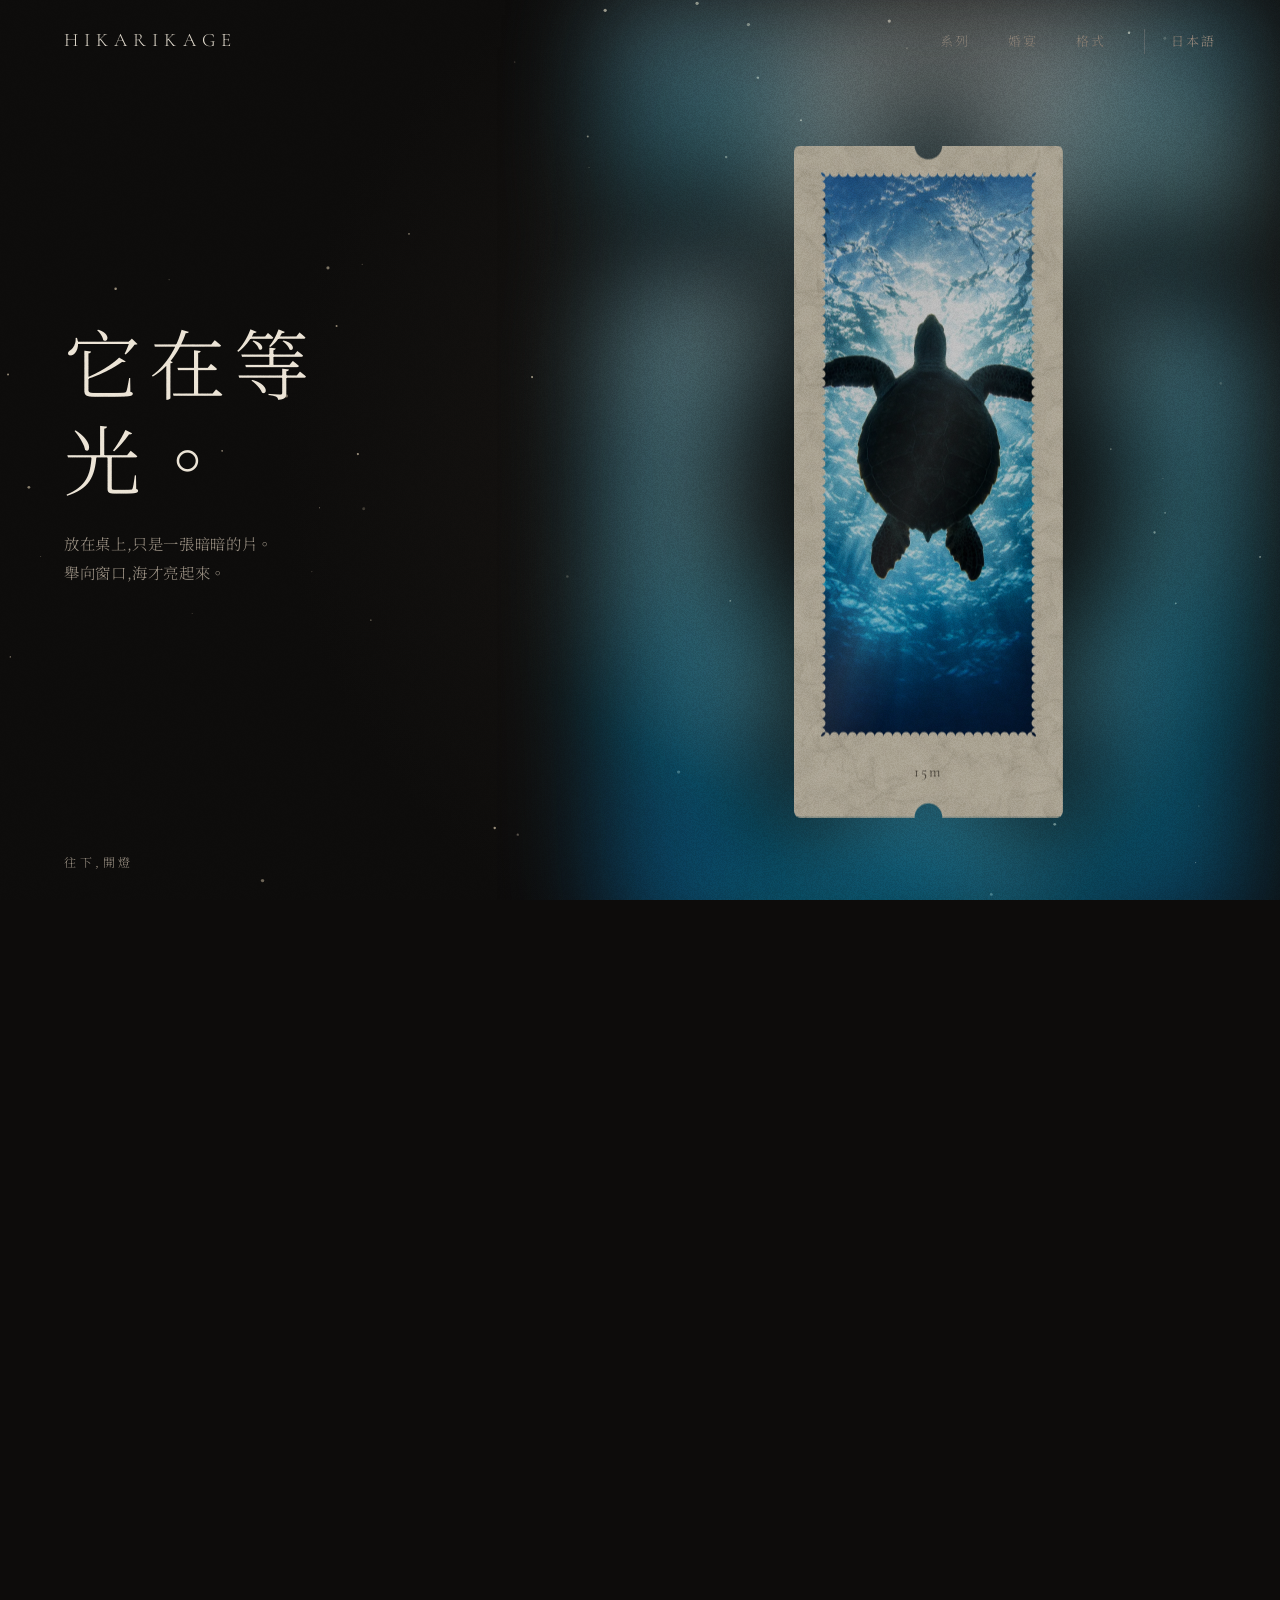
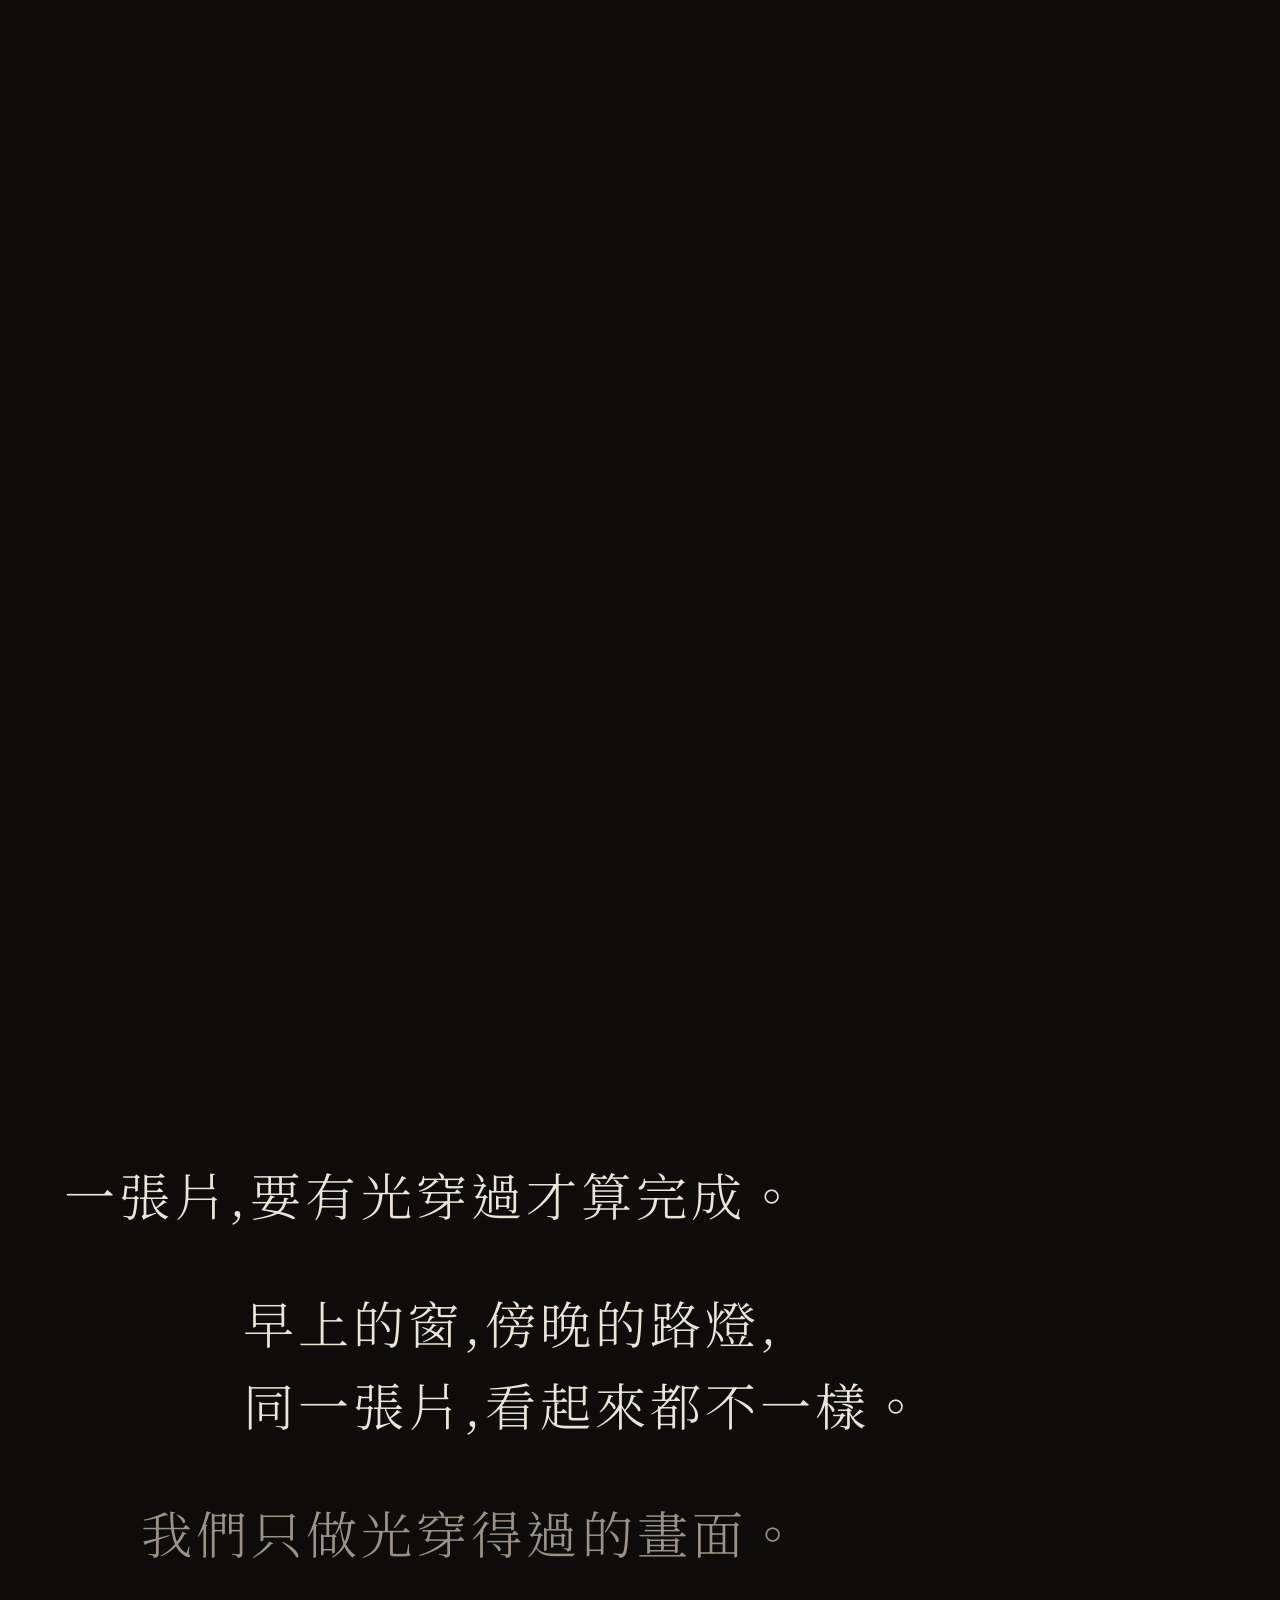
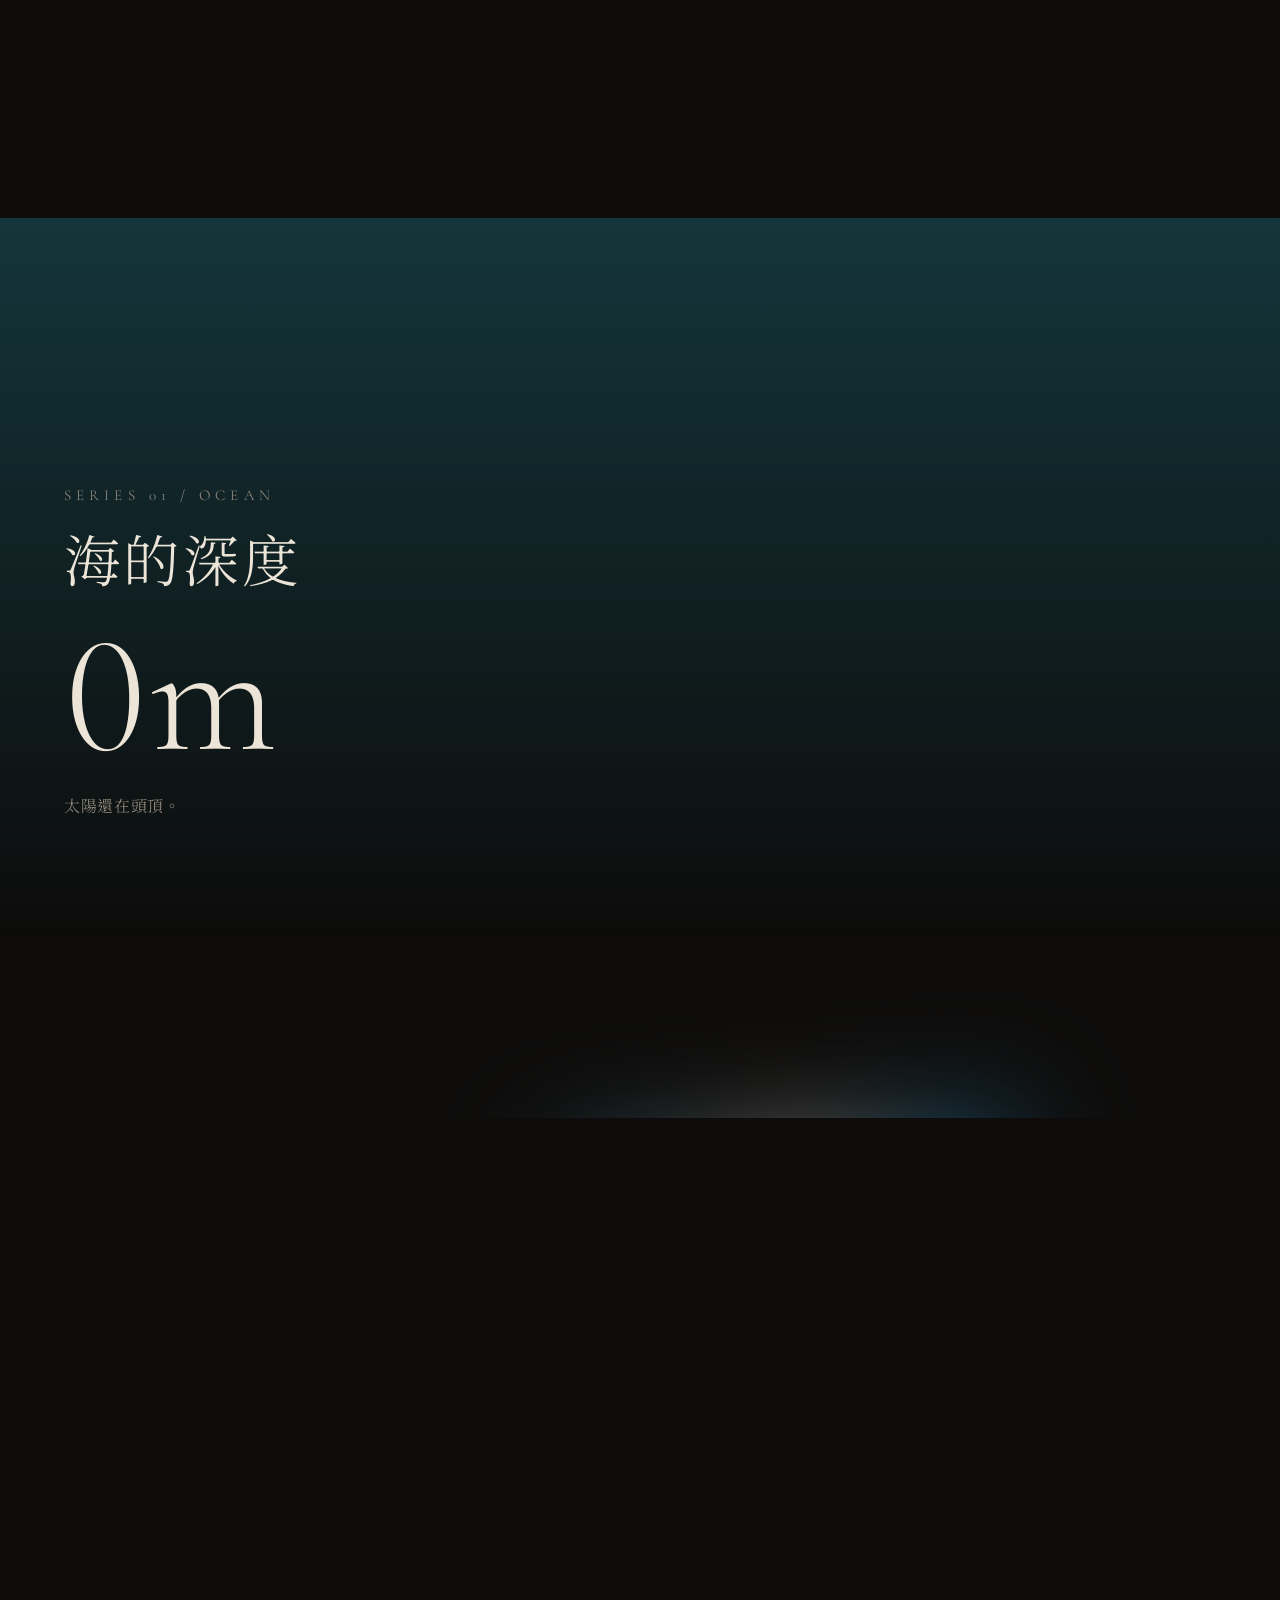
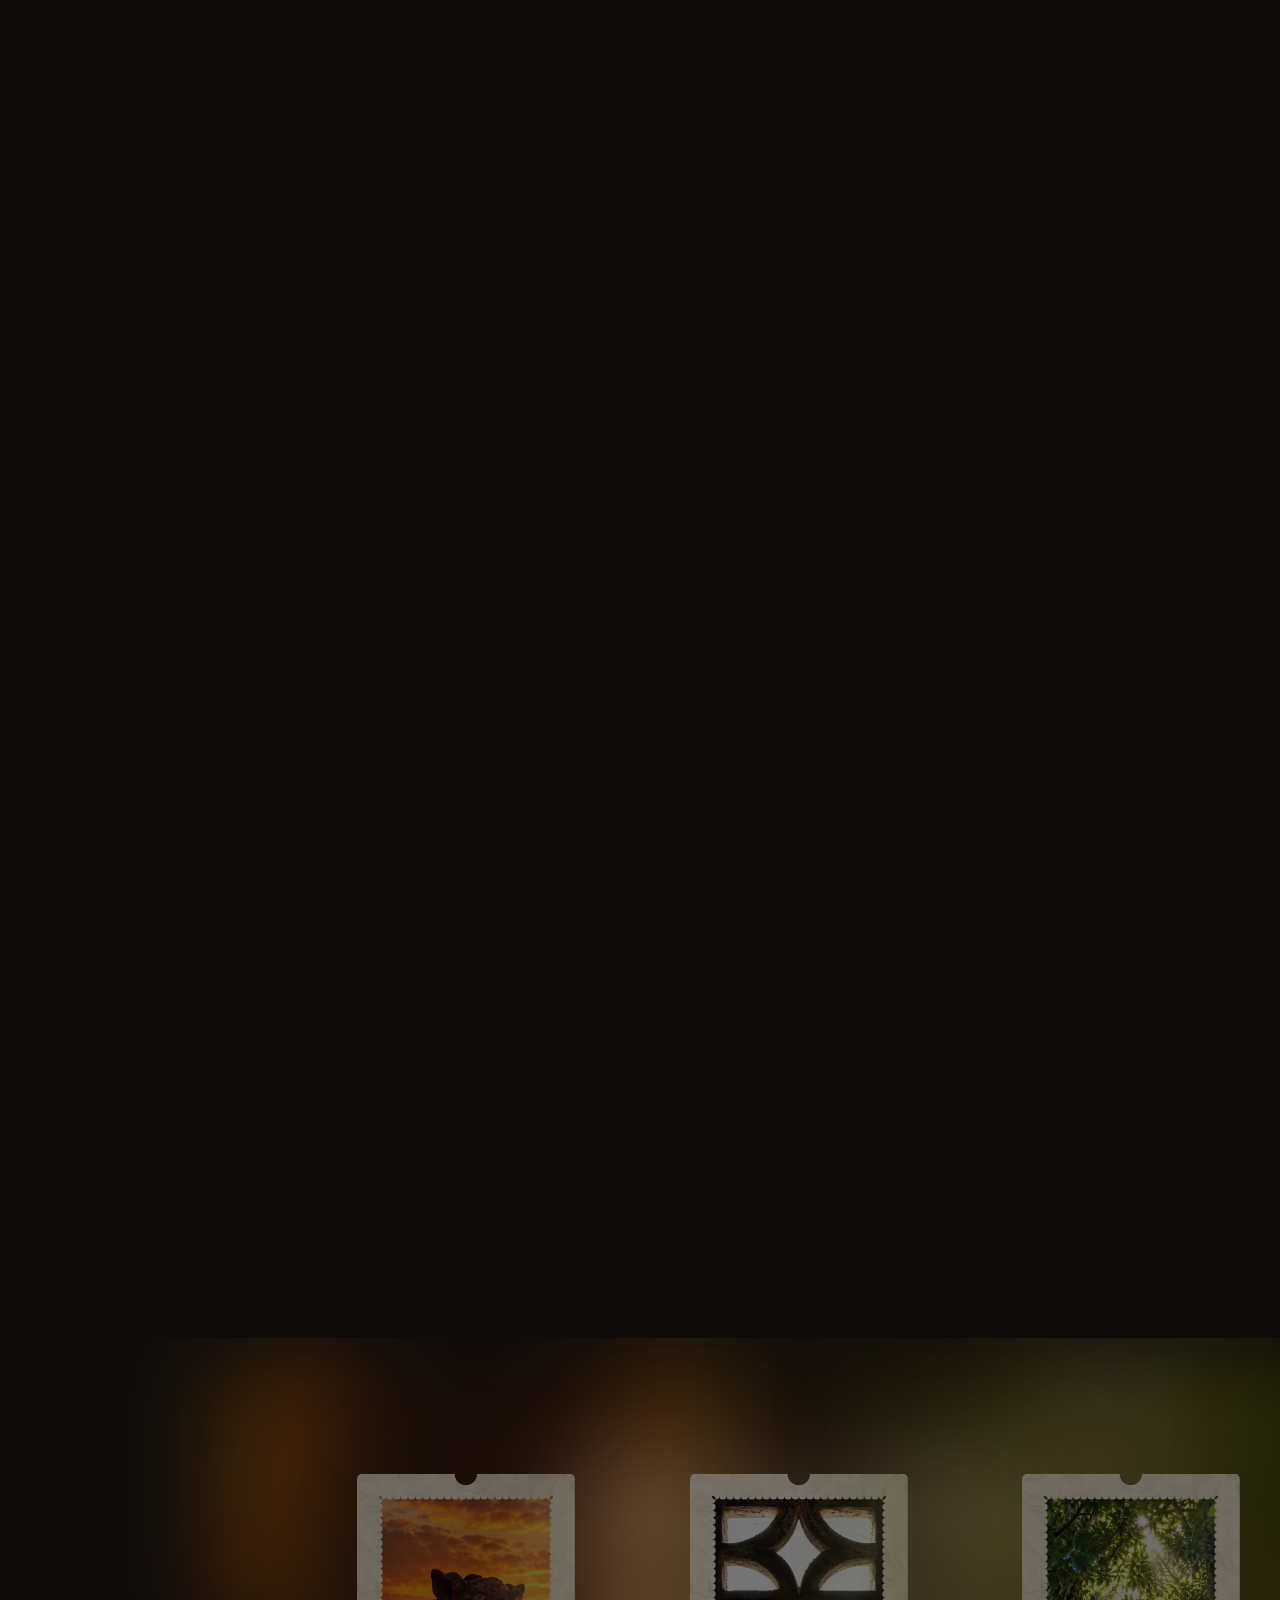
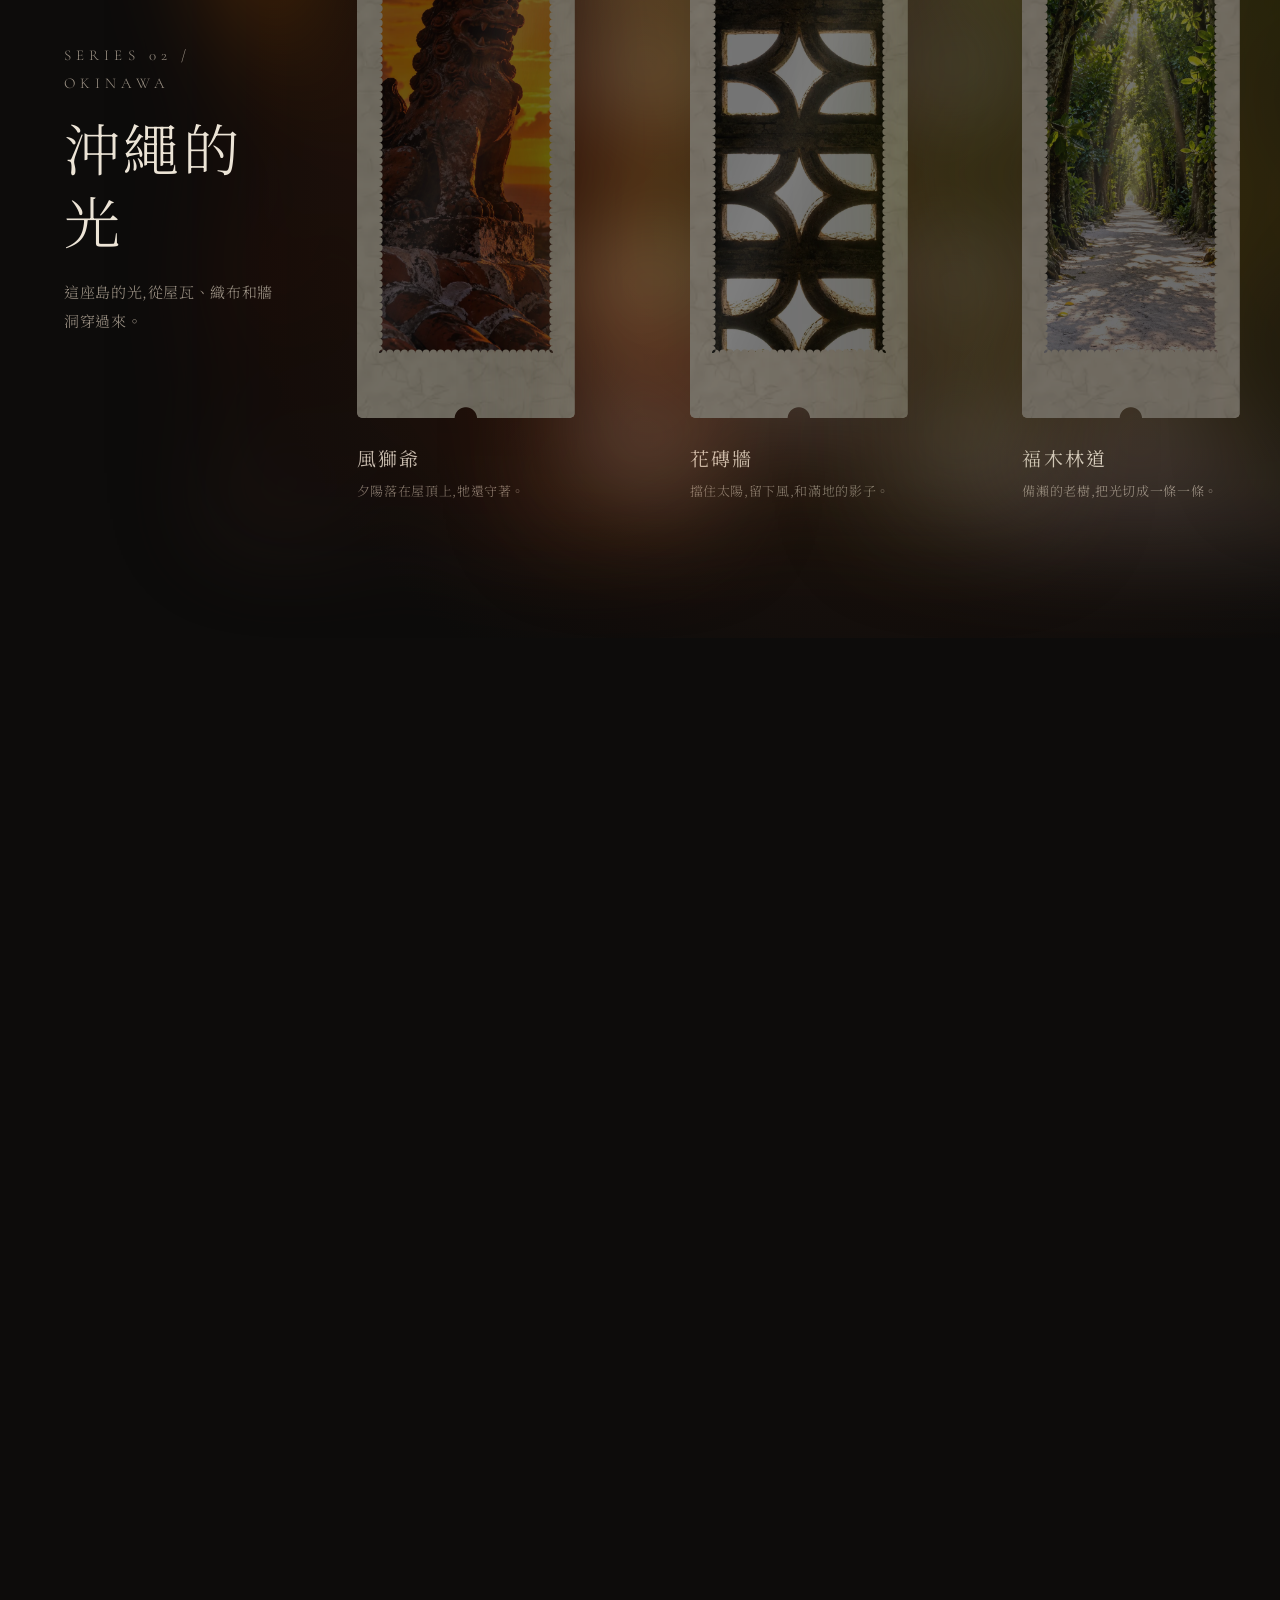
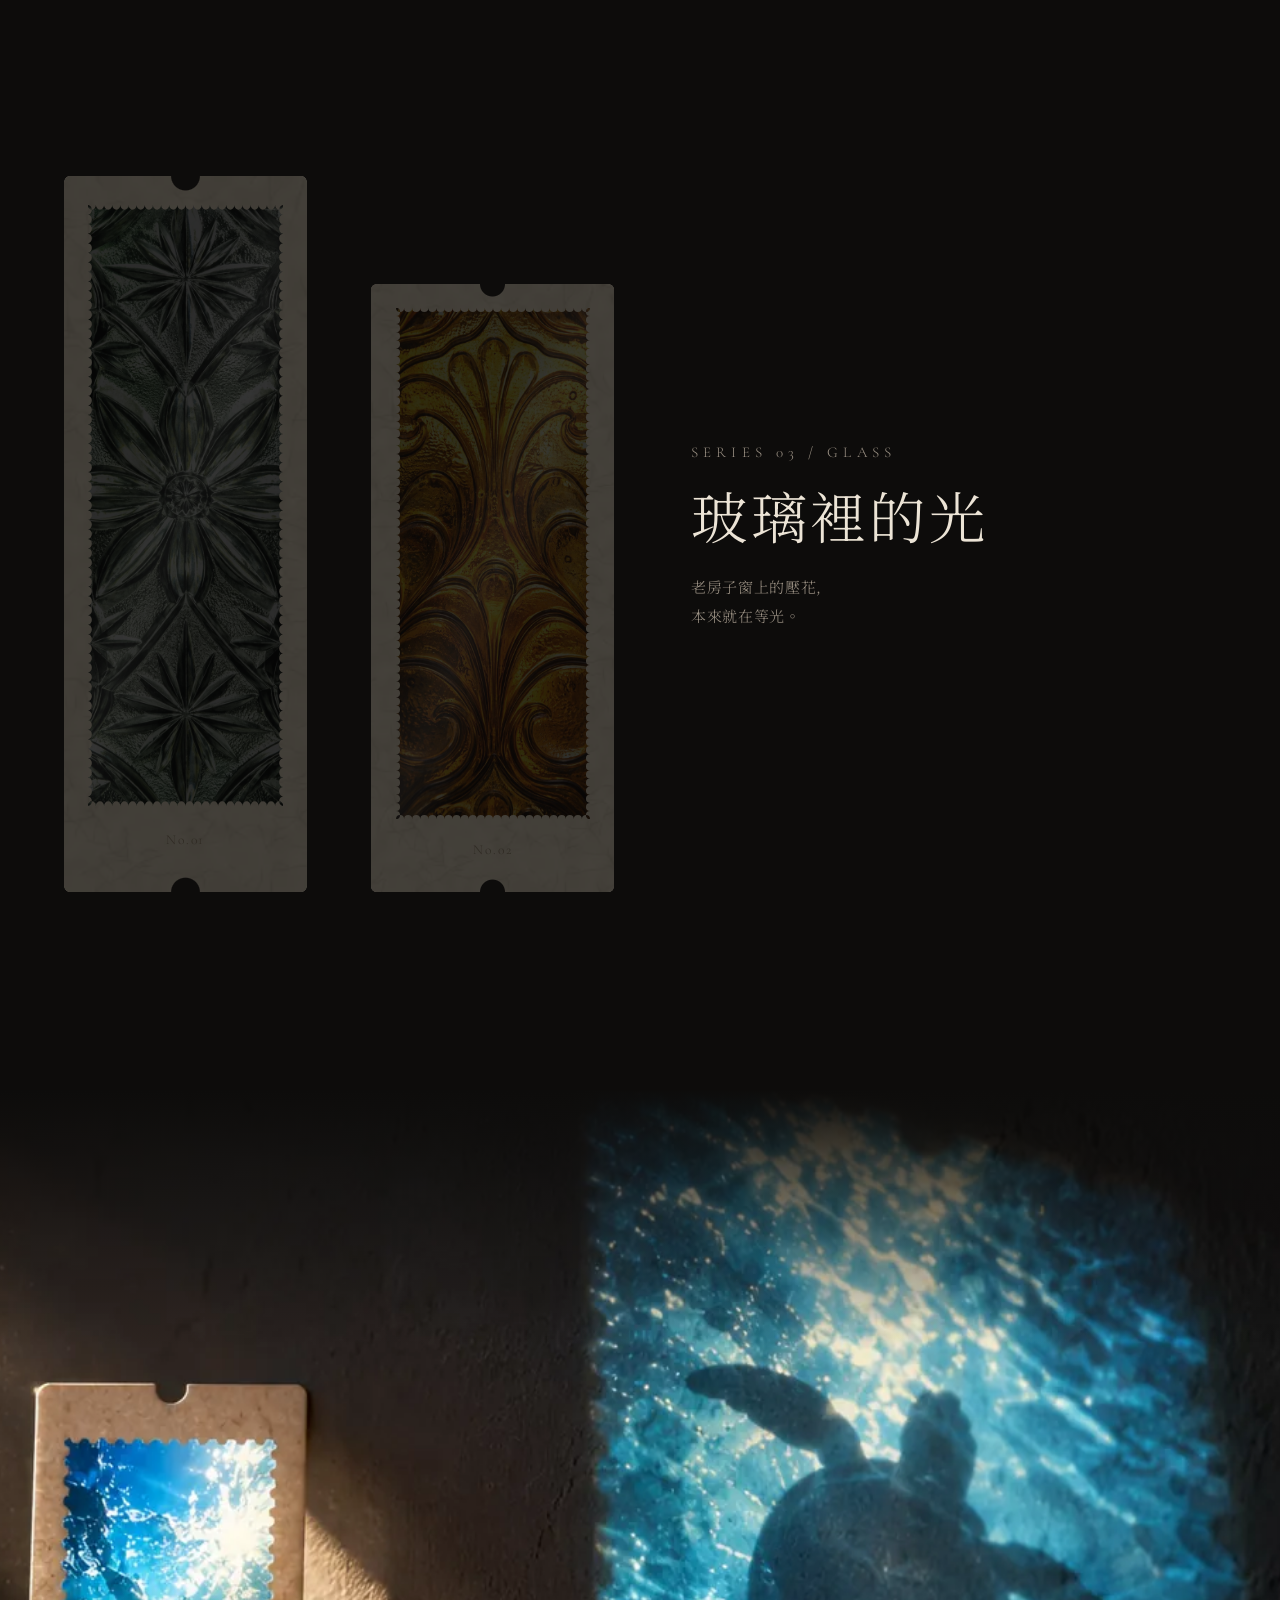
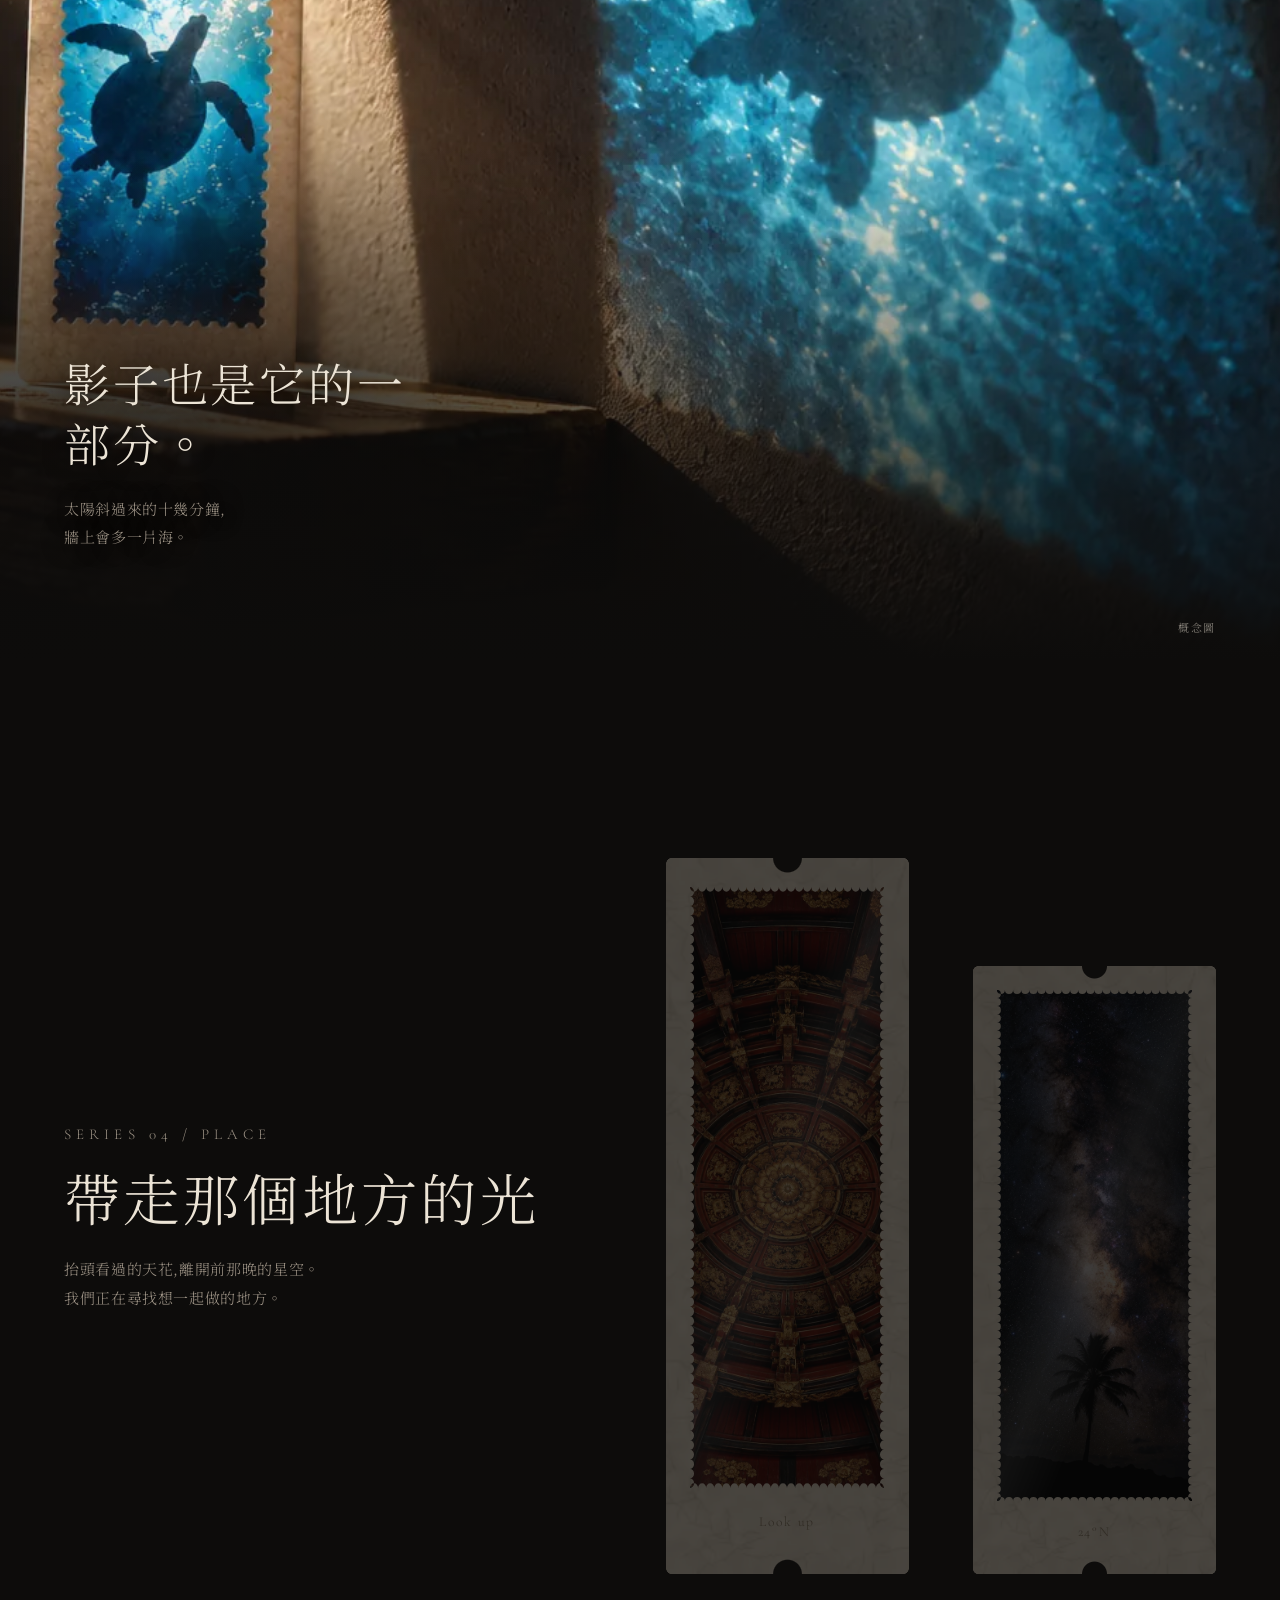
<file: site/index.html>
<!doctype html>
<html lang="zh-Hant" data-assets="assets/">
<head>
<meta charset="utf-8">
<meta name="viewport" content="width=device-width, initial-scale=1">
<title>Hikarikage 光影</title>
<meta name="description" content="透光反轉片。舉向光的時候,畫面才亮起來。">
<meta property="og:title" content="Hikarikage 光影">
<meta property="og:description" content="透光反轉片。舉向光的時候,畫面才亮起來。">
<link rel="alternate" hreflang="zh-Hant" href="https://sssunwl.github.io/hikarikage/">
<link rel="alternate" hreflang="ja" href="https://sssunwl.github.io/hikarikage/ja/">
<link rel="icon" href="assets/icon.svg">
<link rel="preconnect" href="https://fonts.googleapis.com">
<link rel="preconnect" href="https://fonts.gstatic.com" crossorigin>
<link href="https://fonts.googleapis.com/css2?family=Cormorant+Garamond:wght@300;400&family=Noto+Serif+TC:wght@300;400&display=swap" rel="stylesheet">
<link rel="stylesheet" href="assets/style.css">
<script>document.documentElement.classList.add('js')</script>
</head>
<body>
<div class="grain"></div>
<div class="torch"></div>

<nav class="nav">
  <a class="nav__brand" href="./">HIKARIKAGE</a>
  <div class="nav__links">
    <a href="./#sea">系列</a>
    <a href="./wedding/">婚宴</a>
    <a href="./formats/">格式</a>
    <a class="nav__lang" href="ja/" hreflang="ja">日本語</a>
  </div>
</nav>

<main>
  <section class="hero">
    <div class="hero__stick">
      <div class="hero__beam"></div>
      <canvas class="hero__dust"></canvas>
      <div class="hero__text">
        <div class="hero__swap">
          <div class="hero__before">
            <h1>它在等光。</h1>
            <p class="hero__sub">放在桌上,只是一張暗暗的片。<br>舉向窗口,海才亮起來。</p>
          </div>
          <div class="hero__after">
            <strong>Hikarikage</strong>
            <span>光影 ひかりかげ</span>
          </div>
        </div>
      </div>
      <div class="hero__card">
        <div data-film="f_turtle" data-lit="hero" data-label="15m" data-alt="海的深度"></div>
      </div>
      <div class="hero__cue">往下,開燈</div>
    </div>
  </section>

  <section class="words">
    <p class="reveal">一張片,要有光穿過才算完成。</p>
    <p class="reveal">早上的窗,傍晚的路燈,<br>同一張片,看起來都不一樣。</p>
    <p class="reveal">我們只做光穿得過的畫面。</p>
  </section>

  <section class="depth" id="sea">
    <div class="depth__stick">
      <div>
        <div class="kicker">SERIES 01 / OCEAN</div>
        <h2 class="section-title">海的深度</h2>
        <div class="depth__meter" aria-live="off">0m</div>
        <p class="depth__line">太陽還在頭頂。</p>
      </div>
      <div class="depth__fan">
        <div data-film="f_sun" data-lit="depth" data-m="0m" data-line="太陽還在頭頂。" data-label="0m" data-alt="0m"></div>
        <div data-film="f_fish" data-lit="depth" data-m="5m" data-line="魚群轉身,水面碎成一片。" data-label="5m" data-alt="5m"></div>
        <div data-film="f_turtle" data-lit="depth" data-m="15m" data-line="海龜從光裡經過,沒有回頭。" data-label="15m" data-alt="15m"></div>
        <div data-film="f_manta" data-lit="depth" data-m="30m" data-line="光快用完了,牠還在往上。" data-label="30m" data-alt="30m"></div>
      </div>
    </div>
  </section>

  <section class="strip" id="okinawa">
    <div class="strip__stick">
      <div class="strip__head">
        <div class="kicker">SERIES 02 / OKINAWA</div>
        <h2 class="section-title">沖繩的光</h2>
        <p class="body">這座島的光,從屋瓦、織布和牆洞穿過來。</p>
      </div>
      <div class="strip__row"><figure class="strip__item"><div data-film="f_shisa" data-lit="strip" data-alt="風獅爺"></div><figcaption><b>風獅爺</b><span>夕陽落在屋頂上,牠還守著。</span></figcaption></figure><figure class="strip__item"><div data-film="f_hanablock" data-lit="strip" data-alt="花磚牆"></div><figcaption><b>花磚牆</b><span>擋住太陽,留下風,和滿地的影子。</span></figcaption></figure><figure class="strip__item"><div data-film="f_fukugi" data-lit="strip" data-alt="福木林道"></div><figcaption><b>福木林道</b><span>備瀨的老樹,把光切成一條一條。</span></figcaption></figure><figure class="strip__item"><div data-film="f_bingata" data-lit="strip" data-alt="紅型"></div><figcaption><b>紅型</b><span>布對著窗,顏色才醒過來。</span></figcaption></figure><figure class="strip__item"><div data-film="f_minsa" data-lit="strip" data-alt="MINSA 織"></div><figcaption><b>MINSA 織</b><span>五格和四格,織的是一輩子。</span></figcaption></figure><figure class="strip__item"><div data-film="f_ryukyu" data-lit="strip" data-alt="琉球玻璃"></div><figcaption><b>琉球玻璃</b><span>氣泡是吹玻璃時留下的呼吸。</span></figcaption></figure><figure class="strip__item"><div data-film="f_eisa" data-lit="strip" data-alt="太鼓舞"></div><figcaption><b>太鼓舞</b><span>舊盆的夜晚,鼓聲先到。</span></figcaption></figure><figure class="strip__item"><div data-film="f_sabani" data-lit="strip" data-alt="海人木舟"></div><figcaption><b>海人木舟</b><span>太陽落下前,最後一艘回港。</span></figcaption></figure></div>
    </div>
  </section>

  <section class="pair">
    <div class="pair__media">
      <div data-film="f_showa" data-label="No.01" data-alt="玻璃裡的光" class="reveal"></div>
      <div data-film="f_amber" data-label="No.02" data-alt="玻璃裡的光" class="reveal" style="--i:1"></div>
    </div>
    <div>
      <div class="kicker reveal">SERIES 03 / GLASS</div>
      <h2 class="section-title reveal">玻璃裡的光</h2>
      <p class="body reveal">老房子窗上的壓花,<br>本來就在等光。</p>
    </div>
  </section>

  <section class="scene">
    <img src="assets/scene/s_wall.webp" alt="影子也是它的一部分。" loading="lazy">
    <div class="scene__text">
      <h2 class="reveal">影子也是它的一部分。</h2>
      <p class="body reveal">太陽斜過來的十幾分鐘,<br>牆上會多一片海。</p>
    </div>
    <div class="scene__note">概念圖</div>
  </section>

  <section class="pair pair--flip">
    <div class="pair__media">
      <div data-film="f_ceiling" data-label="Look up" data-alt="帶走那個地方的光" class="reveal"></div>
      <div data-film="f_stars" data-label="24&deg;N" data-alt="帶走那個地方的光" class="reveal" style="--i:1"></div>
    </div>
    <div>
      <div class="kicker reveal">SERIES 04 / PLACE</div>
      <h2 class="section-title reveal">帶走那個地方的光</h2>
      <p class="body reveal">抬頭看過的天花,離開前那晚的星空。<br>我們正在尋找想一起做的地方。</p>
    </div>
  </section>

  <section class="fmt-link">
    <div>
      <div class="kicker reveal">FORMATS</div>
      <h2 class="section-title reveal">一道光,十六種形狀</h2>
      <p class="body reveal">書籤、票根、明信片、月曆、地圖。</p>
      <a class="more reveal" href="formats/">看全部格式</a>
    </div>
    <div class="fmt-link__cards">
      <figure class="fmt"><div class="card" data-card role="img" aria-label="全景 150×100mm" style="--cw:150;--ch:100"><div class="card__cast" style="background-image:url('assets/wide/l_sea.webp')"></div><div class="card__body"></div><div class="card__win" style="left:7.667%;top:10.000%;width:84.667%;height:39.000%;-webkit-mask-image:url('data:image/svg+xml,%3Csvg%20xmlns%3D%22http%3A//www.w3.org/2000/svg%22%20viewBox%3D%220%200%20127%2039%22%20preserveAspectRatio%3D%22none%22%3E%3Cpath%20d%3D%22M0%200a0.992%200.992%200%200%200%201.984%200a0.992%200.992%200%200%200%201.984%200a0.992%200.992%200%200%200%201.984%200a0.992%200.992%200%200%200%201.984%200a0.992%200.992%200%200%200%201.984%200a0.992%200.992%200%200%200%201.984%200a0.992%200.992%200%200%200%201.984%200a0.992%200.992%200%200%200%201.984%200a0.992%200.992%200%200%200%201.984%200a0.992%200.992%200%200%200%201.984%200a0.992%200.992%200%200%200%201.984%200a0.992%200.992%200%200%200%201.984%200a0.992%200.992%200%200%200%201.984%200a0.992%200.992%200%200%200%201.984%200a0.992%200.992%200%200%200%201.984%200a0.992%200.992%200%200%200%201.984%200a0.992%200.992%200%200%200%201.984%200a0.992%200.992%200%200%200%201.984%200a0.992%200.992%200%200%200%201.984%200a0.992%200.992%200%200%200%201.984%200a0.992%200.992%200%200%200%201.984%200a0.992%200.992%200%200%200%201.984%200a0.992%200.992%200%200%200%201.984%200a0.992%200.992%200%200%200%201.984%200a0.992%200.992%200%200%200%201.984%200a0.992%200.992%200%200%200%201.984%200a0.992%200.992%200%200%200%201.984%200a0.992%200.992%200%200%200%201.984%200a0.992%200.992%200%200%200%201.984%200a0.992%200.992%200%200%200%201.984%200a0.992%200.992%200%200%200%201.984%200a0.992%200.992%200%200%200%201.984%200a0.992%200.992%200%200%200%201.984%200a0.992%200.992%200%200%200%201.984%200a0.992%200.992%200%200%200%201.984%200a0.992%200.992%200%200%200%201.984%200a0.992%200.992%200%200%200%201.984%200a0.992%200.992%200%200%200%201.984%200a0.992%200.992%200%200%200%201.984%200a0.992%200.992%200%200%200%201.984%200a0.992%200.992%200%200%200%201.984%200a0.992%200.992%200%200%200%201.984%200a0.992%200.992%200%200%200%201.984%200a0.992%200.992%200%200%200%201.984%200a0.992%200.992%200%200%200%201.984%200a0.992%200.992%200%200%200%201.984%200a0.992%200.992%200%200%200%201.984%200a0.992%200.992%200%200%200%201.984%200a0.992%200.992%200%200%200%201.984%200a0.992%200.992%200%200%200%201.984%200a0.992%200.992%200%200%200%201.984%200a0.992%200.992%200%200%200%201.984%200a0.992%200.992%200%200%200%201.984%200a0.992%200.992%200%200%200%201.984%200a0.992%200.992%200%200%200%201.984%200a0.992%200.992%200%200%200%201.984%200a0.992%200.992%200%200%200%201.984%200a0.992%200.992%200%200%200%201.984%200a0.992%200.992%200%200%200%201.984%200a0.992%200.992%200%200%200%201.984%200a0.992%200.992%200%200%200%201.984%200a0.992%200.992%200%200%200%201.984%200a0.992%200.992%200%200%200%201.984%200a0.992%200.992%200%200%200%201.984%200a0.975%200.975%200%200%200%200%201.950a0.975%200.975%200%200%200%200%201.950a0.975%200.975%200%200%200%200%201.950a0.975%200.975%200%200%200%200%201.950a0.975%200.975%200%200%200%200%201.950a0.975%200.975%200%200%200%200%201.950a0.975%200.975%200%200%200%200%201.950a0.975%200.975%200%200%200%200%201.950a0.975%200.975%200%200%200%200%201.950a0.975%200.975%200%200%200%200%201.950a0.975%200.975%200%200%200%200%201.950a0.975%200.975%200%200%200%200%201.950a0.975%200.975%200%200%200%200%201.950a0.975%200.975%200%200%200%200%201.950a0.975%200.975%200%200%200%200%201.950a0.975%200.975%200%200%200%200%201.950a0.975%200.975%200%200%200%200%201.950a0.975%200.975%200%200%200%200%201.950a0.975%200.975%200%200%200%200%201.950a0.975%200.975%200%200%200%200%201.950a0.992%200.992%200%200%200%20-1.984%200a0.992%200.992%200%200%200%20-1.984%200a0.992%200.992%200%200%200%20-1.984%200a0.992%200.992%200%200%200%20-1.984%200a0.992%200.992%200%200%200%20-1.984%200a0.992%200.992%200%200%200%20-1.984%200a0.992%200.992%200%200%200%20-1.984%200a0.992%200.992%200%200%200%20-1.984%200a0.992%200.992%200%200%200%20-1.984%200a0.992%200.992%200%200%200%20-1.984%200a0.992%200.992%200%200%200%20-1.984%200a0.992%200.992%200%200%200%20-1.984%200a0.992%200.992%200%200%200%20-1.984%200a0.992%200.992%200%200%200%20-1.984%200a0.992%200.992%200%200%200%20-1.984%200a0.992%200.992%200%200%200%20-1.984%200a0.992%200.992%200%200%200%20-1.984%200a0.992%200.992%200%200%200%20-1.984%200a0.992%200.992%200%200%200%20-1.984%200a0.992%200.992%200%200%200%20-1.984%200a0.992%200.992%200%200%200%20-1.984%200a0.992%200.992%200%200%200%20-1.984%200a0.992%200.992%200%200%200%20-1.984%200a0.992%200.992%200%200%200%20-1.984%200a0.992%200.992%200%200%200%20-1.984%200a0.992%200.992%200%200%200%20-1.984%200a0.992%200.992%200%200%200%20-1.984%200a0.992%200.992%200%200%200%20-1.984%200a0.992%200.992%200%200%200%20-1.984%200a0.992%200.992%200%200%200%20-1.984%200a0.992%200.992%200%200%200%20-1.984%200a0.992%200.992%200%200%200%20-1.984%200a0.992%200.992%200%200%200%20-1.984%200a0.992%200.992%200%200%200%20-1.984%200a0.992%200.992%200%200%200%20-1.984%200a0.992%200.992%200%200%200%20-1.984%200a0.992%200.992%200%200%200%20-1.984%200a0.992%200.992%200%200%200%20-1.984%200a0.992%200.992%200%200%200%20-1.984%200a0.992%200.992%200%200%200%20-1.984%200a0.992%200.992%200%200%200%20-1.984%200a0.992%200.992%200%200%200%20-1.984%200a0.992%200.992%200%200%200%20-1.984%200a0.992%200.992%200%200%200%20-1.984%200a0.992%200.992%200%200%200%20-1.984%200a0.992%200.992%200%200%200%20-1.984%200a0.992%200.992%200%200%200%20-1.984%200a0.992%200.992%200%200%200%20-1.984%200a0.992%200.992%200%200%200%20-1.984%200a0.992%200.992%200%200%200%20-1.984%200a0.992%200.992%200%200%200%20-1.984%200a0.992%200.992%200%200%200%20-1.984%200a0.992%200.992%200%200%200%20-1.984%200a0.992%200.992%200%200%200%20-1.984%200a0.992%200.992%200%200%200%20-1.984%200a0.992%200.992%200%200%200%20-1.984%200a0.992%200.992%200%200%200%20-1.984%200a0.992%200.992%200%200%200%20-1.984%200a0.992%200.992%200%200%200%20-1.984%200a0.992%200.992%200%200%200%20-1.984%200a0.992%200.992%200%200%200%20-1.984%200a0.992%200.992%200%200%200%20-1.984%200a0.992%200.992%200%200%200%20-1.984%200a0.992%200.992%200%200%200%20-1.984%200a0.975%200.975%200%200%200%200%20-1.950a0.975%200.975%200%200%200%200%20-1.950a0.975%200.975%200%200%200%200%20-1.950a0.975%200.975%200%200%200%200%20-1.950a0.975%200.975%200%200%200%200%20-1.950a0.975%200.975%200%200%200%200%20-1.950a0.975%200.975%200%200%200%200%20-1.950a0.975%200.975%200%200%200%200%20-1.950a0.975%200.975%200%200%200%200%20-1.950a0.975%200.975%200%200%200%200%20-1.950a0.975%200.975%200%200%200%200%20-1.950a0.975%200.975%200%200%200%200%20-1.950a0.975%200.975%200%200%200%200%20-1.950a0.975%200.975%200%200%200%200%20-1.950a0.975%200.975%200%200%200%200%20-1.950a0.975%200.975%200%200%200%200%20-1.950a0.975%200.975%200%200%200%200%20-1.950a0.975%200.975%200%200%200%200%20-1.950a0.975%200.975%200%200%200%200%20-1.950a0.975%200.975%200%200%200%200%20-1.950Z%22/%3E%3C/svg%3E');mask-image:url('data:image/svg+xml,%3Csvg%20xmlns%3D%22http%3A//www.w3.org/2000/svg%22%20viewBox%3D%220%200%20127%2039%22%20preserveAspectRatio%3D%22none%22%3E%3Cpath%20d%3D%22M0%200a0.992%200.992%200%200%200%201.984%200a0.992%200.992%200%200%200%201.984%200a0.992%200.992%200%200%200%201.984%200a0.992%200.992%200%200%200%201.984%200a0.992%200.992%200%200%200%201.984%200a0.992%200.992%200%200%200%201.984%200a0.992%200.992%200%200%200%201.984%200a0.992%200.992%200%200%200%201.984%200a0.992%200.992%200%200%200%201.984%200a0.992%200.992%200%200%200%201.984%200a0.992%200.992%200%200%200%201.984%200a0.992%200.992%200%200%200%201.984%200a0.992%200.992%200%200%200%201.984%200a0.992%200.992%200%200%200%201.984%200a0.992%200.992%200%200%200%201.984%200a0.992%200.992%200%200%200%201.984%200a0.992%200.992%200%200%200%201.984%200a0.992%200.992%200%200%200%201.984%200a0.992%200.992%200%200%200%201.984%200a0.992%200.992%200%200%200%201.984%200a0.992%200.992%200%200%200%201.984%200a0.992%200.992%200%200%200%201.984%200a0.992%200.992%200%200%200%201.984%200a0.992%200.992%200%200%200%201.984%200a0.992%200.992%200%200%200%201.984%200a0.992%200.992%200%200%200%201.984%200a0.992%200.992%200%200%200%201.984%200a0.992%200.992%200%200%200%201.984%200a0.992%200.992%200%200%200%201.984%200a0.992%200.992%200%200%200%201.984%200a0.992%200.992%200%200%200%201.984%200a0.992%200.992%200%200%200%201.984%200a0.992%200.992%200%200%200%201.984%200a0.992%200.992%200%200%200%201.984%200a0.992%200.992%200%200%200%201.984%200a0.992%200.992%200%200%200%201.984%200a0.992%200.992%200%200%200%201.984%200a0.992%200.992%200%200%200%201.984%200a0.992%200.992%200%200%200%201.984%200a0.992%200.992%200%200%200%201.984%200a0.992%200.992%200%200%200%201.984%200a0.992%200.992%200%200%200%201.984%200a0.992%200.992%200%200%200%201.984%200a0.992%200.992%200%200%200%201.984%200a0.992%200.992%200%200%200%201.984%200a0.992%200.992%200%200%200%201.984%200a0.992%200.992%200%200%200%201.984%200a0.992%200.992%200%200%200%201.984%200a0.992%200.992%200%200%200%201.984%200a0.992%200.992%200%200%200%201.984%200a0.992%200.992%200%200%200%201.984%200a0.992%200.992%200%200%200%201.984%200a0.992%200.992%200%200%200%201.984%200a0.992%200.992%200%200%200%201.984%200a0.992%200.992%200%200%200%201.984%200a0.992%200.992%200%200%200%201.984%200a0.992%200.992%200%200%200%201.984%200a0.992%200.992%200%200%200%201.984%200a0.992%200.992%200%200%200%201.984%200a0.992%200.992%200%200%200%201.984%200a0.992%200.992%200%200%200%201.984%200a0.992%200.992%200%200%200%201.984%200a0.992%200.992%200%200%200%201.984%200a0.992%200.992%200%200%200%201.984%200a0.975%200.975%200%200%200%200%201.950a0.975%200.975%200%200%200%200%201.950a0.975%200.975%200%200%200%200%201.950a0.975%200.975%200%200%200%200%201.950a0.975%200.975%200%200%200%200%201.950a0.975%200.975%200%200%200%200%201.950a0.975%200.975%200%200%200%200%201.950a0.975%200.975%200%200%200%200%201.950a0.975%200.975%200%200%200%200%201.950a0.975%200.975%200%200%200%200%201.950a0.975%200.975%200%200%200%200%201.950a0.975%200.975%200%200%200%200%201.950a0.975%200.975%200%200%200%200%201.950a0.975%200.975%200%200%200%200%201.950a0.975%200.975%200%200%200%200%201.950a0.975%200.975%200%200%200%200%201.950a0.975%200.975%200%200%200%200%201.950a0.975%200.975%200%200%200%200%201.950a0.975%200.975%200%200%200%200%201.950a0.975%200.975%200%200%200%200%201.950a0.992%200.992%200%200%200%20-1.984%200a0.992%200.992%200%200%200%20-1.984%200a0.992%200.992%200%200%200%20-1.984%200a0.992%200.992%200%200%200%20-1.984%200a0.992%200.992%200%200%200%20-1.984%200a0.992%200.992%200%200%200%20-1.984%200a0.992%200.992%200%200%200%20-1.984%200a0.992%200.992%200%200%200%20-1.984%200a0.992%200.992%200%200%200%20-1.984%200a0.992%200.992%200%200%200%20-1.984%200a0.992%200.992%200%200%200%20-1.984%200a0.992%200.992%200%200%200%20-1.984%200a0.992%200.992%200%200%200%20-1.984%200a0.992%200.992%200%200%200%20-1.984%200a0.992%200.992%200%200%200%20-1.984%200a0.992%200.992%200%200%200%20-1.984%200a0.992%200.992%200%200%200%20-1.984%200a0.992%200.992%200%200%200%20-1.984%200a0.992%200.992%200%200%200%20-1.984%200a0.992%200.992%200%200%200%20-1.984%200a0.992%200.992%200%200%200%20-1.984%200a0.992%200.992%200%200%200%20-1.984%200a0.992%200.992%200%200%200%20-1.984%200a0.992%200.992%200%200%200%20-1.984%200a0.992%200.992%200%200%200%20-1.984%200a0.992%200.992%200%200%200%20-1.984%200a0.992%200.992%200%200%200%20-1.984%200a0.992%200.992%200%200%200%20-1.984%200a0.992%200.992%200%200%200%20-1.984%200a0.992%200.992%200%200%200%20-1.984%200a0.992%200.992%200%200%200%20-1.984%200a0.992%200.992%200%200%200%20-1.984%200a0.992%200.992%200%200%200%20-1.984%200a0.992%200.992%200%200%200%20-1.984%200a0.992%200.992%200%200%200%20-1.984%200a0.992%200.992%200%200%200%20-1.984%200a0.992%200.992%200%200%200%20-1.984%200a0.992%200.992%200%200%200%20-1.984%200a0.992%200.992%200%200%200%20-1.984%200a0.992%200.992%200%200%200%20-1.984%200a0.992%200.992%200%200%200%20-1.984%200a0.992%200.992%200%200%200%20-1.984%200a0.992%200.992%200%200%200%20-1.984%200a0.992%200.992%200%200%200%20-1.984%200a0.992%200.992%200%200%200%20-1.984%200a0.992%200.992%200%200%200%20-1.984%200a0.992%200.992%200%200%200%20-1.984%200a0.992%200.992%200%200%200%20-1.984%200a0.992%200.992%200%200%200%20-1.984%200a0.992%200.992%200%200%200%20-1.984%200a0.992%200.992%200%200%200%20-1.984%200a0.992%200.992%200%200%200%20-1.984%200a0.992%200.992%200%200%200%20-1.984%200a0.992%200.992%200%200%200%20-1.984%200a0.992%200.992%200%200%200%20-1.984%200a0.992%200.992%200%200%200%20-1.984%200a0.992%200.992%200%200%200%20-1.984%200a0.992%200.992%200%200%200%20-1.984%200a0.992%200.992%200%200%200%20-1.984%200a0.992%200.992%200%200%200%20-1.984%200a0.992%200.992%200%200%200%20-1.984%200a0.992%200.992%200%200%200%20-1.984%200a0.992%200.992%200%200%200%20-1.984%200a0.992%200.992%200%200%200%20-1.984%200a0.975%200.975%200%200%200%200%20-1.950a0.975%200.975%200%200%200%200%20-1.950a0.975%200.975%200%200%200%200%20-1.950a0.975%200.975%200%200%200%200%20-1.950a0.975%200.975%200%200%200%200%20-1.950a0.975%200.975%200%200%200%200%20-1.950a0.975%200.975%200%200%200%200%20-1.950a0.975%200.975%200%200%200%200%20-1.950a0.975%200.975%200%200%200%200%20-1.950a0.975%200.975%200%200%200%200%20-1.950a0.975%200.975%200%200%200%200%20-1.950a0.975%200.975%200%200%200%200%20-1.950a0.975%200.975%200%200%200%200%20-1.950a0.975%200.975%200%200%200%200%20-1.950a0.975%200.975%200%200%200%200%20-1.950a0.975%200.975%200%200%200%200%20-1.950a0.975%200.975%200%200%200%200%20-1.950a0.975%200.975%200%200%200%200%20-1.950a0.975%200.975%200%200%200%200%20-1.950a0.975%200.975%200%200%200%200%20-1.950Z%22/%3E%3C/svg%3E');"><img src="assets/wide/l_sea.webp" alt="" loading="lazy"></div><div class="card__text big" style="left:7.667%;top:58.000%;width:84.667%">East China Sea</div><div class="card__text tiny" style="left:7.667%;top:76.000%;width:84.667%">Last light from Zanpa</div></div><figcaption><b>全景</b><span>150&times;100mm</span><span>窗口 127&times;39mm</span></figcaption></figure>
      <figure class="fmt"><div class="card" data-card role="img" aria-label="書籤 60×120mm" style="--cw:60;--ch:120"><div class="card__cast" style="background-image:url('assets/film/f_turtle.webp')"></div><div class="card__body"></div><div class="card__win" style="left:12.500%;top:8.333%;width:75.000%;height:50.000%;-webkit-mask-image:url('data:image/svg+xml,%3Csvg%20xmlns%3D%22http%3A//www.w3.org/2000/svg%22%20viewBox%3D%220%200%2045%2060%22%20preserveAspectRatio%3D%22none%22%3E%3Cpath%20d%3D%22M0%200a1.023%201.023%200%200%200%202.045%200a1.023%201.023%200%200%200%202.045%200a1.023%201.023%200%200%200%202.045%200a1.023%201.023%200%200%200%202.045%200a1.023%201.023%200%200%200%202.045%200a1.023%201.023%200%200%200%202.045%200a1.023%201.023%200%200%200%202.045%200a1.023%201.023%200%200%200%202.045%200a1.023%201.023%200%200%200%202.045%200a1.023%201.023%200%200%200%202.045%200a1.023%201.023%200%200%200%202.045%200a1.023%201.023%200%200%200%202.045%200a1.023%201.023%200%200%200%202.045%200a1.023%201.023%200%200%200%202.045%200a1.023%201.023%200%200%200%202.045%200a1.023%201.023%200%200%200%202.045%200a1.023%201.023%200%200%200%202.045%200a1.023%201.023%200%200%200%202.045%200a1.023%201.023%200%200%200%202.045%200a1.023%201.023%200%200%200%202.045%200a1.023%201.023%200%200%200%202.045%200a1.023%201.023%200%200%200%202.045%200a1.000%201.000%200%200%200%200%202.000a1.000%201.000%200%200%200%200%202.000a1.000%201.000%200%200%200%200%202.000a1.000%201.000%200%200%200%200%202.000a1.000%201.000%200%200%200%200%202.000a1.000%201.000%200%200%200%200%202.000a1.000%201.000%200%200%200%200%202.000a1.000%201.000%200%200%200%200%202.000a1.000%201.000%200%200%200%200%202.000a1.000%201.000%200%200%200%200%202.000a1.000%201.000%200%200%200%200%202.000a1.000%201.000%200%200%200%200%202.000a1.000%201.000%200%200%200%200%202.000a1.000%201.000%200%200%200%200%202.000a1.000%201.000%200%200%200%200%202.000a1.000%201.000%200%200%200%200%202.000a1.000%201.000%200%200%200%200%202.000a1.000%201.000%200%200%200%200%202.000a1.000%201.000%200%200%200%200%202.000a1.000%201.000%200%200%200%200%202.000a1.000%201.000%200%200%200%200%202.000a1.000%201.000%200%200%200%200%202.000a1.000%201.000%200%200%200%200%202.000a1.000%201.000%200%200%200%200%202.000a1.000%201.000%200%200%200%200%202.000a1.000%201.000%200%200%200%200%202.000a1.000%201.000%200%200%200%200%202.000a1.000%201.000%200%200%200%200%202.000a1.000%201.000%200%200%200%200%202.000a1.000%201.000%200%200%200%200%202.000a1.023%201.023%200%200%200%20-2.045%200a1.023%201.023%200%200%200%20-2.045%200a1.023%201.023%200%200%200%20-2.045%200a1.023%201.023%200%200%200%20-2.045%200a1.023%201.023%200%200%200%20-2.045%200a1.023%201.023%200%200%200%20-2.045%200a1.023%201.023%200%200%200%20-2.045%200a1.023%201.023%200%200%200%20-2.045%200a1.023%201.023%200%200%200%20-2.045%200a1.023%201.023%200%200%200%20-2.045%200a1.023%201.023%200%200%200%20-2.045%200a1.023%201.023%200%200%200%20-2.045%200a1.023%201.023%200%200%200%20-2.045%200a1.023%201.023%200%200%200%20-2.045%200a1.023%201.023%200%200%200%20-2.045%200a1.023%201.023%200%200%200%20-2.045%200a1.023%201.023%200%200%200%20-2.045%200a1.023%201.023%200%200%200%20-2.045%200a1.023%201.023%200%200%200%20-2.045%200a1.023%201.023%200%200%200%20-2.045%200a1.023%201.023%200%200%200%20-2.045%200a1.023%201.023%200%200%200%20-2.045%200a1.000%201.000%200%200%200%200%20-2.000a1.000%201.000%200%200%200%200%20-2.000a1.000%201.000%200%200%200%200%20-2.000a1.000%201.000%200%200%200%200%20-2.000a1.000%201.000%200%200%200%200%20-2.000a1.000%201.000%200%200%200%200%20-2.000a1.000%201.000%200%200%200%200%20-2.000a1.000%201.000%200%200%200%200%20-2.000a1.000%201.000%200%200%200%200%20-2.000a1.000%201.000%200%200%200%200%20-2.000a1.000%201.000%200%200%200%200%20-2.000a1.000%201.000%200%200%200%200%20-2.000a1.000%201.000%200%200%200%200%20-2.000a1.000%201.000%200%200%200%200%20-2.000a1.000%201.000%200%200%200%200%20-2.000a1.000%201.000%200%200%200%200%20-2.000a1.000%201.000%200%200%200%200%20-2.000a1.000%201.000%200%200%200%200%20-2.000a1.000%201.000%200%200%200%200%20-2.000a1.000%201.000%200%200%200%200%20-2.000a1.000%201.000%200%200%200%200%20-2.000a1.000%201.000%200%200%200%200%20-2.000a1.000%201.000%200%200%200%200%20-2.000a1.000%201.000%200%200%200%200%20-2.000a1.000%201.000%200%200%200%200%20-2.000a1.000%201.000%200%200%200%200%20-2.000a1.000%201.000%200%200%200%200%20-2.000a1.000%201.000%200%200%200%200%20-2.000a1.000%201.000%200%200%200%200%20-2.000a1.000%201.000%200%200%200%200%20-2.000Z%22/%3E%3C/svg%3E');mask-image:url('data:image/svg+xml,%3Csvg%20xmlns%3D%22http%3A//www.w3.org/2000/svg%22%20viewBox%3D%220%200%2045%2060%22%20preserveAspectRatio%3D%22none%22%3E%3Cpath%20d%3D%22M0%200a1.023%201.023%200%200%200%202.045%200a1.023%201.023%200%200%200%202.045%200a1.023%201.023%200%200%200%202.045%200a1.023%201.023%200%200%200%202.045%200a1.023%201.023%200%200%200%202.045%200a1.023%201.023%200%200%200%202.045%200a1.023%201.023%200%200%200%202.045%200a1.023%201.023%200%200%200%202.045%200a1.023%201.023%200%200%200%202.045%200a1.023%201.023%200%200%200%202.045%200a1.023%201.023%200%200%200%202.045%200a1.023%201.023%200%200%200%202.045%200a1.023%201.023%200%200%200%202.045%200a1.023%201.023%200%200%200%202.045%200a1.023%201.023%200%200%200%202.045%200a1.023%201.023%200%200%200%202.045%200a1.023%201.023%200%200%200%202.045%200a1.023%201.023%200%200%200%202.045%200a1.023%201.023%200%200%200%202.045%200a1.023%201.023%200%200%200%202.045%200a1.023%201.023%200%200%200%202.045%200a1.023%201.023%200%200%200%202.045%200a1.000%201.000%200%200%200%200%202.000a1.000%201.000%200%200%200%200%202.000a1.000%201.000%200%200%200%200%202.000a1.000%201.000%200%200%200%200%202.000a1.000%201.000%200%200%200%200%202.000a1.000%201.000%200%200%200%200%202.000a1.000%201.000%200%200%200%200%202.000a1.000%201.000%200%200%200%200%202.000a1.000%201.000%200%200%200%200%202.000a1.000%201.000%200%200%200%200%202.000a1.000%201.000%200%200%200%200%202.000a1.000%201.000%200%200%200%200%202.000a1.000%201.000%200%200%200%200%202.000a1.000%201.000%200%200%200%200%202.000a1.000%201.000%200%200%200%200%202.000a1.000%201.000%200%200%200%200%202.000a1.000%201.000%200%200%200%200%202.000a1.000%201.000%200%200%200%200%202.000a1.000%201.000%200%200%200%200%202.000a1.000%201.000%200%200%200%200%202.000a1.000%201.000%200%200%200%200%202.000a1.000%201.000%200%200%200%200%202.000a1.000%201.000%200%200%200%200%202.000a1.000%201.000%200%200%200%200%202.000a1.000%201.000%200%200%200%200%202.000a1.000%201.000%200%200%200%200%202.000a1.000%201.000%200%200%200%200%202.000a1.000%201.000%200%200%200%200%202.000a1.000%201.000%200%200%200%200%202.000a1.000%201.000%200%200%200%200%202.000a1.023%201.023%200%200%200%20-2.045%200a1.023%201.023%200%200%200%20-2.045%200a1.023%201.023%200%200%200%20-2.045%200a1.023%201.023%200%200%200%20-2.045%200a1.023%201.023%200%200%200%20-2.045%200a1.023%201.023%200%200%200%20-2.045%200a1.023%201.023%200%200%200%20-2.045%200a1.023%201.023%200%200%200%20-2.045%200a1.023%201.023%200%200%200%20-2.045%200a1.023%201.023%200%200%200%20-2.045%200a1.023%201.023%200%200%200%20-2.045%200a1.023%201.023%200%200%200%20-2.045%200a1.023%201.023%200%200%200%20-2.045%200a1.023%201.023%200%200%200%20-2.045%200a1.023%201.023%200%200%200%20-2.045%200a1.023%201.023%200%200%200%20-2.045%200a1.023%201.023%200%200%200%20-2.045%200a1.023%201.023%200%200%200%20-2.045%200a1.023%201.023%200%200%200%20-2.045%200a1.023%201.023%200%200%200%20-2.045%200a1.023%201.023%200%200%200%20-2.045%200a1.023%201.023%200%200%200%20-2.045%200a1.000%201.000%200%200%200%200%20-2.000a1.000%201.000%200%200%200%200%20-2.000a1.000%201.000%200%200%200%200%20-2.000a1.000%201.000%200%200%200%200%20-2.000a1.000%201.000%200%200%200%200%20-2.000a1.000%201.000%200%200%200%200%20-2.000a1.000%201.000%200%200%200%200%20-2.000a1.000%201.000%200%200%200%200%20-2.000a1.000%201.000%200%200%200%200%20-2.000a1.000%201.000%200%200%200%200%20-2.000a1.000%201.000%200%200%200%200%20-2.000a1.000%201.000%200%200%200%200%20-2.000a1.000%201.000%200%200%200%200%20-2.000a1.000%201.000%200%200%200%200%20-2.000a1.000%201.000%200%200%200%200%20-2.000a1.000%201.000%200%200%200%200%20-2.000a1.000%201.000%200%200%200%200%20-2.000a1.000%201.000%200%200%200%200%20-2.000a1.000%201.000%200%200%200%200%20-2.000a1.000%201.000%200%200%200%200%20-2.000a1.000%201.000%200%200%200%200%20-2.000a1.000%201.000%200%200%200%200%20-2.000a1.000%201.000%200%200%200%200%20-2.000a1.000%201.000%200%200%200%200%20-2.000a1.000%201.000%200%200%200%200%20-2.000a1.000%201.000%200%200%200%200%20-2.000a1.000%201.000%200%200%200%200%20-2.000a1.000%201.000%200%200%200%200%20-2.000a1.000%201.000%200%200%200%200%20-2.000a1.000%201.000%200%200%200%200%20-2.000Z%22/%3E%3C/svg%3E');"><img src="assets/film/f_turtle.webp" alt="" loading="lazy"></div><div class="card__text big" style="left:12.500%;top:65.000%;width:75.000%">15m</div><div class="card__text tiny" style="left:12.500%;top:79.167%;width:75.000%">Green turtle<br>Kerama Blue</div></div><figcaption><b>書籤</b><span>60&times;120mm</span><span>窗口 45&times;60mm</span></figcaption></figure>
    </div>
  </section>
  <section class="wed-link">
    <div>
      <div class="kicker reveal">WEDDING</div>
      <h2 class="section-title reveal">那天的光,<br>每人帶一張回家。</h2>
      <p class="body reveal">席札、回禮、婚攝交片。</p>
      <a class="more reveal" href="wedding/">看婚宴系列</a>
    </div>
    <div data-film="f_couple" data-label="2027.05.03" data-alt="夕照剪影" class="reveal"></div>
  </section>
</main>

<footer class="foot">
  <b>HIKARIKAGE</b>
  <span>實物製作中,尚未開賣。網站圖片為 AI 生成的概念圖,實際成品以打樣為準。</span>
</footer>

<script src="assets/main.js"></script>
</body>
</html>
</file>
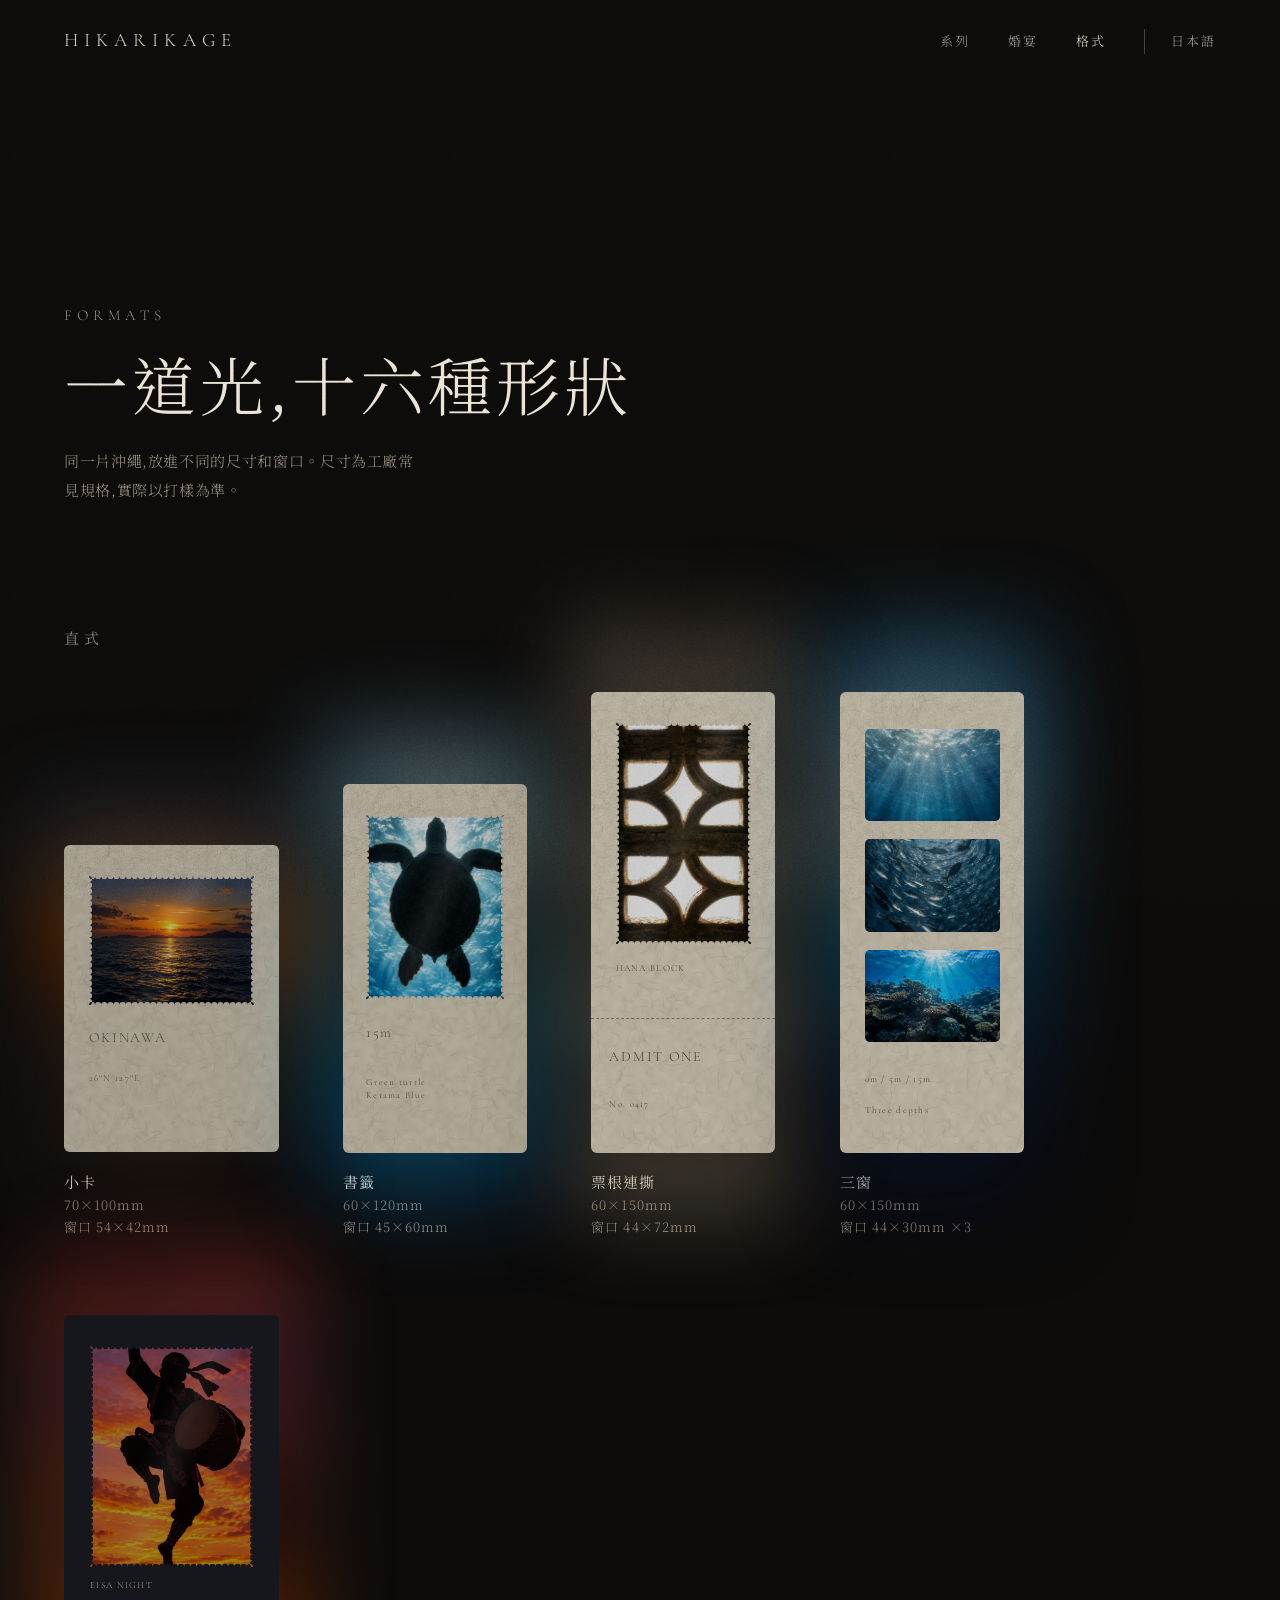
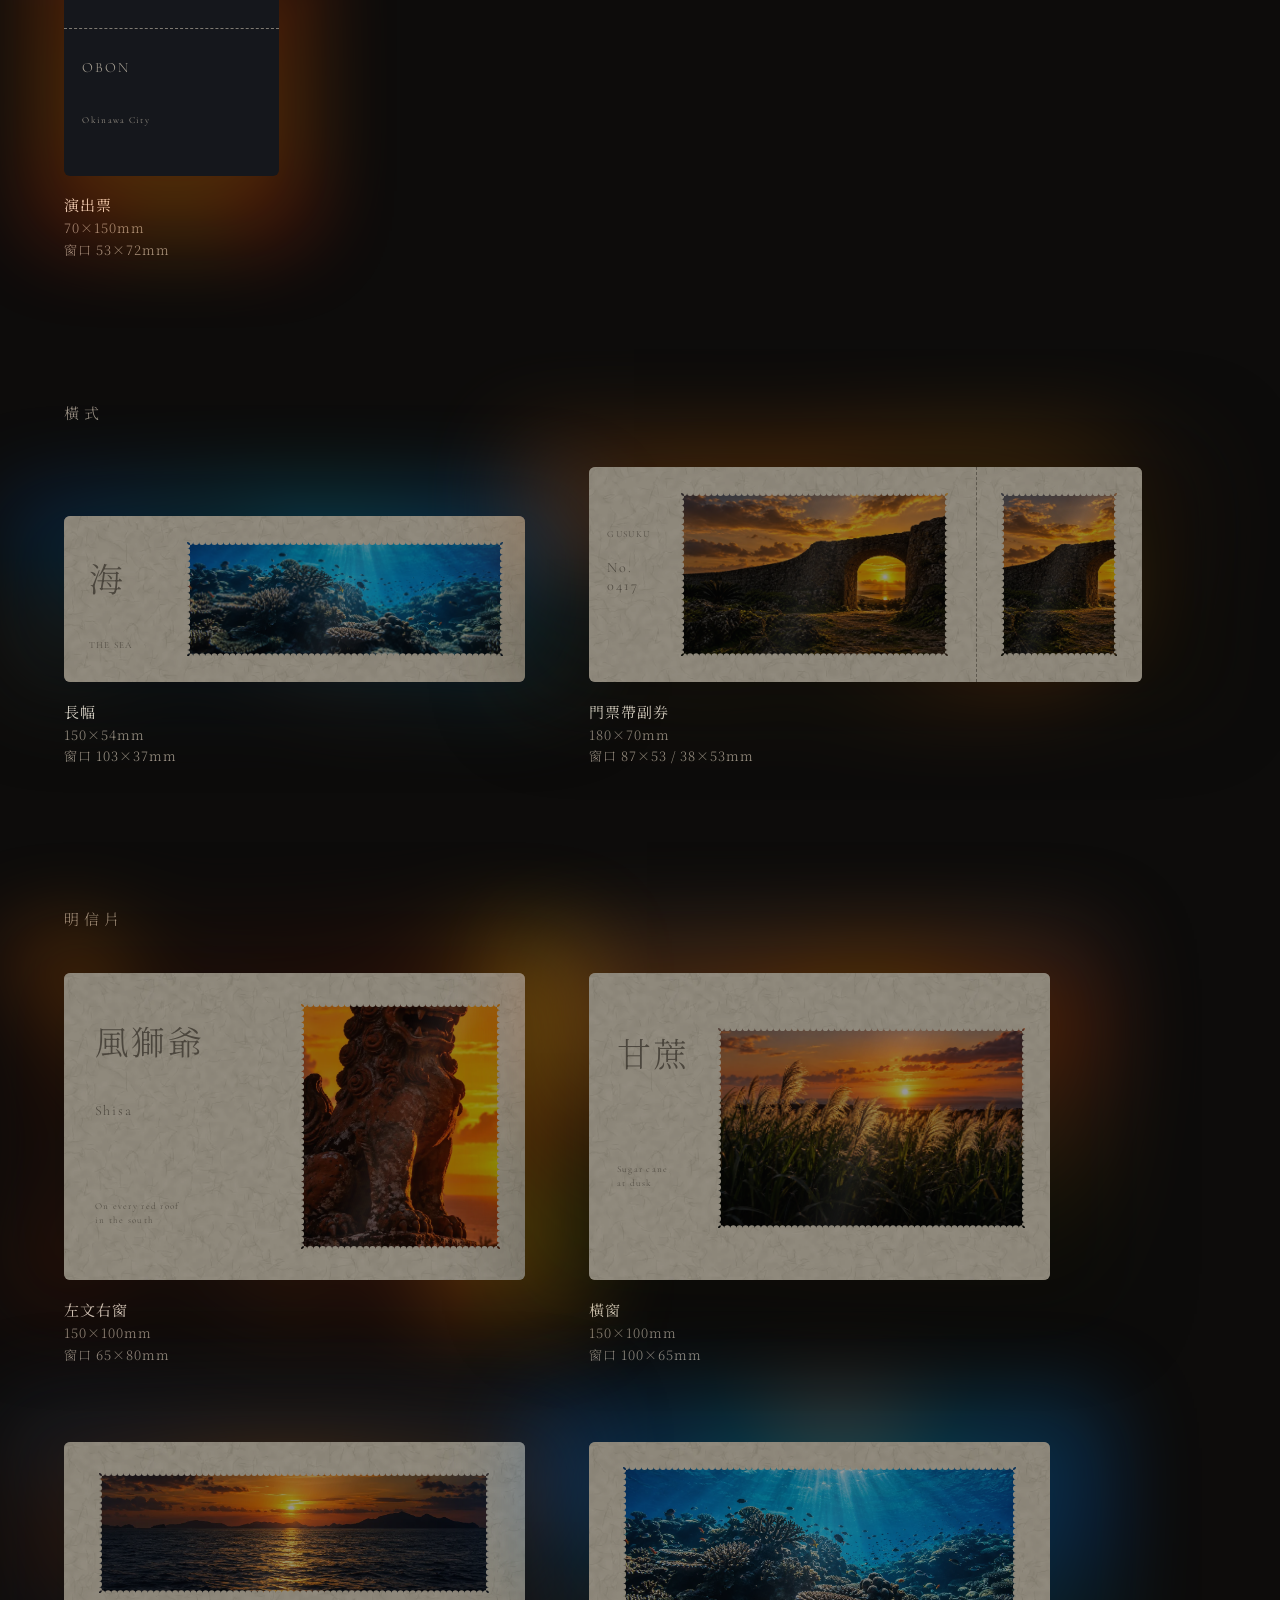
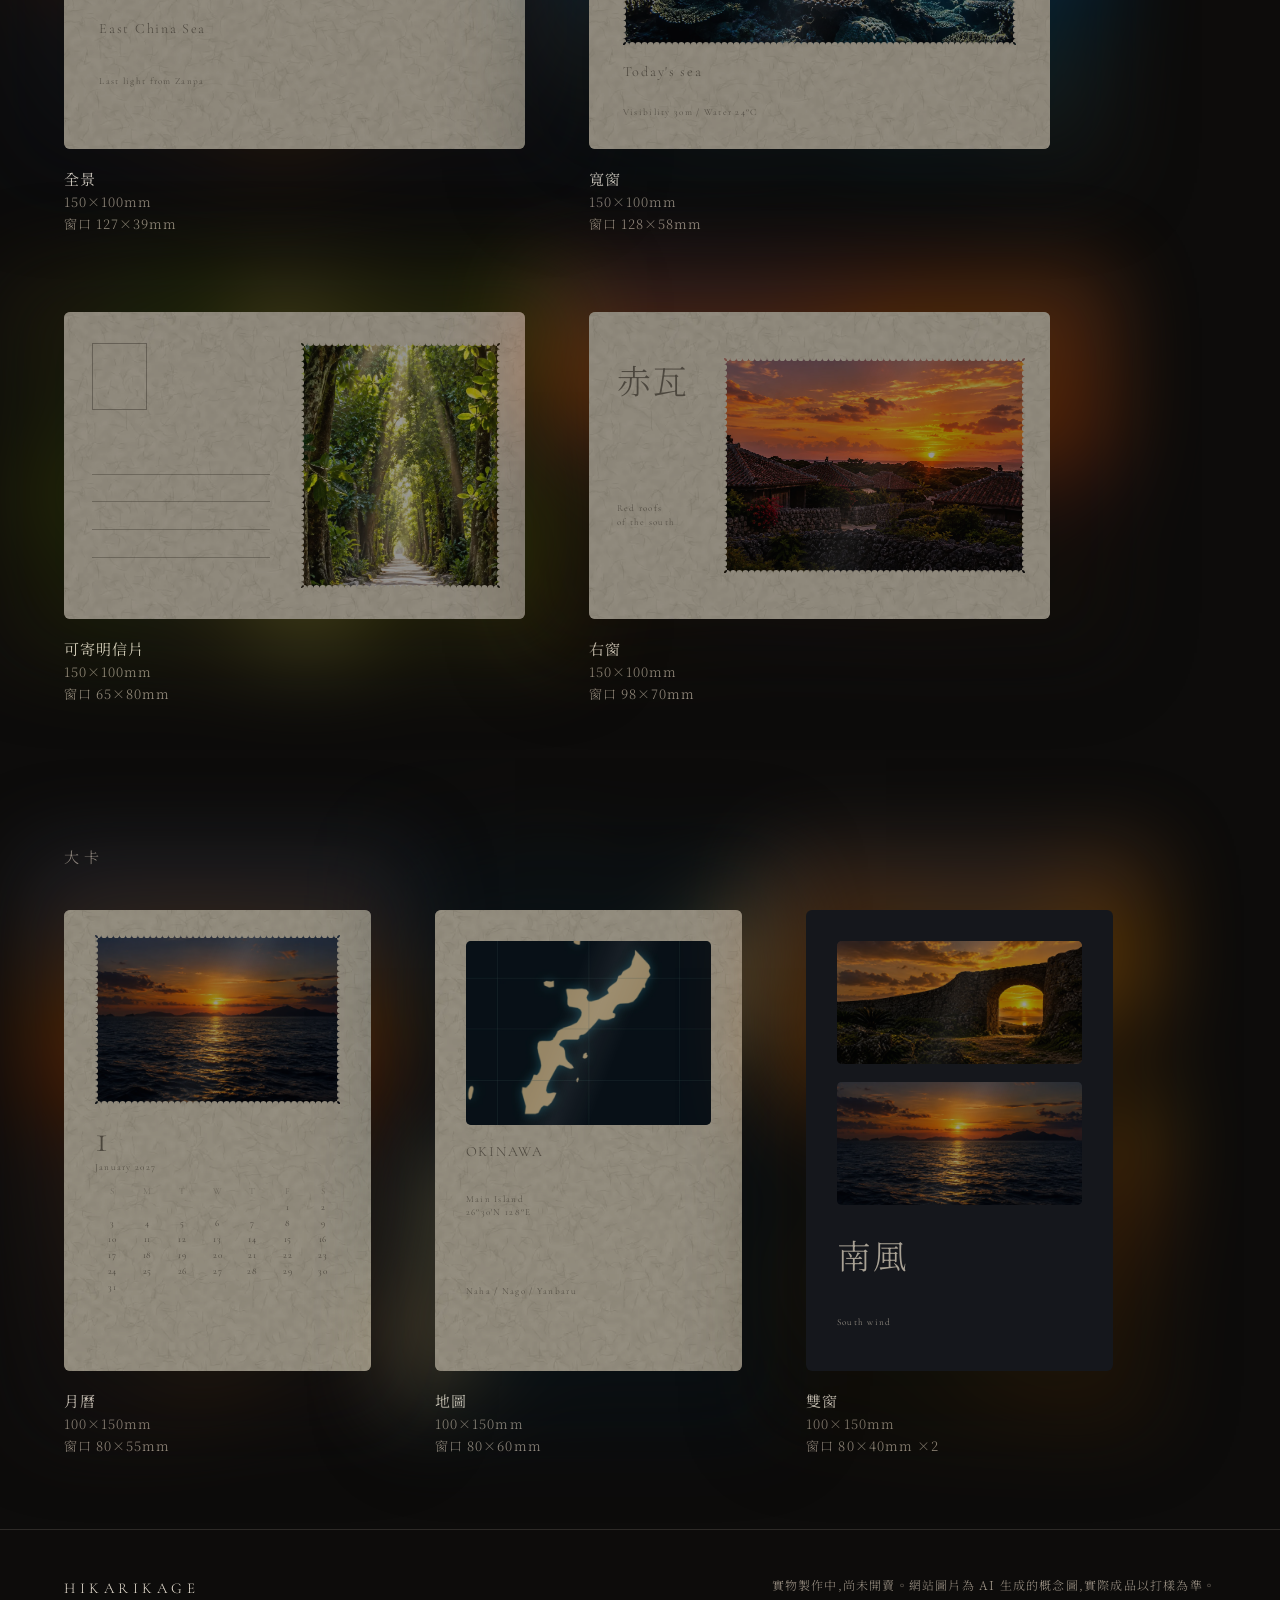
<file: site/formats/index.html>
<!doctype html>
<html lang="zh-Hant" data-assets="../assets/">
<head>
<meta charset="utf-8">
<meta name="viewport" content="width=device-width, initial-scale=1">
<title>格式 Hikarikage</title>
<meta name="description" content="透光反轉片。舉向光的時候,畫面才亮起來。">
<meta property="og:title" content="格式 Hikarikage">
<meta property="og:description" content="透光反轉片。舉向光的時候,畫面才亮起來。">
<link rel="alternate" hreflang="zh-Hant" href="https://sssunwl.github.io/hikarikage/formats/">
<link rel="alternate" hreflang="ja" href="https://sssunwl.github.io/hikarikage/ja/formats/">
<link rel="icon" href="../assets/icon.svg">
<link rel="preconnect" href="https://fonts.googleapis.com">
<link rel="preconnect" href="https://fonts.gstatic.com" crossorigin>
<link href="https://fonts.googleapis.com/css2?family=Cormorant+Garamond:wght@300;400&family=Noto+Serif+TC:wght@300;400&display=swap" rel="stylesheet">
<link rel="stylesheet" href="../assets/style.css">
<script>document.documentElement.classList.add('js')</script>
</head>
<body class="formats">
<div class="grain"></div>
<div class="torch"></div>

<nav class="nav">
  <a class="nav__brand" href="../">HIKARIKAGE</a>
  <div class="nav__links">
    <a href="../#sea">系列</a>
    <a href="../wedding/">婚宴</a>
    <a href="../formats/" aria-current="page">格式</a>
    <a class="nav__lang" href="../ja/formats/" hreflang="ja">日本語</a>
  </div>
</nav>

<main>
  <section class="fmt-hero">
    <div class="kicker reveal">FORMATS</div>
    <h1 class="reveal" style="--i:1">一道光,十六種形狀</h1>
    <p class="body reveal" style="--i:2">同一片沖繩,放進不同的尺寸和窗口。尺寸為工廠常見規格,實際以打樣為準。</p>
  </section>
  <section class="fmt-group"><h2 class="kicker reveal">直式</h2><div class="fmt-group__row"><figure class="fmt"><div class="card" data-card role="img" aria-label="小卡 70×100mm" style="--cw:70;--ch:100"><div class="card__cast" style="background-image:url('../assets/wide/l_sea.webp')"></div><div class="card__body"></div><div class="card__win" style="left:11.429%;top:10.000%;width:77.143%;height:42.000%;-webkit-mask-image:url('data:image/svg+xml,%3Csvg%20xmlns%3D%22http%3A//www.w3.org/2000/svg%22%20viewBox%3D%220%200%2054%2042%22%20preserveAspectRatio%3D%22none%22%3E%3Cpath%20d%3D%22M0%200a1.000%201.000%200%200%200%202.000%200a1.000%201.000%200%200%200%202.000%200a1.000%201.000%200%200%200%202.000%200a1.000%201.000%200%200%200%202.000%200a1.000%201.000%200%200%200%202.000%200a1.000%201.000%200%200%200%202.000%200a1.000%201.000%200%200%200%202.000%200a1.000%201.000%200%200%200%202.000%200a1.000%201.000%200%200%200%202.000%200a1.000%201.000%200%200%200%202.000%200a1.000%201.000%200%200%200%202.000%200a1.000%201.000%200%200%200%202.000%200a1.000%201.000%200%200%200%202.000%200a1.000%201.000%200%200%200%202.000%200a1.000%201.000%200%200%200%202.000%200a1.000%201.000%200%200%200%202.000%200a1.000%201.000%200%200%200%202.000%200a1.000%201.000%200%200%200%202.000%200a1.000%201.000%200%200%200%202.000%200a1.000%201.000%200%200%200%202.000%200a1.000%201.000%200%200%200%202.000%200a1.000%201.000%200%200%200%202.000%200a1.000%201.000%200%200%200%202.000%200a1.000%201.000%200%200%200%202.000%200a1.000%201.000%200%200%200%202.000%200a1.000%201.000%200%200%200%202.000%200a1.000%201.000%200%200%200%202.000%200a1.000%201.000%200%200%200%200%202.000a1.000%201.000%200%200%200%200%202.000a1.000%201.000%200%200%200%200%202.000a1.000%201.000%200%200%200%200%202.000a1.000%201.000%200%200%200%200%202.000a1.000%201.000%200%200%200%200%202.000a1.000%201.000%200%200%200%200%202.000a1.000%201.000%200%200%200%200%202.000a1.000%201.000%200%200%200%200%202.000a1.000%201.000%200%200%200%200%202.000a1.000%201.000%200%200%200%200%202.000a1.000%201.000%200%200%200%200%202.000a1.000%201.000%200%200%200%200%202.000a1.000%201.000%200%200%200%200%202.000a1.000%201.000%200%200%200%200%202.000a1.000%201.000%200%200%200%200%202.000a1.000%201.000%200%200%200%200%202.000a1.000%201.000%200%200%200%200%202.000a1.000%201.000%200%200%200%200%202.000a1.000%201.000%200%200%200%200%202.000a1.000%201.000%200%200%200%200%202.000a1.000%201.000%200%200%200%20-2.000%200a1.000%201.000%200%200%200%20-2.000%200a1.000%201.000%200%200%200%20-2.000%200a1.000%201.000%200%200%200%20-2.000%200a1.000%201.000%200%200%200%20-2.000%200a1.000%201.000%200%200%200%20-2.000%200a1.000%201.000%200%200%200%20-2.000%200a1.000%201.000%200%200%200%20-2.000%200a1.000%201.000%200%200%200%20-2.000%200a1.000%201.000%200%200%200%20-2.000%200a1.000%201.000%200%200%200%20-2.000%200a1.000%201.000%200%200%200%20-2.000%200a1.000%201.000%200%200%200%20-2.000%200a1.000%201.000%200%200%200%20-2.000%200a1.000%201.000%200%200%200%20-2.000%200a1.000%201.000%200%200%200%20-2.000%200a1.000%201.000%200%200%200%20-2.000%200a1.000%201.000%200%200%200%20-2.000%200a1.000%201.000%200%200%200%20-2.000%200a1.000%201.000%200%200%200%20-2.000%200a1.000%201.000%200%200%200%20-2.000%200a1.000%201.000%200%200%200%20-2.000%200a1.000%201.000%200%200%200%20-2.000%200a1.000%201.000%200%200%200%20-2.000%200a1.000%201.000%200%200%200%20-2.000%200a1.000%201.000%200%200%200%20-2.000%200a1.000%201.000%200%200%200%20-2.000%200a1.000%201.000%200%200%200%200%20-2.000a1.000%201.000%200%200%200%200%20-2.000a1.000%201.000%200%200%200%200%20-2.000a1.000%201.000%200%200%200%200%20-2.000a1.000%201.000%200%200%200%200%20-2.000a1.000%201.000%200%200%200%200%20-2.000a1.000%201.000%200%200%200%200%20-2.000a1.000%201.000%200%200%200%200%20-2.000a1.000%201.000%200%200%200%200%20-2.000a1.000%201.000%200%200%200%200%20-2.000a1.000%201.000%200%200%200%200%20-2.000a1.000%201.000%200%200%200%200%20-2.000a1.000%201.000%200%200%200%200%20-2.000a1.000%201.000%200%200%200%200%20-2.000a1.000%201.000%200%200%200%200%20-2.000a1.000%201.000%200%200%200%200%20-2.000a1.000%201.000%200%200%200%200%20-2.000a1.000%201.000%200%200%200%200%20-2.000a1.000%201.000%200%200%200%200%20-2.000a1.000%201.000%200%200%200%200%20-2.000a1.000%201.000%200%200%200%200%20-2.000Z%22/%3E%3C/svg%3E');mask-image:url('data:image/svg+xml,%3Csvg%20xmlns%3D%22http%3A//www.w3.org/2000/svg%22%20viewBox%3D%220%200%2054%2042%22%20preserveAspectRatio%3D%22none%22%3E%3Cpath%20d%3D%22M0%200a1.000%201.000%200%200%200%202.000%200a1.000%201.000%200%200%200%202.000%200a1.000%201.000%200%200%200%202.000%200a1.000%201.000%200%200%200%202.000%200a1.000%201.000%200%200%200%202.000%200a1.000%201.000%200%200%200%202.000%200a1.000%201.000%200%200%200%202.000%200a1.000%201.000%200%200%200%202.000%200a1.000%201.000%200%200%200%202.000%200a1.000%201.000%200%200%200%202.000%200a1.000%201.000%200%200%200%202.000%200a1.000%201.000%200%200%200%202.000%200a1.000%201.000%200%200%200%202.000%200a1.000%201.000%200%200%200%202.000%200a1.000%201.000%200%200%200%202.000%200a1.000%201.000%200%200%200%202.000%200a1.000%201.000%200%200%200%202.000%200a1.000%201.000%200%200%200%202.000%200a1.000%201.000%200%200%200%202.000%200a1.000%201.000%200%200%200%202.000%200a1.000%201.000%200%200%200%202.000%200a1.000%201.000%200%200%200%202.000%200a1.000%201.000%200%200%200%202.000%200a1.000%201.000%200%200%200%202.000%200a1.000%201.000%200%200%200%202.000%200a1.000%201.000%200%200%200%202.000%200a1.000%201.000%200%200%200%202.000%200a1.000%201.000%200%200%200%200%202.000a1.000%201.000%200%200%200%200%202.000a1.000%201.000%200%200%200%200%202.000a1.000%201.000%200%200%200%200%202.000a1.000%201.000%200%200%200%200%202.000a1.000%201.000%200%200%200%200%202.000a1.000%201.000%200%200%200%200%202.000a1.000%201.000%200%200%200%200%202.000a1.000%201.000%200%200%200%200%202.000a1.000%201.000%200%200%200%200%202.000a1.000%201.000%200%200%200%200%202.000a1.000%201.000%200%200%200%200%202.000a1.000%201.000%200%200%200%200%202.000a1.000%201.000%200%200%200%200%202.000a1.000%201.000%200%200%200%200%202.000a1.000%201.000%200%200%200%200%202.000a1.000%201.000%200%200%200%200%202.000a1.000%201.000%200%200%200%200%202.000a1.000%201.000%200%200%200%200%202.000a1.000%201.000%200%200%200%200%202.000a1.000%201.000%200%200%200%200%202.000a1.000%201.000%200%200%200%20-2.000%200a1.000%201.000%200%200%200%20-2.000%200a1.000%201.000%200%200%200%20-2.000%200a1.000%201.000%200%200%200%20-2.000%200a1.000%201.000%200%200%200%20-2.000%200a1.000%201.000%200%200%200%20-2.000%200a1.000%201.000%200%200%200%20-2.000%200a1.000%201.000%200%200%200%20-2.000%200a1.000%201.000%200%200%200%20-2.000%200a1.000%201.000%200%200%200%20-2.000%200a1.000%201.000%200%200%200%20-2.000%200a1.000%201.000%200%200%200%20-2.000%200a1.000%201.000%200%200%200%20-2.000%200a1.000%201.000%200%200%200%20-2.000%200a1.000%201.000%200%200%200%20-2.000%200a1.000%201.000%200%200%200%20-2.000%200a1.000%201.000%200%200%200%20-2.000%200a1.000%201.000%200%200%200%20-2.000%200a1.000%201.000%200%200%200%20-2.000%200a1.000%201.000%200%200%200%20-2.000%200a1.000%201.000%200%200%200%20-2.000%200a1.000%201.000%200%200%200%20-2.000%200a1.000%201.000%200%200%200%20-2.000%200a1.000%201.000%200%200%200%20-2.000%200a1.000%201.000%200%200%200%20-2.000%200a1.000%201.000%200%200%200%20-2.000%200a1.000%201.000%200%200%200%20-2.000%200a1.000%201.000%200%200%200%200%20-2.000a1.000%201.000%200%200%200%200%20-2.000a1.000%201.000%200%200%200%200%20-2.000a1.000%201.000%200%200%200%200%20-2.000a1.000%201.000%200%200%200%200%20-2.000a1.000%201.000%200%200%200%200%20-2.000a1.000%201.000%200%200%200%200%20-2.000a1.000%201.000%200%200%200%200%20-2.000a1.000%201.000%200%200%200%200%20-2.000a1.000%201.000%200%200%200%200%20-2.000a1.000%201.000%200%200%200%200%20-2.000a1.000%201.000%200%200%200%200%20-2.000a1.000%201.000%200%200%200%200%20-2.000a1.000%201.000%200%200%200%200%20-2.000a1.000%201.000%200%200%200%200%20-2.000a1.000%201.000%200%200%200%200%20-2.000a1.000%201.000%200%200%200%200%20-2.000a1.000%201.000%200%200%200%200%20-2.000a1.000%201.000%200%200%200%200%20-2.000a1.000%201.000%200%200%200%200%20-2.000a1.000%201.000%200%200%200%200%20-2.000Z%22/%3E%3C/svg%3E');"><img src="../assets/wide/l_sea.webp" alt="" loading="lazy"></div><div class="card__text big" style="left:11.429%;top:60.000%;width:77.143%">OKINAWA</div><div class="card__text tiny" style="left:11.429%;top:74.000%;width:77.143%">26&deg;N 127&deg;E</div></div><figcaption><b>小卡</b><span>70&times;100mm</span><span>窗口 54&times;42mm</span></figcaption></figure><figure class="fmt"><div class="card" data-card role="img" aria-label="書籤 60×120mm" style="--cw:60;--ch:120"><div class="card__cast" style="background-image:url('../assets/film/f_turtle.webp')"></div><div class="card__body"></div><div class="card__win" style="left:12.500%;top:8.333%;width:75.000%;height:50.000%;-webkit-mask-image:url('data:image/svg+xml,%3Csvg%20xmlns%3D%22http%3A//www.w3.org/2000/svg%22%20viewBox%3D%220%200%2045%2060%22%20preserveAspectRatio%3D%22none%22%3E%3Cpath%20d%3D%22M0%200a1.023%201.023%200%200%200%202.045%200a1.023%201.023%200%200%200%202.045%200a1.023%201.023%200%200%200%202.045%200a1.023%201.023%200%200%200%202.045%200a1.023%201.023%200%200%200%202.045%200a1.023%201.023%200%200%200%202.045%200a1.023%201.023%200%200%200%202.045%200a1.023%201.023%200%200%200%202.045%200a1.023%201.023%200%200%200%202.045%200a1.023%201.023%200%200%200%202.045%200a1.023%201.023%200%200%200%202.045%200a1.023%201.023%200%200%200%202.045%200a1.023%201.023%200%200%200%202.045%200a1.023%201.023%200%200%200%202.045%200a1.023%201.023%200%200%200%202.045%200a1.023%201.023%200%200%200%202.045%200a1.023%201.023%200%200%200%202.045%200a1.023%201.023%200%200%200%202.045%200a1.023%201.023%200%200%200%202.045%200a1.023%201.023%200%200%200%202.045%200a1.023%201.023%200%200%200%202.045%200a1.023%201.023%200%200%200%202.045%200a1.000%201.000%200%200%200%200%202.000a1.000%201.000%200%200%200%200%202.000a1.000%201.000%200%200%200%200%202.000a1.000%201.000%200%200%200%200%202.000a1.000%201.000%200%200%200%200%202.000a1.000%201.000%200%200%200%200%202.000a1.000%201.000%200%200%200%200%202.000a1.000%201.000%200%200%200%200%202.000a1.000%201.000%200%200%200%200%202.000a1.000%201.000%200%200%200%200%202.000a1.000%201.000%200%200%200%200%202.000a1.000%201.000%200%200%200%200%202.000a1.000%201.000%200%200%200%200%202.000a1.000%201.000%200%200%200%200%202.000a1.000%201.000%200%200%200%200%202.000a1.000%201.000%200%200%200%200%202.000a1.000%201.000%200%200%200%200%202.000a1.000%201.000%200%200%200%200%202.000a1.000%201.000%200%200%200%200%202.000a1.000%201.000%200%200%200%200%202.000a1.000%201.000%200%200%200%200%202.000a1.000%201.000%200%200%200%200%202.000a1.000%201.000%200%200%200%200%202.000a1.000%201.000%200%200%200%200%202.000a1.000%201.000%200%200%200%200%202.000a1.000%201.000%200%200%200%200%202.000a1.000%201.000%200%200%200%200%202.000a1.000%201.000%200%200%200%200%202.000a1.000%201.000%200%200%200%200%202.000a1.000%201.000%200%200%200%200%202.000a1.023%201.023%200%200%200%20-2.045%200a1.023%201.023%200%200%200%20-2.045%200a1.023%201.023%200%200%200%20-2.045%200a1.023%201.023%200%200%200%20-2.045%200a1.023%201.023%200%200%200%20-2.045%200a1.023%201.023%200%200%200%20-2.045%200a1.023%201.023%200%200%200%20-2.045%200a1.023%201.023%200%200%200%20-2.045%200a1.023%201.023%200%200%200%20-2.045%200a1.023%201.023%200%200%200%20-2.045%200a1.023%201.023%200%200%200%20-2.045%200a1.023%201.023%200%200%200%20-2.045%200a1.023%201.023%200%200%200%20-2.045%200a1.023%201.023%200%200%200%20-2.045%200a1.023%201.023%200%200%200%20-2.045%200a1.023%201.023%200%200%200%20-2.045%200a1.023%201.023%200%200%200%20-2.045%200a1.023%201.023%200%200%200%20-2.045%200a1.023%201.023%200%200%200%20-2.045%200a1.023%201.023%200%200%200%20-2.045%200a1.023%201.023%200%200%200%20-2.045%200a1.023%201.023%200%200%200%20-2.045%200a1.000%201.000%200%200%200%200%20-2.000a1.000%201.000%200%200%200%200%20-2.000a1.000%201.000%200%200%200%200%20-2.000a1.000%201.000%200%200%200%200%20-2.000a1.000%201.000%200%200%200%200%20-2.000a1.000%201.000%200%200%200%200%20-2.000a1.000%201.000%200%200%200%200%20-2.000a1.000%201.000%200%200%200%200%20-2.000a1.000%201.000%200%200%200%200%20-2.000a1.000%201.000%200%200%200%200%20-2.000a1.000%201.000%200%200%200%200%20-2.000a1.000%201.000%200%200%200%200%20-2.000a1.000%201.000%200%200%200%200%20-2.000a1.000%201.000%200%200%200%200%20-2.000a1.000%201.000%200%200%200%200%20-2.000a1.000%201.000%200%200%200%200%20-2.000a1.000%201.000%200%200%200%200%20-2.000a1.000%201.000%200%200%200%200%20-2.000a1.000%201.000%200%200%200%200%20-2.000a1.000%201.000%200%200%200%200%20-2.000a1.000%201.000%200%200%200%200%20-2.000a1.000%201.000%200%200%200%200%20-2.000a1.000%201.000%200%200%200%200%20-2.000a1.000%201.000%200%200%200%200%20-2.000a1.000%201.000%200%200%200%200%20-2.000a1.000%201.000%200%200%200%200%20-2.000a1.000%201.000%200%200%200%200%20-2.000a1.000%201.000%200%200%200%200%20-2.000a1.000%201.000%200%200%200%200%20-2.000a1.000%201.000%200%200%200%200%20-2.000Z%22/%3E%3C/svg%3E');mask-image:url('data:image/svg+xml,%3Csvg%20xmlns%3D%22http%3A//www.w3.org/2000/svg%22%20viewBox%3D%220%200%2045%2060%22%20preserveAspectRatio%3D%22none%22%3E%3Cpath%20d%3D%22M0%200a1.023%201.023%200%200%200%202.045%200a1.023%201.023%200%200%200%202.045%200a1.023%201.023%200%200%200%202.045%200a1.023%201.023%200%200%200%202.045%200a1.023%201.023%200%200%200%202.045%200a1.023%201.023%200%200%200%202.045%200a1.023%201.023%200%200%200%202.045%200a1.023%201.023%200%200%200%202.045%200a1.023%201.023%200%200%200%202.045%200a1.023%201.023%200%200%200%202.045%200a1.023%201.023%200%200%200%202.045%200a1.023%201.023%200%200%200%202.045%200a1.023%201.023%200%200%200%202.045%200a1.023%201.023%200%200%200%202.045%200a1.023%201.023%200%200%200%202.045%200a1.023%201.023%200%200%200%202.045%200a1.023%201.023%200%200%200%202.045%200a1.023%201.023%200%200%200%202.045%200a1.023%201.023%200%200%200%202.045%200a1.023%201.023%200%200%200%202.045%200a1.023%201.023%200%200%200%202.045%200a1.023%201.023%200%200%200%202.045%200a1.000%201.000%200%200%200%200%202.000a1.000%201.000%200%200%200%200%202.000a1.000%201.000%200%200%200%200%202.000a1.000%201.000%200%200%200%200%202.000a1.000%201.000%200%200%200%200%202.000a1.000%201.000%200%200%200%200%202.000a1.000%201.000%200%200%200%200%202.000a1.000%201.000%200%200%200%200%202.000a1.000%201.000%200%200%200%200%202.000a1.000%201.000%200%200%200%200%202.000a1.000%201.000%200%200%200%200%202.000a1.000%201.000%200%200%200%200%202.000a1.000%201.000%200%200%200%200%202.000a1.000%201.000%200%200%200%200%202.000a1.000%201.000%200%200%200%200%202.000a1.000%201.000%200%200%200%200%202.000a1.000%201.000%200%200%200%200%202.000a1.000%201.000%200%200%200%200%202.000a1.000%201.000%200%200%200%200%202.000a1.000%201.000%200%200%200%200%202.000a1.000%201.000%200%200%200%200%202.000a1.000%201.000%200%200%200%200%202.000a1.000%201.000%200%200%200%200%202.000a1.000%201.000%200%200%200%200%202.000a1.000%201.000%200%200%200%200%202.000a1.000%201.000%200%200%200%200%202.000a1.000%201.000%200%200%200%200%202.000a1.000%201.000%200%200%200%200%202.000a1.000%201.000%200%200%200%200%202.000a1.000%201.000%200%200%200%200%202.000a1.023%201.023%200%200%200%20-2.045%200a1.023%201.023%200%200%200%20-2.045%200a1.023%201.023%200%200%200%20-2.045%200a1.023%201.023%200%200%200%20-2.045%200a1.023%201.023%200%200%200%20-2.045%200a1.023%201.023%200%200%200%20-2.045%200a1.023%201.023%200%200%200%20-2.045%200a1.023%201.023%200%200%200%20-2.045%200a1.023%201.023%200%200%200%20-2.045%200a1.023%201.023%200%200%200%20-2.045%200a1.023%201.023%200%200%200%20-2.045%200a1.023%201.023%200%200%200%20-2.045%200a1.023%201.023%200%200%200%20-2.045%200a1.023%201.023%200%200%200%20-2.045%200a1.023%201.023%200%200%200%20-2.045%200a1.023%201.023%200%200%200%20-2.045%200a1.023%201.023%200%200%200%20-2.045%200a1.023%201.023%200%200%200%20-2.045%200a1.023%201.023%200%200%200%20-2.045%200a1.023%201.023%200%200%200%20-2.045%200a1.023%201.023%200%200%200%20-2.045%200a1.023%201.023%200%200%200%20-2.045%200a1.000%201.000%200%200%200%200%20-2.000a1.000%201.000%200%200%200%200%20-2.000a1.000%201.000%200%200%200%200%20-2.000a1.000%201.000%200%200%200%200%20-2.000a1.000%201.000%200%200%200%200%20-2.000a1.000%201.000%200%200%200%200%20-2.000a1.000%201.000%200%200%200%200%20-2.000a1.000%201.000%200%200%200%200%20-2.000a1.000%201.000%200%200%200%200%20-2.000a1.000%201.000%200%200%200%200%20-2.000a1.000%201.000%200%200%200%200%20-2.000a1.000%201.000%200%200%200%200%20-2.000a1.000%201.000%200%200%200%200%20-2.000a1.000%201.000%200%200%200%200%20-2.000a1.000%201.000%200%200%200%200%20-2.000a1.000%201.000%200%200%200%200%20-2.000a1.000%201.000%200%200%200%200%20-2.000a1.000%201.000%200%200%200%200%20-2.000a1.000%201.000%200%200%200%200%20-2.000a1.000%201.000%200%200%200%200%20-2.000a1.000%201.000%200%200%200%200%20-2.000a1.000%201.000%200%200%200%200%20-2.000a1.000%201.000%200%200%200%200%20-2.000a1.000%201.000%200%200%200%200%20-2.000a1.000%201.000%200%200%200%200%20-2.000a1.000%201.000%200%200%200%200%20-2.000a1.000%201.000%200%200%200%200%20-2.000a1.000%201.000%200%200%200%200%20-2.000a1.000%201.000%200%200%200%200%20-2.000a1.000%201.000%200%200%200%200%20-2.000Z%22/%3E%3C/svg%3E');"><img src="../assets/film/f_turtle.webp" alt="" loading="lazy"></div><div class="card__text big" style="left:12.500%;top:65.000%;width:75.000%">15m</div><div class="card__text tiny" style="left:12.500%;top:79.167%;width:75.000%">Green turtle<br>Kerama Blue</div></div><figcaption><b>書籤</b><span>60&times;120mm</span><span>窗口 45&times;60mm</span></figcaption></figure><figure class="fmt"><div class="card" data-card role="img" aria-label="票根連撕 60×150mm" style="--cw:60;--ch:150"><div class="card__cast" style="background-image:url('../assets/film/f_hanablock.webp')"></div><div class="card__body"></div><div class="card__win" style="left:13.333%;top:6.667%;width:73.333%;height:48.000%;-webkit-mask-image:url('data:image/svg+xml,%3Csvg%20xmlns%3D%22http%3A//www.w3.org/2000/svg%22%20viewBox%3D%220%200%2044%2072%22%20preserveAspectRatio%3D%22none%22%3E%3Cpath%20d%3D%22M0%200a1.000%201.000%200%200%200%202.000%200a1.000%201.000%200%200%200%202.000%200a1.000%201.000%200%200%200%202.000%200a1.000%201.000%200%200%200%202.000%200a1.000%201.000%200%200%200%202.000%200a1.000%201.000%200%200%200%202.000%200a1.000%201.000%200%200%200%202.000%200a1.000%201.000%200%200%200%202.000%200a1.000%201.000%200%200%200%202.000%200a1.000%201.000%200%200%200%202.000%200a1.000%201.000%200%200%200%202.000%200a1.000%201.000%200%200%200%202.000%200a1.000%201.000%200%200%200%202.000%200a1.000%201.000%200%200%200%202.000%200a1.000%201.000%200%200%200%202.000%200a1.000%201.000%200%200%200%202.000%200a1.000%201.000%200%200%200%202.000%200a1.000%201.000%200%200%200%202.000%200a1.000%201.000%200%200%200%202.000%200a1.000%201.000%200%200%200%202.000%200a1.000%201.000%200%200%200%202.000%200a1.000%201.000%200%200%200%202.000%200a1.000%201.000%200%200%200%200%202.000a1.000%201.000%200%200%200%200%202.000a1.000%201.000%200%200%200%200%202.000a1.000%201.000%200%200%200%200%202.000a1.000%201.000%200%200%200%200%202.000a1.000%201.000%200%200%200%200%202.000a1.000%201.000%200%200%200%200%202.000a1.000%201.000%200%200%200%200%202.000a1.000%201.000%200%200%200%200%202.000a1.000%201.000%200%200%200%200%202.000a1.000%201.000%200%200%200%200%202.000a1.000%201.000%200%200%200%200%202.000a1.000%201.000%200%200%200%200%202.000a1.000%201.000%200%200%200%200%202.000a1.000%201.000%200%200%200%200%202.000a1.000%201.000%200%200%200%200%202.000a1.000%201.000%200%200%200%200%202.000a1.000%201.000%200%200%200%200%202.000a1.000%201.000%200%200%200%200%202.000a1.000%201.000%200%200%200%200%202.000a1.000%201.000%200%200%200%200%202.000a1.000%201.000%200%200%200%200%202.000a1.000%201.000%200%200%200%200%202.000a1.000%201.000%200%200%200%200%202.000a1.000%201.000%200%200%200%200%202.000a1.000%201.000%200%200%200%200%202.000a1.000%201.000%200%200%200%200%202.000a1.000%201.000%200%200%200%200%202.000a1.000%201.000%200%200%200%200%202.000a1.000%201.000%200%200%200%200%202.000a1.000%201.000%200%200%200%200%202.000a1.000%201.000%200%200%200%200%202.000a1.000%201.000%200%200%200%200%202.000a1.000%201.000%200%200%200%200%202.000a1.000%201.000%200%200%200%200%202.000a1.000%201.000%200%200%200%200%202.000a1.000%201.000%200%200%200%20-2.000%200a1.000%201.000%200%200%200%20-2.000%200a1.000%201.000%200%200%200%20-2.000%200a1.000%201.000%200%200%200%20-2.000%200a1.000%201.000%200%200%200%20-2.000%200a1.000%201.000%200%200%200%20-2.000%200a1.000%201.000%200%200%200%20-2.000%200a1.000%201.000%200%200%200%20-2.000%200a1.000%201.000%200%200%200%20-2.000%200a1.000%201.000%200%200%200%20-2.000%200a1.000%201.000%200%200%200%20-2.000%200a1.000%201.000%200%200%200%20-2.000%200a1.000%201.000%200%200%200%20-2.000%200a1.000%201.000%200%200%200%20-2.000%200a1.000%201.000%200%200%200%20-2.000%200a1.000%201.000%200%200%200%20-2.000%200a1.000%201.000%200%200%200%20-2.000%200a1.000%201.000%200%200%200%20-2.000%200a1.000%201.000%200%200%200%20-2.000%200a1.000%201.000%200%200%200%20-2.000%200a1.000%201.000%200%200%200%20-2.000%200a1.000%201.000%200%200%200%20-2.000%200a1.000%201.000%200%200%200%200%20-2.000a1.000%201.000%200%200%200%200%20-2.000a1.000%201.000%200%200%200%200%20-2.000a1.000%201.000%200%200%200%200%20-2.000a1.000%201.000%200%200%200%200%20-2.000a1.000%201.000%200%200%200%200%20-2.000a1.000%201.000%200%200%200%200%20-2.000a1.000%201.000%200%200%200%200%20-2.000a1.000%201.000%200%200%200%200%20-2.000a1.000%201.000%200%200%200%200%20-2.000a1.000%201.000%200%200%200%200%20-2.000a1.000%201.000%200%200%200%200%20-2.000a1.000%201.000%200%200%200%200%20-2.000a1.000%201.000%200%200%200%200%20-2.000a1.000%201.000%200%200%200%200%20-2.000a1.000%201.000%200%200%200%200%20-2.000a1.000%201.000%200%200%200%200%20-2.000a1.000%201.000%200%200%200%200%20-2.000a1.000%201.000%200%200%200%200%20-2.000a1.000%201.000%200%200%200%200%20-2.000a1.000%201.000%200%200%200%200%20-2.000a1.000%201.000%200%200%200%200%20-2.000a1.000%201.000%200%200%200%200%20-2.000a1.000%201.000%200%200%200%200%20-2.000a1.000%201.000%200%200%200%200%20-2.000a1.000%201.000%200%200%200%200%20-2.000a1.000%201.000%200%200%200%200%20-2.000a1.000%201.000%200%200%200%200%20-2.000a1.000%201.000%200%200%200%200%20-2.000a1.000%201.000%200%200%200%200%20-2.000a1.000%201.000%200%200%200%200%20-2.000a1.000%201.000%200%200%200%200%20-2.000a1.000%201.000%200%200%200%200%20-2.000a1.000%201.000%200%200%200%200%20-2.000a1.000%201.000%200%200%200%200%20-2.000a1.000%201.000%200%200%200%200%20-2.000Z%22/%3E%3C/svg%3E');mask-image:url('data:image/svg+xml,%3Csvg%20xmlns%3D%22http%3A//www.w3.org/2000/svg%22%20viewBox%3D%220%200%2044%2072%22%20preserveAspectRatio%3D%22none%22%3E%3Cpath%20d%3D%22M0%200a1.000%201.000%200%200%200%202.000%200a1.000%201.000%200%200%200%202.000%200a1.000%201.000%200%200%200%202.000%200a1.000%201.000%200%200%200%202.000%200a1.000%201.000%200%200%200%202.000%200a1.000%201.000%200%200%200%202.000%200a1.000%201.000%200%200%200%202.000%200a1.000%201.000%200%200%200%202.000%200a1.000%201.000%200%200%200%202.000%200a1.000%201.000%200%200%200%202.000%200a1.000%201.000%200%200%200%202.000%200a1.000%201.000%200%200%200%202.000%200a1.000%201.000%200%200%200%202.000%200a1.000%201.000%200%200%200%202.000%200a1.000%201.000%200%200%200%202.000%200a1.000%201.000%200%200%200%202.000%200a1.000%201.000%200%200%200%202.000%200a1.000%201.000%200%200%200%202.000%200a1.000%201.000%200%200%200%202.000%200a1.000%201.000%200%200%200%202.000%200a1.000%201.000%200%200%200%202.000%200a1.000%201.000%200%200%200%202.000%200a1.000%201.000%200%200%200%200%202.000a1.000%201.000%200%200%200%200%202.000a1.000%201.000%200%200%200%200%202.000a1.000%201.000%200%200%200%200%202.000a1.000%201.000%200%200%200%200%202.000a1.000%201.000%200%200%200%200%202.000a1.000%201.000%200%200%200%200%202.000a1.000%201.000%200%200%200%200%202.000a1.000%201.000%200%200%200%200%202.000a1.000%201.000%200%200%200%200%202.000a1.000%201.000%200%200%200%200%202.000a1.000%201.000%200%200%200%200%202.000a1.000%201.000%200%200%200%200%202.000a1.000%201.000%200%200%200%200%202.000a1.000%201.000%200%200%200%200%202.000a1.000%201.000%200%200%200%200%202.000a1.000%201.000%200%200%200%200%202.000a1.000%201.000%200%200%200%200%202.000a1.000%201.000%200%200%200%200%202.000a1.000%201.000%200%200%200%200%202.000a1.000%201.000%200%200%200%200%202.000a1.000%201.000%200%200%200%200%202.000a1.000%201.000%200%200%200%200%202.000a1.000%201.000%200%200%200%200%202.000a1.000%201.000%200%200%200%200%202.000a1.000%201.000%200%200%200%200%202.000a1.000%201.000%200%200%200%200%202.000a1.000%201.000%200%200%200%200%202.000a1.000%201.000%200%200%200%200%202.000a1.000%201.000%200%200%200%200%202.000a1.000%201.000%200%200%200%200%202.000a1.000%201.000%200%200%200%200%202.000a1.000%201.000%200%200%200%200%202.000a1.000%201.000%200%200%200%200%202.000a1.000%201.000%200%200%200%200%202.000a1.000%201.000%200%200%200%200%202.000a1.000%201.000%200%200%200%20-2.000%200a1.000%201.000%200%200%200%20-2.000%200a1.000%201.000%200%200%200%20-2.000%200a1.000%201.000%200%200%200%20-2.000%200a1.000%201.000%200%200%200%20-2.000%200a1.000%201.000%200%200%200%20-2.000%200a1.000%201.000%200%200%200%20-2.000%200a1.000%201.000%200%200%200%20-2.000%200a1.000%201.000%200%200%200%20-2.000%200a1.000%201.000%200%200%200%20-2.000%200a1.000%201.000%200%200%200%20-2.000%200a1.000%201.000%200%200%200%20-2.000%200a1.000%201.000%200%200%200%20-2.000%200a1.000%201.000%200%200%200%20-2.000%200a1.000%201.000%200%200%200%20-2.000%200a1.000%201.000%200%200%200%20-2.000%200a1.000%201.000%200%200%200%20-2.000%200a1.000%201.000%200%200%200%20-2.000%200a1.000%201.000%200%200%200%20-2.000%200a1.000%201.000%200%200%200%20-2.000%200a1.000%201.000%200%200%200%20-2.000%200a1.000%201.000%200%200%200%20-2.000%200a1.000%201.000%200%200%200%200%20-2.000a1.000%201.000%200%200%200%200%20-2.000a1.000%201.000%200%200%200%200%20-2.000a1.000%201.000%200%200%200%200%20-2.000a1.000%201.000%200%200%200%200%20-2.000a1.000%201.000%200%200%200%200%20-2.000a1.000%201.000%200%200%200%200%20-2.000a1.000%201.000%200%200%200%200%20-2.000a1.000%201.000%200%200%200%200%20-2.000a1.000%201.000%200%200%200%200%20-2.000a1.000%201.000%200%200%200%200%20-2.000a1.000%201.000%200%200%200%200%20-2.000a1.000%201.000%200%200%200%200%20-2.000a1.000%201.000%200%200%200%200%20-2.000a1.000%201.000%200%200%200%200%20-2.000a1.000%201.000%200%200%200%200%20-2.000a1.000%201.000%200%200%200%200%20-2.000a1.000%201.000%200%200%200%200%20-2.000a1.000%201.000%200%200%200%200%20-2.000a1.000%201.000%200%200%200%200%20-2.000a1.000%201.000%200%200%200%200%20-2.000a1.000%201.000%200%200%200%200%20-2.000a1.000%201.000%200%200%200%200%20-2.000a1.000%201.000%200%200%200%200%20-2.000a1.000%201.000%200%200%200%200%20-2.000a1.000%201.000%200%200%200%200%20-2.000a1.000%201.000%200%200%200%200%20-2.000a1.000%201.000%200%200%200%200%20-2.000a1.000%201.000%200%200%200%200%20-2.000a1.000%201.000%200%200%200%200%20-2.000a1.000%201.000%200%200%200%200%20-2.000a1.000%201.000%200%200%200%200%20-2.000a1.000%201.000%200%200%200%200%20-2.000a1.000%201.000%200%200%200%200%20-2.000a1.000%201.000%200%200%200%200%20-2.000a1.000%201.000%200%200%200%200%20-2.000Z%22/%3E%3C/svg%3E');"><img src="../assets/film/f_hanablock.webp" alt="" loading="lazy"></div><div class="card__text tiny" style="left:13.333%;top:58.667%;width:73.333%">HANA BLOCK</div><div class="card__text big" style="left:10.000%;top:77.333%;width:80.000%">ADMIT ONE</div><div class="card__text tiny" style="left:10.000%;top:88.000%;width:80.000%">No. 0417</div><div class="card__cut card__cut--y" style="top:70.667%"></div></div><figcaption><b>票根連撕</b><span>60&times;150mm</span><span>窗口 44&times;72mm</span></figcaption></figure><figure class="fmt"><div class="card" data-card role="img" aria-label="三窗 60×150mm" style="--cw:60;--ch:150"><div class="card__cast" style="background-image:url('../assets/film/f_sun.webp')"></div><div class="card__body"></div><div class="card__win card__win--round" style="left:13.333%;top:8.000%;width:73.333%;height:20.000%;"><img src="../assets/film/f_sun.webp" alt="" loading="lazy"></div><div class="card__win card__win--round" style="left:13.333%;top:32.000%;width:73.333%;height:20.000%;"><img src="../assets/film/f_fish.webp" alt="" loading="lazy"></div><div class="card__win card__win--round" style="left:13.333%;top:56.000%;width:73.333%;height:20.000%;"><img src="../assets/wide/l_reef.webp" alt="" loading="lazy"></div><div class="card__text tiny" style="left:13.333%;top:82.667%;width:73.333%">0m / 5m / 15m</div><div class="card__text tiny" style="left:13.333%;top:89.333%;width:73.333%">Three depths</div></div><figcaption><b>三窗</b><span>60&times;150mm</span><span>窗口 44&times;30mm &times;3</span></figcaption></figure><figure class="fmt"><div class="card card--dark" data-card role="img" aria-label="演出票 70×150mm" style="--cw:70;--ch:150"><div class="card__cast" style="background-image:url('../assets/film/f_eisa.webp')"></div><div class="card__body card__body--dark"></div><div class="card__win" style="left:12.143%;top:6.667%;width:75.714%;height:48.000%;-webkit-mask-image:url('data:image/svg+xml,%3Csvg%20xmlns%3D%22http%3A//www.w3.org/2000/svg%22%20viewBox%3D%220%200%2053%2072%22%20preserveAspectRatio%3D%22none%22%3E%3Cpath%20d%3D%22M0%200a1.019%201.019%200%200%200%202.038%200a1.019%201.019%200%200%200%202.038%200a1.019%201.019%200%200%200%202.038%200a1.019%201.019%200%200%200%202.038%200a1.019%201.019%200%200%200%202.038%200a1.019%201.019%200%200%200%202.038%200a1.019%201.019%200%200%200%202.038%200a1.019%201.019%200%200%200%202.038%200a1.019%201.019%200%200%200%202.038%200a1.019%201.019%200%200%200%202.038%200a1.019%201.019%200%200%200%202.038%200a1.019%201.019%200%200%200%202.038%200a1.019%201.019%200%200%200%202.038%200a1.019%201.019%200%200%200%202.038%200a1.019%201.019%200%200%200%202.038%200a1.019%201.019%200%200%200%202.038%200a1.019%201.019%200%200%200%202.038%200a1.019%201.019%200%200%200%202.038%200a1.019%201.019%200%200%200%202.038%200a1.019%201.019%200%200%200%202.038%200a1.019%201.019%200%200%200%202.038%200a1.019%201.019%200%200%200%202.038%200a1.019%201.019%200%200%200%202.038%200a1.019%201.019%200%200%200%202.038%200a1.019%201.019%200%200%200%202.038%200a1.019%201.019%200%200%200%202.038%200a1.000%201.000%200%200%200%200%202.000a1.000%201.000%200%200%200%200%202.000a1.000%201.000%200%200%200%200%202.000a1.000%201.000%200%200%200%200%202.000a1.000%201.000%200%200%200%200%202.000a1.000%201.000%200%200%200%200%202.000a1.000%201.000%200%200%200%200%202.000a1.000%201.000%200%200%200%200%202.000a1.000%201.000%200%200%200%200%202.000a1.000%201.000%200%200%200%200%202.000a1.000%201.000%200%200%200%200%202.000a1.000%201.000%200%200%200%200%202.000a1.000%201.000%200%200%200%200%202.000a1.000%201.000%200%200%200%200%202.000a1.000%201.000%200%200%200%200%202.000a1.000%201.000%200%200%200%200%202.000a1.000%201.000%200%200%200%200%202.000a1.000%201.000%200%200%200%200%202.000a1.000%201.000%200%200%200%200%202.000a1.000%201.000%200%200%200%200%202.000a1.000%201.000%200%200%200%200%202.000a1.000%201.000%200%200%200%200%202.000a1.000%201.000%200%200%200%200%202.000a1.000%201.000%200%200%200%200%202.000a1.000%201.000%200%200%200%200%202.000a1.000%201.000%200%200%200%200%202.000a1.000%201.000%200%200%200%200%202.000a1.000%201.000%200%200%200%200%202.000a1.000%201.000%200%200%200%200%202.000a1.000%201.000%200%200%200%200%202.000a1.000%201.000%200%200%200%200%202.000a1.000%201.000%200%200%200%200%202.000a1.000%201.000%200%200%200%200%202.000a1.000%201.000%200%200%200%200%202.000a1.000%201.000%200%200%200%200%202.000a1.000%201.000%200%200%200%200%202.000a1.019%201.019%200%200%200%20-2.038%200a1.019%201.019%200%200%200%20-2.038%200a1.019%201.019%200%200%200%20-2.038%200a1.019%201.019%200%200%200%20-2.038%200a1.019%201.019%200%200%200%20-2.038%200a1.019%201.019%200%200%200%20-2.038%200a1.019%201.019%200%200%200%20-2.038%200a1.019%201.019%200%200%200%20-2.038%200a1.019%201.019%200%200%200%20-2.038%200a1.019%201.019%200%200%200%20-2.038%200a1.019%201.019%200%200%200%20-2.038%200a1.019%201.019%200%200%200%20-2.038%200a1.019%201.019%200%200%200%20-2.038%200a1.019%201.019%200%200%200%20-2.038%200a1.019%201.019%200%200%200%20-2.038%200a1.019%201.019%200%200%200%20-2.038%200a1.019%201.019%200%200%200%20-2.038%200a1.019%201.019%200%200%200%20-2.038%200a1.019%201.019%200%200%200%20-2.038%200a1.019%201.019%200%200%200%20-2.038%200a1.019%201.019%200%200%200%20-2.038%200a1.019%201.019%200%200%200%20-2.038%200a1.019%201.019%200%200%200%20-2.038%200a1.019%201.019%200%200%200%20-2.038%200a1.019%201.019%200%200%200%20-2.038%200a1.019%201.019%200%200%200%20-2.038%200a1.000%201.000%200%200%200%200%20-2.000a1.000%201.000%200%200%200%200%20-2.000a1.000%201.000%200%200%200%200%20-2.000a1.000%201.000%200%200%200%200%20-2.000a1.000%201.000%200%200%200%200%20-2.000a1.000%201.000%200%200%200%200%20-2.000a1.000%201.000%200%200%200%200%20-2.000a1.000%201.000%200%200%200%200%20-2.000a1.000%201.000%200%200%200%200%20-2.000a1.000%201.000%200%200%200%200%20-2.000a1.000%201.000%200%200%200%200%20-2.000a1.000%201.000%200%200%200%200%20-2.000a1.000%201.000%200%200%200%200%20-2.000a1.000%201.000%200%200%200%200%20-2.000a1.000%201.000%200%200%200%200%20-2.000a1.000%201.000%200%200%200%200%20-2.000a1.000%201.000%200%200%200%200%20-2.000a1.000%201.000%200%200%200%200%20-2.000a1.000%201.000%200%200%200%200%20-2.000a1.000%201.000%200%200%200%200%20-2.000a1.000%201.000%200%200%200%200%20-2.000a1.000%201.000%200%200%200%200%20-2.000a1.000%201.000%200%200%200%200%20-2.000a1.000%201.000%200%200%200%200%20-2.000a1.000%201.000%200%200%200%200%20-2.000a1.000%201.000%200%200%200%200%20-2.000a1.000%201.000%200%200%200%200%20-2.000a1.000%201.000%200%200%200%200%20-2.000a1.000%201.000%200%200%200%200%20-2.000a1.000%201.000%200%200%200%200%20-2.000a1.000%201.000%200%200%200%200%20-2.000a1.000%201.000%200%200%200%200%20-2.000a1.000%201.000%200%200%200%200%20-2.000a1.000%201.000%200%200%200%200%20-2.000a1.000%201.000%200%200%200%200%20-2.000a1.000%201.000%200%200%200%200%20-2.000Z%22/%3E%3C/svg%3E');mask-image:url('data:image/svg+xml,%3Csvg%20xmlns%3D%22http%3A//www.w3.org/2000/svg%22%20viewBox%3D%220%200%2053%2072%22%20preserveAspectRatio%3D%22none%22%3E%3Cpath%20d%3D%22M0%200a1.019%201.019%200%200%200%202.038%200a1.019%201.019%200%200%200%202.038%200a1.019%201.019%200%200%200%202.038%200a1.019%201.019%200%200%200%202.038%200a1.019%201.019%200%200%200%202.038%200a1.019%201.019%200%200%200%202.038%200a1.019%201.019%200%200%200%202.038%200a1.019%201.019%200%200%200%202.038%200a1.019%201.019%200%200%200%202.038%200a1.019%201.019%200%200%200%202.038%200a1.019%201.019%200%200%200%202.038%200a1.019%201.019%200%200%200%202.038%200a1.019%201.019%200%200%200%202.038%200a1.019%201.019%200%200%200%202.038%200a1.019%201.019%200%200%200%202.038%200a1.019%201.019%200%200%200%202.038%200a1.019%201.019%200%200%200%202.038%200a1.019%201.019%200%200%200%202.038%200a1.019%201.019%200%200%200%202.038%200a1.019%201.019%200%200%200%202.038%200a1.019%201.019%200%200%200%202.038%200a1.019%201.019%200%200%200%202.038%200a1.019%201.019%200%200%200%202.038%200a1.019%201.019%200%200%200%202.038%200a1.019%201.019%200%200%200%202.038%200a1.019%201.019%200%200%200%202.038%200a1.000%201.000%200%200%200%200%202.000a1.000%201.000%200%200%200%200%202.000a1.000%201.000%200%200%200%200%202.000a1.000%201.000%200%200%200%200%202.000a1.000%201.000%200%200%200%200%202.000a1.000%201.000%200%200%200%200%202.000a1.000%201.000%200%200%200%200%202.000a1.000%201.000%200%200%200%200%202.000a1.000%201.000%200%200%200%200%202.000a1.000%201.000%200%200%200%200%202.000a1.000%201.000%200%200%200%200%202.000a1.000%201.000%200%200%200%200%202.000a1.000%201.000%200%200%200%200%202.000a1.000%201.000%200%200%200%200%202.000a1.000%201.000%200%200%200%200%202.000a1.000%201.000%200%200%200%200%202.000a1.000%201.000%200%200%200%200%202.000a1.000%201.000%200%200%200%200%202.000a1.000%201.000%200%200%200%200%202.000a1.000%201.000%200%200%200%200%202.000a1.000%201.000%200%200%200%200%202.000a1.000%201.000%200%200%200%200%202.000a1.000%201.000%200%200%200%200%202.000a1.000%201.000%200%200%200%200%202.000a1.000%201.000%200%200%200%200%202.000a1.000%201.000%200%200%200%200%202.000a1.000%201.000%200%200%200%200%202.000a1.000%201.000%200%200%200%200%202.000a1.000%201.000%200%200%200%200%202.000a1.000%201.000%200%200%200%200%202.000a1.000%201.000%200%200%200%200%202.000a1.000%201.000%200%200%200%200%202.000a1.000%201.000%200%200%200%200%202.000a1.000%201.000%200%200%200%200%202.000a1.000%201.000%200%200%200%200%202.000a1.000%201.000%200%200%200%200%202.000a1.019%201.019%200%200%200%20-2.038%200a1.019%201.019%200%200%200%20-2.038%200a1.019%201.019%200%200%200%20-2.038%200a1.019%201.019%200%200%200%20-2.038%200a1.019%201.019%200%200%200%20-2.038%200a1.019%201.019%200%200%200%20-2.038%200a1.019%201.019%200%200%200%20-2.038%200a1.019%201.019%200%200%200%20-2.038%200a1.019%201.019%200%200%200%20-2.038%200a1.019%201.019%200%200%200%20-2.038%200a1.019%201.019%200%200%200%20-2.038%200a1.019%201.019%200%200%200%20-2.038%200a1.019%201.019%200%200%200%20-2.038%200a1.019%201.019%200%200%200%20-2.038%200a1.019%201.019%200%200%200%20-2.038%200a1.019%201.019%200%200%200%20-2.038%200a1.019%201.019%200%200%200%20-2.038%200a1.019%201.019%200%200%200%20-2.038%200a1.019%201.019%200%200%200%20-2.038%200a1.019%201.019%200%200%200%20-2.038%200a1.019%201.019%200%200%200%20-2.038%200a1.019%201.019%200%200%200%20-2.038%200a1.019%201.019%200%200%200%20-2.038%200a1.019%201.019%200%200%200%20-2.038%200a1.019%201.019%200%200%200%20-2.038%200a1.019%201.019%200%200%200%20-2.038%200a1.000%201.000%200%200%200%200%20-2.000a1.000%201.000%200%200%200%200%20-2.000a1.000%201.000%200%200%200%200%20-2.000a1.000%201.000%200%200%200%200%20-2.000a1.000%201.000%200%200%200%200%20-2.000a1.000%201.000%200%200%200%200%20-2.000a1.000%201.000%200%200%200%200%20-2.000a1.000%201.000%200%200%200%200%20-2.000a1.000%201.000%200%200%200%200%20-2.000a1.000%201.000%200%200%200%200%20-2.000a1.000%201.000%200%200%200%200%20-2.000a1.000%201.000%200%200%200%200%20-2.000a1.000%201.000%200%200%200%200%20-2.000a1.000%201.000%200%200%200%200%20-2.000a1.000%201.000%200%200%200%200%20-2.000a1.000%201.000%200%200%200%200%20-2.000a1.000%201.000%200%200%200%200%20-2.000a1.000%201.000%200%200%200%200%20-2.000a1.000%201.000%200%200%200%200%20-2.000a1.000%201.000%200%200%200%200%20-2.000a1.000%201.000%200%200%200%200%20-2.000a1.000%201.000%200%200%200%200%20-2.000a1.000%201.000%200%200%200%200%20-2.000a1.000%201.000%200%200%200%200%20-2.000a1.000%201.000%200%200%200%200%20-2.000a1.000%201.000%200%200%200%200%20-2.000a1.000%201.000%200%200%200%200%20-2.000a1.000%201.000%200%200%200%200%20-2.000a1.000%201.000%200%200%200%200%20-2.000a1.000%201.000%200%200%200%200%20-2.000a1.000%201.000%200%200%200%200%20-2.000a1.000%201.000%200%200%200%200%20-2.000a1.000%201.000%200%200%200%200%20-2.000a1.000%201.000%200%200%200%200%20-2.000a1.000%201.000%200%200%200%200%20-2.000a1.000%201.000%200%200%200%200%20-2.000Z%22/%3E%3C/svg%3E');"><img src="../assets/film/f_eisa.webp" alt="" loading="lazy"></div><div class="card__text tiny" style="left:12.143%;top:57.333%;width:75.714%">EISA NIGHT</div><div class="card__text big" style="left:8.571%;top:74.667%;width:82.857%">OBON</div><div class="card__text tiny" style="left:8.571%;top:86.667%;width:82.857%">Okinawa City</div><div class="card__cut card__cut--y" style="top:68.000%"></div></div><figcaption><b>演出票</b><span>70&times;150mm</span><span>窗口 53&times;72mm</span></figcaption></figure></div></section><section class="fmt-group"><h2 class="kicker reveal">橫式</h2><div class="fmt-group__row"><figure class="fmt"><div class="card" data-card role="img" aria-label="長幅 150×54mm" style="--cw:150;--ch:54"><div class="card__cast" style="background-image:url('../assets/wide/l_reef.webp')"></div><div class="card__body"></div><div class="card__win" style="left:26.667%;top:15.741%;width:68.667%;height:68.519%;-webkit-mask-image:url('data:image/svg+xml,%3Csvg%20xmlns%3D%22http%3A//www.w3.org/2000/svg%22%20viewBox%3D%220%200%20103%2037%22%20preserveAspectRatio%3D%22none%22%3E%3Cpath%20d%3D%22M0%200a0.990%200.990%200%200%200%201.981%200a0.990%200.990%200%200%200%201.981%200a0.990%200.990%200%200%200%201.981%200a0.990%200.990%200%200%200%201.981%200a0.990%200.990%200%200%200%201.981%200a0.990%200.990%200%200%200%201.981%200a0.990%200.990%200%200%200%201.981%200a0.990%200.990%200%200%200%201.981%200a0.990%200.990%200%200%200%201.981%200a0.990%200.990%200%200%200%201.981%200a0.990%200.990%200%200%200%201.981%200a0.990%200.990%200%200%200%201.981%200a0.990%200.990%200%200%200%201.981%200a0.990%200.990%200%200%200%201.981%200a0.990%200.990%200%200%200%201.981%200a0.990%200.990%200%200%200%201.981%200a0.990%200.990%200%200%200%201.981%200a0.990%200.990%200%200%200%201.981%200a0.990%200.990%200%200%200%201.981%200a0.990%200.990%200%200%200%201.981%200a0.990%200.990%200%200%200%201.981%200a0.990%200.990%200%200%200%201.981%200a0.990%200.990%200%200%200%201.981%200a0.990%200.990%200%200%200%201.981%200a0.990%200.990%200%200%200%201.981%200a0.990%200.990%200%200%200%201.981%200a0.990%200.990%200%200%200%201.981%200a0.990%200.990%200%200%200%201.981%200a0.990%200.990%200%200%200%201.981%200a0.990%200.990%200%200%200%201.981%200a0.990%200.990%200%200%200%201.981%200a0.990%200.990%200%200%200%201.981%200a0.990%200.990%200%200%200%201.981%200a0.990%200.990%200%200%200%201.981%200a0.990%200.990%200%200%200%201.981%200a0.990%200.990%200%200%200%201.981%200a0.990%200.990%200%200%200%201.981%200a0.990%200.990%200%200%200%201.981%200a0.990%200.990%200%200%200%201.981%200a0.990%200.990%200%200%200%201.981%200a0.990%200.990%200%200%200%201.981%200a0.990%200.990%200%200%200%201.981%200a0.990%200.990%200%200%200%201.981%200a0.990%200.990%200%200%200%201.981%200a0.990%200.990%200%200%200%201.981%200a0.990%200.990%200%200%200%201.981%200a0.990%200.990%200%200%200%201.981%200a0.990%200.990%200%200%200%201.981%200a0.990%200.990%200%200%200%201.981%200a0.990%200.990%200%200%200%201.981%200a0.990%200.990%200%200%200%201.981%200a0.990%200.990%200%200%200%201.981%200a1.028%201.028%200%200%200%200%202.056a1.028%201.028%200%200%200%200%202.056a1.028%201.028%200%200%200%200%202.056a1.028%201.028%200%200%200%200%202.056a1.028%201.028%200%200%200%200%202.056a1.028%201.028%200%200%200%200%202.056a1.028%201.028%200%200%200%200%202.056a1.028%201.028%200%200%200%200%202.056a1.028%201.028%200%200%200%200%202.056a1.028%201.028%200%200%200%200%202.056a1.028%201.028%200%200%200%200%202.056a1.028%201.028%200%200%200%200%202.056a1.028%201.028%200%200%200%200%202.056a1.028%201.028%200%200%200%200%202.056a1.028%201.028%200%200%200%200%202.056a1.028%201.028%200%200%200%200%202.056a1.028%201.028%200%200%200%200%202.056a1.028%201.028%200%200%200%200%202.056a0.990%200.990%200%200%200%20-1.981%200a0.990%200.990%200%200%200%20-1.981%200a0.990%200.990%200%200%200%20-1.981%200a0.990%200.990%200%200%200%20-1.981%200a0.990%200.990%200%200%200%20-1.981%200a0.990%200.990%200%200%200%20-1.981%200a0.990%200.990%200%200%200%20-1.981%200a0.990%200.990%200%200%200%20-1.981%200a0.990%200.990%200%200%200%20-1.981%200a0.990%200.990%200%200%200%20-1.981%200a0.990%200.990%200%200%200%20-1.981%200a0.990%200.990%200%200%200%20-1.981%200a0.990%200.990%200%200%200%20-1.981%200a0.990%200.990%200%200%200%20-1.981%200a0.990%200.990%200%200%200%20-1.981%200a0.990%200.990%200%200%200%20-1.981%200a0.990%200.990%200%200%200%20-1.981%200a0.990%200.990%200%200%200%20-1.981%200a0.990%200.990%200%200%200%20-1.981%200a0.990%200.990%200%200%200%20-1.981%200a0.990%200.990%200%200%200%20-1.981%200a0.990%200.990%200%200%200%20-1.981%200a0.990%200.990%200%200%200%20-1.981%200a0.990%200.990%200%200%200%20-1.981%200a0.990%200.990%200%200%200%20-1.981%200a0.990%200.990%200%200%200%20-1.981%200a0.990%200.990%200%200%200%20-1.981%200a0.990%200.990%200%200%200%20-1.981%200a0.990%200.990%200%200%200%20-1.981%200a0.990%200.990%200%200%200%20-1.981%200a0.990%200.990%200%200%200%20-1.981%200a0.990%200.990%200%200%200%20-1.981%200a0.990%200.990%200%200%200%20-1.981%200a0.990%200.990%200%200%200%20-1.981%200a0.990%200.990%200%200%200%20-1.981%200a0.990%200.990%200%200%200%20-1.981%200a0.990%200.990%200%200%200%20-1.981%200a0.990%200.990%200%200%200%20-1.981%200a0.990%200.990%200%200%200%20-1.981%200a0.990%200.990%200%200%200%20-1.981%200a0.990%200.990%200%200%200%20-1.981%200a0.990%200.990%200%200%200%20-1.981%200a0.990%200.990%200%200%200%20-1.981%200a0.990%200.990%200%200%200%20-1.981%200a0.990%200.990%200%200%200%20-1.981%200a0.990%200.990%200%200%200%20-1.981%200a0.990%200.990%200%200%200%20-1.981%200a0.990%200.990%200%200%200%20-1.981%200a0.990%200.990%200%200%200%20-1.981%200a0.990%200.990%200%200%200%20-1.981%200a0.990%200.990%200%200%200%20-1.981%200a0.990%200.990%200%200%200%20-1.981%200a1.028%201.028%200%200%200%200%20-2.056a1.028%201.028%200%200%200%200%20-2.056a1.028%201.028%200%200%200%200%20-2.056a1.028%201.028%200%200%200%200%20-2.056a1.028%201.028%200%200%200%200%20-2.056a1.028%201.028%200%200%200%200%20-2.056a1.028%201.028%200%200%200%200%20-2.056a1.028%201.028%200%200%200%200%20-2.056a1.028%201.028%200%200%200%200%20-2.056a1.028%201.028%200%200%200%200%20-2.056a1.028%201.028%200%200%200%200%20-2.056a1.028%201.028%200%200%200%200%20-2.056a1.028%201.028%200%200%200%200%20-2.056a1.028%201.028%200%200%200%200%20-2.056a1.028%201.028%200%200%200%200%20-2.056a1.028%201.028%200%200%200%200%20-2.056a1.028%201.028%200%200%200%200%20-2.056a1.028%201.028%200%200%200%200%20-2.056Z%22/%3E%3C/svg%3E');mask-image:url('data:image/svg+xml,%3Csvg%20xmlns%3D%22http%3A//www.w3.org/2000/svg%22%20viewBox%3D%220%200%20103%2037%22%20preserveAspectRatio%3D%22none%22%3E%3Cpath%20d%3D%22M0%200a0.990%200.990%200%200%200%201.981%200a0.990%200.990%200%200%200%201.981%200a0.990%200.990%200%200%200%201.981%200a0.990%200.990%200%200%200%201.981%200a0.990%200.990%200%200%200%201.981%200a0.990%200.990%200%200%200%201.981%200a0.990%200.990%200%200%200%201.981%200a0.990%200.990%200%200%200%201.981%200a0.990%200.990%200%200%200%201.981%200a0.990%200.990%200%200%200%201.981%200a0.990%200.990%200%200%200%201.981%200a0.990%200.990%200%200%200%201.981%200a0.990%200.990%200%200%200%201.981%200a0.990%200.990%200%200%200%201.981%200a0.990%200.990%200%200%200%201.981%200a0.990%200.990%200%200%200%201.981%200a0.990%200.990%200%200%200%201.981%200a0.990%200.990%200%200%200%201.981%200a0.990%200.990%200%200%200%201.981%200a0.990%200.990%200%200%200%201.981%200a0.990%200.990%200%200%200%201.981%200a0.990%200.990%200%200%200%201.981%200a0.990%200.990%200%200%200%201.981%200a0.990%200.990%200%200%200%201.981%200a0.990%200.990%200%200%200%201.981%200a0.990%200.990%200%200%200%201.981%200a0.990%200.990%200%200%200%201.981%200a0.990%200.990%200%200%200%201.981%200a0.990%200.990%200%200%200%201.981%200a0.990%200.990%200%200%200%201.981%200a0.990%200.990%200%200%200%201.981%200a0.990%200.990%200%200%200%201.981%200a0.990%200.990%200%200%200%201.981%200a0.990%200.990%200%200%200%201.981%200a0.990%200.990%200%200%200%201.981%200a0.990%200.990%200%200%200%201.981%200a0.990%200.990%200%200%200%201.981%200a0.990%200.990%200%200%200%201.981%200a0.990%200.990%200%200%200%201.981%200a0.990%200.990%200%200%200%201.981%200a0.990%200.990%200%200%200%201.981%200a0.990%200.990%200%200%200%201.981%200a0.990%200.990%200%200%200%201.981%200a0.990%200.990%200%200%200%201.981%200a0.990%200.990%200%200%200%201.981%200a0.990%200.990%200%200%200%201.981%200a0.990%200.990%200%200%200%201.981%200a0.990%200.990%200%200%200%201.981%200a0.990%200.990%200%200%200%201.981%200a0.990%200.990%200%200%200%201.981%200a0.990%200.990%200%200%200%201.981%200a0.990%200.990%200%200%200%201.981%200a1.028%201.028%200%200%200%200%202.056a1.028%201.028%200%200%200%200%202.056a1.028%201.028%200%200%200%200%202.056a1.028%201.028%200%200%200%200%202.056a1.028%201.028%200%200%200%200%202.056a1.028%201.028%200%200%200%200%202.056a1.028%201.028%200%200%200%200%202.056a1.028%201.028%200%200%200%200%202.056a1.028%201.028%200%200%200%200%202.056a1.028%201.028%200%200%200%200%202.056a1.028%201.028%200%200%200%200%202.056a1.028%201.028%200%200%200%200%202.056a1.028%201.028%200%200%200%200%202.056a1.028%201.028%200%200%200%200%202.056a1.028%201.028%200%200%200%200%202.056a1.028%201.028%200%200%200%200%202.056a1.028%201.028%200%200%200%200%202.056a1.028%201.028%200%200%200%200%202.056a0.990%200.990%200%200%200%20-1.981%200a0.990%200.990%200%200%200%20-1.981%200a0.990%200.990%200%200%200%20-1.981%200a0.990%200.990%200%200%200%20-1.981%200a0.990%200.990%200%200%200%20-1.981%200a0.990%200.990%200%200%200%20-1.981%200a0.990%200.990%200%200%200%20-1.981%200a0.990%200.990%200%200%200%20-1.981%200a0.990%200.990%200%200%200%20-1.981%200a0.990%200.990%200%200%200%20-1.981%200a0.990%200.990%200%200%200%20-1.981%200a0.990%200.990%200%200%200%20-1.981%200a0.990%200.990%200%200%200%20-1.981%200a0.990%200.990%200%200%200%20-1.981%200a0.990%200.990%200%200%200%20-1.981%200a0.990%200.990%200%200%200%20-1.981%200a0.990%200.990%200%200%200%20-1.981%200a0.990%200.990%200%200%200%20-1.981%200a0.990%200.990%200%200%200%20-1.981%200a0.990%200.990%200%200%200%20-1.981%200a0.990%200.990%200%200%200%20-1.981%200a0.990%200.990%200%200%200%20-1.981%200a0.990%200.990%200%200%200%20-1.981%200a0.990%200.990%200%200%200%20-1.981%200a0.990%200.990%200%200%200%20-1.981%200a0.990%200.990%200%200%200%20-1.981%200a0.990%200.990%200%200%200%20-1.981%200a0.990%200.990%200%200%200%20-1.981%200a0.990%200.990%200%200%200%20-1.981%200a0.990%200.990%200%200%200%20-1.981%200a0.990%200.990%200%200%200%20-1.981%200a0.990%200.990%200%200%200%20-1.981%200a0.990%200.990%200%200%200%20-1.981%200a0.990%200.990%200%200%200%20-1.981%200a0.990%200.990%200%200%200%20-1.981%200a0.990%200.990%200%200%200%20-1.981%200a0.990%200.990%200%200%200%20-1.981%200a0.990%200.990%200%200%200%20-1.981%200a0.990%200.990%200%200%200%20-1.981%200a0.990%200.990%200%200%200%20-1.981%200a0.990%200.990%200%200%200%20-1.981%200a0.990%200.990%200%200%200%20-1.981%200a0.990%200.990%200%200%200%20-1.981%200a0.990%200.990%200%200%200%20-1.981%200a0.990%200.990%200%200%200%20-1.981%200a0.990%200.990%200%200%200%20-1.981%200a0.990%200.990%200%200%200%20-1.981%200a0.990%200.990%200%200%200%20-1.981%200a0.990%200.990%200%200%200%20-1.981%200a0.990%200.990%200%200%200%20-1.981%200a0.990%200.990%200%200%200%20-1.981%200a0.990%200.990%200%200%200%20-1.981%200a1.028%201.028%200%200%200%200%20-2.056a1.028%201.028%200%200%200%200%20-2.056a1.028%201.028%200%200%200%200%20-2.056a1.028%201.028%200%200%200%200%20-2.056a1.028%201.028%200%200%200%200%20-2.056a1.028%201.028%200%200%200%200%20-2.056a1.028%201.028%200%200%200%200%20-2.056a1.028%201.028%200%200%200%200%20-2.056a1.028%201.028%200%200%200%200%20-2.056a1.028%201.028%200%200%200%200%20-2.056a1.028%201.028%200%200%200%200%20-2.056a1.028%201.028%200%200%200%200%20-2.056a1.028%201.028%200%200%200%200%20-2.056a1.028%201.028%200%200%200%200%20-2.056a1.028%201.028%200%200%200%200%20-2.056a1.028%201.028%200%200%200%200%20-2.056a1.028%201.028%200%200%200%200%20-2.056a1.028%201.028%200%200%200%200%20-2.056Z%22/%3E%3C/svg%3E');"><img src="../assets/wide/l_reef.webp" alt="" loading="lazy"></div><div class="card__text huge" style="left:5.333%;top:25.926%;width:18.667%">海</div><div class="card__text tiny" style="left:5.333%;top:74.074%;width:18.667%">THE SEA</div></div><figcaption><b>長幅</b><span>150&times;54mm</span><span>窗口 103&times;37mm</span></figcaption></figure><figure class="fmt"><div class="card" data-card role="img" aria-label="門票帶副券 180×70mm" style="--cw:180;--ch:70"><div class="card__cast" style="background-image:url('../assets/wide/l_gusuku.webp')"></div><div class="card__body"></div><div class="card__win" style="left:16.667%;top:12.143%;width:48.333%;height:75.714%;-webkit-mask-image:url('data:image/svg+xml,%3Csvg%20xmlns%3D%22http%3A//www.w3.org/2000/svg%22%20viewBox%3D%220%200%2087%2053%22%20preserveAspectRatio%3D%22none%22%3E%3Cpath%20d%3D%22M0%200a0.989%200.989%200%200%200%201.977%200a0.989%200.989%200%200%200%201.977%200a0.989%200.989%200%200%200%201.977%200a0.989%200.989%200%200%200%201.977%200a0.989%200.989%200%200%200%201.977%200a0.989%200.989%200%200%200%201.977%200a0.989%200.989%200%200%200%201.977%200a0.989%200.989%200%200%200%201.977%200a0.989%200.989%200%200%200%201.977%200a0.989%200.989%200%200%200%201.977%200a0.989%200.989%200%200%200%201.977%200a0.989%200.989%200%200%200%201.977%200a0.989%200.989%200%200%200%201.977%200a0.989%200.989%200%200%200%201.977%200a0.989%200.989%200%200%200%201.977%200a0.989%200.989%200%200%200%201.977%200a0.989%200.989%200%200%200%201.977%200a0.989%200.989%200%200%200%201.977%200a0.989%200.989%200%200%200%201.977%200a0.989%200.989%200%200%200%201.977%200a0.989%200.989%200%200%200%201.977%200a0.989%200.989%200%200%200%201.977%200a0.989%200.989%200%200%200%201.977%200a0.989%200.989%200%200%200%201.977%200a0.989%200.989%200%200%200%201.977%200a0.989%200.989%200%200%200%201.977%200a0.989%200.989%200%200%200%201.977%200a0.989%200.989%200%200%200%201.977%200a0.989%200.989%200%200%200%201.977%200a0.989%200.989%200%200%200%201.977%200a0.989%200.989%200%200%200%201.977%200a0.989%200.989%200%200%200%201.977%200a0.989%200.989%200%200%200%201.977%200a0.989%200.989%200%200%200%201.977%200a0.989%200.989%200%200%200%201.977%200a0.989%200.989%200%200%200%201.977%200a0.989%200.989%200%200%200%201.977%200a0.989%200.989%200%200%200%201.977%200a0.989%200.989%200%200%200%201.977%200a0.989%200.989%200%200%200%201.977%200a0.989%200.989%200%200%200%201.977%200a0.989%200.989%200%200%200%201.977%200a0.989%200.989%200%200%200%201.977%200a0.989%200.989%200%200%200%201.977%200a1.019%201.019%200%200%200%200%202.038a1.019%201.019%200%200%200%200%202.038a1.019%201.019%200%200%200%200%202.038a1.019%201.019%200%200%200%200%202.038a1.019%201.019%200%200%200%200%202.038a1.019%201.019%200%200%200%200%202.038a1.019%201.019%200%200%200%200%202.038a1.019%201.019%200%200%200%200%202.038a1.019%201.019%200%200%200%200%202.038a1.019%201.019%200%200%200%200%202.038a1.019%201.019%200%200%200%200%202.038a1.019%201.019%200%200%200%200%202.038a1.019%201.019%200%200%200%200%202.038a1.019%201.019%200%200%200%200%202.038a1.019%201.019%200%200%200%200%202.038a1.019%201.019%200%200%200%200%202.038a1.019%201.019%200%200%200%200%202.038a1.019%201.019%200%200%200%200%202.038a1.019%201.019%200%200%200%200%202.038a1.019%201.019%200%200%200%200%202.038a1.019%201.019%200%200%200%200%202.038a1.019%201.019%200%200%200%200%202.038a1.019%201.019%200%200%200%200%202.038a1.019%201.019%200%200%200%200%202.038a1.019%201.019%200%200%200%200%202.038a1.019%201.019%200%200%200%200%202.038a0.989%200.989%200%200%200%20-1.977%200a0.989%200.989%200%200%200%20-1.977%200a0.989%200.989%200%200%200%20-1.977%200a0.989%200.989%200%200%200%20-1.977%200a0.989%200.989%200%200%200%20-1.977%200a0.989%200.989%200%200%200%20-1.977%200a0.989%200.989%200%200%200%20-1.977%200a0.989%200.989%200%200%200%20-1.977%200a0.989%200.989%200%200%200%20-1.977%200a0.989%200.989%200%200%200%20-1.977%200a0.989%200.989%200%200%200%20-1.977%200a0.989%200.989%200%200%200%20-1.977%200a0.989%200.989%200%200%200%20-1.977%200a0.989%200.989%200%200%200%20-1.977%200a0.989%200.989%200%200%200%20-1.977%200a0.989%200.989%200%200%200%20-1.977%200a0.989%200.989%200%200%200%20-1.977%200a0.989%200.989%200%200%200%20-1.977%200a0.989%200.989%200%200%200%20-1.977%200a0.989%200.989%200%200%200%20-1.977%200a0.989%200.989%200%200%200%20-1.977%200a0.989%200.989%200%200%200%20-1.977%200a0.989%200.989%200%200%200%20-1.977%200a0.989%200.989%200%200%200%20-1.977%200a0.989%200.989%200%200%200%20-1.977%200a0.989%200.989%200%200%200%20-1.977%200a0.989%200.989%200%200%200%20-1.977%200a0.989%200.989%200%200%200%20-1.977%200a0.989%200.989%200%200%200%20-1.977%200a0.989%200.989%200%200%200%20-1.977%200a0.989%200.989%200%200%200%20-1.977%200a0.989%200.989%200%200%200%20-1.977%200a0.989%200.989%200%200%200%20-1.977%200a0.989%200.989%200%200%200%20-1.977%200a0.989%200.989%200%200%200%20-1.977%200a0.989%200.989%200%200%200%20-1.977%200a0.989%200.989%200%200%200%20-1.977%200a0.989%200.989%200%200%200%20-1.977%200a0.989%200.989%200%200%200%20-1.977%200a0.989%200.989%200%200%200%20-1.977%200a0.989%200.989%200%200%200%20-1.977%200a0.989%200.989%200%200%200%20-1.977%200a0.989%200.989%200%200%200%20-1.977%200a0.989%200.989%200%200%200%20-1.977%200a1.019%201.019%200%200%200%200%20-2.038a1.019%201.019%200%200%200%200%20-2.038a1.019%201.019%200%200%200%200%20-2.038a1.019%201.019%200%200%200%200%20-2.038a1.019%201.019%200%200%200%200%20-2.038a1.019%201.019%200%200%200%200%20-2.038a1.019%201.019%200%200%200%200%20-2.038a1.019%201.019%200%200%200%200%20-2.038a1.019%201.019%200%200%200%200%20-2.038a1.019%201.019%200%200%200%200%20-2.038a1.019%201.019%200%200%200%200%20-2.038a1.019%201.019%200%200%200%200%20-2.038a1.019%201.019%200%200%200%200%20-2.038a1.019%201.019%200%200%200%200%20-2.038a1.019%201.019%200%200%200%200%20-2.038a1.019%201.019%200%200%200%200%20-2.038a1.019%201.019%200%200%200%200%20-2.038a1.019%201.019%200%200%200%200%20-2.038a1.019%201.019%200%200%200%200%20-2.038a1.019%201.019%200%200%200%200%20-2.038a1.019%201.019%200%200%200%200%20-2.038a1.019%201.019%200%200%200%200%20-2.038a1.019%201.019%200%200%200%200%20-2.038a1.019%201.019%200%200%200%200%20-2.038a1.019%201.019%200%200%200%200%20-2.038a1.019%201.019%200%200%200%200%20-2.038Z%22/%3E%3C/svg%3E');mask-image:url('data:image/svg+xml,%3Csvg%20xmlns%3D%22http%3A//www.w3.org/2000/svg%22%20viewBox%3D%220%200%2087%2053%22%20preserveAspectRatio%3D%22none%22%3E%3Cpath%20d%3D%22M0%200a0.989%200.989%200%200%200%201.977%200a0.989%200.989%200%200%200%201.977%200a0.989%200.989%200%200%200%201.977%200a0.989%200.989%200%200%200%201.977%200a0.989%200.989%200%200%200%201.977%200a0.989%200.989%200%200%200%201.977%200a0.989%200.989%200%200%200%201.977%200a0.989%200.989%200%200%200%201.977%200a0.989%200.989%200%200%200%201.977%200a0.989%200.989%200%200%200%201.977%200a0.989%200.989%200%200%200%201.977%200a0.989%200.989%200%200%200%201.977%200a0.989%200.989%200%200%200%201.977%200a0.989%200.989%200%200%200%201.977%200a0.989%200.989%200%200%200%201.977%200a0.989%200.989%200%200%200%201.977%200a0.989%200.989%200%200%200%201.977%200a0.989%200.989%200%200%200%201.977%200a0.989%200.989%200%200%200%201.977%200a0.989%200.989%200%200%200%201.977%200a0.989%200.989%200%200%200%201.977%200a0.989%200.989%200%200%200%201.977%200a0.989%200.989%200%200%200%201.977%200a0.989%200.989%200%200%200%201.977%200a0.989%200.989%200%200%200%201.977%200a0.989%200.989%200%200%200%201.977%200a0.989%200.989%200%200%200%201.977%200a0.989%200.989%200%200%200%201.977%200a0.989%200.989%200%200%200%201.977%200a0.989%200.989%200%200%200%201.977%200a0.989%200.989%200%200%200%201.977%200a0.989%200.989%200%200%200%201.977%200a0.989%200.989%200%200%200%201.977%200a0.989%200.989%200%200%200%201.977%200a0.989%200.989%200%200%200%201.977%200a0.989%200.989%200%200%200%201.977%200a0.989%200.989%200%200%200%201.977%200a0.989%200.989%200%200%200%201.977%200a0.989%200.989%200%200%200%201.977%200a0.989%200.989%200%200%200%201.977%200a0.989%200.989%200%200%200%201.977%200a0.989%200.989%200%200%200%201.977%200a0.989%200.989%200%200%200%201.977%200a0.989%200.989%200%200%200%201.977%200a1.019%201.019%200%200%200%200%202.038a1.019%201.019%200%200%200%200%202.038a1.019%201.019%200%200%200%200%202.038a1.019%201.019%200%200%200%200%202.038a1.019%201.019%200%200%200%200%202.038a1.019%201.019%200%200%200%200%202.038a1.019%201.019%200%200%200%200%202.038a1.019%201.019%200%200%200%200%202.038a1.019%201.019%200%200%200%200%202.038a1.019%201.019%200%200%200%200%202.038a1.019%201.019%200%200%200%200%202.038a1.019%201.019%200%200%200%200%202.038a1.019%201.019%200%200%200%200%202.038a1.019%201.019%200%200%200%200%202.038a1.019%201.019%200%200%200%200%202.038a1.019%201.019%200%200%200%200%202.038a1.019%201.019%200%200%200%200%202.038a1.019%201.019%200%200%200%200%202.038a1.019%201.019%200%200%200%200%202.038a1.019%201.019%200%200%200%200%202.038a1.019%201.019%200%200%200%200%202.038a1.019%201.019%200%200%200%200%202.038a1.019%201.019%200%200%200%200%202.038a1.019%201.019%200%200%200%200%202.038a1.019%201.019%200%200%200%200%202.038a1.019%201.019%200%200%200%200%202.038a0.989%200.989%200%200%200%20-1.977%200a0.989%200.989%200%200%200%20-1.977%200a0.989%200.989%200%200%200%20-1.977%200a0.989%200.989%200%200%200%20-1.977%200a0.989%200.989%200%200%200%20-1.977%200a0.989%200.989%200%200%200%20-1.977%200a0.989%200.989%200%200%200%20-1.977%200a0.989%200.989%200%200%200%20-1.977%200a0.989%200.989%200%200%200%20-1.977%200a0.989%200.989%200%200%200%20-1.977%200a0.989%200.989%200%200%200%20-1.977%200a0.989%200.989%200%200%200%20-1.977%200a0.989%200.989%200%200%200%20-1.977%200a0.989%200.989%200%200%200%20-1.977%200a0.989%200.989%200%200%200%20-1.977%200a0.989%200.989%200%200%200%20-1.977%200a0.989%200.989%200%200%200%20-1.977%200a0.989%200.989%200%200%200%20-1.977%200a0.989%200.989%200%200%200%20-1.977%200a0.989%200.989%200%200%200%20-1.977%200a0.989%200.989%200%200%200%20-1.977%200a0.989%200.989%200%200%200%20-1.977%200a0.989%200.989%200%200%200%20-1.977%200a0.989%200.989%200%200%200%20-1.977%200a0.989%200.989%200%200%200%20-1.977%200a0.989%200.989%200%200%200%20-1.977%200a0.989%200.989%200%200%200%20-1.977%200a0.989%200.989%200%200%200%20-1.977%200a0.989%200.989%200%200%200%20-1.977%200a0.989%200.989%200%200%200%20-1.977%200a0.989%200.989%200%200%200%20-1.977%200a0.989%200.989%200%200%200%20-1.977%200a0.989%200.989%200%200%200%20-1.977%200a0.989%200.989%200%200%200%20-1.977%200a0.989%200.989%200%200%200%20-1.977%200a0.989%200.989%200%200%200%20-1.977%200a0.989%200.989%200%200%200%20-1.977%200a0.989%200.989%200%200%200%20-1.977%200a0.989%200.989%200%200%200%20-1.977%200a0.989%200.989%200%200%200%20-1.977%200a0.989%200.989%200%200%200%20-1.977%200a0.989%200.989%200%200%200%20-1.977%200a0.989%200.989%200%200%200%20-1.977%200a0.989%200.989%200%200%200%20-1.977%200a1.019%201.019%200%200%200%200%20-2.038a1.019%201.019%200%200%200%200%20-2.038a1.019%201.019%200%200%200%200%20-2.038a1.019%201.019%200%200%200%200%20-2.038a1.019%201.019%200%200%200%200%20-2.038a1.019%201.019%200%200%200%200%20-2.038a1.019%201.019%200%200%200%200%20-2.038a1.019%201.019%200%200%200%200%20-2.038a1.019%201.019%200%200%200%200%20-2.038a1.019%201.019%200%200%200%200%20-2.038a1.019%201.019%200%200%200%200%20-2.038a1.019%201.019%200%200%200%200%20-2.038a1.019%201.019%200%200%200%200%20-2.038a1.019%201.019%200%200%200%200%20-2.038a1.019%201.019%200%200%200%200%20-2.038a1.019%201.019%200%200%200%200%20-2.038a1.019%201.019%200%200%200%200%20-2.038a1.019%201.019%200%200%200%200%20-2.038a1.019%201.019%200%200%200%200%20-2.038a1.019%201.019%200%200%200%200%20-2.038a1.019%201.019%200%200%200%200%20-2.038a1.019%201.019%200%200%200%200%20-2.038a1.019%201.019%200%200%200%200%20-2.038a1.019%201.019%200%200%200%200%20-2.038a1.019%201.019%200%200%200%200%20-2.038a1.019%201.019%200%200%200%200%20-2.038Z%22/%3E%3C/svg%3E');"><img src="../assets/wide/l_gusuku.webp" alt="" loading="lazy"></div><div class="card__win" style="left:74.444%;top:12.143%;width:21.111%;height:75.714%;-webkit-mask-image:url('data:image/svg+xml,%3Csvg%20xmlns%3D%22http%3A//www.w3.org/2000/svg%22%20viewBox%3D%220%200%2038%2053%22%20preserveAspectRatio%3D%22none%22%3E%3Cpath%20d%3D%22M0%200a1.000%201.000%200%200%200%202.000%200a1.000%201.000%200%200%200%202.000%200a1.000%201.000%200%200%200%202.000%200a1.000%201.000%200%200%200%202.000%200a1.000%201.000%200%200%200%202.000%200a1.000%201.000%200%200%200%202.000%200a1.000%201.000%200%200%200%202.000%200a1.000%201.000%200%200%200%202.000%200a1.000%201.000%200%200%200%202.000%200a1.000%201.000%200%200%200%202.000%200a1.000%201.000%200%200%200%202.000%200a1.000%201.000%200%200%200%202.000%200a1.000%201.000%200%200%200%202.000%200a1.000%201.000%200%200%200%202.000%200a1.000%201.000%200%200%200%202.000%200a1.000%201.000%200%200%200%202.000%200a1.000%201.000%200%200%200%202.000%200a1.000%201.000%200%200%200%202.000%200a1.000%201.000%200%200%200%202.000%200a1.019%201.019%200%200%200%200%202.038a1.019%201.019%200%200%200%200%202.038a1.019%201.019%200%200%200%200%202.038a1.019%201.019%200%200%200%200%202.038a1.019%201.019%200%200%200%200%202.038a1.019%201.019%200%200%200%200%202.038a1.019%201.019%200%200%200%200%202.038a1.019%201.019%200%200%200%200%202.038a1.019%201.019%200%200%200%200%202.038a1.019%201.019%200%200%200%200%202.038a1.019%201.019%200%200%200%200%202.038a1.019%201.019%200%200%200%200%202.038a1.019%201.019%200%200%200%200%202.038a1.019%201.019%200%200%200%200%202.038a1.019%201.019%200%200%200%200%202.038a1.019%201.019%200%200%200%200%202.038a1.019%201.019%200%200%200%200%202.038a1.019%201.019%200%200%200%200%202.038a1.019%201.019%200%200%200%200%202.038a1.019%201.019%200%200%200%200%202.038a1.019%201.019%200%200%200%200%202.038a1.019%201.019%200%200%200%200%202.038a1.019%201.019%200%200%200%200%202.038a1.019%201.019%200%200%200%200%202.038a1.019%201.019%200%200%200%200%202.038a1.019%201.019%200%200%200%200%202.038a1.000%201.000%200%200%200%20-2.000%200a1.000%201.000%200%200%200%20-2.000%200a1.000%201.000%200%200%200%20-2.000%200a1.000%201.000%200%200%200%20-2.000%200a1.000%201.000%200%200%200%20-2.000%200a1.000%201.000%200%200%200%20-2.000%200a1.000%201.000%200%200%200%20-2.000%200a1.000%201.000%200%200%200%20-2.000%200a1.000%201.000%200%200%200%20-2.000%200a1.000%201.000%200%200%200%20-2.000%200a1.000%201.000%200%200%200%20-2.000%200a1.000%201.000%200%200%200%20-2.000%200a1.000%201.000%200%200%200%20-2.000%200a1.000%201.000%200%200%200%20-2.000%200a1.000%201.000%200%200%200%20-2.000%200a1.000%201.000%200%200%200%20-2.000%200a1.000%201.000%200%200%200%20-2.000%200a1.000%201.000%200%200%200%20-2.000%200a1.000%201.000%200%200%200%20-2.000%200a1.019%201.019%200%200%200%200%20-2.038a1.019%201.019%200%200%200%200%20-2.038a1.019%201.019%200%200%200%200%20-2.038a1.019%201.019%200%200%200%200%20-2.038a1.019%201.019%200%200%200%200%20-2.038a1.019%201.019%200%200%200%200%20-2.038a1.019%201.019%200%200%200%200%20-2.038a1.019%201.019%200%200%200%200%20-2.038a1.019%201.019%200%200%200%200%20-2.038a1.019%201.019%200%200%200%200%20-2.038a1.019%201.019%200%200%200%200%20-2.038a1.019%201.019%200%200%200%200%20-2.038a1.019%201.019%200%200%200%200%20-2.038a1.019%201.019%200%200%200%200%20-2.038a1.019%201.019%200%200%200%200%20-2.038a1.019%201.019%200%200%200%200%20-2.038a1.019%201.019%200%200%200%200%20-2.038a1.019%201.019%200%200%200%200%20-2.038a1.019%201.019%200%200%200%200%20-2.038a1.019%201.019%200%200%200%200%20-2.038a1.019%201.019%200%200%200%200%20-2.038a1.019%201.019%200%200%200%200%20-2.038a1.019%201.019%200%200%200%200%20-2.038a1.019%201.019%200%200%200%200%20-2.038a1.019%201.019%200%200%200%200%20-2.038a1.019%201.019%200%200%200%200%20-2.038Z%22/%3E%3C/svg%3E');mask-image:url('data:image/svg+xml,%3Csvg%20xmlns%3D%22http%3A//www.w3.org/2000/svg%22%20viewBox%3D%220%200%2038%2053%22%20preserveAspectRatio%3D%22none%22%3E%3Cpath%20d%3D%22M0%200a1.000%201.000%200%200%200%202.000%200a1.000%201.000%200%200%200%202.000%200a1.000%201.000%200%200%200%202.000%200a1.000%201.000%200%200%200%202.000%200a1.000%201.000%200%200%200%202.000%200a1.000%201.000%200%200%200%202.000%200a1.000%201.000%200%200%200%202.000%200a1.000%201.000%200%200%200%202.000%200a1.000%201.000%200%200%200%202.000%200a1.000%201.000%200%200%200%202.000%200a1.000%201.000%200%200%200%202.000%200a1.000%201.000%200%200%200%202.000%200a1.000%201.000%200%200%200%202.000%200a1.000%201.000%200%200%200%202.000%200a1.000%201.000%200%200%200%202.000%200a1.000%201.000%200%200%200%202.000%200a1.000%201.000%200%200%200%202.000%200a1.000%201.000%200%200%200%202.000%200a1.000%201.000%200%200%200%202.000%200a1.019%201.019%200%200%200%200%202.038a1.019%201.019%200%200%200%200%202.038a1.019%201.019%200%200%200%200%202.038a1.019%201.019%200%200%200%200%202.038a1.019%201.019%200%200%200%200%202.038a1.019%201.019%200%200%200%200%202.038a1.019%201.019%200%200%200%200%202.038a1.019%201.019%200%200%200%200%202.038a1.019%201.019%200%200%200%200%202.038a1.019%201.019%200%200%200%200%202.038a1.019%201.019%200%200%200%200%202.038a1.019%201.019%200%200%200%200%202.038a1.019%201.019%200%200%200%200%202.038a1.019%201.019%200%200%200%200%202.038a1.019%201.019%200%200%200%200%202.038a1.019%201.019%200%200%200%200%202.038a1.019%201.019%200%200%200%200%202.038a1.019%201.019%200%200%200%200%202.038a1.019%201.019%200%200%200%200%202.038a1.019%201.019%200%200%200%200%202.038a1.019%201.019%200%200%200%200%202.038a1.019%201.019%200%200%200%200%202.038a1.019%201.019%200%200%200%200%202.038a1.019%201.019%200%200%200%200%202.038a1.019%201.019%200%200%200%200%202.038a1.019%201.019%200%200%200%200%202.038a1.000%201.000%200%200%200%20-2.000%200a1.000%201.000%200%200%200%20-2.000%200a1.000%201.000%200%200%200%20-2.000%200a1.000%201.000%200%200%200%20-2.000%200a1.000%201.000%200%200%200%20-2.000%200a1.000%201.000%200%200%200%20-2.000%200a1.000%201.000%200%200%200%20-2.000%200a1.000%201.000%200%200%200%20-2.000%200a1.000%201.000%200%200%200%20-2.000%200a1.000%201.000%200%200%200%20-2.000%200a1.000%201.000%200%200%200%20-2.000%200a1.000%201.000%200%200%200%20-2.000%200a1.000%201.000%200%200%200%20-2.000%200a1.000%201.000%200%200%200%20-2.000%200a1.000%201.000%200%200%200%20-2.000%200a1.000%201.000%200%200%200%20-2.000%200a1.000%201.000%200%200%200%20-2.000%200a1.000%201.000%200%200%200%20-2.000%200a1.000%201.000%200%200%200%20-2.000%200a1.019%201.019%200%200%200%200%20-2.038a1.019%201.019%200%200%200%200%20-2.038a1.019%201.019%200%200%200%200%20-2.038a1.019%201.019%200%200%200%200%20-2.038a1.019%201.019%200%200%200%200%20-2.038a1.019%201.019%200%200%200%200%20-2.038a1.019%201.019%200%200%200%200%20-2.038a1.019%201.019%200%200%200%200%20-2.038a1.019%201.019%200%200%200%200%20-2.038a1.019%201.019%200%200%200%200%20-2.038a1.019%201.019%200%200%200%200%20-2.038a1.019%201.019%200%200%200%200%20-2.038a1.019%201.019%200%200%200%200%20-2.038a1.019%201.019%200%200%200%200%20-2.038a1.019%201.019%200%200%200%200%20-2.038a1.019%201.019%200%200%200%200%20-2.038a1.019%201.019%200%200%200%200%20-2.038a1.019%201.019%200%200%200%200%20-2.038a1.019%201.019%200%200%200%200%20-2.038a1.019%201.019%200%200%200%200%20-2.038a1.019%201.019%200%200%200%200%20-2.038a1.019%201.019%200%200%200%200%20-2.038a1.019%201.019%200%200%200%200%20-2.038a1.019%201.019%200%200%200%200%20-2.038a1.019%201.019%200%200%200%200%20-2.038a1.019%201.019%200%200%200%200%20-2.038Z%22/%3E%3C/svg%3E');"><img src="../assets/wide/l_gusuku.webp" alt="" loading="lazy"></div><div class="card__text tiny" style="left:3.333%;top:28.571%;width:11.111%">GUSUKU</div><div class="card__text big" style="left:3.333%;top:42.857%;width:11.111%">No.<br>0417</div><div class="card__cut card__cut--x" style="left:70.000%"></div></div><figcaption><b>門票帶副券</b><span>180&times;70mm</span><span>窗口 87&times;53 / 38&times;53mm</span></figcaption></figure></div></section><section class="fmt-group"><h2 class="kicker reveal">明信片</h2><div class="fmt-group__row"><figure class="fmt"><div class="card" data-card role="img" aria-label="左文右窗 150×100mm" style="--cw:150;--ch:100"><div class="card__cast" style="background-image:url('../assets/film/f_shisa.webp')"></div><div class="card__body"></div><div class="card__win" style="left:51.333%;top:10.000%;width:43.333%;height:80.000%;-webkit-mask-image:url('data:image/svg+xml,%3Csvg%20xmlns%3D%22http%3A//www.w3.org/2000/svg%22%20viewBox%3D%220%200%2065%2080%22%20preserveAspectRatio%3D%22none%22%3E%3Cpath%20d%3D%22M0%200a1.016%201.016%200%200%200%202.031%200a1.016%201.016%200%200%200%202.031%200a1.016%201.016%200%200%200%202.031%200a1.016%201.016%200%200%200%202.031%200a1.016%201.016%200%200%200%202.031%200a1.016%201.016%200%200%200%202.031%200a1.016%201.016%200%200%200%202.031%200a1.016%201.016%200%200%200%202.031%200a1.016%201.016%200%200%200%202.031%200a1.016%201.016%200%200%200%202.031%200a1.016%201.016%200%200%200%202.031%200a1.016%201.016%200%200%200%202.031%200a1.016%201.016%200%200%200%202.031%200a1.016%201.016%200%200%200%202.031%200a1.016%201.016%200%200%200%202.031%200a1.016%201.016%200%200%200%202.031%200a1.016%201.016%200%200%200%202.031%200a1.016%201.016%200%200%200%202.031%200a1.016%201.016%200%200%200%202.031%200a1.016%201.016%200%200%200%202.031%200a1.016%201.016%200%200%200%202.031%200a1.016%201.016%200%200%200%202.031%200a1.016%201.016%200%200%200%202.031%200a1.016%201.016%200%200%200%202.031%200a1.016%201.016%200%200%200%202.031%200a1.016%201.016%200%200%200%202.031%200a1.016%201.016%200%200%200%202.031%200a1.016%201.016%200%200%200%202.031%200a1.016%201.016%200%200%200%202.031%200a1.016%201.016%200%200%200%202.031%200a1.016%201.016%200%200%200%202.031%200a1.016%201.016%200%200%200%202.031%200a1.000%201.000%200%200%200%200%202.000a1.000%201.000%200%200%200%200%202.000a1.000%201.000%200%200%200%200%202.000a1.000%201.000%200%200%200%200%202.000a1.000%201.000%200%200%200%200%202.000a1.000%201.000%200%200%200%200%202.000a1.000%201.000%200%200%200%200%202.000a1.000%201.000%200%200%200%200%202.000a1.000%201.000%200%200%200%200%202.000a1.000%201.000%200%200%200%200%202.000a1.000%201.000%200%200%200%200%202.000a1.000%201.000%200%200%200%200%202.000a1.000%201.000%200%200%200%200%202.000a1.000%201.000%200%200%200%200%202.000a1.000%201.000%200%200%200%200%202.000a1.000%201.000%200%200%200%200%202.000a1.000%201.000%200%200%200%200%202.000a1.000%201.000%200%200%200%200%202.000a1.000%201.000%200%200%200%200%202.000a1.000%201.000%200%200%200%200%202.000a1.000%201.000%200%200%200%200%202.000a1.000%201.000%200%200%200%200%202.000a1.000%201.000%200%200%200%200%202.000a1.000%201.000%200%200%200%200%202.000a1.000%201.000%200%200%200%200%202.000a1.000%201.000%200%200%200%200%202.000a1.000%201.000%200%200%200%200%202.000a1.000%201.000%200%200%200%200%202.000a1.000%201.000%200%200%200%200%202.000a1.000%201.000%200%200%200%200%202.000a1.000%201.000%200%200%200%200%202.000a1.000%201.000%200%200%200%200%202.000a1.000%201.000%200%200%200%200%202.000a1.000%201.000%200%200%200%200%202.000a1.000%201.000%200%200%200%200%202.000a1.000%201.000%200%200%200%200%202.000a1.000%201.000%200%200%200%200%202.000a1.000%201.000%200%200%200%200%202.000a1.000%201.000%200%200%200%200%202.000a1.000%201.000%200%200%200%200%202.000a1.016%201.016%200%200%200%20-2.031%200a1.016%201.016%200%200%200%20-2.031%200a1.016%201.016%200%200%200%20-2.031%200a1.016%201.016%200%200%200%20-2.031%200a1.016%201.016%200%200%200%20-2.031%200a1.016%201.016%200%200%200%20-2.031%200a1.016%201.016%200%200%200%20-2.031%200a1.016%201.016%200%200%200%20-2.031%200a1.016%201.016%200%200%200%20-2.031%200a1.016%201.016%200%200%200%20-2.031%200a1.016%201.016%200%200%200%20-2.031%200a1.016%201.016%200%200%200%20-2.031%200a1.016%201.016%200%200%200%20-2.031%200a1.016%201.016%200%200%200%20-2.031%200a1.016%201.016%200%200%200%20-2.031%200a1.016%201.016%200%200%200%20-2.031%200a1.016%201.016%200%200%200%20-2.031%200a1.016%201.016%200%200%200%20-2.031%200a1.016%201.016%200%200%200%20-2.031%200a1.016%201.016%200%200%200%20-2.031%200a1.016%201.016%200%200%200%20-2.031%200a1.016%201.016%200%200%200%20-2.031%200a1.016%201.016%200%200%200%20-2.031%200a1.016%201.016%200%200%200%20-2.031%200a1.016%201.016%200%200%200%20-2.031%200a1.016%201.016%200%200%200%20-2.031%200a1.016%201.016%200%200%200%20-2.031%200a1.016%201.016%200%200%200%20-2.031%200a1.016%201.016%200%200%200%20-2.031%200a1.016%201.016%200%200%200%20-2.031%200a1.016%201.016%200%200%200%20-2.031%200a1.016%201.016%200%200%200%20-2.031%200a1.000%201.000%200%200%200%200%20-2.000a1.000%201.000%200%200%200%200%20-2.000a1.000%201.000%200%200%200%200%20-2.000a1.000%201.000%200%200%200%200%20-2.000a1.000%201.000%200%200%200%200%20-2.000a1.000%201.000%200%200%200%200%20-2.000a1.000%201.000%200%200%200%200%20-2.000a1.000%201.000%200%200%200%200%20-2.000a1.000%201.000%200%200%200%200%20-2.000a1.000%201.000%200%200%200%200%20-2.000a1.000%201.000%200%200%200%200%20-2.000a1.000%201.000%200%200%200%200%20-2.000a1.000%201.000%200%200%200%200%20-2.000a1.000%201.000%200%200%200%200%20-2.000a1.000%201.000%200%200%200%200%20-2.000a1.000%201.000%200%200%200%200%20-2.000a1.000%201.000%200%200%200%200%20-2.000a1.000%201.000%200%200%200%200%20-2.000a1.000%201.000%200%200%200%200%20-2.000a1.000%201.000%200%200%200%200%20-2.000a1.000%201.000%200%200%200%200%20-2.000a1.000%201.000%200%200%200%200%20-2.000a1.000%201.000%200%200%200%200%20-2.000a1.000%201.000%200%200%200%200%20-2.000a1.000%201.000%200%200%200%200%20-2.000a1.000%201.000%200%200%200%200%20-2.000a1.000%201.000%200%200%200%200%20-2.000a1.000%201.000%200%200%200%200%20-2.000a1.000%201.000%200%200%200%200%20-2.000a1.000%201.000%200%200%200%200%20-2.000a1.000%201.000%200%200%200%200%20-2.000a1.000%201.000%200%200%200%200%20-2.000a1.000%201.000%200%200%200%200%20-2.000a1.000%201.000%200%200%200%200%20-2.000a1.000%201.000%200%200%200%200%20-2.000a1.000%201.000%200%200%200%200%20-2.000a1.000%201.000%200%200%200%200%20-2.000a1.000%201.000%200%200%200%200%20-2.000a1.000%201.000%200%200%200%200%20-2.000a1.000%201.000%200%200%200%200%20-2.000Z%22/%3E%3C/svg%3E');mask-image:url('data:image/svg+xml,%3Csvg%20xmlns%3D%22http%3A//www.w3.org/2000/svg%22%20viewBox%3D%220%200%2065%2080%22%20preserveAspectRatio%3D%22none%22%3E%3Cpath%20d%3D%22M0%200a1.016%201.016%200%200%200%202.031%200a1.016%201.016%200%200%200%202.031%200a1.016%201.016%200%200%200%202.031%200a1.016%201.016%200%200%200%202.031%200a1.016%201.016%200%200%200%202.031%200a1.016%201.016%200%200%200%202.031%200a1.016%201.016%200%200%200%202.031%200a1.016%201.016%200%200%200%202.031%200a1.016%201.016%200%200%200%202.031%200a1.016%201.016%200%200%200%202.031%200a1.016%201.016%200%200%200%202.031%200a1.016%201.016%200%200%200%202.031%200a1.016%201.016%200%200%200%202.031%200a1.016%201.016%200%200%200%202.031%200a1.016%201.016%200%200%200%202.031%200a1.016%201.016%200%200%200%202.031%200a1.016%201.016%200%200%200%202.031%200a1.016%201.016%200%200%200%202.031%200a1.016%201.016%200%200%200%202.031%200a1.016%201.016%200%200%200%202.031%200a1.016%201.016%200%200%200%202.031%200a1.016%201.016%200%200%200%202.031%200a1.016%201.016%200%200%200%202.031%200a1.016%201.016%200%200%200%202.031%200a1.016%201.016%200%200%200%202.031%200a1.016%201.016%200%200%200%202.031%200a1.016%201.016%200%200%200%202.031%200a1.016%201.016%200%200%200%202.031%200a1.016%201.016%200%200%200%202.031%200a1.016%201.016%200%200%200%202.031%200a1.016%201.016%200%200%200%202.031%200a1.016%201.016%200%200%200%202.031%200a1.000%201.000%200%200%200%200%202.000a1.000%201.000%200%200%200%200%202.000a1.000%201.000%200%200%200%200%202.000a1.000%201.000%200%200%200%200%202.000a1.000%201.000%200%200%200%200%202.000a1.000%201.000%200%200%200%200%202.000a1.000%201.000%200%200%200%200%202.000a1.000%201.000%200%200%200%200%202.000a1.000%201.000%200%200%200%200%202.000a1.000%201.000%200%200%200%200%202.000a1.000%201.000%200%200%200%200%202.000a1.000%201.000%200%200%200%200%202.000a1.000%201.000%200%200%200%200%202.000a1.000%201.000%200%200%200%200%202.000a1.000%201.000%200%200%200%200%202.000a1.000%201.000%200%200%200%200%202.000a1.000%201.000%200%200%200%200%202.000a1.000%201.000%200%200%200%200%202.000a1.000%201.000%200%200%200%200%202.000a1.000%201.000%200%200%200%200%202.000a1.000%201.000%200%200%200%200%202.000a1.000%201.000%200%200%200%200%202.000a1.000%201.000%200%200%200%200%202.000a1.000%201.000%200%200%200%200%202.000a1.000%201.000%200%200%200%200%202.000a1.000%201.000%200%200%200%200%202.000a1.000%201.000%200%200%200%200%202.000a1.000%201.000%200%200%200%200%202.000a1.000%201.000%200%200%200%200%202.000a1.000%201.000%200%200%200%200%202.000a1.000%201.000%200%200%200%200%202.000a1.000%201.000%200%200%200%200%202.000a1.000%201.000%200%200%200%200%202.000a1.000%201.000%200%200%200%200%202.000a1.000%201.000%200%200%200%200%202.000a1.000%201.000%200%200%200%200%202.000a1.000%201.000%200%200%200%200%202.000a1.000%201.000%200%200%200%200%202.000a1.000%201.000%200%200%200%200%202.000a1.000%201.000%200%200%200%200%202.000a1.016%201.016%200%200%200%20-2.031%200a1.016%201.016%200%200%200%20-2.031%200a1.016%201.016%200%200%200%20-2.031%200a1.016%201.016%200%200%200%20-2.031%200a1.016%201.016%200%200%200%20-2.031%200a1.016%201.016%200%200%200%20-2.031%200a1.016%201.016%200%200%200%20-2.031%200a1.016%201.016%200%200%200%20-2.031%200a1.016%201.016%200%200%200%20-2.031%200a1.016%201.016%200%200%200%20-2.031%200a1.016%201.016%200%200%200%20-2.031%200a1.016%201.016%200%200%200%20-2.031%200a1.016%201.016%200%200%200%20-2.031%200a1.016%201.016%200%200%200%20-2.031%200a1.016%201.016%200%200%200%20-2.031%200a1.016%201.016%200%200%200%20-2.031%200a1.016%201.016%200%200%200%20-2.031%200a1.016%201.016%200%200%200%20-2.031%200a1.016%201.016%200%200%200%20-2.031%200a1.016%201.016%200%200%200%20-2.031%200a1.016%201.016%200%200%200%20-2.031%200a1.016%201.016%200%200%200%20-2.031%200a1.016%201.016%200%200%200%20-2.031%200a1.016%201.016%200%200%200%20-2.031%200a1.016%201.016%200%200%200%20-2.031%200a1.016%201.016%200%200%200%20-2.031%200a1.016%201.016%200%200%200%20-2.031%200a1.016%201.016%200%200%200%20-2.031%200a1.016%201.016%200%200%200%20-2.031%200a1.016%201.016%200%200%200%20-2.031%200a1.016%201.016%200%200%200%20-2.031%200a1.016%201.016%200%200%200%20-2.031%200a1.000%201.000%200%200%200%200%20-2.000a1.000%201.000%200%200%200%200%20-2.000a1.000%201.000%200%200%200%200%20-2.000a1.000%201.000%200%200%200%200%20-2.000a1.000%201.000%200%200%200%200%20-2.000a1.000%201.000%200%200%200%200%20-2.000a1.000%201.000%200%200%200%200%20-2.000a1.000%201.000%200%200%200%200%20-2.000a1.000%201.000%200%200%200%200%20-2.000a1.000%201.000%200%200%200%200%20-2.000a1.000%201.000%200%200%200%200%20-2.000a1.000%201.000%200%200%200%200%20-2.000a1.000%201.000%200%200%200%200%20-2.000a1.000%201.000%200%200%200%200%20-2.000a1.000%201.000%200%200%200%200%20-2.000a1.000%201.000%200%200%200%200%20-2.000a1.000%201.000%200%200%200%200%20-2.000a1.000%201.000%200%200%200%200%20-2.000a1.000%201.000%200%200%200%200%20-2.000a1.000%201.000%200%200%200%200%20-2.000a1.000%201.000%200%200%200%200%20-2.000a1.000%201.000%200%200%200%200%20-2.000a1.000%201.000%200%200%200%200%20-2.000a1.000%201.000%200%200%200%200%20-2.000a1.000%201.000%200%200%200%200%20-2.000a1.000%201.000%200%200%200%200%20-2.000a1.000%201.000%200%200%200%200%20-2.000a1.000%201.000%200%200%200%200%20-2.000a1.000%201.000%200%200%200%200%20-2.000a1.000%201.000%200%200%200%200%20-2.000a1.000%201.000%200%200%200%200%20-2.000a1.000%201.000%200%200%200%200%20-2.000a1.000%201.000%200%200%200%200%20-2.000a1.000%201.000%200%200%200%200%20-2.000a1.000%201.000%200%200%200%200%20-2.000a1.000%201.000%200%200%200%200%20-2.000a1.000%201.000%200%200%200%200%20-2.000a1.000%201.000%200%200%200%200%20-2.000a1.000%201.000%200%200%200%200%20-2.000a1.000%201.000%200%200%200%200%20-2.000Z%22/%3E%3C/svg%3E');"><img src="../assets/film/f_shisa.webp" alt="" loading="lazy"></div><div class="card__text huge" style="left:6.667%;top:16.000%;width:37.333%">風獅爺</div><div class="card__text big" style="left:6.667%;top:42.000%;width:37.333%">Shisa</div><div class="card__text tiny" style="left:6.667%;top:74.000%;width:37.333%">On every red roof<br>in the south</div></div><figcaption><b>左文右窗</b><span>150&times;100mm</span><span>窗口 65&times;80mm</span></figcaption></figure><figure class="fmt"><div class="card" data-card role="img" aria-label="橫窗 150×100mm" style="--cw:150;--ch:100"><div class="card__cast" style="background-image:url('../assets/wide/l_cane.webp')"></div><div class="card__body"></div><div class="card__win" style="left:28.000%;top:18.000%;width:66.667%;height:65.000%;-webkit-mask-image:url('data:image/svg+xml,%3Csvg%20xmlns%3D%22http%3A//www.w3.org/2000/svg%22%20viewBox%3D%220%200%20100%2065%22%20preserveAspectRatio%3D%22none%22%3E%3Cpath%20d%3D%22M0%200a1.000%201.000%200%200%200%202.000%200a1.000%201.000%200%200%200%202.000%200a1.000%201.000%200%200%200%202.000%200a1.000%201.000%200%200%200%202.000%200a1.000%201.000%200%200%200%202.000%200a1.000%201.000%200%200%200%202.000%200a1.000%201.000%200%200%200%202.000%200a1.000%201.000%200%200%200%202.000%200a1.000%201.000%200%200%200%202.000%200a1.000%201.000%200%200%200%202.000%200a1.000%201.000%200%200%200%202.000%200a1.000%201.000%200%200%200%202.000%200a1.000%201.000%200%200%200%202.000%200a1.000%201.000%200%200%200%202.000%200a1.000%201.000%200%200%200%202.000%200a1.000%201.000%200%200%200%202.000%200a1.000%201.000%200%200%200%202.000%200a1.000%201.000%200%200%200%202.000%200a1.000%201.000%200%200%200%202.000%200a1.000%201.000%200%200%200%202.000%200a1.000%201.000%200%200%200%202.000%200a1.000%201.000%200%200%200%202.000%200a1.000%201.000%200%200%200%202.000%200a1.000%201.000%200%200%200%202.000%200a1.000%201.000%200%200%200%202.000%200a1.000%201.000%200%200%200%202.000%200a1.000%201.000%200%200%200%202.000%200a1.000%201.000%200%200%200%202.000%200a1.000%201.000%200%200%200%202.000%200a1.000%201.000%200%200%200%202.000%200a1.000%201.000%200%200%200%202.000%200a1.000%201.000%200%200%200%202.000%200a1.000%201.000%200%200%200%202.000%200a1.000%201.000%200%200%200%202.000%200a1.000%201.000%200%200%200%202.000%200a1.000%201.000%200%200%200%202.000%200a1.000%201.000%200%200%200%202.000%200a1.000%201.000%200%200%200%202.000%200a1.000%201.000%200%200%200%202.000%200a1.000%201.000%200%200%200%202.000%200a1.000%201.000%200%200%200%202.000%200a1.000%201.000%200%200%200%202.000%200a1.000%201.000%200%200%200%202.000%200a1.000%201.000%200%200%200%202.000%200a1.000%201.000%200%200%200%202.000%200a1.000%201.000%200%200%200%202.000%200a1.000%201.000%200%200%200%202.000%200a1.000%201.000%200%200%200%202.000%200a1.000%201.000%200%200%200%202.000%200a1.000%201.000%200%200%200%202.000%200a1.016%201.016%200%200%200%200%202.031a1.016%201.016%200%200%200%200%202.031a1.016%201.016%200%200%200%200%202.031a1.016%201.016%200%200%200%200%202.031a1.016%201.016%200%200%200%200%202.031a1.016%201.016%200%200%200%200%202.031a1.016%201.016%200%200%200%200%202.031a1.016%201.016%200%200%200%200%202.031a1.016%201.016%200%200%200%200%202.031a1.016%201.016%200%200%200%200%202.031a1.016%201.016%200%200%200%200%202.031a1.016%201.016%200%200%200%200%202.031a1.016%201.016%200%200%200%200%202.031a1.016%201.016%200%200%200%200%202.031a1.016%201.016%200%200%200%200%202.031a1.016%201.016%200%200%200%200%202.031a1.016%201.016%200%200%200%200%202.031a1.016%201.016%200%200%200%200%202.031a1.016%201.016%200%200%200%200%202.031a1.016%201.016%200%200%200%200%202.031a1.016%201.016%200%200%200%200%202.031a1.016%201.016%200%200%200%200%202.031a1.016%201.016%200%200%200%200%202.031a1.016%201.016%200%200%200%200%202.031a1.016%201.016%200%200%200%200%202.031a1.016%201.016%200%200%200%200%202.031a1.016%201.016%200%200%200%200%202.031a1.016%201.016%200%200%200%200%202.031a1.016%201.016%200%200%200%200%202.031a1.016%201.016%200%200%200%200%202.031a1.016%201.016%200%200%200%200%202.031a1.016%201.016%200%200%200%200%202.031a1.000%201.000%200%200%200%20-2.000%200a1.000%201.000%200%200%200%20-2.000%200a1.000%201.000%200%200%200%20-2.000%200a1.000%201.000%200%200%200%20-2.000%200a1.000%201.000%200%200%200%20-2.000%200a1.000%201.000%200%200%200%20-2.000%200a1.000%201.000%200%200%200%20-2.000%200a1.000%201.000%200%200%200%20-2.000%200a1.000%201.000%200%200%200%20-2.000%200a1.000%201.000%200%200%200%20-2.000%200a1.000%201.000%200%200%200%20-2.000%200a1.000%201.000%200%200%200%20-2.000%200a1.000%201.000%200%200%200%20-2.000%200a1.000%201.000%200%200%200%20-2.000%200a1.000%201.000%200%200%200%20-2.000%200a1.000%201.000%200%200%200%20-2.000%200a1.000%201.000%200%200%200%20-2.000%200a1.000%201.000%200%200%200%20-2.000%200a1.000%201.000%200%200%200%20-2.000%200a1.000%201.000%200%200%200%20-2.000%200a1.000%201.000%200%200%200%20-2.000%200a1.000%201.000%200%200%200%20-2.000%200a1.000%201.000%200%200%200%20-2.000%200a1.000%201.000%200%200%200%20-2.000%200a1.000%201.000%200%200%200%20-2.000%200a1.000%201.000%200%200%200%20-2.000%200a1.000%201.000%200%200%200%20-2.000%200a1.000%201.000%200%200%200%20-2.000%200a1.000%201.000%200%200%200%20-2.000%200a1.000%201.000%200%200%200%20-2.000%200a1.000%201.000%200%200%200%20-2.000%200a1.000%201.000%200%200%200%20-2.000%200a1.000%201.000%200%200%200%20-2.000%200a1.000%201.000%200%200%200%20-2.000%200a1.000%201.000%200%200%200%20-2.000%200a1.000%201.000%200%200%200%20-2.000%200a1.000%201.000%200%200%200%20-2.000%200a1.000%201.000%200%200%200%20-2.000%200a1.000%201.000%200%200%200%20-2.000%200a1.000%201.000%200%200%200%20-2.000%200a1.000%201.000%200%200%200%20-2.000%200a1.000%201.000%200%200%200%20-2.000%200a1.000%201.000%200%200%200%20-2.000%200a1.000%201.000%200%200%200%20-2.000%200a1.000%201.000%200%200%200%20-2.000%200a1.000%201.000%200%200%200%20-2.000%200a1.000%201.000%200%200%200%20-2.000%200a1.000%201.000%200%200%200%20-2.000%200a1.000%201.000%200%200%200%20-2.000%200a1.000%201.000%200%200%200%20-2.000%200a1.016%201.016%200%200%200%200%20-2.031a1.016%201.016%200%200%200%200%20-2.031a1.016%201.016%200%200%200%200%20-2.031a1.016%201.016%200%200%200%200%20-2.031a1.016%201.016%200%200%200%200%20-2.031a1.016%201.016%200%200%200%200%20-2.031a1.016%201.016%200%200%200%200%20-2.031a1.016%201.016%200%200%200%200%20-2.031a1.016%201.016%200%200%200%200%20-2.031a1.016%201.016%200%200%200%200%20-2.031a1.016%201.016%200%200%200%200%20-2.031a1.016%201.016%200%200%200%200%20-2.031a1.016%201.016%200%200%200%200%20-2.031a1.016%201.016%200%200%200%200%20-2.031a1.016%201.016%200%200%200%200%20-2.031a1.016%201.016%200%200%200%200%20-2.031a1.016%201.016%200%200%200%200%20-2.031a1.016%201.016%200%200%200%200%20-2.031a1.016%201.016%200%200%200%200%20-2.031a1.016%201.016%200%200%200%200%20-2.031a1.016%201.016%200%200%200%200%20-2.031a1.016%201.016%200%200%200%200%20-2.031a1.016%201.016%200%200%200%200%20-2.031a1.016%201.016%200%200%200%200%20-2.031a1.016%201.016%200%200%200%200%20-2.031a1.016%201.016%200%200%200%200%20-2.031a1.016%201.016%200%200%200%200%20-2.031a1.016%201.016%200%200%200%200%20-2.031a1.016%201.016%200%200%200%200%20-2.031a1.016%201.016%200%200%200%200%20-2.031a1.016%201.016%200%200%200%200%20-2.031a1.016%201.016%200%200%200%200%20-2.031Z%22/%3E%3C/svg%3E');mask-image:url('data:image/svg+xml,%3Csvg%20xmlns%3D%22http%3A//www.w3.org/2000/svg%22%20viewBox%3D%220%200%20100%2065%22%20preserveAspectRatio%3D%22none%22%3E%3Cpath%20d%3D%22M0%200a1.000%201.000%200%200%200%202.000%200a1.000%201.000%200%200%200%202.000%200a1.000%201.000%200%200%200%202.000%200a1.000%201.000%200%200%200%202.000%200a1.000%201.000%200%200%200%202.000%200a1.000%201.000%200%200%200%202.000%200a1.000%201.000%200%200%200%202.000%200a1.000%201.000%200%200%200%202.000%200a1.000%201.000%200%200%200%202.000%200a1.000%201.000%200%200%200%202.000%200a1.000%201.000%200%200%200%202.000%200a1.000%201.000%200%200%200%202.000%200a1.000%201.000%200%200%200%202.000%200a1.000%201.000%200%200%200%202.000%200a1.000%201.000%200%200%200%202.000%200a1.000%201.000%200%200%200%202.000%200a1.000%201.000%200%200%200%202.000%200a1.000%201.000%200%200%200%202.000%200a1.000%201.000%200%200%200%202.000%200a1.000%201.000%200%200%200%202.000%200a1.000%201.000%200%200%200%202.000%200a1.000%201.000%200%200%200%202.000%200a1.000%201.000%200%200%200%202.000%200a1.000%201.000%200%200%200%202.000%200a1.000%201.000%200%200%200%202.000%200a1.000%201.000%200%200%200%202.000%200a1.000%201.000%200%200%200%202.000%200a1.000%201.000%200%200%200%202.000%200a1.000%201.000%200%200%200%202.000%200a1.000%201.000%200%200%200%202.000%200a1.000%201.000%200%200%200%202.000%200a1.000%201.000%200%200%200%202.000%200a1.000%201.000%200%200%200%202.000%200a1.000%201.000%200%200%200%202.000%200a1.000%201.000%200%200%200%202.000%200a1.000%201.000%200%200%200%202.000%200a1.000%201.000%200%200%200%202.000%200a1.000%201.000%200%200%200%202.000%200a1.000%201.000%200%200%200%202.000%200a1.000%201.000%200%200%200%202.000%200a1.000%201.000%200%200%200%202.000%200a1.000%201.000%200%200%200%202.000%200a1.000%201.000%200%200%200%202.000%200a1.000%201.000%200%200%200%202.000%200a1.000%201.000%200%200%200%202.000%200a1.000%201.000%200%200%200%202.000%200a1.000%201.000%200%200%200%202.000%200a1.000%201.000%200%200%200%202.000%200a1.000%201.000%200%200%200%202.000%200a1.000%201.000%200%200%200%202.000%200a1.016%201.016%200%200%200%200%202.031a1.016%201.016%200%200%200%200%202.031a1.016%201.016%200%200%200%200%202.031a1.016%201.016%200%200%200%200%202.031a1.016%201.016%200%200%200%200%202.031a1.016%201.016%200%200%200%200%202.031a1.016%201.016%200%200%200%200%202.031a1.016%201.016%200%200%200%200%202.031a1.016%201.016%200%200%200%200%202.031a1.016%201.016%200%200%200%200%202.031a1.016%201.016%200%200%200%200%202.031a1.016%201.016%200%200%200%200%202.031a1.016%201.016%200%200%200%200%202.031a1.016%201.016%200%200%200%200%202.031a1.016%201.016%200%200%200%200%202.031a1.016%201.016%200%200%200%200%202.031a1.016%201.016%200%200%200%200%202.031a1.016%201.016%200%200%200%200%202.031a1.016%201.016%200%200%200%200%202.031a1.016%201.016%200%200%200%200%202.031a1.016%201.016%200%200%200%200%202.031a1.016%201.016%200%200%200%200%202.031a1.016%201.016%200%200%200%200%202.031a1.016%201.016%200%200%200%200%202.031a1.016%201.016%200%200%200%200%202.031a1.016%201.016%200%200%200%200%202.031a1.016%201.016%200%200%200%200%202.031a1.016%201.016%200%200%200%200%202.031a1.016%201.016%200%200%200%200%202.031a1.016%201.016%200%200%200%200%202.031a1.016%201.016%200%200%200%200%202.031a1.016%201.016%200%200%200%200%202.031a1.000%201.000%200%200%200%20-2.000%200a1.000%201.000%200%200%200%20-2.000%200a1.000%201.000%200%200%200%20-2.000%200a1.000%201.000%200%200%200%20-2.000%200a1.000%201.000%200%200%200%20-2.000%200a1.000%201.000%200%200%200%20-2.000%200a1.000%201.000%200%200%200%20-2.000%200a1.000%201.000%200%200%200%20-2.000%200a1.000%201.000%200%200%200%20-2.000%200a1.000%201.000%200%200%200%20-2.000%200a1.000%201.000%200%200%200%20-2.000%200a1.000%201.000%200%200%200%20-2.000%200a1.000%201.000%200%200%200%20-2.000%200a1.000%201.000%200%200%200%20-2.000%200a1.000%201.000%200%200%200%20-2.000%200a1.000%201.000%200%200%200%20-2.000%200a1.000%201.000%200%200%200%20-2.000%200a1.000%201.000%200%200%200%20-2.000%200a1.000%201.000%200%200%200%20-2.000%200a1.000%201.000%200%200%200%20-2.000%200a1.000%201.000%200%200%200%20-2.000%200a1.000%201.000%200%200%200%20-2.000%200a1.000%201.000%200%200%200%20-2.000%200a1.000%201.000%200%200%200%20-2.000%200a1.000%201.000%200%200%200%20-2.000%200a1.000%201.000%200%200%200%20-2.000%200a1.000%201.000%200%200%200%20-2.000%200a1.000%201.000%200%200%200%20-2.000%200a1.000%201.000%200%200%200%20-2.000%200a1.000%201.000%200%200%200%20-2.000%200a1.000%201.000%200%200%200%20-2.000%200a1.000%201.000%200%200%200%20-2.000%200a1.000%201.000%200%200%200%20-2.000%200a1.000%201.000%200%200%200%20-2.000%200a1.000%201.000%200%200%200%20-2.000%200a1.000%201.000%200%200%200%20-2.000%200a1.000%201.000%200%200%200%20-2.000%200a1.000%201.000%200%200%200%20-2.000%200a1.000%201.000%200%200%200%20-2.000%200a1.000%201.000%200%200%200%20-2.000%200a1.000%201.000%200%200%200%20-2.000%200a1.000%201.000%200%200%200%20-2.000%200a1.000%201.000%200%200%200%20-2.000%200a1.000%201.000%200%200%200%20-2.000%200a1.000%201.000%200%200%200%20-2.000%200a1.000%201.000%200%200%200%20-2.000%200a1.000%201.000%200%200%200%20-2.000%200a1.000%201.000%200%200%200%20-2.000%200a1.000%201.000%200%200%200%20-2.000%200a1.000%201.000%200%200%200%20-2.000%200a1.016%201.016%200%200%200%200%20-2.031a1.016%201.016%200%200%200%200%20-2.031a1.016%201.016%200%200%200%200%20-2.031a1.016%201.016%200%200%200%200%20-2.031a1.016%201.016%200%200%200%200%20-2.031a1.016%201.016%200%200%200%200%20-2.031a1.016%201.016%200%200%200%200%20-2.031a1.016%201.016%200%200%200%200%20-2.031a1.016%201.016%200%200%200%200%20-2.031a1.016%201.016%200%200%200%200%20-2.031a1.016%201.016%200%200%200%200%20-2.031a1.016%201.016%200%200%200%200%20-2.031a1.016%201.016%200%200%200%200%20-2.031a1.016%201.016%200%200%200%200%20-2.031a1.016%201.016%200%200%200%200%20-2.031a1.016%201.016%200%200%200%200%20-2.031a1.016%201.016%200%200%200%200%20-2.031a1.016%201.016%200%200%200%200%20-2.031a1.016%201.016%200%200%200%200%20-2.031a1.016%201.016%200%200%200%200%20-2.031a1.016%201.016%200%200%200%200%20-2.031a1.016%201.016%200%200%200%200%20-2.031a1.016%201.016%200%200%200%200%20-2.031a1.016%201.016%200%200%200%200%20-2.031a1.016%201.016%200%200%200%200%20-2.031a1.016%201.016%200%200%200%200%20-2.031a1.016%201.016%200%200%200%200%20-2.031a1.016%201.016%200%200%200%200%20-2.031a1.016%201.016%200%200%200%200%20-2.031a1.016%201.016%200%200%200%200%20-2.031a1.016%201.016%200%200%200%200%20-2.031a1.016%201.016%200%200%200%200%20-2.031Z%22/%3E%3C/svg%3E');"><img src="../assets/wide/l_cane.webp" alt="" loading="lazy"></div><div class="card__text huge" style="left:6.000%;top:20.000%;width:18.667%">甘蔗</div><div class="card__text tiny" style="left:6.000%;top:62.000%;width:18.667%">Sugar cane<br>at dusk</div></div><figcaption><b>橫窗</b><span>150&times;100mm</span><span>窗口 100&times;65mm</span></figcaption></figure><figure class="fmt"><div class="card" data-card role="img" aria-label="全景 150×100mm" style="--cw:150;--ch:100"><div class="card__cast" style="background-image:url('../assets/wide/l_sea.webp')"></div><div class="card__body"></div><div class="card__win" style="left:7.667%;top:10.000%;width:84.667%;height:39.000%;-webkit-mask-image:url('data:image/svg+xml,%3Csvg%20xmlns%3D%22http%3A//www.w3.org/2000/svg%22%20viewBox%3D%220%200%20127%2039%22%20preserveAspectRatio%3D%22none%22%3E%3Cpath%20d%3D%22M0%200a0.992%200.992%200%200%200%201.984%200a0.992%200.992%200%200%200%201.984%200a0.992%200.992%200%200%200%201.984%200a0.992%200.992%200%200%200%201.984%200a0.992%200.992%200%200%200%201.984%200a0.992%200.992%200%200%200%201.984%200a0.992%200.992%200%200%200%201.984%200a0.992%200.992%200%200%200%201.984%200a0.992%200.992%200%200%200%201.984%200a0.992%200.992%200%200%200%201.984%200a0.992%200.992%200%200%200%201.984%200a0.992%200.992%200%200%200%201.984%200a0.992%200.992%200%200%200%201.984%200a0.992%200.992%200%200%200%201.984%200a0.992%200.992%200%200%200%201.984%200a0.992%200.992%200%200%200%201.984%200a0.992%200.992%200%200%200%201.984%200a0.992%200.992%200%200%200%201.984%200a0.992%200.992%200%200%200%201.984%200a0.992%200.992%200%200%200%201.984%200a0.992%200.992%200%200%200%201.984%200a0.992%200.992%200%200%200%201.984%200a0.992%200.992%200%200%200%201.984%200a0.992%200.992%200%200%200%201.984%200a0.992%200.992%200%200%200%201.984%200a0.992%200.992%200%200%200%201.984%200a0.992%200.992%200%200%200%201.984%200a0.992%200.992%200%200%200%201.984%200a0.992%200.992%200%200%200%201.984%200a0.992%200.992%200%200%200%201.984%200a0.992%200.992%200%200%200%201.984%200a0.992%200.992%200%200%200%201.984%200a0.992%200.992%200%200%200%201.984%200a0.992%200.992%200%200%200%201.984%200a0.992%200.992%200%200%200%201.984%200a0.992%200.992%200%200%200%201.984%200a0.992%200.992%200%200%200%201.984%200a0.992%200.992%200%200%200%201.984%200a0.992%200.992%200%200%200%201.984%200a0.992%200.992%200%200%200%201.984%200a0.992%200.992%200%200%200%201.984%200a0.992%200.992%200%200%200%201.984%200a0.992%200.992%200%200%200%201.984%200a0.992%200.992%200%200%200%201.984%200a0.992%200.992%200%200%200%201.984%200a0.992%200.992%200%200%200%201.984%200a0.992%200.992%200%200%200%201.984%200a0.992%200.992%200%200%200%201.984%200a0.992%200.992%200%200%200%201.984%200a0.992%200.992%200%200%200%201.984%200a0.992%200.992%200%200%200%201.984%200a0.992%200.992%200%200%200%201.984%200a0.992%200.992%200%200%200%201.984%200a0.992%200.992%200%200%200%201.984%200a0.992%200.992%200%200%200%201.984%200a0.992%200.992%200%200%200%201.984%200a0.992%200.992%200%200%200%201.984%200a0.992%200.992%200%200%200%201.984%200a0.992%200.992%200%200%200%201.984%200a0.992%200.992%200%200%200%201.984%200a0.992%200.992%200%200%200%201.984%200a0.992%200.992%200%200%200%201.984%200a0.992%200.992%200%200%200%201.984%200a0.992%200.992%200%200%200%201.984%200a0.975%200.975%200%200%200%200%201.950a0.975%200.975%200%200%200%200%201.950a0.975%200.975%200%200%200%200%201.950a0.975%200.975%200%200%200%200%201.950a0.975%200.975%200%200%200%200%201.950a0.975%200.975%200%200%200%200%201.950a0.975%200.975%200%200%200%200%201.950a0.975%200.975%200%200%200%200%201.950a0.975%200.975%200%200%200%200%201.950a0.975%200.975%200%200%200%200%201.950a0.975%200.975%200%200%200%200%201.950a0.975%200.975%200%200%200%200%201.950a0.975%200.975%200%200%200%200%201.950a0.975%200.975%200%200%200%200%201.950a0.975%200.975%200%200%200%200%201.950a0.975%200.975%200%200%200%200%201.950a0.975%200.975%200%200%200%200%201.950a0.975%200.975%200%200%200%200%201.950a0.975%200.975%200%200%200%200%201.950a0.975%200.975%200%200%200%200%201.950a0.992%200.992%200%200%200%20-1.984%200a0.992%200.992%200%200%200%20-1.984%200a0.992%200.992%200%200%200%20-1.984%200a0.992%200.992%200%200%200%20-1.984%200a0.992%200.992%200%200%200%20-1.984%200a0.992%200.992%200%200%200%20-1.984%200a0.992%200.992%200%200%200%20-1.984%200a0.992%200.992%200%200%200%20-1.984%200a0.992%200.992%200%200%200%20-1.984%200a0.992%200.992%200%200%200%20-1.984%200a0.992%200.992%200%200%200%20-1.984%200a0.992%200.992%200%200%200%20-1.984%200a0.992%200.992%200%200%200%20-1.984%200a0.992%200.992%200%200%200%20-1.984%200a0.992%200.992%200%200%200%20-1.984%200a0.992%200.992%200%200%200%20-1.984%200a0.992%200.992%200%200%200%20-1.984%200a0.992%200.992%200%200%200%20-1.984%200a0.992%200.992%200%200%200%20-1.984%200a0.992%200.992%200%200%200%20-1.984%200a0.992%200.992%200%200%200%20-1.984%200a0.992%200.992%200%200%200%20-1.984%200a0.992%200.992%200%200%200%20-1.984%200a0.992%200.992%200%200%200%20-1.984%200a0.992%200.992%200%200%200%20-1.984%200a0.992%200.992%200%200%200%20-1.984%200a0.992%200.992%200%200%200%20-1.984%200a0.992%200.992%200%200%200%20-1.984%200a0.992%200.992%200%200%200%20-1.984%200a0.992%200.992%200%200%200%20-1.984%200a0.992%200.992%200%200%200%20-1.984%200a0.992%200.992%200%200%200%20-1.984%200a0.992%200.992%200%200%200%20-1.984%200a0.992%200.992%200%200%200%20-1.984%200a0.992%200.992%200%200%200%20-1.984%200a0.992%200.992%200%200%200%20-1.984%200a0.992%200.992%200%200%200%20-1.984%200a0.992%200.992%200%200%200%20-1.984%200a0.992%200.992%200%200%200%20-1.984%200a0.992%200.992%200%200%200%20-1.984%200a0.992%200.992%200%200%200%20-1.984%200a0.992%200.992%200%200%200%20-1.984%200a0.992%200.992%200%200%200%20-1.984%200a0.992%200.992%200%200%200%20-1.984%200a0.992%200.992%200%200%200%20-1.984%200a0.992%200.992%200%200%200%20-1.984%200a0.992%200.992%200%200%200%20-1.984%200a0.992%200.992%200%200%200%20-1.984%200a0.992%200.992%200%200%200%20-1.984%200a0.992%200.992%200%200%200%20-1.984%200a0.992%200.992%200%200%200%20-1.984%200a0.992%200.992%200%200%200%20-1.984%200a0.992%200.992%200%200%200%20-1.984%200a0.992%200.992%200%200%200%20-1.984%200a0.992%200.992%200%200%200%20-1.984%200a0.992%200.992%200%200%200%20-1.984%200a0.992%200.992%200%200%200%20-1.984%200a0.992%200.992%200%200%200%20-1.984%200a0.992%200.992%200%200%200%20-1.984%200a0.992%200.992%200%200%200%20-1.984%200a0.992%200.992%200%200%200%20-1.984%200a0.992%200.992%200%200%200%20-1.984%200a0.992%200.992%200%200%200%20-1.984%200a0.992%200.992%200%200%200%20-1.984%200a0.975%200.975%200%200%200%200%20-1.950a0.975%200.975%200%200%200%200%20-1.950a0.975%200.975%200%200%200%200%20-1.950a0.975%200.975%200%200%200%200%20-1.950a0.975%200.975%200%200%200%200%20-1.950a0.975%200.975%200%200%200%200%20-1.950a0.975%200.975%200%200%200%200%20-1.950a0.975%200.975%200%200%200%200%20-1.950a0.975%200.975%200%200%200%200%20-1.950a0.975%200.975%200%200%200%200%20-1.950a0.975%200.975%200%200%200%200%20-1.950a0.975%200.975%200%200%200%200%20-1.950a0.975%200.975%200%200%200%200%20-1.950a0.975%200.975%200%200%200%200%20-1.950a0.975%200.975%200%200%200%200%20-1.950a0.975%200.975%200%200%200%200%20-1.950a0.975%200.975%200%200%200%200%20-1.950a0.975%200.975%200%200%200%200%20-1.950a0.975%200.975%200%200%200%200%20-1.950a0.975%200.975%200%200%200%200%20-1.950Z%22/%3E%3C/svg%3E');mask-image:url('data:image/svg+xml,%3Csvg%20xmlns%3D%22http%3A//www.w3.org/2000/svg%22%20viewBox%3D%220%200%20127%2039%22%20preserveAspectRatio%3D%22none%22%3E%3Cpath%20d%3D%22M0%200a0.992%200.992%200%200%200%201.984%200a0.992%200.992%200%200%200%201.984%200a0.992%200.992%200%200%200%201.984%200a0.992%200.992%200%200%200%201.984%200a0.992%200.992%200%200%200%201.984%200a0.992%200.992%200%200%200%201.984%200a0.992%200.992%200%200%200%201.984%200a0.992%200.992%200%200%200%201.984%200a0.992%200.992%200%200%200%201.984%200a0.992%200.992%200%200%200%201.984%200a0.992%200.992%200%200%200%201.984%200a0.992%200.992%200%200%200%201.984%200a0.992%200.992%200%200%200%201.984%200a0.992%200.992%200%200%200%201.984%200a0.992%200.992%200%200%200%201.984%200a0.992%200.992%200%200%200%201.984%200a0.992%200.992%200%200%200%201.984%200a0.992%200.992%200%200%200%201.984%200a0.992%200.992%200%200%200%201.984%200a0.992%200.992%200%200%200%201.984%200a0.992%200.992%200%200%200%201.984%200a0.992%200.992%200%200%200%201.984%200a0.992%200.992%200%200%200%201.984%200a0.992%200.992%200%200%200%201.984%200a0.992%200.992%200%200%200%201.984%200a0.992%200.992%200%200%200%201.984%200a0.992%200.992%200%200%200%201.984%200a0.992%200.992%200%200%200%201.984%200a0.992%200.992%200%200%200%201.984%200a0.992%200.992%200%200%200%201.984%200a0.992%200.992%200%200%200%201.984%200a0.992%200.992%200%200%200%201.984%200a0.992%200.992%200%200%200%201.984%200a0.992%200.992%200%200%200%201.984%200a0.992%200.992%200%200%200%201.984%200a0.992%200.992%200%200%200%201.984%200a0.992%200.992%200%200%200%201.984%200a0.992%200.992%200%200%200%201.984%200a0.992%200.992%200%200%200%201.984%200a0.992%200.992%200%200%200%201.984%200a0.992%200.992%200%200%200%201.984%200a0.992%200.992%200%200%200%201.984%200a0.992%200.992%200%200%200%201.984%200a0.992%200.992%200%200%200%201.984%200a0.992%200.992%200%200%200%201.984%200a0.992%200.992%200%200%200%201.984%200a0.992%200.992%200%200%200%201.984%200a0.992%200.992%200%200%200%201.984%200a0.992%200.992%200%200%200%201.984%200a0.992%200.992%200%200%200%201.984%200a0.992%200.992%200%200%200%201.984%200a0.992%200.992%200%200%200%201.984%200a0.992%200.992%200%200%200%201.984%200a0.992%200.992%200%200%200%201.984%200a0.992%200.992%200%200%200%201.984%200a0.992%200.992%200%200%200%201.984%200a0.992%200.992%200%200%200%201.984%200a0.992%200.992%200%200%200%201.984%200a0.992%200.992%200%200%200%201.984%200a0.992%200.992%200%200%200%201.984%200a0.992%200.992%200%200%200%201.984%200a0.992%200.992%200%200%200%201.984%200a0.992%200.992%200%200%200%201.984%200a0.992%200.992%200%200%200%201.984%200a0.975%200.975%200%200%200%200%201.950a0.975%200.975%200%200%200%200%201.950a0.975%200.975%200%200%200%200%201.950a0.975%200.975%200%200%200%200%201.950a0.975%200.975%200%200%200%200%201.950a0.975%200.975%200%200%200%200%201.950a0.975%200.975%200%200%200%200%201.950a0.975%200.975%200%200%200%200%201.950a0.975%200.975%200%200%200%200%201.950a0.975%200.975%200%200%200%200%201.950a0.975%200.975%200%200%200%200%201.950a0.975%200.975%200%200%200%200%201.950a0.975%200.975%200%200%200%200%201.950a0.975%200.975%200%200%200%200%201.950a0.975%200.975%200%200%200%200%201.950a0.975%200.975%200%200%200%200%201.950a0.975%200.975%200%200%200%200%201.950a0.975%200.975%200%200%200%200%201.950a0.975%200.975%200%200%200%200%201.950a0.975%200.975%200%200%200%200%201.950a0.992%200.992%200%200%200%20-1.984%200a0.992%200.992%200%200%200%20-1.984%200a0.992%200.992%200%200%200%20-1.984%200a0.992%200.992%200%200%200%20-1.984%200a0.992%200.992%200%200%200%20-1.984%200a0.992%200.992%200%200%200%20-1.984%200a0.992%200.992%200%200%200%20-1.984%200a0.992%200.992%200%200%200%20-1.984%200a0.992%200.992%200%200%200%20-1.984%200a0.992%200.992%200%200%200%20-1.984%200a0.992%200.992%200%200%200%20-1.984%200a0.992%200.992%200%200%200%20-1.984%200a0.992%200.992%200%200%200%20-1.984%200a0.992%200.992%200%200%200%20-1.984%200a0.992%200.992%200%200%200%20-1.984%200a0.992%200.992%200%200%200%20-1.984%200a0.992%200.992%200%200%200%20-1.984%200a0.992%200.992%200%200%200%20-1.984%200a0.992%200.992%200%200%200%20-1.984%200a0.992%200.992%200%200%200%20-1.984%200a0.992%200.992%200%200%200%20-1.984%200a0.992%200.992%200%200%200%20-1.984%200a0.992%200.992%200%200%200%20-1.984%200a0.992%200.992%200%200%200%20-1.984%200a0.992%200.992%200%200%200%20-1.984%200a0.992%200.992%200%200%200%20-1.984%200a0.992%200.992%200%200%200%20-1.984%200a0.992%200.992%200%200%200%20-1.984%200a0.992%200.992%200%200%200%20-1.984%200a0.992%200.992%200%200%200%20-1.984%200a0.992%200.992%200%200%200%20-1.984%200a0.992%200.992%200%200%200%20-1.984%200a0.992%200.992%200%200%200%20-1.984%200a0.992%200.992%200%200%200%20-1.984%200a0.992%200.992%200%200%200%20-1.984%200a0.992%200.992%200%200%200%20-1.984%200a0.992%200.992%200%200%200%20-1.984%200a0.992%200.992%200%200%200%20-1.984%200a0.992%200.992%200%200%200%20-1.984%200a0.992%200.992%200%200%200%20-1.984%200a0.992%200.992%200%200%200%20-1.984%200a0.992%200.992%200%200%200%20-1.984%200a0.992%200.992%200%200%200%20-1.984%200a0.992%200.992%200%200%200%20-1.984%200a0.992%200.992%200%200%200%20-1.984%200a0.992%200.992%200%200%200%20-1.984%200a0.992%200.992%200%200%200%20-1.984%200a0.992%200.992%200%200%200%20-1.984%200a0.992%200.992%200%200%200%20-1.984%200a0.992%200.992%200%200%200%20-1.984%200a0.992%200.992%200%200%200%20-1.984%200a0.992%200.992%200%200%200%20-1.984%200a0.992%200.992%200%200%200%20-1.984%200a0.992%200.992%200%200%200%20-1.984%200a0.992%200.992%200%200%200%20-1.984%200a0.992%200.992%200%200%200%20-1.984%200a0.992%200.992%200%200%200%20-1.984%200a0.992%200.992%200%200%200%20-1.984%200a0.992%200.992%200%200%200%20-1.984%200a0.992%200.992%200%200%200%20-1.984%200a0.992%200.992%200%200%200%20-1.984%200a0.992%200.992%200%200%200%20-1.984%200a0.992%200.992%200%200%200%20-1.984%200a0.992%200.992%200%200%200%20-1.984%200a0.975%200.975%200%200%200%200%20-1.950a0.975%200.975%200%200%200%200%20-1.950a0.975%200.975%200%200%200%200%20-1.950a0.975%200.975%200%200%200%200%20-1.950a0.975%200.975%200%200%200%200%20-1.950a0.975%200.975%200%200%200%200%20-1.950a0.975%200.975%200%200%200%200%20-1.950a0.975%200.975%200%200%200%200%20-1.950a0.975%200.975%200%200%200%200%20-1.950a0.975%200.975%200%200%200%200%20-1.950a0.975%200.975%200%200%200%200%20-1.950a0.975%200.975%200%200%200%200%20-1.950a0.975%200.975%200%200%200%200%20-1.950a0.975%200.975%200%200%200%200%20-1.950a0.975%200.975%200%200%200%200%20-1.950a0.975%200.975%200%200%200%200%20-1.950a0.975%200.975%200%200%200%200%20-1.950a0.975%200.975%200%200%200%200%20-1.950a0.975%200.975%200%200%200%200%20-1.950a0.975%200.975%200%200%200%200%20-1.950Z%22/%3E%3C/svg%3E');"><img src="../assets/wide/l_sea.webp" alt="" loading="lazy"></div><div class="card__text big" style="left:7.667%;top:58.000%;width:84.667%">East China Sea</div><div class="card__text tiny" style="left:7.667%;top:76.000%;width:84.667%">Last light from Zanpa</div></div><figcaption><b>全景</b><span>150&times;100mm</span><span>窗口 127&times;39mm</span></figcaption></figure><figure class="fmt"><div class="card" data-card role="img" aria-label="寬窗 150×100mm" style="--cw:150;--ch:100"><div class="card__cast" style="background-image:url('../assets/wide/l_reef.webp')"></div><div class="card__body"></div><div class="card__win" style="left:7.333%;top:8.000%;width:85.333%;height:58.000%;-webkit-mask-image:url('data:image/svg+xml,%3Csvg%20xmlns%3D%22http%3A//www.w3.org/2000/svg%22%20viewBox%3D%220%200%20128%2058%22%20preserveAspectRatio%3D%22none%22%3E%3Cpath%20d%3D%22M0%200a1.000%201.000%200%200%200%202.000%200a1.000%201.000%200%200%200%202.000%200a1.000%201.000%200%200%200%202.000%200a1.000%201.000%200%200%200%202.000%200a1.000%201.000%200%200%200%202.000%200a1.000%201.000%200%200%200%202.000%200a1.000%201.000%200%200%200%202.000%200a1.000%201.000%200%200%200%202.000%200a1.000%201.000%200%200%200%202.000%200a1.000%201.000%200%200%200%202.000%200a1.000%201.000%200%200%200%202.000%200a1.000%201.000%200%200%200%202.000%200a1.000%201.000%200%200%200%202.000%200a1.000%201.000%200%200%200%202.000%200a1.000%201.000%200%200%200%202.000%200a1.000%201.000%200%200%200%202.000%200a1.000%201.000%200%200%200%202.000%200a1.000%201.000%200%200%200%202.000%200a1.000%201.000%200%200%200%202.000%200a1.000%201.000%200%200%200%202.000%200a1.000%201.000%200%200%200%202.000%200a1.000%201.000%200%200%200%202.000%200a1.000%201.000%200%200%200%202.000%200a1.000%201.000%200%200%200%202.000%200a1.000%201.000%200%200%200%202.000%200a1.000%201.000%200%200%200%202.000%200a1.000%201.000%200%200%200%202.000%200a1.000%201.000%200%200%200%202.000%200a1.000%201.000%200%200%200%202.000%200a1.000%201.000%200%200%200%202.000%200a1.000%201.000%200%200%200%202.000%200a1.000%201.000%200%200%200%202.000%200a1.000%201.000%200%200%200%202.000%200a1.000%201.000%200%200%200%202.000%200a1.000%201.000%200%200%200%202.000%200a1.000%201.000%200%200%200%202.000%200a1.000%201.000%200%200%200%202.000%200a1.000%201.000%200%200%200%202.000%200a1.000%201.000%200%200%200%202.000%200a1.000%201.000%200%200%200%202.000%200a1.000%201.000%200%200%200%202.000%200a1.000%201.000%200%200%200%202.000%200a1.000%201.000%200%200%200%202.000%200a1.000%201.000%200%200%200%202.000%200a1.000%201.000%200%200%200%202.000%200a1.000%201.000%200%200%200%202.000%200a1.000%201.000%200%200%200%202.000%200a1.000%201.000%200%200%200%202.000%200a1.000%201.000%200%200%200%202.000%200a1.000%201.000%200%200%200%202.000%200a1.000%201.000%200%200%200%202.000%200a1.000%201.000%200%200%200%202.000%200a1.000%201.000%200%200%200%202.000%200a1.000%201.000%200%200%200%202.000%200a1.000%201.000%200%200%200%202.000%200a1.000%201.000%200%200%200%202.000%200a1.000%201.000%200%200%200%202.000%200a1.000%201.000%200%200%200%202.000%200a1.000%201.000%200%200%200%202.000%200a1.000%201.000%200%200%200%202.000%200a1.000%201.000%200%200%200%202.000%200a1.000%201.000%200%200%200%202.000%200a1.000%201.000%200%200%200%202.000%200a1.000%201.000%200%200%200%202.000%200a1.000%201.000%200%200%200%200%202.000a1.000%201.000%200%200%200%200%202.000a1.000%201.000%200%200%200%200%202.000a1.000%201.000%200%200%200%200%202.000a1.000%201.000%200%200%200%200%202.000a1.000%201.000%200%200%200%200%202.000a1.000%201.000%200%200%200%200%202.000a1.000%201.000%200%200%200%200%202.000a1.000%201.000%200%200%200%200%202.000a1.000%201.000%200%200%200%200%202.000a1.000%201.000%200%200%200%200%202.000a1.000%201.000%200%200%200%200%202.000a1.000%201.000%200%200%200%200%202.000a1.000%201.000%200%200%200%200%202.000a1.000%201.000%200%200%200%200%202.000a1.000%201.000%200%200%200%200%202.000a1.000%201.000%200%200%200%200%202.000a1.000%201.000%200%200%200%200%202.000a1.000%201.000%200%200%200%200%202.000a1.000%201.000%200%200%200%200%202.000a1.000%201.000%200%200%200%200%202.000a1.000%201.000%200%200%200%200%202.000a1.000%201.000%200%200%200%200%202.000a1.000%201.000%200%200%200%200%202.000a1.000%201.000%200%200%200%200%202.000a1.000%201.000%200%200%200%200%202.000a1.000%201.000%200%200%200%200%202.000a1.000%201.000%200%200%200%200%202.000a1.000%201.000%200%200%200%200%202.000a1.000%201.000%200%200%200%20-2.000%200a1.000%201.000%200%200%200%20-2.000%200a1.000%201.000%200%200%200%20-2.000%200a1.000%201.000%200%200%200%20-2.000%200a1.000%201.000%200%200%200%20-2.000%200a1.000%201.000%200%200%200%20-2.000%200a1.000%201.000%200%200%200%20-2.000%200a1.000%201.000%200%200%200%20-2.000%200a1.000%201.000%200%200%200%20-2.000%200a1.000%201.000%200%200%200%20-2.000%200a1.000%201.000%200%200%200%20-2.000%200a1.000%201.000%200%200%200%20-2.000%200a1.000%201.000%200%200%200%20-2.000%200a1.000%201.000%200%200%200%20-2.000%200a1.000%201.000%200%200%200%20-2.000%200a1.000%201.000%200%200%200%20-2.000%200a1.000%201.000%200%200%200%20-2.000%200a1.000%201.000%200%200%200%20-2.000%200a1.000%201.000%200%200%200%20-2.000%200a1.000%201.000%200%200%200%20-2.000%200a1.000%201.000%200%200%200%20-2.000%200a1.000%201.000%200%200%200%20-2.000%200a1.000%201.000%200%200%200%20-2.000%200a1.000%201.000%200%200%200%20-2.000%200a1.000%201.000%200%200%200%20-2.000%200a1.000%201.000%200%200%200%20-2.000%200a1.000%201.000%200%200%200%20-2.000%200a1.000%201.000%200%200%200%20-2.000%200a1.000%201.000%200%200%200%20-2.000%200a1.000%201.000%200%200%200%20-2.000%200a1.000%201.000%200%200%200%20-2.000%200a1.000%201.000%200%200%200%20-2.000%200a1.000%201.000%200%200%200%20-2.000%200a1.000%201.000%200%200%200%20-2.000%200a1.000%201.000%200%200%200%20-2.000%200a1.000%201.000%200%200%200%20-2.000%200a1.000%201.000%200%200%200%20-2.000%200a1.000%201.000%200%200%200%20-2.000%200a1.000%201.000%200%200%200%20-2.000%200a1.000%201.000%200%200%200%20-2.000%200a1.000%201.000%200%200%200%20-2.000%200a1.000%201.000%200%200%200%20-2.000%200a1.000%201.000%200%200%200%20-2.000%200a1.000%201.000%200%200%200%20-2.000%200a1.000%201.000%200%200%200%20-2.000%200a1.000%201.000%200%200%200%20-2.000%200a1.000%201.000%200%200%200%20-2.000%200a1.000%201.000%200%200%200%20-2.000%200a1.000%201.000%200%200%200%20-2.000%200a1.000%201.000%200%200%200%20-2.000%200a1.000%201.000%200%200%200%20-2.000%200a1.000%201.000%200%200%200%20-2.000%200a1.000%201.000%200%200%200%20-2.000%200a1.000%201.000%200%200%200%20-2.000%200a1.000%201.000%200%200%200%20-2.000%200a1.000%201.000%200%200%200%20-2.000%200a1.000%201.000%200%200%200%20-2.000%200a1.000%201.000%200%200%200%20-2.000%200a1.000%201.000%200%200%200%20-2.000%200a1.000%201.000%200%200%200%20-2.000%200a1.000%201.000%200%200%200%20-2.000%200a1.000%201.000%200%200%200%20-2.000%200a1.000%201.000%200%200%200%20-2.000%200a1.000%201.000%200%200%200%20-2.000%200a1.000%201.000%200%200%200%200%20-2.000a1.000%201.000%200%200%200%200%20-2.000a1.000%201.000%200%200%200%200%20-2.000a1.000%201.000%200%200%200%200%20-2.000a1.000%201.000%200%200%200%200%20-2.000a1.000%201.000%200%200%200%200%20-2.000a1.000%201.000%200%200%200%200%20-2.000a1.000%201.000%200%200%200%200%20-2.000a1.000%201.000%200%200%200%200%20-2.000a1.000%201.000%200%200%200%200%20-2.000a1.000%201.000%200%200%200%200%20-2.000a1.000%201.000%200%200%200%200%20-2.000a1.000%201.000%200%200%200%200%20-2.000a1.000%201.000%200%200%200%200%20-2.000a1.000%201.000%200%200%200%200%20-2.000a1.000%201.000%200%200%200%200%20-2.000a1.000%201.000%200%200%200%200%20-2.000a1.000%201.000%200%200%200%200%20-2.000a1.000%201.000%200%200%200%200%20-2.000a1.000%201.000%200%200%200%200%20-2.000a1.000%201.000%200%200%200%200%20-2.000a1.000%201.000%200%200%200%200%20-2.000a1.000%201.000%200%200%200%200%20-2.000a1.000%201.000%200%200%200%200%20-2.000a1.000%201.000%200%200%200%200%20-2.000a1.000%201.000%200%200%200%200%20-2.000a1.000%201.000%200%200%200%200%20-2.000a1.000%201.000%200%200%200%200%20-2.000a1.000%201.000%200%200%200%200%20-2.000Z%22/%3E%3C/svg%3E');mask-image:url('data:image/svg+xml,%3Csvg%20xmlns%3D%22http%3A//www.w3.org/2000/svg%22%20viewBox%3D%220%200%20128%2058%22%20preserveAspectRatio%3D%22none%22%3E%3Cpath%20d%3D%22M0%200a1.000%201.000%200%200%200%202.000%200a1.000%201.000%200%200%200%202.000%200a1.000%201.000%200%200%200%202.000%200a1.000%201.000%200%200%200%202.000%200a1.000%201.000%200%200%200%202.000%200a1.000%201.000%200%200%200%202.000%200a1.000%201.000%200%200%200%202.000%200a1.000%201.000%200%200%200%202.000%200a1.000%201.000%200%200%200%202.000%200a1.000%201.000%200%200%200%202.000%200a1.000%201.000%200%200%200%202.000%200a1.000%201.000%200%200%200%202.000%200a1.000%201.000%200%200%200%202.000%200a1.000%201.000%200%200%200%202.000%200a1.000%201.000%200%200%200%202.000%200a1.000%201.000%200%200%200%202.000%200a1.000%201.000%200%200%200%202.000%200a1.000%201.000%200%200%200%202.000%200a1.000%201.000%200%200%200%202.000%200a1.000%201.000%200%200%200%202.000%200a1.000%201.000%200%200%200%202.000%200a1.000%201.000%200%200%200%202.000%200a1.000%201.000%200%200%200%202.000%200a1.000%201.000%200%200%200%202.000%200a1.000%201.000%200%200%200%202.000%200a1.000%201.000%200%200%200%202.000%200a1.000%201.000%200%200%200%202.000%200a1.000%201.000%200%200%200%202.000%200a1.000%201.000%200%200%200%202.000%200a1.000%201.000%200%200%200%202.000%200a1.000%201.000%200%200%200%202.000%200a1.000%201.000%200%200%200%202.000%200a1.000%201.000%200%200%200%202.000%200a1.000%201.000%200%200%200%202.000%200a1.000%201.000%200%200%200%202.000%200a1.000%201.000%200%200%200%202.000%200a1.000%201.000%200%200%200%202.000%200a1.000%201.000%200%200%200%202.000%200a1.000%201.000%200%200%200%202.000%200a1.000%201.000%200%200%200%202.000%200a1.000%201.000%200%200%200%202.000%200a1.000%201.000%200%200%200%202.000%200a1.000%201.000%200%200%200%202.000%200a1.000%201.000%200%200%200%202.000%200a1.000%201.000%200%200%200%202.000%200a1.000%201.000%200%200%200%202.000%200a1.000%201.000%200%200%200%202.000%200a1.000%201.000%200%200%200%202.000%200a1.000%201.000%200%200%200%202.000%200a1.000%201.000%200%200%200%202.000%200a1.000%201.000%200%200%200%202.000%200a1.000%201.000%200%200%200%202.000%200a1.000%201.000%200%200%200%202.000%200a1.000%201.000%200%200%200%202.000%200a1.000%201.000%200%200%200%202.000%200a1.000%201.000%200%200%200%202.000%200a1.000%201.000%200%200%200%202.000%200a1.000%201.000%200%200%200%202.000%200a1.000%201.000%200%200%200%202.000%200a1.000%201.000%200%200%200%202.000%200a1.000%201.000%200%200%200%202.000%200a1.000%201.000%200%200%200%202.000%200a1.000%201.000%200%200%200%202.000%200a1.000%201.000%200%200%200%202.000%200a1.000%201.000%200%200%200%200%202.000a1.000%201.000%200%200%200%200%202.000a1.000%201.000%200%200%200%200%202.000a1.000%201.000%200%200%200%200%202.000a1.000%201.000%200%200%200%200%202.000a1.000%201.000%200%200%200%200%202.000a1.000%201.000%200%200%200%200%202.000a1.000%201.000%200%200%200%200%202.000a1.000%201.000%200%200%200%200%202.000a1.000%201.000%200%200%200%200%202.000a1.000%201.000%200%200%200%200%202.000a1.000%201.000%200%200%200%200%202.000a1.000%201.000%200%200%200%200%202.000a1.000%201.000%200%200%200%200%202.000a1.000%201.000%200%200%200%200%202.000a1.000%201.000%200%200%200%200%202.000a1.000%201.000%200%200%200%200%202.000a1.000%201.000%200%200%200%200%202.000a1.000%201.000%200%200%200%200%202.000a1.000%201.000%200%200%200%200%202.000a1.000%201.000%200%200%200%200%202.000a1.000%201.000%200%200%200%200%202.000a1.000%201.000%200%200%200%200%202.000a1.000%201.000%200%200%200%200%202.000a1.000%201.000%200%200%200%200%202.000a1.000%201.000%200%200%200%200%202.000a1.000%201.000%200%200%200%200%202.000a1.000%201.000%200%200%200%200%202.000a1.000%201.000%200%200%200%200%202.000a1.000%201.000%200%200%200%20-2.000%200a1.000%201.000%200%200%200%20-2.000%200a1.000%201.000%200%200%200%20-2.000%200a1.000%201.000%200%200%200%20-2.000%200a1.000%201.000%200%200%200%20-2.000%200a1.000%201.000%200%200%200%20-2.000%200a1.000%201.000%200%200%200%20-2.000%200a1.000%201.000%200%200%200%20-2.000%200a1.000%201.000%200%200%200%20-2.000%200a1.000%201.000%200%200%200%20-2.000%200a1.000%201.000%200%200%200%20-2.000%200a1.000%201.000%200%200%200%20-2.000%200a1.000%201.000%200%200%200%20-2.000%200a1.000%201.000%200%200%200%20-2.000%200a1.000%201.000%200%200%200%20-2.000%200a1.000%201.000%200%200%200%20-2.000%200a1.000%201.000%200%200%200%20-2.000%200a1.000%201.000%200%200%200%20-2.000%200a1.000%201.000%200%200%200%20-2.000%200a1.000%201.000%200%200%200%20-2.000%200a1.000%201.000%200%200%200%20-2.000%200a1.000%201.000%200%200%200%20-2.000%200a1.000%201.000%200%200%200%20-2.000%200a1.000%201.000%200%200%200%20-2.000%200a1.000%201.000%200%200%200%20-2.000%200a1.000%201.000%200%200%200%20-2.000%200a1.000%201.000%200%200%200%20-2.000%200a1.000%201.000%200%200%200%20-2.000%200a1.000%201.000%200%200%200%20-2.000%200a1.000%201.000%200%200%200%20-2.000%200a1.000%201.000%200%200%200%20-2.000%200a1.000%201.000%200%200%200%20-2.000%200a1.000%201.000%200%200%200%20-2.000%200a1.000%201.000%200%200%200%20-2.000%200a1.000%201.000%200%200%200%20-2.000%200a1.000%201.000%200%200%200%20-2.000%200a1.000%201.000%200%200%200%20-2.000%200a1.000%201.000%200%200%200%20-2.000%200a1.000%201.000%200%200%200%20-2.000%200a1.000%201.000%200%200%200%20-2.000%200a1.000%201.000%200%200%200%20-2.000%200a1.000%201.000%200%200%200%20-2.000%200a1.000%201.000%200%200%200%20-2.000%200a1.000%201.000%200%200%200%20-2.000%200a1.000%201.000%200%200%200%20-2.000%200a1.000%201.000%200%200%200%20-2.000%200a1.000%201.000%200%200%200%20-2.000%200a1.000%201.000%200%200%200%20-2.000%200a1.000%201.000%200%200%200%20-2.000%200a1.000%201.000%200%200%200%20-2.000%200a1.000%201.000%200%200%200%20-2.000%200a1.000%201.000%200%200%200%20-2.000%200a1.000%201.000%200%200%200%20-2.000%200a1.000%201.000%200%200%200%20-2.000%200a1.000%201.000%200%200%200%20-2.000%200a1.000%201.000%200%200%200%20-2.000%200a1.000%201.000%200%200%200%20-2.000%200a1.000%201.000%200%200%200%20-2.000%200a1.000%201.000%200%200%200%20-2.000%200a1.000%201.000%200%200%200%20-2.000%200a1.000%201.000%200%200%200%20-2.000%200a1.000%201.000%200%200%200%20-2.000%200a1.000%201.000%200%200%200%20-2.000%200a1.000%201.000%200%200%200%20-2.000%200a1.000%201.000%200%200%200%200%20-2.000a1.000%201.000%200%200%200%200%20-2.000a1.000%201.000%200%200%200%200%20-2.000a1.000%201.000%200%200%200%200%20-2.000a1.000%201.000%200%200%200%200%20-2.000a1.000%201.000%200%200%200%200%20-2.000a1.000%201.000%200%200%200%200%20-2.000a1.000%201.000%200%200%200%200%20-2.000a1.000%201.000%200%200%200%200%20-2.000a1.000%201.000%200%200%200%200%20-2.000a1.000%201.000%200%200%200%200%20-2.000a1.000%201.000%200%200%200%200%20-2.000a1.000%201.000%200%200%200%200%20-2.000a1.000%201.000%200%200%200%200%20-2.000a1.000%201.000%200%200%200%200%20-2.000a1.000%201.000%200%200%200%200%20-2.000a1.000%201.000%200%200%200%200%20-2.000a1.000%201.000%200%200%200%200%20-2.000a1.000%201.000%200%200%200%200%20-2.000a1.000%201.000%200%200%200%200%20-2.000a1.000%201.000%200%200%200%200%20-2.000a1.000%201.000%200%200%200%200%20-2.000a1.000%201.000%200%200%200%200%20-2.000a1.000%201.000%200%200%200%200%20-2.000a1.000%201.000%200%200%200%200%20-2.000a1.000%201.000%200%200%200%200%20-2.000a1.000%201.000%200%200%200%200%20-2.000a1.000%201.000%200%200%200%200%20-2.000a1.000%201.000%200%200%200%200%20-2.000Z%22/%3E%3C/svg%3E');"><img src="../assets/wide/l_reef.webp" alt="" loading="lazy"></div><div class="card__text big" style="left:7.333%;top:72.000%;width:53.333%">Today's sea</div><div class="card__text tiny" style="left:7.333%;top:86.000%;width:53.333%">Visibility 30m / Water 24&deg;C</div></div><figcaption><b>寬窗</b><span>150&times;100mm</span><span>窗口 128&times;58mm</span></figcaption></figure><figure class="fmt"><div class="card" data-card role="img" aria-label="可寄明信片 150×100mm" style="--cw:150;--ch:100"><div class="card__cast" style="background-image:url('../assets/film/f_fukugi.webp')"></div><div class="card__body"></div><div class="card__win" style="left:51.333%;top:10.000%;width:43.333%;height:80.000%;-webkit-mask-image:url('data:image/svg+xml,%3Csvg%20xmlns%3D%22http%3A//www.w3.org/2000/svg%22%20viewBox%3D%220%200%2065%2080%22%20preserveAspectRatio%3D%22none%22%3E%3Cpath%20d%3D%22M0%200a1.016%201.016%200%200%200%202.031%200a1.016%201.016%200%200%200%202.031%200a1.016%201.016%200%200%200%202.031%200a1.016%201.016%200%200%200%202.031%200a1.016%201.016%200%200%200%202.031%200a1.016%201.016%200%200%200%202.031%200a1.016%201.016%200%200%200%202.031%200a1.016%201.016%200%200%200%202.031%200a1.016%201.016%200%200%200%202.031%200a1.016%201.016%200%200%200%202.031%200a1.016%201.016%200%200%200%202.031%200a1.016%201.016%200%200%200%202.031%200a1.016%201.016%200%200%200%202.031%200a1.016%201.016%200%200%200%202.031%200a1.016%201.016%200%200%200%202.031%200a1.016%201.016%200%200%200%202.031%200a1.016%201.016%200%200%200%202.031%200a1.016%201.016%200%200%200%202.031%200a1.016%201.016%200%200%200%202.031%200a1.016%201.016%200%200%200%202.031%200a1.016%201.016%200%200%200%202.031%200a1.016%201.016%200%200%200%202.031%200a1.016%201.016%200%200%200%202.031%200a1.016%201.016%200%200%200%202.031%200a1.016%201.016%200%200%200%202.031%200a1.016%201.016%200%200%200%202.031%200a1.016%201.016%200%200%200%202.031%200a1.016%201.016%200%200%200%202.031%200a1.016%201.016%200%200%200%202.031%200a1.016%201.016%200%200%200%202.031%200a1.016%201.016%200%200%200%202.031%200a1.016%201.016%200%200%200%202.031%200a1.000%201.000%200%200%200%200%202.000a1.000%201.000%200%200%200%200%202.000a1.000%201.000%200%200%200%200%202.000a1.000%201.000%200%200%200%200%202.000a1.000%201.000%200%200%200%200%202.000a1.000%201.000%200%200%200%200%202.000a1.000%201.000%200%200%200%200%202.000a1.000%201.000%200%200%200%200%202.000a1.000%201.000%200%200%200%200%202.000a1.000%201.000%200%200%200%200%202.000a1.000%201.000%200%200%200%200%202.000a1.000%201.000%200%200%200%200%202.000a1.000%201.000%200%200%200%200%202.000a1.000%201.000%200%200%200%200%202.000a1.000%201.000%200%200%200%200%202.000a1.000%201.000%200%200%200%200%202.000a1.000%201.000%200%200%200%200%202.000a1.000%201.000%200%200%200%200%202.000a1.000%201.000%200%200%200%200%202.000a1.000%201.000%200%200%200%200%202.000a1.000%201.000%200%200%200%200%202.000a1.000%201.000%200%200%200%200%202.000a1.000%201.000%200%200%200%200%202.000a1.000%201.000%200%200%200%200%202.000a1.000%201.000%200%200%200%200%202.000a1.000%201.000%200%200%200%200%202.000a1.000%201.000%200%200%200%200%202.000a1.000%201.000%200%200%200%200%202.000a1.000%201.000%200%200%200%200%202.000a1.000%201.000%200%200%200%200%202.000a1.000%201.000%200%200%200%200%202.000a1.000%201.000%200%200%200%200%202.000a1.000%201.000%200%200%200%200%202.000a1.000%201.000%200%200%200%200%202.000a1.000%201.000%200%200%200%200%202.000a1.000%201.000%200%200%200%200%202.000a1.000%201.000%200%200%200%200%202.000a1.000%201.000%200%200%200%200%202.000a1.000%201.000%200%200%200%200%202.000a1.000%201.000%200%200%200%200%202.000a1.016%201.016%200%200%200%20-2.031%200a1.016%201.016%200%200%200%20-2.031%200a1.016%201.016%200%200%200%20-2.031%200a1.016%201.016%200%200%200%20-2.031%200a1.016%201.016%200%200%200%20-2.031%200a1.016%201.016%200%200%200%20-2.031%200a1.016%201.016%200%200%200%20-2.031%200a1.016%201.016%200%200%200%20-2.031%200a1.016%201.016%200%200%200%20-2.031%200a1.016%201.016%200%200%200%20-2.031%200a1.016%201.016%200%200%200%20-2.031%200a1.016%201.016%200%200%200%20-2.031%200a1.016%201.016%200%200%200%20-2.031%200a1.016%201.016%200%200%200%20-2.031%200a1.016%201.016%200%200%200%20-2.031%200a1.016%201.016%200%200%200%20-2.031%200a1.016%201.016%200%200%200%20-2.031%200a1.016%201.016%200%200%200%20-2.031%200a1.016%201.016%200%200%200%20-2.031%200a1.016%201.016%200%200%200%20-2.031%200a1.016%201.016%200%200%200%20-2.031%200a1.016%201.016%200%200%200%20-2.031%200a1.016%201.016%200%200%200%20-2.031%200a1.016%201.016%200%200%200%20-2.031%200a1.016%201.016%200%200%200%20-2.031%200a1.016%201.016%200%200%200%20-2.031%200a1.016%201.016%200%200%200%20-2.031%200a1.016%201.016%200%200%200%20-2.031%200a1.016%201.016%200%200%200%20-2.031%200a1.016%201.016%200%200%200%20-2.031%200a1.016%201.016%200%200%200%20-2.031%200a1.016%201.016%200%200%200%20-2.031%200a1.000%201.000%200%200%200%200%20-2.000a1.000%201.000%200%200%200%200%20-2.000a1.000%201.000%200%200%200%200%20-2.000a1.000%201.000%200%200%200%200%20-2.000a1.000%201.000%200%200%200%200%20-2.000a1.000%201.000%200%200%200%200%20-2.000a1.000%201.000%200%200%200%200%20-2.000a1.000%201.000%200%200%200%200%20-2.000a1.000%201.000%200%200%200%200%20-2.000a1.000%201.000%200%200%200%200%20-2.000a1.000%201.000%200%200%200%200%20-2.000a1.000%201.000%200%200%200%200%20-2.000a1.000%201.000%200%200%200%200%20-2.000a1.000%201.000%200%200%200%200%20-2.000a1.000%201.000%200%200%200%200%20-2.000a1.000%201.000%200%200%200%200%20-2.000a1.000%201.000%200%200%200%200%20-2.000a1.000%201.000%200%200%200%200%20-2.000a1.000%201.000%200%200%200%200%20-2.000a1.000%201.000%200%200%200%200%20-2.000a1.000%201.000%200%200%200%200%20-2.000a1.000%201.000%200%200%200%200%20-2.000a1.000%201.000%200%200%200%200%20-2.000a1.000%201.000%200%200%200%200%20-2.000a1.000%201.000%200%200%200%200%20-2.000a1.000%201.000%200%200%200%200%20-2.000a1.000%201.000%200%200%200%200%20-2.000a1.000%201.000%200%200%200%200%20-2.000a1.000%201.000%200%200%200%200%20-2.000a1.000%201.000%200%200%200%200%20-2.000a1.000%201.000%200%200%200%200%20-2.000a1.000%201.000%200%200%200%200%20-2.000a1.000%201.000%200%200%200%200%20-2.000a1.000%201.000%200%200%200%200%20-2.000a1.000%201.000%200%200%200%200%20-2.000a1.000%201.000%200%200%200%200%20-2.000a1.000%201.000%200%200%200%200%20-2.000a1.000%201.000%200%200%200%200%20-2.000a1.000%201.000%200%200%200%200%20-2.000a1.000%201.000%200%200%200%200%20-2.000Z%22/%3E%3C/svg%3E');mask-image:url('data:image/svg+xml,%3Csvg%20xmlns%3D%22http%3A//www.w3.org/2000/svg%22%20viewBox%3D%220%200%2065%2080%22%20preserveAspectRatio%3D%22none%22%3E%3Cpath%20d%3D%22M0%200a1.016%201.016%200%200%200%202.031%200a1.016%201.016%200%200%200%202.031%200a1.016%201.016%200%200%200%202.031%200a1.016%201.016%200%200%200%202.031%200a1.016%201.016%200%200%200%202.031%200a1.016%201.016%200%200%200%202.031%200a1.016%201.016%200%200%200%202.031%200a1.016%201.016%200%200%200%202.031%200a1.016%201.016%200%200%200%202.031%200a1.016%201.016%200%200%200%202.031%200a1.016%201.016%200%200%200%202.031%200a1.016%201.016%200%200%200%202.031%200a1.016%201.016%200%200%200%202.031%200a1.016%201.016%200%200%200%202.031%200a1.016%201.016%200%200%200%202.031%200a1.016%201.016%200%200%200%202.031%200a1.016%201.016%200%200%200%202.031%200a1.016%201.016%200%200%200%202.031%200a1.016%201.016%200%200%200%202.031%200a1.016%201.016%200%200%200%202.031%200a1.016%201.016%200%200%200%202.031%200a1.016%201.016%200%200%200%202.031%200a1.016%201.016%200%200%200%202.031%200a1.016%201.016%200%200%200%202.031%200a1.016%201.016%200%200%200%202.031%200a1.016%201.016%200%200%200%202.031%200a1.016%201.016%200%200%200%202.031%200a1.016%201.016%200%200%200%202.031%200a1.016%201.016%200%200%200%202.031%200a1.016%201.016%200%200%200%202.031%200a1.016%201.016%200%200%200%202.031%200a1.016%201.016%200%200%200%202.031%200a1.000%201.000%200%200%200%200%202.000a1.000%201.000%200%200%200%200%202.000a1.000%201.000%200%200%200%200%202.000a1.000%201.000%200%200%200%200%202.000a1.000%201.000%200%200%200%200%202.000a1.000%201.000%200%200%200%200%202.000a1.000%201.000%200%200%200%200%202.000a1.000%201.000%200%200%200%200%202.000a1.000%201.000%200%200%200%200%202.000a1.000%201.000%200%200%200%200%202.000a1.000%201.000%200%200%200%200%202.000a1.000%201.000%200%200%200%200%202.000a1.000%201.000%200%200%200%200%202.000a1.000%201.000%200%200%200%200%202.000a1.000%201.000%200%200%200%200%202.000a1.000%201.000%200%200%200%200%202.000a1.000%201.000%200%200%200%200%202.000a1.000%201.000%200%200%200%200%202.000a1.000%201.000%200%200%200%200%202.000a1.000%201.000%200%200%200%200%202.000a1.000%201.000%200%200%200%200%202.000a1.000%201.000%200%200%200%200%202.000a1.000%201.000%200%200%200%200%202.000a1.000%201.000%200%200%200%200%202.000a1.000%201.000%200%200%200%200%202.000a1.000%201.000%200%200%200%200%202.000a1.000%201.000%200%200%200%200%202.000a1.000%201.000%200%200%200%200%202.000a1.000%201.000%200%200%200%200%202.000a1.000%201.000%200%200%200%200%202.000a1.000%201.000%200%200%200%200%202.000a1.000%201.000%200%200%200%200%202.000a1.000%201.000%200%200%200%200%202.000a1.000%201.000%200%200%200%200%202.000a1.000%201.000%200%200%200%200%202.000a1.000%201.000%200%200%200%200%202.000a1.000%201.000%200%200%200%200%202.000a1.000%201.000%200%200%200%200%202.000a1.000%201.000%200%200%200%200%202.000a1.000%201.000%200%200%200%200%202.000a1.016%201.016%200%200%200%20-2.031%200a1.016%201.016%200%200%200%20-2.031%200a1.016%201.016%200%200%200%20-2.031%200a1.016%201.016%200%200%200%20-2.031%200a1.016%201.016%200%200%200%20-2.031%200a1.016%201.016%200%200%200%20-2.031%200a1.016%201.016%200%200%200%20-2.031%200a1.016%201.016%200%200%200%20-2.031%200a1.016%201.016%200%200%200%20-2.031%200a1.016%201.016%200%200%200%20-2.031%200a1.016%201.016%200%200%200%20-2.031%200a1.016%201.016%200%200%200%20-2.031%200a1.016%201.016%200%200%200%20-2.031%200a1.016%201.016%200%200%200%20-2.031%200a1.016%201.016%200%200%200%20-2.031%200a1.016%201.016%200%200%200%20-2.031%200a1.016%201.016%200%200%200%20-2.031%200a1.016%201.016%200%200%200%20-2.031%200a1.016%201.016%200%200%200%20-2.031%200a1.016%201.016%200%200%200%20-2.031%200a1.016%201.016%200%200%200%20-2.031%200a1.016%201.016%200%200%200%20-2.031%200a1.016%201.016%200%200%200%20-2.031%200a1.016%201.016%200%200%200%20-2.031%200a1.016%201.016%200%200%200%20-2.031%200a1.016%201.016%200%200%200%20-2.031%200a1.016%201.016%200%200%200%20-2.031%200a1.016%201.016%200%200%200%20-2.031%200a1.016%201.016%200%200%200%20-2.031%200a1.016%201.016%200%200%200%20-2.031%200a1.016%201.016%200%200%200%20-2.031%200a1.016%201.016%200%200%200%20-2.031%200a1.000%201.000%200%200%200%200%20-2.000a1.000%201.000%200%200%200%200%20-2.000a1.000%201.000%200%200%200%200%20-2.000a1.000%201.000%200%200%200%200%20-2.000a1.000%201.000%200%200%200%200%20-2.000a1.000%201.000%200%200%200%200%20-2.000a1.000%201.000%200%200%200%200%20-2.000a1.000%201.000%200%200%200%200%20-2.000a1.000%201.000%200%200%200%200%20-2.000a1.000%201.000%200%200%200%200%20-2.000a1.000%201.000%200%200%200%200%20-2.000a1.000%201.000%200%200%200%200%20-2.000a1.000%201.000%200%200%200%200%20-2.000a1.000%201.000%200%200%200%200%20-2.000a1.000%201.000%200%200%200%200%20-2.000a1.000%201.000%200%200%200%200%20-2.000a1.000%201.000%200%200%200%200%20-2.000a1.000%201.000%200%200%200%200%20-2.000a1.000%201.000%200%200%200%200%20-2.000a1.000%201.000%200%200%200%200%20-2.000a1.000%201.000%200%200%200%200%20-2.000a1.000%201.000%200%200%200%200%20-2.000a1.000%201.000%200%200%200%200%20-2.000a1.000%201.000%200%200%200%200%20-2.000a1.000%201.000%200%200%200%200%20-2.000a1.000%201.000%200%200%200%200%20-2.000a1.000%201.000%200%200%200%200%20-2.000a1.000%201.000%200%200%200%200%20-2.000a1.000%201.000%200%200%200%200%20-2.000a1.000%201.000%200%200%200%200%20-2.000a1.000%201.000%200%200%200%200%20-2.000a1.000%201.000%200%200%200%200%20-2.000a1.000%201.000%200%200%200%200%20-2.000a1.000%201.000%200%200%200%200%20-2.000a1.000%201.000%200%200%200%200%20-2.000a1.000%201.000%200%200%200%200%20-2.000a1.000%201.000%200%200%200%200%20-2.000a1.000%201.000%200%200%200%200%20-2.000a1.000%201.000%200%200%200%200%20-2.000a1.000%201.000%200%200%200%200%20-2.000Z%22/%3E%3C/svg%3E');"><img src="../assets/film/f_fukugi.webp" alt="" loading="lazy"></div><div class="card__text " style="left:6.000%;top:10.000%;width:40.000%"><span class="stamp"></span></div><div class="card__text " style="left:6.000%;top:44.000%;width:38.667%"><span class="rule"></span><span class="rule"></span><span class="rule"></span><span class="rule"></span></div></div><figcaption><b>可寄明信片</b><span>150&times;100mm</span><span>窗口 65&times;80mm</span></figcaption></figure><figure class="fmt"><div class="card" data-card role="img" aria-label="右窗 150×100mm" style="--cw:150;--ch:100"><div class="card__cast" style="background-image:url('../assets/wide/l_roofs.webp')"></div><div class="card__body"></div><div class="card__win" style="left:29.333%;top:15.000%;width:65.333%;height:70.000%;-webkit-mask-image:url('data:image/svg+xml,%3Csvg%20xmlns%3D%22http%3A//www.w3.org/2000/svg%22%20viewBox%3D%220%200%2098%2070%22%20preserveAspectRatio%3D%22none%22%3E%3Cpath%20d%3D%22M0%200a1.000%201.000%200%200%200%202.000%200a1.000%201.000%200%200%200%202.000%200a1.000%201.000%200%200%200%202.000%200a1.000%201.000%200%200%200%202.000%200a1.000%201.000%200%200%200%202.000%200a1.000%201.000%200%200%200%202.000%200a1.000%201.000%200%200%200%202.000%200a1.000%201.000%200%200%200%202.000%200a1.000%201.000%200%200%200%202.000%200a1.000%201.000%200%200%200%202.000%200a1.000%201.000%200%200%200%202.000%200a1.000%201.000%200%200%200%202.000%200a1.000%201.000%200%200%200%202.000%200a1.000%201.000%200%200%200%202.000%200a1.000%201.000%200%200%200%202.000%200a1.000%201.000%200%200%200%202.000%200a1.000%201.000%200%200%200%202.000%200a1.000%201.000%200%200%200%202.000%200a1.000%201.000%200%200%200%202.000%200a1.000%201.000%200%200%200%202.000%200a1.000%201.000%200%200%200%202.000%200a1.000%201.000%200%200%200%202.000%200a1.000%201.000%200%200%200%202.000%200a1.000%201.000%200%200%200%202.000%200a1.000%201.000%200%200%200%202.000%200a1.000%201.000%200%200%200%202.000%200a1.000%201.000%200%200%200%202.000%200a1.000%201.000%200%200%200%202.000%200a1.000%201.000%200%200%200%202.000%200a1.000%201.000%200%200%200%202.000%200a1.000%201.000%200%200%200%202.000%200a1.000%201.000%200%200%200%202.000%200a1.000%201.000%200%200%200%202.000%200a1.000%201.000%200%200%200%202.000%200a1.000%201.000%200%200%200%202.000%200a1.000%201.000%200%200%200%202.000%200a1.000%201.000%200%200%200%202.000%200a1.000%201.000%200%200%200%202.000%200a1.000%201.000%200%200%200%202.000%200a1.000%201.000%200%200%200%202.000%200a1.000%201.000%200%200%200%202.000%200a1.000%201.000%200%200%200%202.000%200a1.000%201.000%200%200%200%202.000%200a1.000%201.000%200%200%200%202.000%200a1.000%201.000%200%200%200%202.000%200a1.000%201.000%200%200%200%202.000%200a1.000%201.000%200%200%200%202.000%200a1.000%201.000%200%200%200%202.000%200a1.000%201.000%200%200%200%202.000%200a1.000%201.000%200%200%200%200%202.000a1.000%201.000%200%200%200%200%202.000a1.000%201.000%200%200%200%200%202.000a1.000%201.000%200%200%200%200%202.000a1.000%201.000%200%200%200%200%202.000a1.000%201.000%200%200%200%200%202.000a1.000%201.000%200%200%200%200%202.000a1.000%201.000%200%200%200%200%202.000a1.000%201.000%200%200%200%200%202.000a1.000%201.000%200%200%200%200%202.000a1.000%201.000%200%200%200%200%202.000a1.000%201.000%200%200%200%200%202.000a1.000%201.000%200%200%200%200%202.000a1.000%201.000%200%200%200%200%202.000a1.000%201.000%200%200%200%200%202.000a1.000%201.000%200%200%200%200%202.000a1.000%201.000%200%200%200%200%202.000a1.000%201.000%200%200%200%200%202.000a1.000%201.000%200%200%200%200%202.000a1.000%201.000%200%200%200%200%202.000a1.000%201.000%200%200%200%200%202.000a1.000%201.000%200%200%200%200%202.000a1.000%201.000%200%200%200%200%202.000a1.000%201.000%200%200%200%200%202.000a1.000%201.000%200%200%200%200%202.000a1.000%201.000%200%200%200%200%202.000a1.000%201.000%200%200%200%200%202.000a1.000%201.000%200%200%200%200%202.000a1.000%201.000%200%200%200%200%202.000a1.000%201.000%200%200%200%200%202.000a1.000%201.000%200%200%200%200%202.000a1.000%201.000%200%200%200%200%202.000a1.000%201.000%200%200%200%200%202.000a1.000%201.000%200%200%200%200%202.000a1.000%201.000%200%200%200%200%202.000a1.000%201.000%200%200%200%20-2.000%200a1.000%201.000%200%200%200%20-2.000%200a1.000%201.000%200%200%200%20-2.000%200a1.000%201.000%200%200%200%20-2.000%200a1.000%201.000%200%200%200%20-2.000%200a1.000%201.000%200%200%200%20-2.000%200a1.000%201.000%200%200%200%20-2.000%200a1.000%201.000%200%200%200%20-2.000%200a1.000%201.000%200%200%200%20-2.000%200a1.000%201.000%200%200%200%20-2.000%200a1.000%201.000%200%200%200%20-2.000%200a1.000%201.000%200%200%200%20-2.000%200a1.000%201.000%200%200%200%20-2.000%200a1.000%201.000%200%200%200%20-2.000%200a1.000%201.000%200%200%200%20-2.000%200a1.000%201.000%200%200%200%20-2.000%200a1.000%201.000%200%200%200%20-2.000%200a1.000%201.000%200%200%200%20-2.000%200a1.000%201.000%200%200%200%20-2.000%200a1.000%201.000%200%200%200%20-2.000%200a1.000%201.000%200%200%200%20-2.000%200a1.000%201.000%200%200%200%20-2.000%200a1.000%201.000%200%200%200%20-2.000%200a1.000%201.000%200%200%200%20-2.000%200a1.000%201.000%200%200%200%20-2.000%200a1.000%201.000%200%200%200%20-2.000%200a1.000%201.000%200%200%200%20-2.000%200a1.000%201.000%200%200%200%20-2.000%200a1.000%201.000%200%200%200%20-2.000%200a1.000%201.000%200%200%200%20-2.000%200a1.000%201.000%200%200%200%20-2.000%200a1.000%201.000%200%200%200%20-2.000%200a1.000%201.000%200%200%200%20-2.000%200a1.000%201.000%200%200%200%20-2.000%200a1.000%201.000%200%200%200%20-2.000%200a1.000%201.000%200%200%200%20-2.000%200a1.000%201.000%200%200%200%20-2.000%200a1.000%201.000%200%200%200%20-2.000%200a1.000%201.000%200%200%200%20-2.000%200a1.000%201.000%200%200%200%20-2.000%200a1.000%201.000%200%200%200%20-2.000%200a1.000%201.000%200%200%200%20-2.000%200a1.000%201.000%200%200%200%20-2.000%200a1.000%201.000%200%200%200%20-2.000%200a1.000%201.000%200%200%200%20-2.000%200a1.000%201.000%200%200%200%20-2.000%200a1.000%201.000%200%200%200%20-2.000%200a1.000%201.000%200%200%200%20-2.000%200a1.000%201.000%200%200%200%20-2.000%200a1.000%201.000%200%200%200%200%20-2.000a1.000%201.000%200%200%200%200%20-2.000a1.000%201.000%200%200%200%200%20-2.000a1.000%201.000%200%200%200%200%20-2.000a1.000%201.000%200%200%200%200%20-2.000a1.000%201.000%200%200%200%200%20-2.000a1.000%201.000%200%200%200%200%20-2.000a1.000%201.000%200%200%200%200%20-2.000a1.000%201.000%200%200%200%200%20-2.000a1.000%201.000%200%200%200%200%20-2.000a1.000%201.000%200%200%200%200%20-2.000a1.000%201.000%200%200%200%200%20-2.000a1.000%201.000%200%200%200%200%20-2.000a1.000%201.000%200%200%200%200%20-2.000a1.000%201.000%200%200%200%200%20-2.000a1.000%201.000%200%200%200%200%20-2.000a1.000%201.000%200%200%200%200%20-2.000a1.000%201.000%200%200%200%200%20-2.000a1.000%201.000%200%200%200%200%20-2.000a1.000%201.000%200%200%200%200%20-2.000a1.000%201.000%200%200%200%200%20-2.000a1.000%201.000%200%200%200%200%20-2.000a1.000%201.000%200%200%200%200%20-2.000a1.000%201.000%200%200%200%200%20-2.000a1.000%201.000%200%200%200%200%20-2.000a1.000%201.000%200%200%200%200%20-2.000a1.000%201.000%200%200%200%200%20-2.000a1.000%201.000%200%200%200%200%20-2.000a1.000%201.000%200%200%200%200%20-2.000a1.000%201.000%200%200%200%200%20-2.000a1.000%201.000%200%200%200%200%20-2.000a1.000%201.000%200%200%200%200%20-2.000a1.000%201.000%200%200%200%200%20-2.000a1.000%201.000%200%200%200%200%20-2.000a1.000%201.000%200%200%200%200%20-2.000Z%22/%3E%3C/svg%3E');mask-image:url('data:image/svg+xml,%3Csvg%20xmlns%3D%22http%3A//www.w3.org/2000/svg%22%20viewBox%3D%220%200%2098%2070%22%20preserveAspectRatio%3D%22none%22%3E%3Cpath%20d%3D%22M0%200a1.000%201.000%200%200%200%202.000%200a1.000%201.000%200%200%200%202.000%200a1.000%201.000%200%200%200%202.000%200a1.000%201.000%200%200%200%202.000%200a1.000%201.000%200%200%200%202.000%200a1.000%201.000%200%200%200%202.000%200a1.000%201.000%200%200%200%202.000%200a1.000%201.000%200%200%200%202.000%200a1.000%201.000%200%200%200%202.000%200a1.000%201.000%200%200%200%202.000%200a1.000%201.000%200%200%200%202.000%200a1.000%201.000%200%200%200%202.000%200a1.000%201.000%200%200%200%202.000%200a1.000%201.000%200%200%200%202.000%200a1.000%201.000%200%200%200%202.000%200a1.000%201.000%200%200%200%202.000%200a1.000%201.000%200%200%200%202.000%200a1.000%201.000%200%200%200%202.000%200a1.000%201.000%200%200%200%202.000%200a1.000%201.000%200%200%200%202.000%200a1.000%201.000%200%200%200%202.000%200a1.000%201.000%200%200%200%202.000%200a1.000%201.000%200%200%200%202.000%200a1.000%201.000%200%200%200%202.000%200a1.000%201.000%200%200%200%202.000%200a1.000%201.000%200%200%200%202.000%200a1.000%201.000%200%200%200%202.000%200a1.000%201.000%200%200%200%202.000%200a1.000%201.000%200%200%200%202.000%200a1.000%201.000%200%200%200%202.000%200a1.000%201.000%200%200%200%202.000%200a1.000%201.000%200%200%200%202.000%200a1.000%201.000%200%200%200%202.000%200a1.000%201.000%200%200%200%202.000%200a1.000%201.000%200%200%200%202.000%200a1.000%201.000%200%200%200%202.000%200a1.000%201.000%200%200%200%202.000%200a1.000%201.000%200%200%200%202.000%200a1.000%201.000%200%200%200%202.000%200a1.000%201.000%200%200%200%202.000%200a1.000%201.000%200%200%200%202.000%200a1.000%201.000%200%200%200%202.000%200a1.000%201.000%200%200%200%202.000%200a1.000%201.000%200%200%200%202.000%200a1.000%201.000%200%200%200%202.000%200a1.000%201.000%200%200%200%202.000%200a1.000%201.000%200%200%200%202.000%200a1.000%201.000%200%200%200%202.000%200a1.000%201.000%200%200%200%202.000%200a1.000%201.000%200%200%200%200%202.000a1.000%201.000%200%200%200%200%202.000a1.000%201.000%200%200%200%200%202.000a1.000%201.000%200%200%200%200%202.000a1.000%201.000%200%200%200%200%202.000a1.000%201.000%200%200%200%200%202.000a1.000%201.000%200%200%200%200%202.000a1.000%201.000%200%200%200%200%202.000a1.000%201.000%200%200%200%200%202.000a1.000%201.000%200%200%200%200%202.000a1.000%201.000%200%200%200%200%202.000a1.000%201.000%200%200%200%200%202.000a1.000%201.000%200%200%200%200%202.000a1.000%201.000%200%200%200%200%202.000a1.000%201.000%200%200%200%200%202.000a1.000%201.000%200%200%200%200%202.000a1.000%201.000%200%200%200%200%202.000a1.000%201.000%200%200%200%200%202.000a1.000%201.000%200%200%200%200%202.000a1.000%201.000%200%200%200%200%202.000a1.000%201.000%200%200%200%200%202.000a1.000%201.000%200%200%200%200%202.000a1.000%201.000%200%200%200%200%202.000a1.000%201.000%200%200%200%200%202.000a1.000%201.000%200%200%200%200%202.000a1.000%201.000%200%200%200%200%202.000a1.000%201.000%200%200%200%200%202.000a1.000%201.000%200%200%200%200%202.000a1.000%201.000%200%200%200%200%202.000a1.000%201.000%200%200%200%200%202.000a1.000%201.000%200%200%200%200%202.000a1.000%201.000%200%200%200%200%202.000a1.000%201.000%200%200%200%200%202.000a1.000%201.000%200%200%200%200%202.000a1.000%201.000%200%200%200%200%202.000a1.000%201.000%200%200%200%20-2.000%200a1.000%201.000%200%200%200%20-2.000%200a1.000%201.000%200%200%200%20-2.000%200a1.000%201.000%200%200%200%20-2.000%200a1.000%201.000%200%200%200%20-2.000%200a1.000%201.000%200%200%200%20-2.000%200a1.000%201.000%200%200%200%20-2.000%200a1.000%201.000%200%200%200%20-2.000%200a1.000%201.000%200%200%200%20-2.000%200a1.000%201.000%200%200%200%20-2.000%200a1.000%201.000%200%200%200%20-2.000%200a1.000%201.000%200%200%200%20-2.000%200a1.000%201.000%200%200%200%20-2.000%200a1.000%201.000%200%200%200%20-2.000%200a1.000%201.000%200%200%200%20-2.000%200a1.000%201.000%200%200%200%20-2.000%200a1.000%201.000%200%200%200%20-2.000%200a1.000%201.000%200%200%200%20-2.000%200a1.000%201.000%200%200%200%20-2.000%200a1.000%201.000%200%200%200%20-2.000%200a1.000%201.000%200%200%200%20-2.000%200a1.000%201.000%200%200%200%20-2.000%200a1.000%201.000%200%200%200%20-2.000%200a1.000%201.000%200%200%200%20-2.000%200a1.000%201.000%200%200%200%20-2.000%200a1.000%201.000%200%200%200%20-2.000%200a1.000%201.000%200%200%200%20-2.000%200a1.000%201.000%200%200%200%20-2.000%200a1.000%201.000%200%200%200%20-2.000%200a1.000%201.000%200%200%200%20-2.000%200a1.000%201.000%200%200%200%20-2.000%200a1.000%201.000%200%200%200%20-2.000%200a1.000%201.000%200%200%200%20-2.000%200a1.000%201.000%200%200%200%20-2.000%200a1.000%201.000%200%200%200%20-2.000%200a1.000%201.000%200%200%200%20-2.000%200a1.000%201.000%200%200%200%20-2.000%200a1.000%201.000%200%200%200%20-2.000%200a1.000%201.000%200%200%200%20-2.000%200a1.000%201.000%200%200%200%20-2.000%200a1.000%201.000%200%200%200%20-2.000%200a1.000%201.000%200%200%200%20-2.000%200a1.000%201.000%200%200%200%20-2.000%200a1.000%201.000%200%200%200%20-2.000%200a1.000%201.000%200%200%200%20-2.000%200a1.000%201.000%200%200%200%20-2.000%200a1.000%201.000%200%200%200%20-2.000%200a1.000%201.000%200%200%200%20-2.000%200a1.000%201.000%200%200%200%20-2.000%200a1.000%201.000%200%200%200%200%20-2.000a1.000%201.000%200%200%200%200%20-2.000a1.000%201.000%200%200%200%200%20-2.000a1.000%201.000%200%200%200%200%20-2.000a1.000%201.000%200%200%200%200%20-2.000a1.000%201.000%200%200%200%200%20-2.000a1.000%201.000%200%200%200%200%20-2.000a1.000%201.000%200%200%200%200%20-2.000a1.000%201.000%200%200%200%200%20-2.000a1.000%201.000%200%200%200%200%20-2.000a1.000%201.000%200%200%200%200%20-2.000a1.000%201.000%200%200%200%200%20-2.000a1.000%201.000%200%200%200%200%20-2.000a1.000%201.000%200%200%200%200%20-2.000a1.000%201.000%200%200%200%200%20-2.000a1.000%201.000%200%200%200%200%20-2.000a1.000%201.000%200%200%200%200%20-2.000a1.000%201.000%200%200%200%200%20-2.000a1.000%201.000%200%200%200%200%20-2.000a1.000%201.000%200%200%200%200%20-2.000a1.000%201.000%200%200%200%200%20-2.000a1.000%201.000%200%200%200%200%20-2.000a1.000%201.000%200%200%200%200%20-2.000a1.000%201.000%200%200%200%200%20-2.000a1.000%201.000%200%200%200%200%20-2.000a1.000%201.000%200%200%200%200%20-2.000a1.000%201.000%200%200%200%200%20-2.000a1.000%201.000%200%200%200%200%20-2.000a1.000%201.000%200%200%200%200%20-2.000a1.000%201.000%200%200%200%200%20-2.000a1.000%201.000%200%200%200%200%20-2.000a1.000%201.000%200%200%200%200%20-2.000a1.000%201.000%200%200%200%200%20-2.000a1.000%201.000%200%200%200%200%20-2.000a1.000%201.000%200%200%200%200%20-2.000Z%22/%3E%3C/svg%3E');"><img src="../assets/wide/l_roofs.webp" alt="" loading="lazy"></div><div class="card__text huge" style="left:6.000%;top:16.000%;width:20.000%">赤瓦</div><div class="card__text tiny" style="left:6.000%;top:62.000%;width:20.000%">Red roofs<br>of the south</div></div><figcaption><b>右窗</b><span>150&times;100mm</span><span>窗口 98&times;70mm</span></figcaption></figure></div></section><section class="fmt-group"><h2 class="kicker reveal">大卡</h2><div class="fmt-group__row"><figure class="fmt"><div class="card" data-card role="img" aria-label="月曆 100×150mm" style="--cw:100;--ch:150"><div class="card__cast" style="background-image:url('../assets/wide/l_sea.webp')"></div><div class="card__body"></div><div class="card__win" style="left:10.000%;top:5.333%;width:80.000%;height:36.667%;-webkit-mask-image:url('data:image/svg+xml,%3Csvg%20xmlns%3D%22http%3A//www.w3.org/2000/svg%22%20viewBox%3D%220%200%2080%2055%22%20preserveAspectRatio%3D%22none%22%3E%3Cpath%20d%3D%22M0%200a1.000%201.000%200%200%200%202.000%200a1.000%201.000%200%200%200%202.000%200a1.000%201.000%200%200%200%202.000%200a1.000%201.000%200%200%200%202.000%200a1.000%201.000%200%200%200%202.000%200a1.000%201.000%200%200%200%202.000%200a1.000%201.000%200%200%200%202.000%200a1.000%201.000%200%200%200%202.000%200a1.000%201.000%200%200%200%202.000%200a1.000%201.000%200%200%200%202.000%200a1.000%201.000%200%200%200%202.000%200a1.000%201.000%200%200%200%202.000%200a1.000%201.000%200%200%200%202.000%200a1.000%201.000%200%200%200%202.000%200a1.000%201.000%200%200%200%202.000%200a1.000%201.000%200%200%200%202.000%200a1.000%201.000%200%200%200%202.000%200a1.000%201.000%200%200%200%202.000%200a1.000%201.000%200%200%200%202.000%200a1.000%201.000%200%200%200%202.000%200a1.000%201.000%200%200%200%202.000%200a1.000%201.000%200%200%200%202.000%200a1.000%201.000%200%200%200%202.000%200a1.000%201.000%200%200%200%202.000%200a1.000%201.000%200%200%200%202.000%200a1.000%201.000%200%200%200%202.000%200a1.000%201.000%200%200%200%202.000%200a1.000%201.000%200%200%200%202.000%200a1.000%201.000%200%200%200%202.000%200a1.000%201.000%200%200%200%202.000%200a1.000%201.000%200%200%200%202.000%200a1.000%201.000%200%200%200%202.000%200a1.000%201.000%200%200%200%202.000%200a1.000%201.000%200%200%200%202.000%200a1.000%201.000%200%200%200%202.000%200a1.000%201.000%200%200%200%202.000%200a1.000%201.000%200%200%200%202.000%200a1.000%201.000%200%200%200%202.000%200a1.000%201.000%200%200%200%202.000%200a1.000%201.000%200%200%200%202.000%200a0.982%200.982%200%200%200%200%201.964a0.982%200.982%200%200%200%200%201.964a0.982%200.982%200%200%200%200%201.964a0.982%200.982%200%200%200%200%201.964a0.982%200.982%200%200%200%200%201.964a0.982%200.982%200%200%200%200%201.964a0.982%200.982%200%200%200%200%201.964a0.982%200.982%200%200%200%200%201.964a0.982%200.982%200%200%200%200%201.964a0.982%200.982%200%200%200%200%201.964a0.982%200.982%200%200%200%200%201.964a0.982%200.982%200%200%200%200%201.964a0.982%200.982%200%200%200%200%201.964a0.982%200.982%200%200%200%200%201.964a0.982%200.982%200%200%200%200%201.964a0.982%200.982%200%200%200%200%201.964a0.982%200.982%200%200%200%200%201.964a0.982%200.982%200%200%200%200%201.964a0.982%200.982%200%200%200%200%201.964a0.982%200.982%200%200%200%200%201.964a0.982%200.982%200%200%200%200%201.964a0.982%200.982%200%200%200%200%201.964a0.982%200.982%200%200%200%200%201.964a0.982%200.982%200%200%200%200%201.964a0.982%200.982%200%200%200%200%201.964a0.982%200.982%200%200%200%200%201.964a0.982%200.982%200%200%200%200%201.964a0.982%200.982%200%200%200%200%201.964a1.000%201.000%200%200%200%20-2.000%200a1.000%201.000%200%200%200%20-2.000%200a1.000%201.000%200%200%200%20-2.000%200a1.000%201.000%200%200%200%20-2.000%200a1.000%201.000%200%200%200%20-2.000%200a1.000%201.000%200%200%200%20-2.000%200a1.000%201.000%200%200%200%20-2.000%200a1.000%201.000%200%200%200%20-2.000%200a1.000%201.000%200%200%200%20-2.000%200a1.000%201.000%200%200%200%20-2.000%200a1.000%201.000%200%200%200%20-2.000%200a1.000%201.000%200%200%200%20-2.000%200a1.000%201.000%200%200%200%20-2.000%200a1.000%201.000%200%200%200%20-2.000%200a1.000%201.000%200%200%200%20-2.000%200a1.000%201.000%200%200%200%20-2.000%200a1.000%201.000%200%200%200%20-2.000%200a1.000%201.000%200%200%200%20-2.000%200a1.000%201.000%200%200%200%20-2.000%200a1.000%201.000%200%200%200%20-2.000%200a1.000%201.000%200%200%200%20-2.000%200a1.000%201.000%200%200%200%20-2.000%200a1.000%201.000%200%200%200%20-2.000%200a1.000%201.000%200%200%200%20-2.000%200a1.000%201.000%200%200%200%20-2.000%200a1.000%201.000%200%200%200%20-2.000%200a1.000%201.000%200%200%200%20-2.000%200a1.000%201.000%200%200%200%20-2.000%200a1.000%201.000%200%200%200%20-2.000%200a1.000%201.000%200%200%200%20-2.000%200a1.000%201.000%200%200%200%20-2.000%200a1.000%201.000%200%200%200%20-2.000%200a1.000%201.000%200%200%200%20-2.000%200a1.000%201.000%200%200%200%20-2.000%200a1.000%201.000%200%200%200%20-2.000%200a1.000%201.000%200%200%200%20-2.000%200a1.000%201.000%200%200%200%20-2.000%200a1.000%201.000%200%200%200%20-2.000%200a1.000%201.000%200%200%200%20-2.000%200a1.000%201.000%200%200%200%20-2.000%200a0.982%200.982%200%200%200%200%20-1.964a0.982%200.982%200%200%200%200%20-1.964a0.982%200.982%200%200%200%200%20-1.964a0.982%200.982%200%200%200%200%20-1.964a0.982%200.982%200%200%200%200%20-1.964a0.982%200.982%200%200%200%200%20-1.964a0.982%200.982%200%200%200%200%20-1.964a0.982%200.982%200%200%200%200%20-1.964a0.982%200.982%200%200%200%200%20-1.964a0.982%200.982%200%200%200%200%20-1.964a0.982%200.982%200%200%200%200%20-1.964a0.982%200.982%200%200%200%200%20-1.964a0.982%200.982%200%200%200%200%20-1.964a0.982%200.982%200%200%200%200%20-1.964a0.982%200.982%200%200%200%200%20-1.964a0.982%200.982%200%200%200%200%20-1.964a0.982%200.982%200%200%200%200%20-1.964a0.982%200.982%200%200%200%200%20-1.964a0.982%200.982%200%200%200%200%20-1.964a0.982%200.982%200%200%200%200%20-1.964a0.982%200.982%200%200%200%200%20-1.964a0.982%200.982%200%200%200%200%20-1.964a0.982%200.982%200%200%200%200%20-1.964a0.982%200.982%200%200%200%200%20-1.964a0.982%200.982%200%200%200%200%20-1.964a0.982%200.982%200%200%200%200%20-1.964a0.982%200.982%200%200%200%200%20-1.964a0.982%200.982%200%200%200%200%20-1.964Z%22/%3E%3C/svg%3E');mask-image:url('data:image/svg+xml,%3Csvg%20xmlns%3D%22http%3A//www.w3.org/2000/svg%22%20viewBox%3D%220%200%2080%2055%22%20preserveAspectRatio%3D%22none%22%3E%3Cpath%20d%3D%22M0%200a1.000%201.000%200%200%200%202.000%200a1.000%201.000%200%200%200%202.000%200a1.000%201.000%200%200%200%202.000%200a1.000%201.000%200%200%200%202.000%200a1.000%201.000%200%200%200%202.000%200a1.000%201.000%200%200%200%202.000%200a1.000%201.000%200%200%200%202.000%200a1.000%201.000%200%200%200%202.000%200a1.000%201.000%200%200%200%202.000%200a1.000%201.000%200%200%200%202.000%200a1.000%201.000%200%200%200%202.000%200a1.000%201.000%200%200%200%202.000%200a1.000%201.000%200%200%200%202.000%200a1.000%201.000%200%200%200%202.000%200a1.000%201.000%200%200%200%202.000%200a1.000%201.000%200%200%200%202.000%200a1.000%201.000%200%200%200%202.000%200a1.000%201.000%200%200%200%202.000%200a1.000%201.000%200%200%200%202.000%200a1.000%201.000%200%200%200%202.000%200a1.000%201.000%200%200%200%202.000%200a1.000%201.000%200%200%200%202.000%200a1.000%201.000%200%200%200%202.000%200a1.000%201.000%200%200%200%202.000%200a1.000%201.000%200%200%200%202.000%200a1.000%201.000%200%200%200%202.000%200a1.000%201.000%200%200%200%202.000%200a1.000%201.000%200%200%200%202.000%200a1.000%201.000%200%200%200%202.000%200a1.000%201.000%200%200%200%202.000%200a1.000%201.000%200%200%200%202.000%200a1.000%201.000%200%200%200%202.000%200a1.000%201.000%200%200%200%202.000%200a1.000%201.000%200%200%200%202.000%200a1.000%201.000%200%200%200%202.000%200a1.000%201.000%200%200%200%202.000%200a1.000%201.000%200%200%200%202.000%200a1.000%201.000%200%200%200%202.000%200a1.000%201.000%200%200%200%202.000%200a1.000%201.000%200%200%200%202.000%200a0.982%200.982%200%200%200%200%201.964a0.982%200.982%200%200%200%200%201.964a0.982%200.982%200%200%200%200%201.964a0.982%200.982%200%200%200%200%201.964a0.982%200.982%200%200%200%200%201.964a0.982%200.982%200%200%200%200%201.964a0.982%200.982%200%200%200%200%201.964a0.982%200.982%200%200%200%200%201.964a0.982%200.982%200%200%200%200%201.964a0.982%200.982%200%200%200%200%201.964a0.982%200.982%200%200%200%200%201.964a0.982%200.982%200%200%200%200%201.964a0.982%200.982%200%200%200%200%201.964a0.982%200.982%200%200%200%200%201.964a0.982%200.982%200%200%200%200%201.964a0.982%200.982%200%200%200%200%201.964a0.982%200.982%200%200%200%200%201.964a0.982%200.982%200%200%200%200%201.964a0.982%200.982%200%200%200%200%201.964a0.982%200.982%200%200%200%200%201.964a0.982%200.982%200%200%200%200%201.964a0.982%200.982%200%200%200%200%201.964a0.982%200.982%200%200%200%200%201.964a0.982%200.982%200%200%200%200%201.964a0.982%200.982%200%200%200%200%201.964a0.982%200.982%200%200%200%200%201.964a0.982%200.982%200%200%200%200%201.964a0.982%200.982%200%200%200%200%201.964a1.000%201.000%200%200%200%20-2.000%200a1.000%201.000%200%200%200%20-2.000%200a1.000%201.000%200%200%200%20-2.000%200a1.000%201.000%200%200%200%20-2.000%200a1.000%201.000%200%200%200%20-2.000%200a1.000%201.000%200%200%200%20-2.000%200a1.000%201.000%200%200%200%20-2.000%200a1.000%201.000%200%200%200%20-2.000%200a1.000%201.000%200%200%200%20-2.000%200a1.000%201.000%200%200%200%20-2.000%200a1.000%201.000%200%200%200%20-2.000%200a1.000%201.000%200%200%200%20-2.000%200a1.000%201.000%200%200%200%20-2.000%200a1.000%201.000%200%200%200%20-2.000%200a1.000%201.000%200%200%200%20-2.000%200a1.000%201.000%200%200%200%20-2.000%200a1.000%201.000%200%200%200%20-2.000%200a1.000%201.000%200%200%200%20-2.000%200a1.000%201.000%200%200%200%20-2.000%200a1.000%201.000%200%200%200%20-2.000%200a1.000%201.000%200%200%200%20-2.000%200a1.000%201.000%200%200%200%20-2.000%200a1.000%201.000%200%200%200%20-2.000%200a1.000%201.000%200%200%200%20-2.000%200a1.000%201.000%200%200%200%20-2.000%200a1.000%201.000%200%200%200%20-2.000%200a1.000%201.000%200%200%200%20-2.000%200a1.000%201.000%200%200%200%20-2.000%200a1.000%201.000%200%200%200%20-2.000%200a1.000%201.000%200%200%200%20-2.000%200a1.000%201.000%200%200%200%20-2.000%200a1.000%201.000%200%200%200%20-2.000%200a1.000%201.000%200%200%200%20-2.000%200a1.000%201.000%200%200%200%20-2.000%200a1.000%201.000%200%200%200%20-2.000%200a1.000%201.000%200%200%200%20-2.000%200a1.000%201.000%200%200%200%20-2.000%200a1.000%201.000%200%200%200%20-2.000%200a1.000%201.000%200%200%200%20-2.000%200a1.000%201.000%200%200%200%20-2.000%200a0.982%200.982%200%200%200%200%20-1.964a0.982%200.982%200%200%200%200%20-1.964a0.982%200.982%200%200%200%200%20-1.964a0.982%200.982%200%200%200%200%20-1.964a0.982%200.982%200%200%200%200%20-1.964a0.982%200.982%200%200%200%200%20-1.964a0.982%200.982%200%200%200%200%20-1.964a0.982%200.982%200%200%200%200%20-1.964a0.982%200.982%200%200%200%200%20-1.964a0.982%200.982%200%200%200%200%20-1.964a0.982%200.982%200%200%200%200%20-1.964a0.982%200.982%200%200%200%200%20-1.964a0.982%200.982%200%200%200%200%20-1.964a0.982%200.982%200%200%200%200%20-1.964a0.982%200.982%200%200%200%200%20-1.964a0.982%200.982%200%200%200%200%20-1.964a0.982%200.982%200%200%200%200%20-1.964a0.982%200.982%200%200%200%200%20-1.964a0.982%200.982%200%200%200%200%20-1.964a0.982%200.982%200%200%200%200%20-1.964a0.982%200.982%200%200%200%200%20-1.964a0.982%200.982%200%200%200%200%20-1.964a0.982%200.982%200%200%200%200%20-1.964a0.982%200.982%200%200%200%200%20-1.964a0.982%200.982%200%200%200%200%20-1.964a0.982%200.982%200%200%200%200%20-1.964a0.982%200.982%200%200%200%200%20-1.964a0.982%200.982%200%200%200%200%20-1.964Z%22/%3E%3C/svg%3E');"><img src="../assets/wide/l_sea.webp" alt="" loading="lazy"></div><div class="card__text " style="left:10.000%;top:45.333%;width:80.000%"><div class="cal"><strong>1</strong><span>January 2027</span><div class="cal__grid"><i>S</i><i>M</i><i>T</i><i>W</i><i>T</i><i>F</i><i>S</i><b></b><b></b><b></b><b></b><b></b><b>1</b><b>2</b><b>3</b><b>4</b><b>5</b><b>6</b><b>7</b><b>8</b><b>9</b><b>10</b><b>11</b><b>12</b><b>13</b><b>14</b><b>15</b><b>16</b><b>17</b><b>18</b><b>19</b><b>20</b><b>21</b><b>22</b><b>23</b><b>24</b><b>25</b><b>26</b><b>27</b><b>28</b><b>29</b><b>30</b><b>31</b><b></b><b></b><b></b><b></b><b></b><b></b></div></div></div></div><figcaption><b>月曆</b><span>100&times;150mm</span><span>窗口 80&times;55mm</span></figcaption></figure><figure class="fmt"><div class="card" data-card role="img" aria-label="地圖 100×150mm" style="--cw:100;--ch:150"><div class="card__cast" style="background-image:url('../assets/wide/l_map.webp')"></div><div class="card__body"></div><div class="card__win card__win--round" style="left:10.000%;top:6.667%;width:80.000%;height:40.000%;"><img src="../assets/wide/l_map.webp" alt="" loading="lazy"></div><div class="card__text big" style="left:10.000%;top:50.667%;width:80.000%">OKINAWA</div><div class="card__text tiny" style="left:10.000%;top:61.333%;width:80.000%">Main Island<br>26&deg;30'N 128&deg;E</div><div class="card__text tiny" style="left:10.000%;top:81.333%;width:80.000%">Naha / Nago / Yanbaru</div></div><figcaption><b>地圖</b><span>100&times;150mm</span><span>窗口 80&times;60mm</span></figcaption></figure><figure class="fmt"><div class="card card--dark" data-card role="img" aria-label="雙窗 100×150mm" style="--cw:100;--ch:150"><div class="card__cast" style="background-image:url('../assets/wide/l_gusuku.webp')"></div><div class="card__body card__body--dark"></div><div class="card__win card__win--round" style="left:10.000%;top:6.667%;width:80.000%;height:26.667%;"><img src="../assets/wide/l_gusuku.webp" alt="" loading="lazy"></div><div class="card__win card__win--round" style="left:10.000%;top:37.333%;width:80.000%;height:26.667%;"><img src="../assets/wide/l_sea.webp" alt="" loading="lazy"></div><div class="card__text huge" style="left:10.000%;top:70.667%;width:80.000%">南風</div><div class="card__text tiny" style="left:10.000%;top:88.000%;width:80.000%">South wind</div></div><figcaption><b>雙窗</b><span>100&times;150mm</span><span>窗口 80&times;40mm &times;2</span></figcaption></figure></div></section>
</main>

<footer class="foot">
  <b>HIKARIKAGE</b>
  <span>實物製作中,尚未開賣。網站圖片為 AI 生成的概念圖,實際成品以打樣為準。</span>
</footer>

<script src="../assets/main.js"></script>
</body>
</html>
</file>
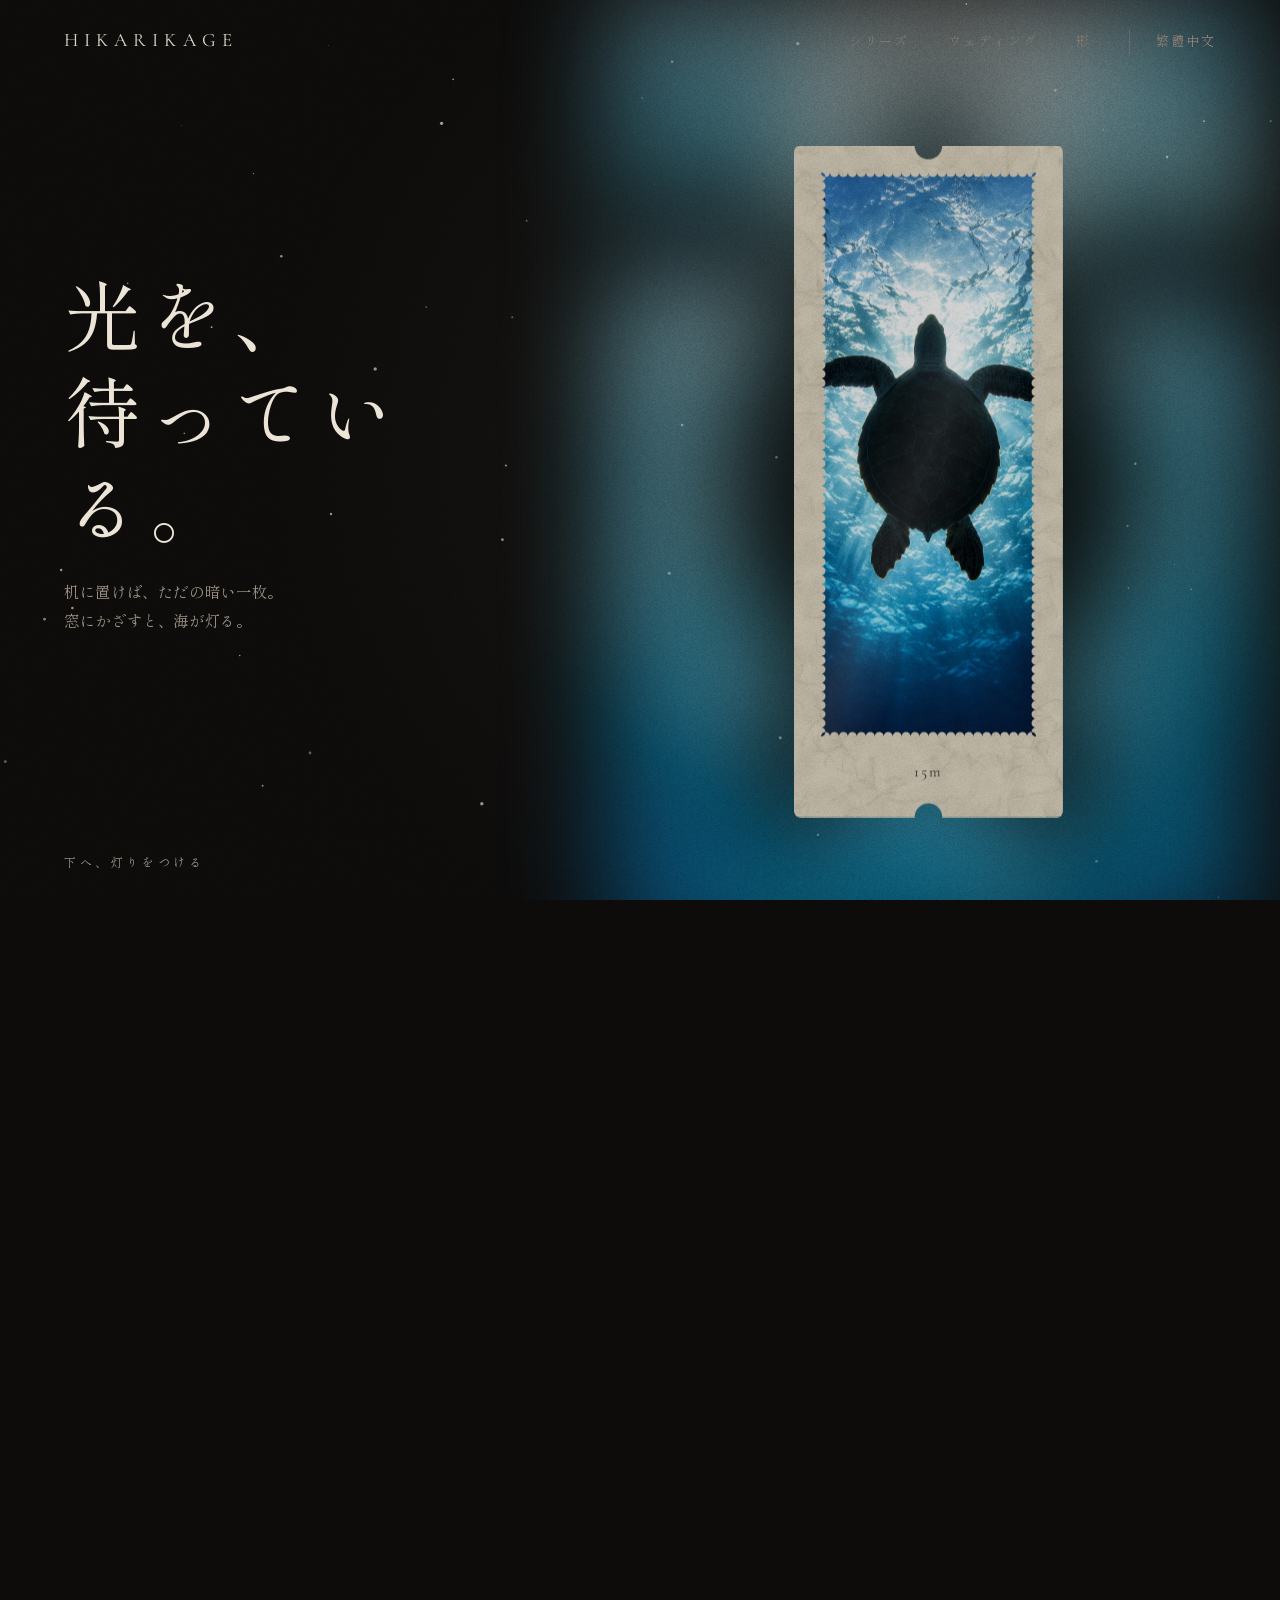
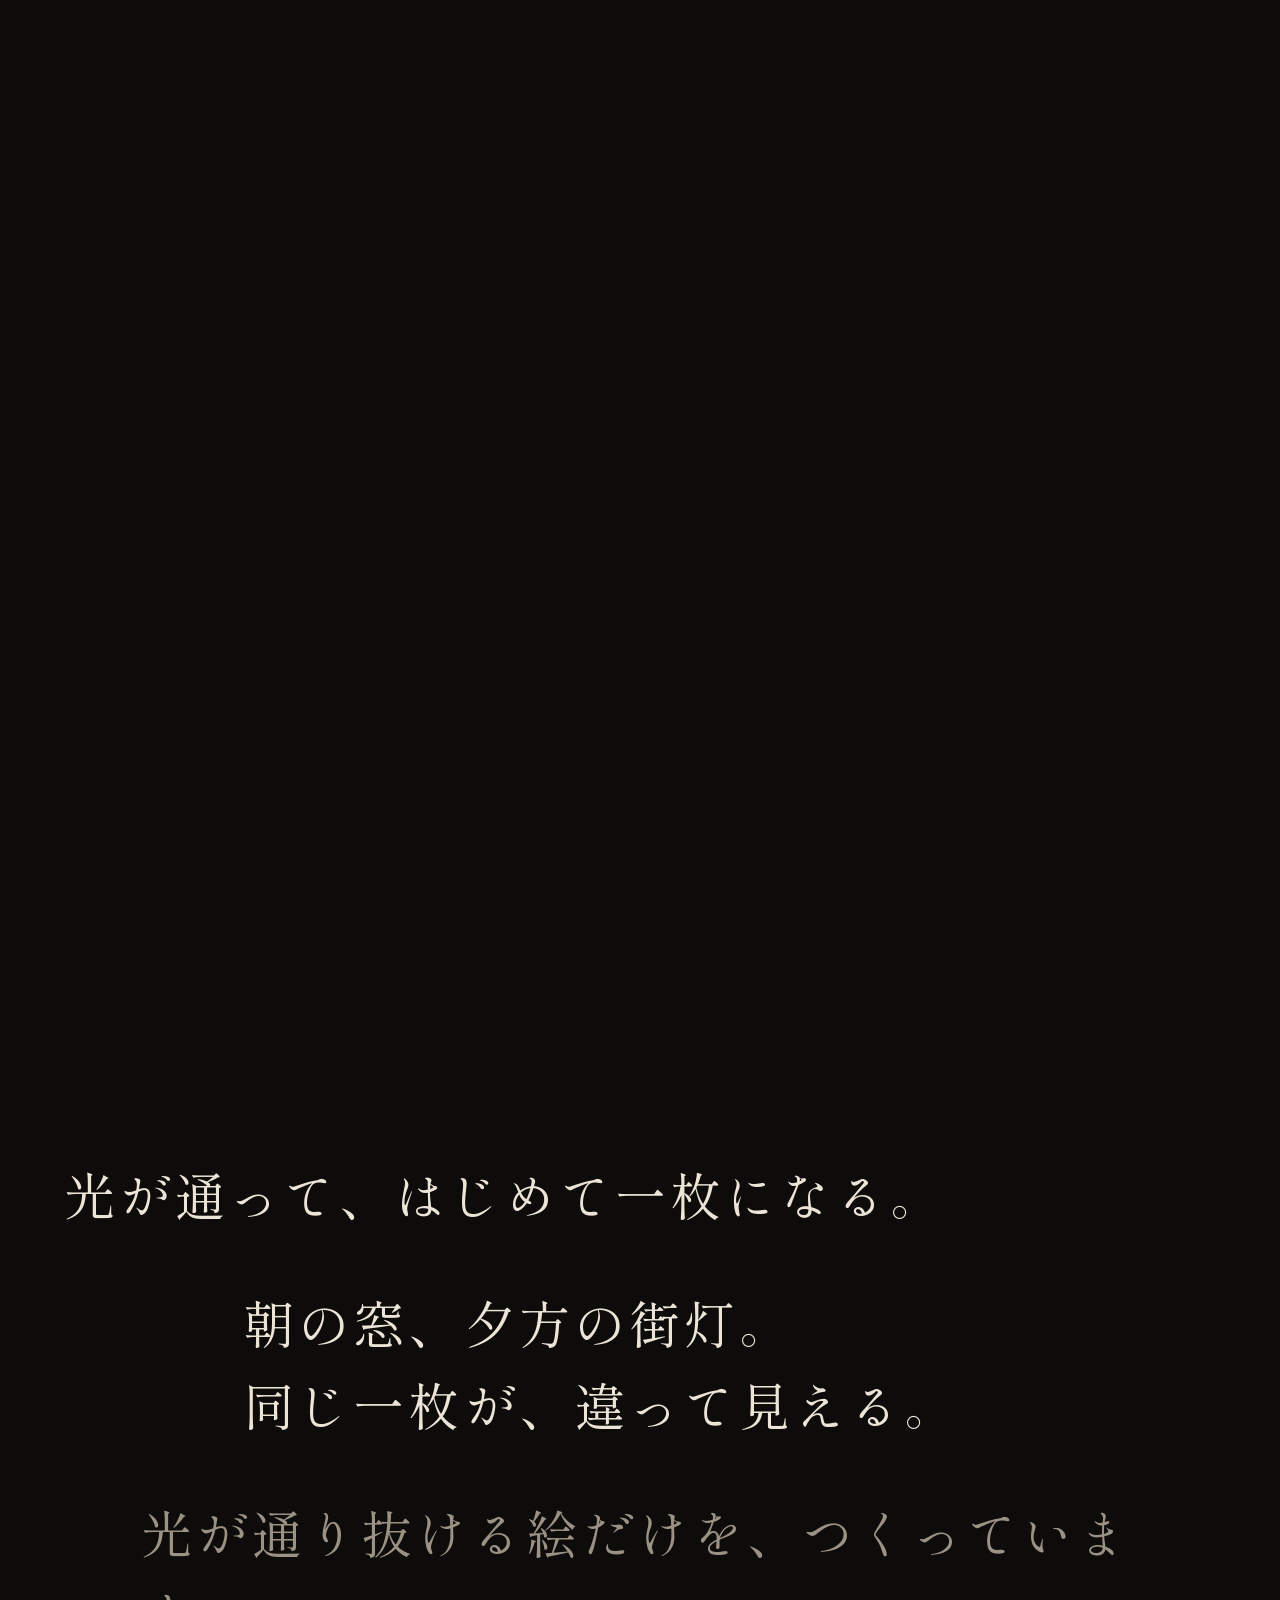
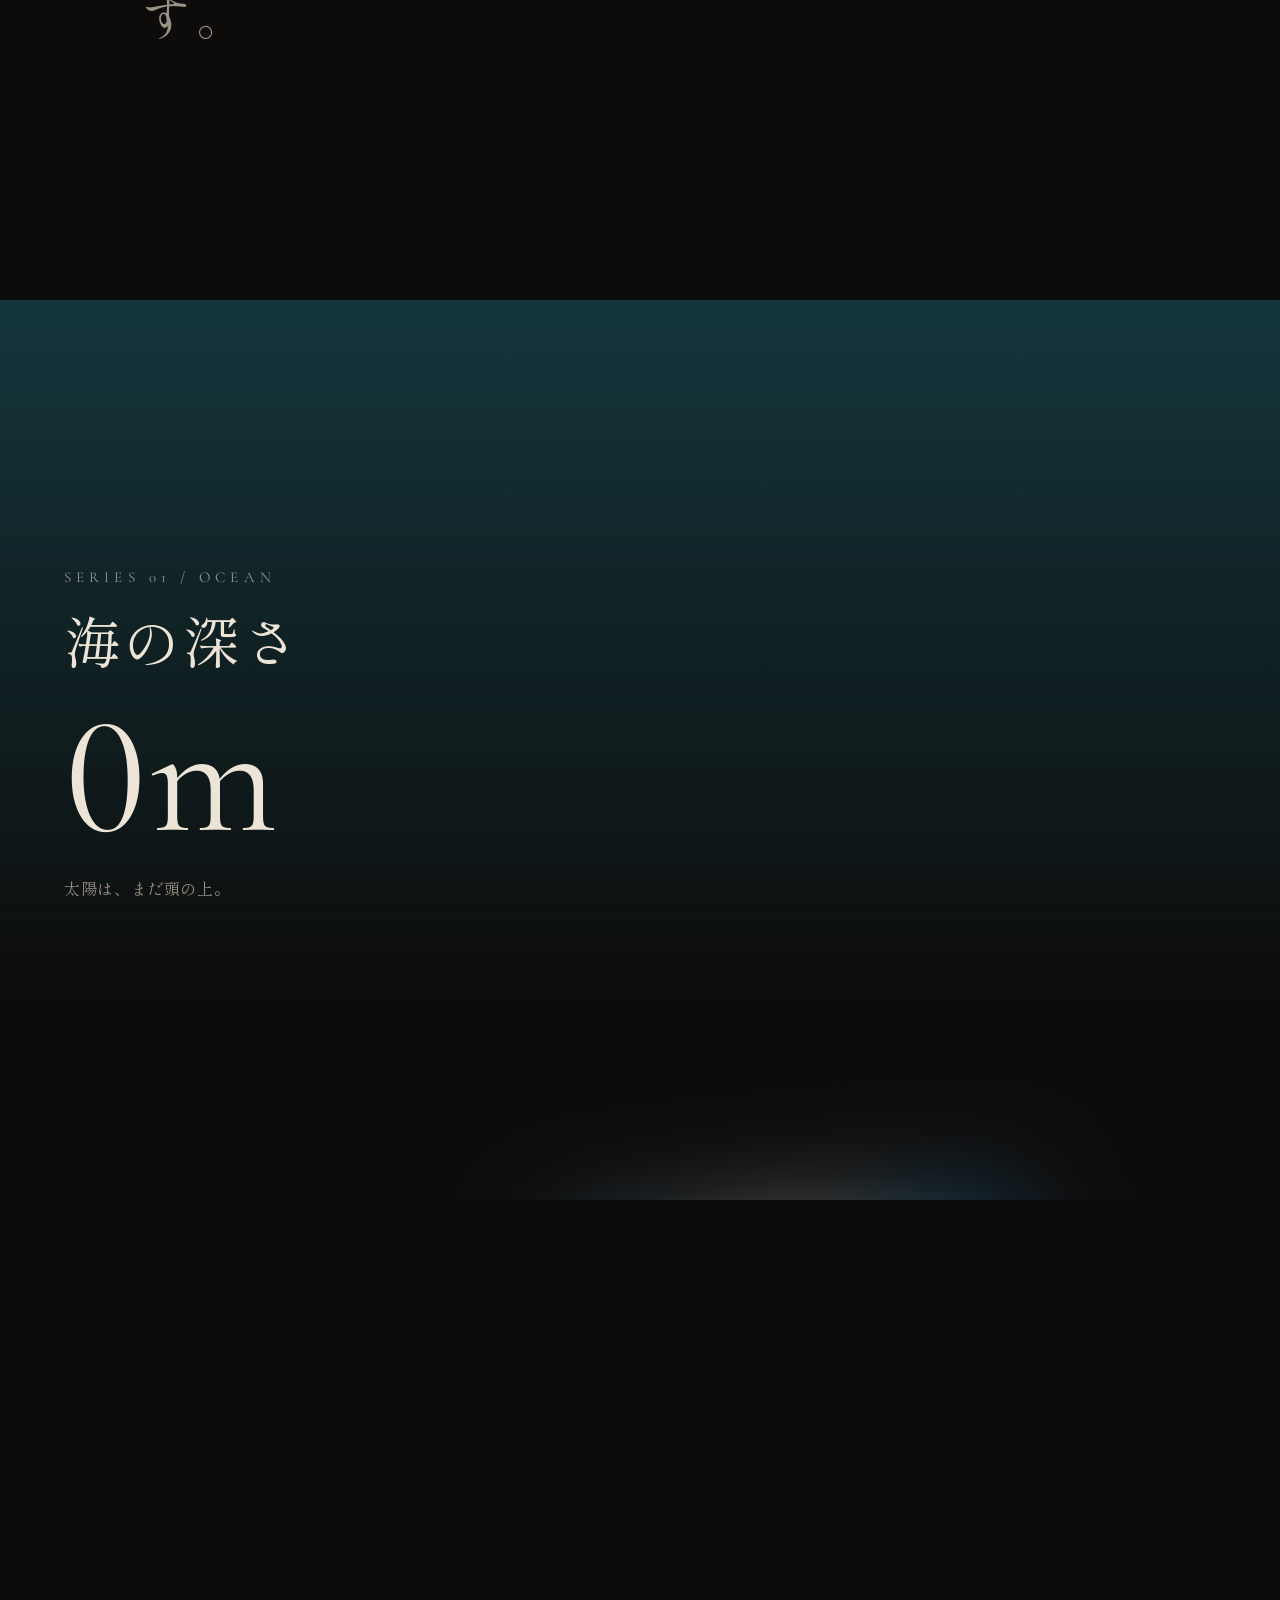
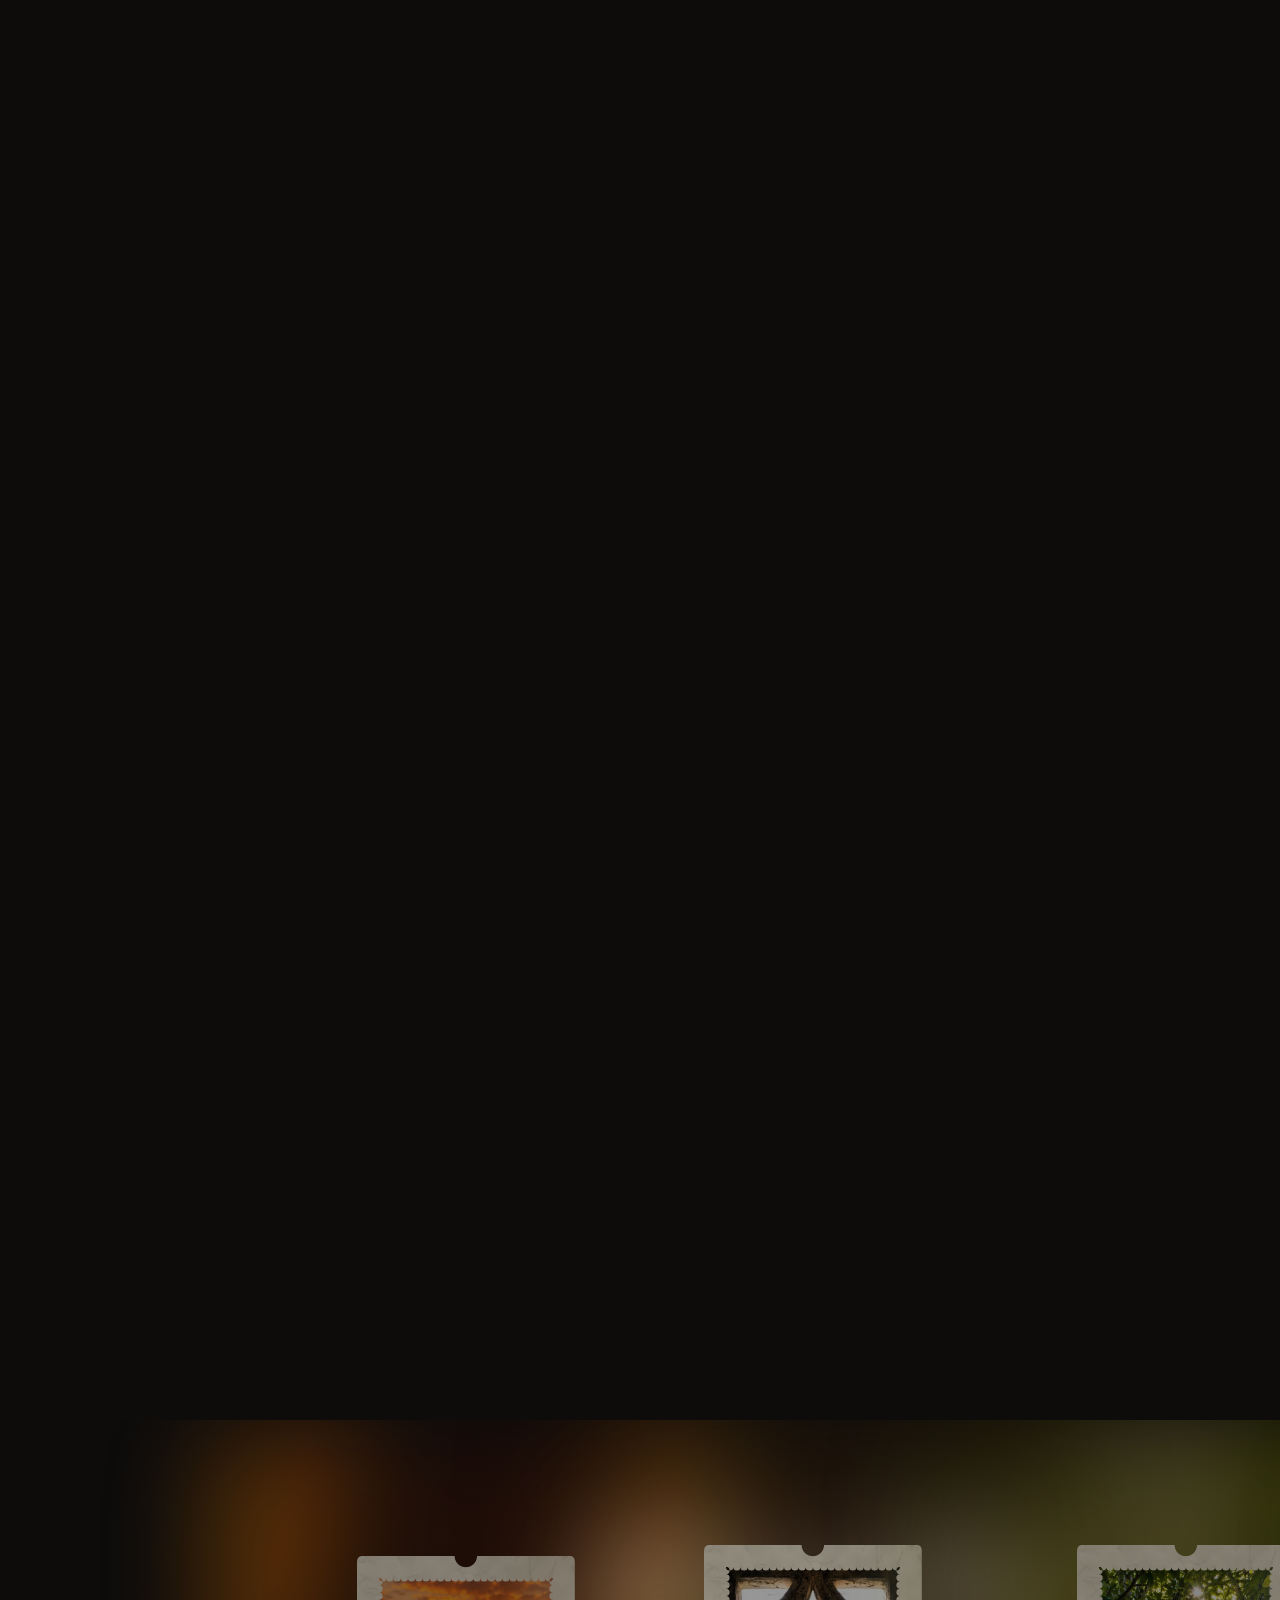
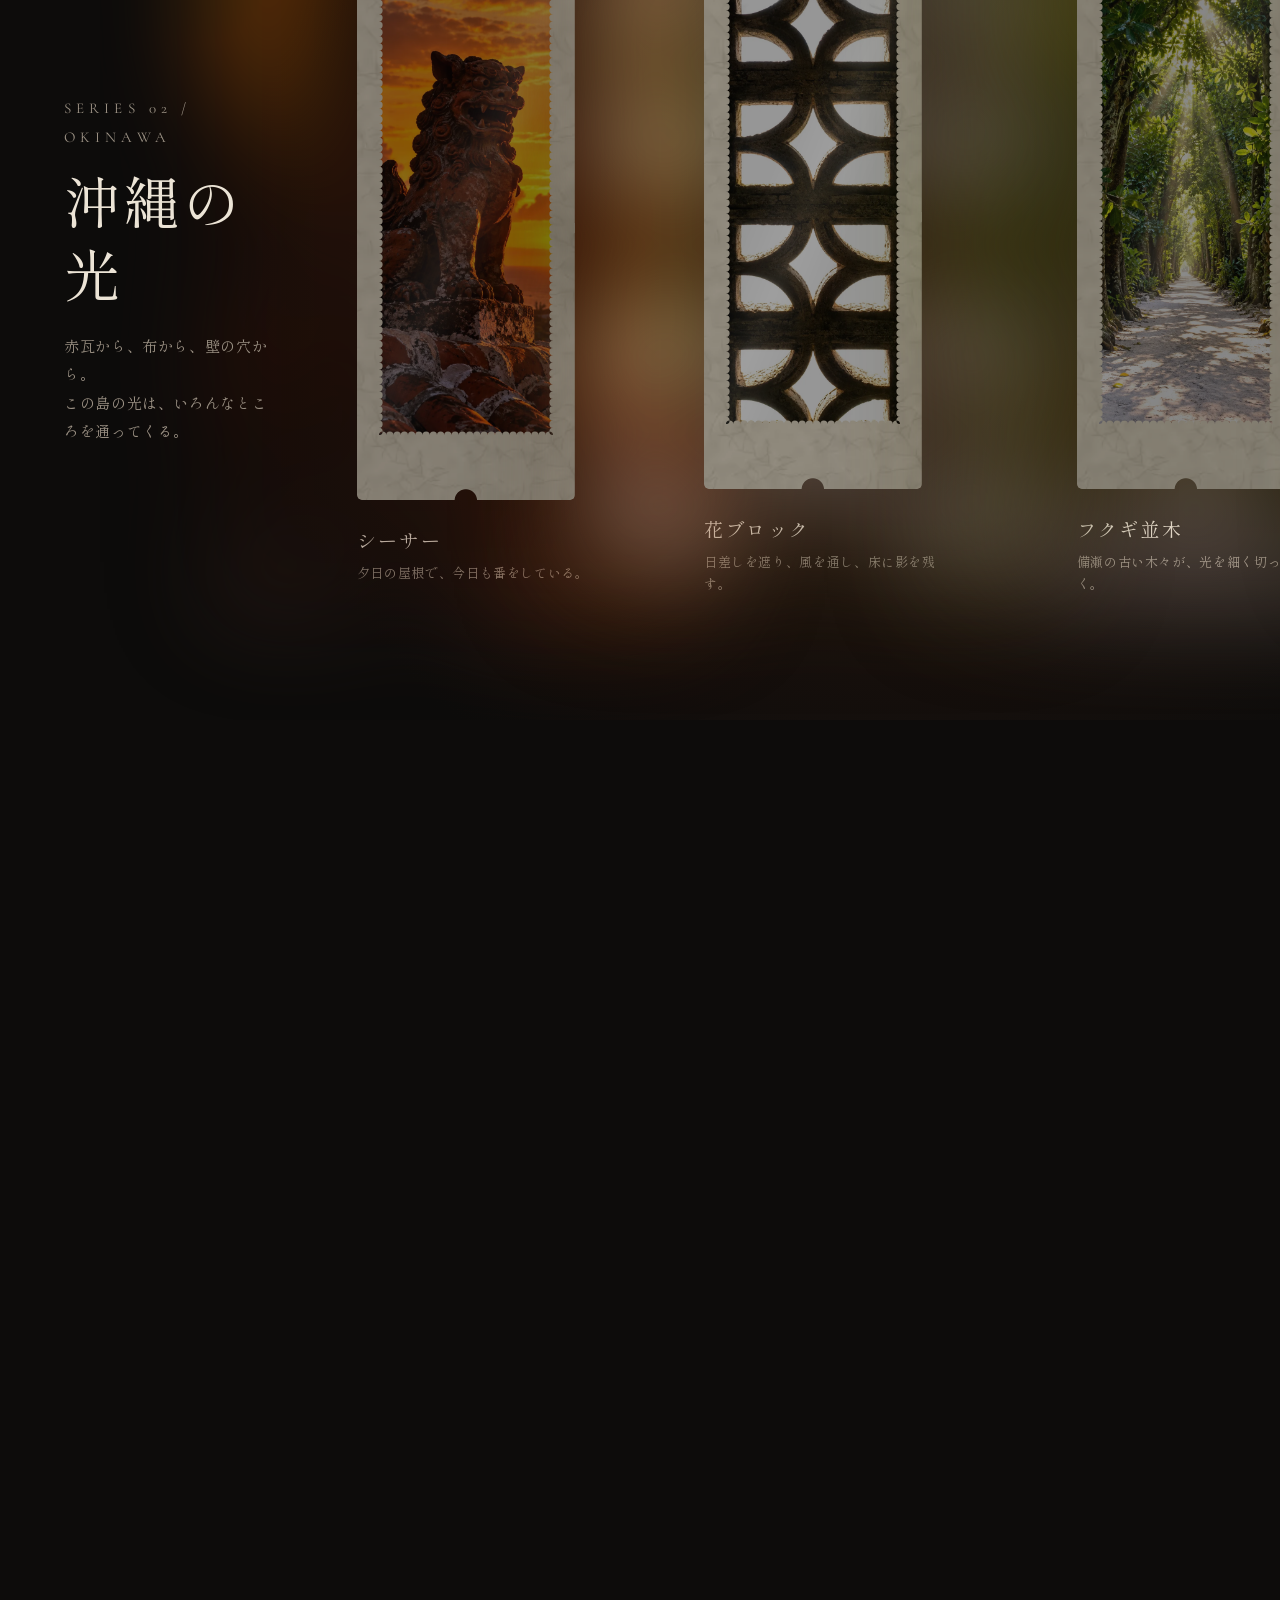
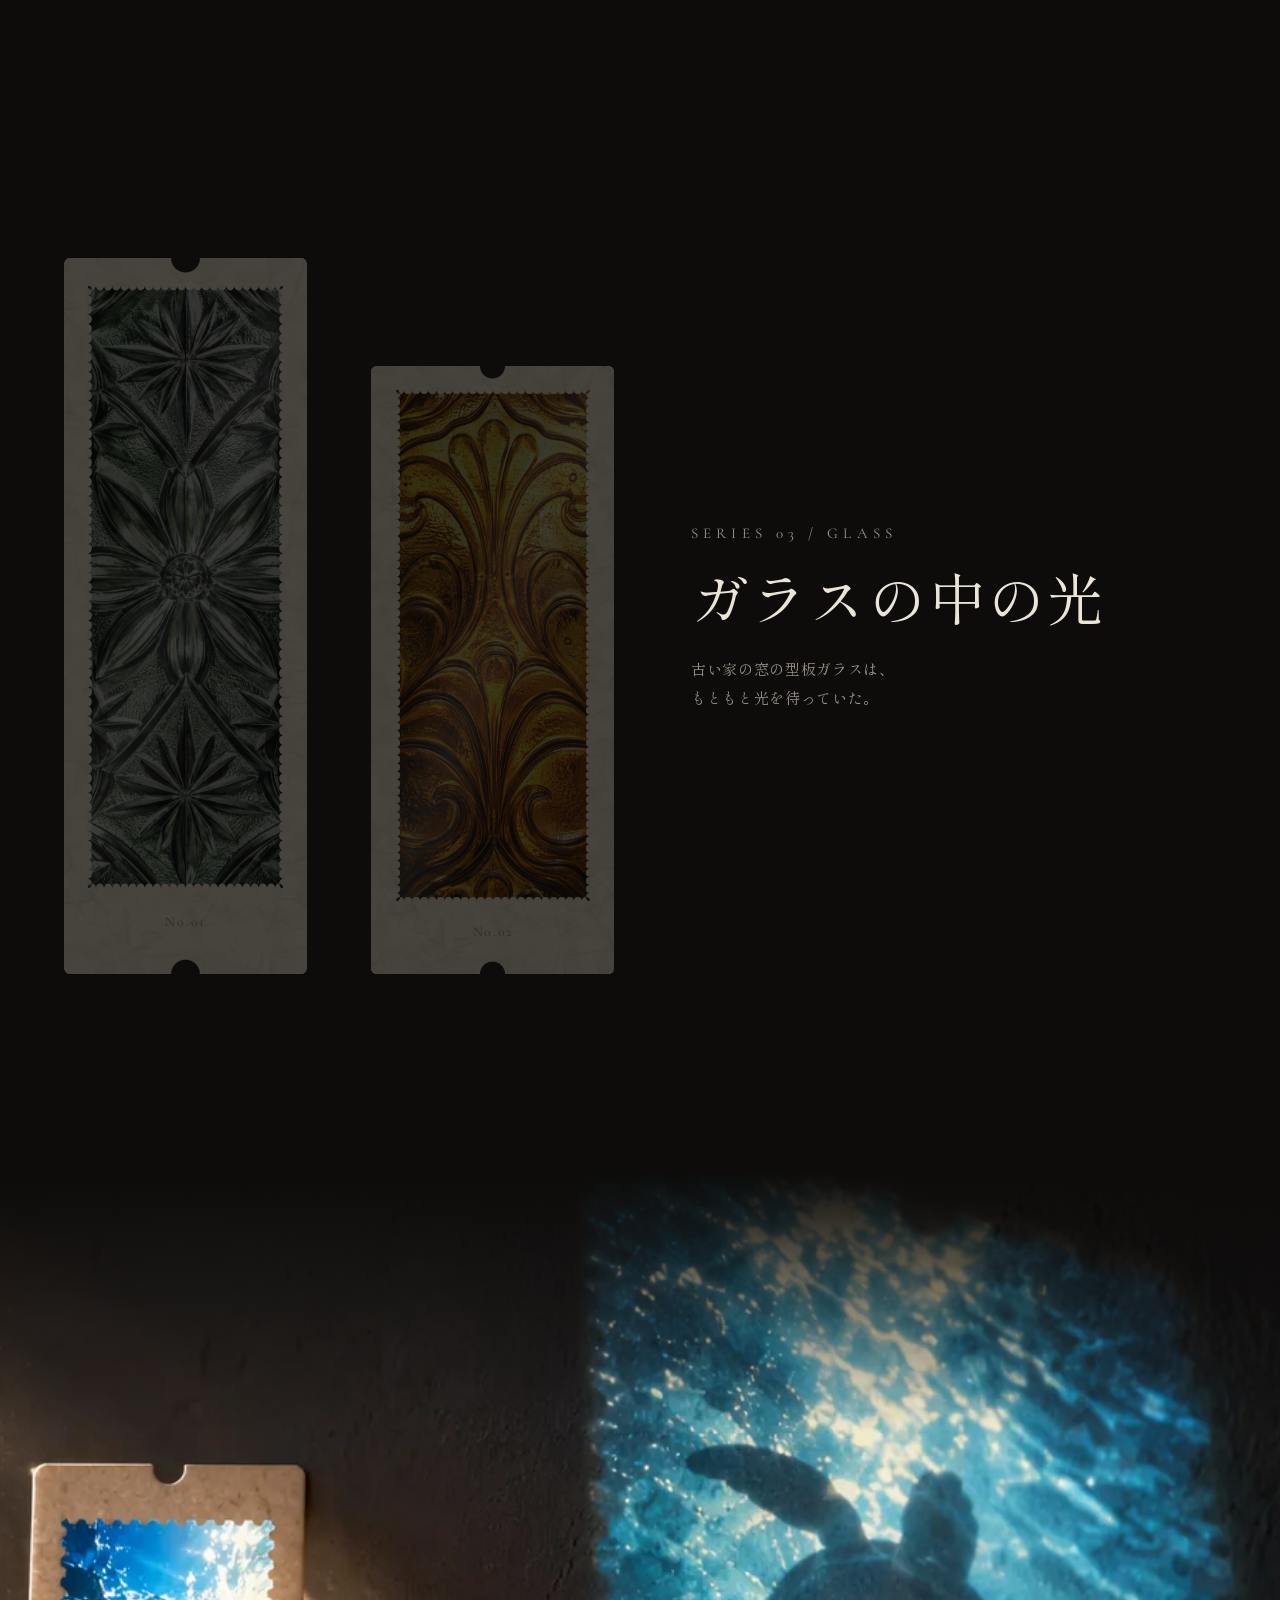
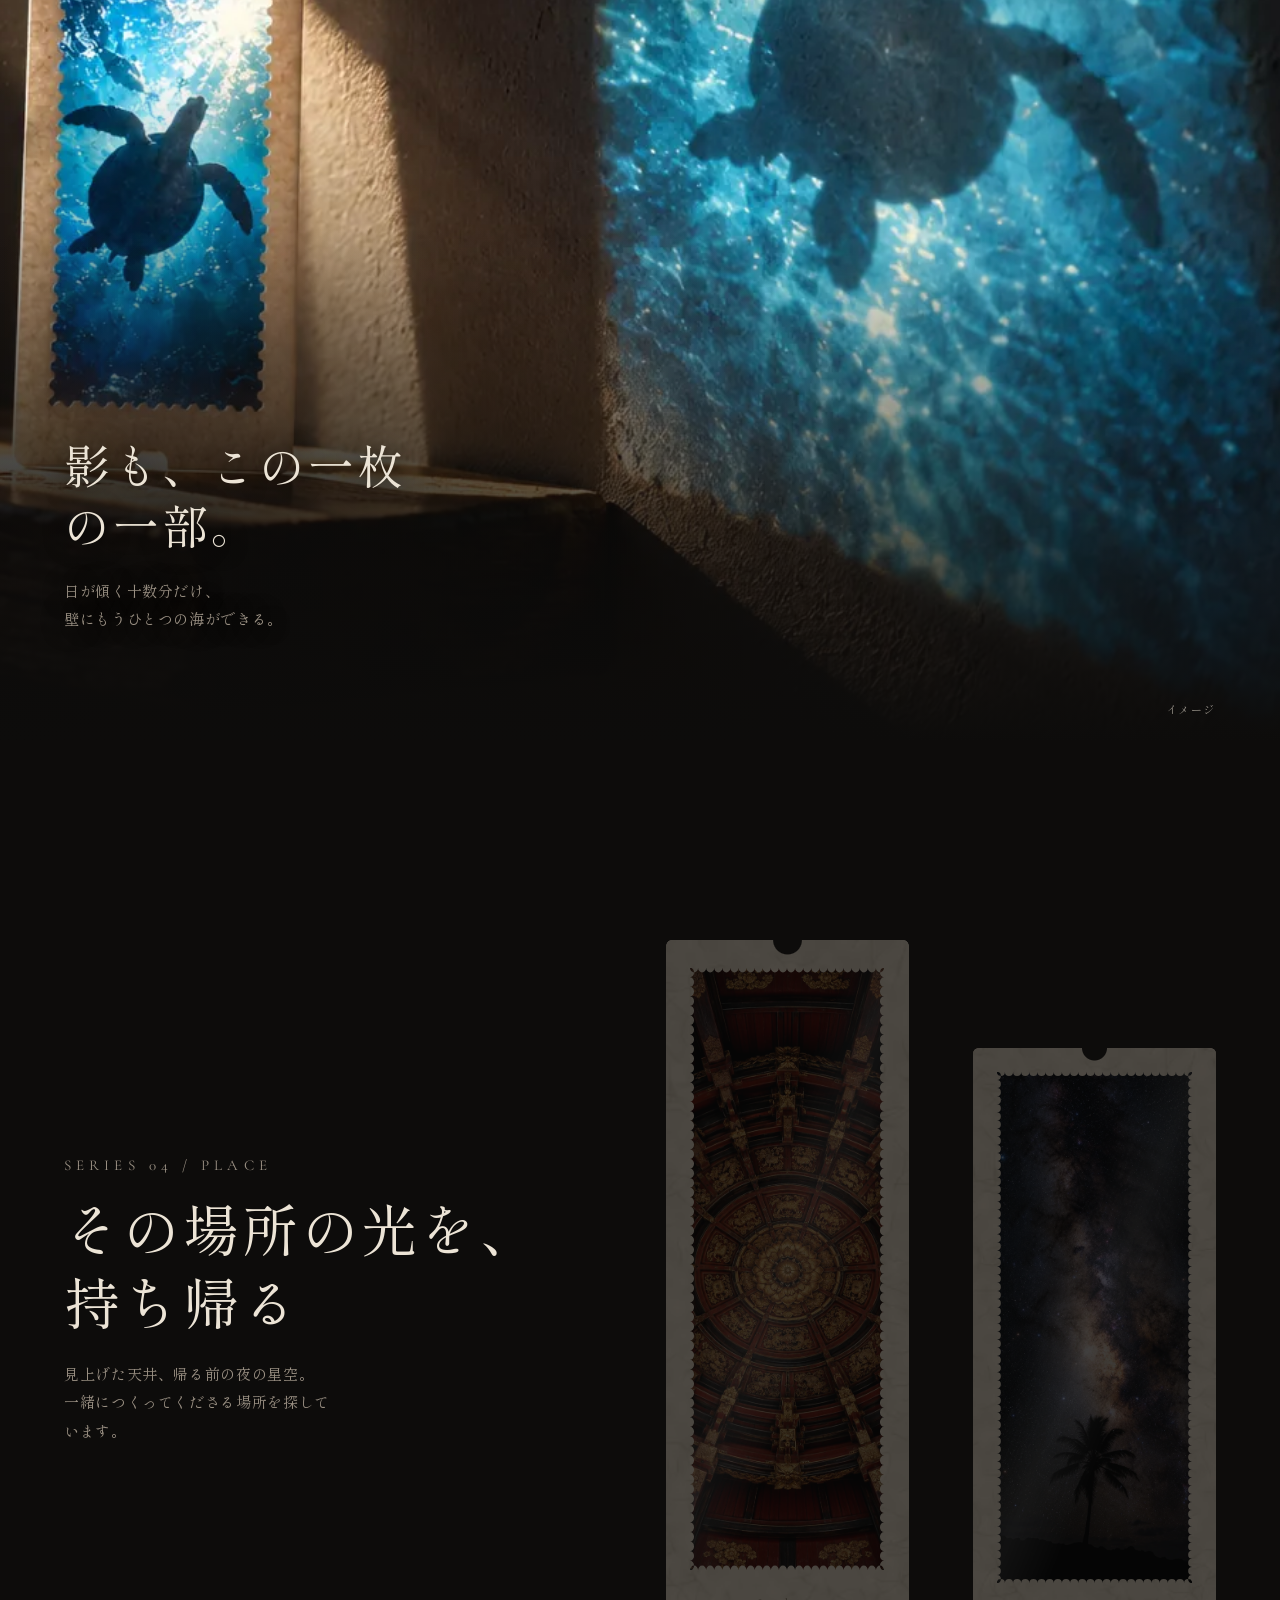
<file: site/ja/index.html>
<!doctype html>
<html lang="ja" data-assets="../assets/">
<head>
<meta charset="utf-8">
<meta name="viewport" content="width=device-width, initial-scale=1">
<title>Hikarikage ひかりかげ</title>
<meta name="description" content="光にかざして、はじめて灯る透過フィルム。">
<meta property="og:title" content="Hikarikage ひかりかげ">
<meta property="og:description" content="光にかざして、はじめて灯る透過フィルム。">
<link rel="alternate" hreflang="zh-Hant" href="https://sssunwl.github.io/hikarikage/">
<link rel="alternate" hreflang="ja" href="https://sssunwl.github.io/hikarikage/ja/">
<link rel="icon" href="../assets/icon.svg">
<link rel="preconnect" href="https://fonts.googleapis.com">
<link rel="preconnect" href="https://fonts.gstatic.com" crossorigin>
<link href="https://fonts.googleapis.com/css2?family=Cormorant+Garamond:wght@300;400&family=Shippori+Mincho:wght@400;500&display=swap" rel="stylesheet">
<link rel="stylesheet" href="../assets/style.css">
<script>document.documentElement.classList.add('js')</script>
</head>
<body>
<div class="grain"></div>
<div class="torch"></div>

<nav class="nav">
  <a class="nav__brand" href="./">HIKARIKAGE</a>
  <div class="nav__links">
    <a href="./#sea">シリーズ</a>
    <a href="./wedding/">ウェディング</a>
    <a href="./formats/">形</a>
    <a class="nav__lang" href="../" hreflang="zh-Hant">繁體中文</a>
  </div>
</nav>

<main>
  <section class="hero">
    <div class="hero__stick">
      <div class="hero__beam"></div>
      <canvas class="hero__dust"></canvas>
      <div class="hero__text">
        <div class="hero__swap">
          <div class="hero__before">
            <h1>光を、<br>待っている。</h1>
            <p class="hero__sub">机に置けば、ただの暗い一枚。<br>窓にかざすと、海が灯る。</p>
          </div>
          <div class="hero__after">
            <strong>Hikarikage</strong>
            <span>ひかりかげ</span>
          </div>
        </div>
      </div>
      <div class="hero__card">
        <div data-film="f_turtle" data-lit="hero" data-label="15m" data-alt="海の深さ"></div>
      </div>
      <div class="hero__cue">下へ、灯りをつける</div>
    </div>
  </section>

  <section class="words">
    <p class="reveal">光が通って、はじめて一枚になる。</p>
    <p class="reveal">朝の窓、夕方の街灯。<br>同じ一枚が、違って見える。</p>
    <p class="reveal">光が通り抜ける絵だけを、つくっています。</p>
  </section>

  <section class="depth" id="sea">
    <div class="depth__stick">
      <div>
        <div class="kicker">SERIES 01 / OCEAN</div>
        <h2 class="section-title">海の深さ</h2>
        <div class="depth__meter" aria-live="off">0m</div>
        <p class="depth__line">太陽は、まだ頭の上。</p>
      </div>
      <div class="depth__fan">
        <div data-film="f_sun" data-lit="depth" data-m="0m" data-line="太陽は、まだ頭の上。" data-label="0m" data-alt="0m"></div>
        <div data-film="f_fish" data-lit="depth" data-m="5m" data-line="魚の群れが向きを変え、水面が砕ける。" data-label="5m" data-alt="5m"></div>
        <div data-film="f_turtle" data-lit="depth" data-m="15m" data-line="ウミガメが光の中を過ぎていく。振り返らずに。" data-label="15m" data-alt="15m"></div>
        <div data-film="f_manta" data-lit="depth" data-m="30m" data-line="光が尽きかけても、まだ上へ。" data-label="30m" data-alt="30m"></div>
      </div>
    </div>
  </section>

  <section class="strip" id="okinawa">
    <div class="strip__stick">
      <div class="strip__head">
        <div class="kicker">SERIES 02 / OKINAWA</div>
        <h2 class="section-title">沖縄の光</h2>
        <p class="body">赤瓦から、布から、壁の穴から。<br>この島の光は、いろんなところを通ってくる。</p>
      </div>
      <div class="strip__row"><figure class="strip__item"><div data-film="f_shisa" data-lit="strip" data-alt="風獅爺"></div><figcaption><b>シーサー</b><span>夕日の屋根で、今日も番をしている。</span></figcaption></figure><figure class="strip__item"><div data-film="f_hanablock" data-lit="strip" data-alt="花磚牆"></div><figcaption><b>花ブロック</b><span>日差しを遮り、風を通し、床に影を残す。</span></figcaption></figure><figure class="strip__item"><div data-film="f_fukugi" data-lit="strip" data-alt="福木林道"></div><figcaption><b>フクギ並木</b><span>備瀬の古い木々が、光を細く切っていく。</span></figcaption></figure><figure class="strip__item"><div data-film="f_bingata" data-lit="strip" data-alt="紅型"></div><figcaption><b>紅型</b><span>布を窓にかざすと、色が目を覚ます。</span></figcaption></figure><figure class="strip__item"><div data-film="f_minsa" data-lit="strip" data-alt="MINSA 織"></div><figcaption><b>ミンサー織</b><span>いつの世までも、の五つと四つ。</span></figcaption></figure><figure class="strip__item"><div data-film="f_ryukyu" data-lit="strip" data-alt="琉球玻璃"></div><figcaption><b>琉球ガラス</b><span>気泡は、吹いた人の息のあと。</span></figcaption></figure><figure class="strip__item"><div data-film="f_eisa" data-lit="strip" data-alt="太鼓舞"></div><figcaption><b>エイサー</b><span>旧盆の夜は、太鼓が先に来る。</span></figcaption></figure><figure class="strip__item"><div data-film="f_sabani" data-lit="strip" data-alt="海人木舟"></div><figcaption><b>サバニ</b><span>日が沈む前に、最後の一艘が帰る。</span></figcaption></figure></div>
    </div>
  </section>

  <section class="pair">
    <div class="pair__media">
      <div data-film="f_showa" data-label="No.01" data-alt="ガラスの中の光" class="reveal"></div>
      <div data-film="f_amber" data-label="No.02" data-alt="ガラスの中の光" class="reveal" style="--i:1"></div>
    </div>
    <div>
      <div class="kicker reveal">SERIES 03 / GLASS</div>
      <h2 class="section-title reveal">ガラスの中の光</h2>
      <p class="body reveal">古い家の窓の型板ガラスは、<br>もともと光を待っていた。</p>
    </div>
  </section>

  <section class="scene">
    <img src="../assets/scene/s_wall.webp" alt="影も、この一枚の一部。" loading="lazy">
    <div class="scene__text">
      <h2 class="reveal">影も、この一枚の一部。</h2>
      <p class="body reveal">日が傾く十数分だけ、<br>壁にもうひとつの海ができる。</p>
    </div>
    <div class="scene__note">イメージ</div>
  </section>

  <section class="pair pair--flip">
    <div class="pair__media">
      <div data-film="f_ceiling" data-label="Look up" data-alt="その場所の光を、持ち帰る" class="reveal"></div>
      <div data-film="f_stars" data-label="24&deg;N" data-alt="その場所の光を、持ち帰る" class="reveal" style="--i:1"></div>
    </div>
    <div>
      <div class="kicker reveal">SERIES 04 / PLACE</div>
      <h2 class="section-title reveal">その場所の光を、持ち帰る</h2>
      <p class="body reveal">見上げた天井、帰る前の夜の星空。<br>一緒につくってくださる場所を探しています。</p>
    </div>
  </section>

  <section class="fmt-link">
    <div>
      <div class="kicker reveal">FORMATS</div>
      <h2 class="section-title reveal">ひとつの光、十六の形</h2>
      <p class="body reveal">しおり、チケット、ポストカード、カレンダー、地図。</p>
      <a class="more reveal" href="formats/">すべての形を見る</a>
    </div>
    <div class="fmt-link__cards">
      <figure class="fmt"><div class="card" data-card role="img" aria-label="パノラマ 150×100mm" style="--cw:150;--ch:100"><div class="card__cast" style="background-image:url('../assets/wide/l_sea.webp')"></div><div class="card__body"></div><div class="card__win" style="left:7.667%;top:10.000%;width:84.667%;height:39.000%;-webkit-mask-image:url('data:image/svg+xml,%3Csvg%20xmlns%3D%22http%3A//www.w3.org/2000/svg%22%20viewBox%3D%220%200%20127%2039%22%20preserveAspectRatio%3D%22none%22%3E%3Cpath%20d%3D%22M0%200a0.992%200.992%200%200%200%201.984%200a0.992%200.992%200%200%200%201.984%200a0.992%200.992%200%200%200%201.984%200a0.992%200.992%200%200%200%201.984%200a0.992%200.992%200%200%200%201.984%200a0.992%200.992%200%200%200%201.984%200a0.992%200.992%200%200%200%201.984%200a0.992%200.992%200%200%200%201.984%200a0.992%200.992%200%200%200%201.984%200a0.992%200.992%200%200%200%201.984%200a0.992%200.992%200%200%200%201.984%200a0.992%200.992%200%200%200%201.984%200a0.992%200.992%200%200%200%201.984%200a0.992%200.992%200%200%200%201.984%200a0.992%200.992%200%200%200%201.984%200a0.992%200.992%200%200%200%201.984%200a0.992%200.992%200%200%200%201.984%200a0.992%200.992%200%200%200%201.984%200a0.992%200.992%200%200%200%201.984%200a0.992%200.992%200%200%200%201.984%200a0.992%200.992%200%200%200%201.984%200a0.992%200.992%200%200%200%201.984%200a0.992%200.992%200%200%200%201.984%200a0.992%200.992%200%200%200%201.984%200a0.992%200.992%200%200%200%201.984%200a0.992%200.992%200%200%200%201.984%200a0.992%200.992%200%200%200%201.984%200a0.992%200.992%200%200%200%201.984%200a0.992%200.992%200%200%200%201.984%200a0.992%200.992%200%200%200%201.984%200a0.992%200.992%200%200%200%201.984%200a0.992%200.992%200%200%200%201.984%200a0.992%200.992%200%200%200%201.984%200a0.992%200.992%200%200%200%201.984%200a0.992%200.992%200%200%200%201.984%200a0.992%200.992%200%200%200%201.984%200a0.992%200.992%200%200%200%201.984%200a0.992%200.992%200%200%200%201.984%200a0.992%200.992%200%200%200%201.984%200a0.992%200.992%200%200%200%201.984%200a0.992%200.992%200%200%200%201.984%200a0.992%200.992%200%200%200%201.984%200a0.992%200.992%200%200%200%201.984%200a0.992%200.992%200%200%200%201.984%200a0.992%200.992%200%200%200%201.984%200a0.992%200.992%200%200%200%201.984%200a0.992%200.992%200%200%200%201.984%200a0.992%200.992%200%200%200%201.984%200a0.992%200.992%200%200%200%201.984%200a0.992%200.992%200%200%200%201.984%200a0.992%200.992%200%200%200%201.984%200a0.992%200.992%200%200%200%201.984%200a0.992%200.992%200%200%200%201.984%200a0.992%200.992%200%200%200%201.984%200a0.992%200.992%200%200%200%201.984%200a0.992%200.992%200%200%200%201.984%200a0.992%200.992%200%200%200%201.984%200a0.992%200.992%200%200%200%201.984%200a0.992%200.992%200%200%200%201.984%200a0.992%200.992%200%200%200%201.984%200a0.992%200.992%200%200%200%201.984%200a0.992%200.992%200%200%200%201.984%200a0.992%200.992%200%200%200%201.984%200a0.992%200.992%200%200%200%201.984%200a0.975%200.975%200%200%200%200%201.950a0.975%200.975%200%200%200%200%201.950a0.975%200.975%200%200%200%200%201.950a0.975%200.975%200%200%200%200%201.950a0.975%200.975%200%200%200%200%201.950a0.975%200.975%200%200%200%200%201.950a0.975%200.975%200%200%200%200%201.950a0.975%200.975%200%200%200%200%201.950a0.975%200.975%200%200%200%200%201.950a0.975%200.975%200%200%200%200%201.950a0.975%200.975%200%200%200%200%201.950a0.975%200.975%200%200%200%200%201.950a0.975%200.975%200%200%200%200%201.950a0.975%200.975%200%200%200%200%201.950a0.975%200.975%200%200%200%200%201.950a0.975%200.975%200%200%200%200%201.950a0.975%200.975%200%200%200%200%201.950a0.975%200.975%200%200%200%200%201.950a0.975%200.975%200%200%200%200%201.950a0.975%200.975%200%200%200%200%201.950a0.992%200.992%200%200%200%20-1.984%200a0.992%200.992%200%200%200%20-1.984%200a0.992%200.992%200%200%200%20-1.984%200a0.992%200.992%200%200%200%20-1.984%200a0.992%200.992%200%200%200%20-1.984%200a0.992%200.992%200%200%200%20-1.984%200a0.992%200.992%200%200%200%20-1.984%200a0.992%200.992%200%200%200%20-1.984%200a0.992%200.992%200%200%200%20-1.984%200a0.992%200.992%200%200%200%20-1.984%200a0.992%200.992%200%200%200%20-1.984%200a0.992%200.992%200%200%200%20-1.984%200a0.992%200.992%200%200%200%20-1.984%200a0.992%200.992%200%200%200%20-1.984%200a0.992%200.992%200%200%200%20-1.984%200a0.992%200.992%200%200%200%20-1.984%200a0.992%200.992%200%200%200%20-1.984%200a0.992%200.992%200%200%200%20-1.984%200a0.992%200.992%200%200%200%20-1.984%200a0.992%200.992%200%200%200%20-1.984%200a0.992%200.992%200%200%200%20-1.984%200a0.992%200.992%200%200%200%20-1.984%200a0.992%200.992%200%200%200%20-1.984%200a0.992%200.992%200%200%200%20-1.984%200a0.992%200.992%200%200%200%20-1.984%200a0.992%200.992%200%200%200%20-1.984%200a0.992%200.992%200%200%200%20-1.984%200a0.992%200.992%200%200%200%20-1.984%200a0.992%200.992%200%200%200%20-1.984%200a0.992%200.992%200%200%200%20-1.984%200a0.992%200.992%200%200%200%20-1.984%200a0.992%200.992%200%200%200%20-1.984%200a0.992%200.992%200%200%200%20-1.984%200a0.992%200.992%200%200%200%20-1.984%200a0.992%200.992%200%200%200%20-1.984%200a0.992%200.992%200%200%200%20-1.984%200a0.992%200.992%200%200%200%20-1.984%200a0.992%200.992%200%200%200%20-1.984%200a0.992%200.992%200%200%200%20-1.984%200a0.992%200.992%200%200%200%20-1.984%200a0.992%200.992%200%200%200%20-1.984%200a0.992%200.992%200%200%200%20-1.984%200a0.992%200.992%200%200%200%20-1.984%200a0.992%200.992%200%200%200%20-1.984%200a0.992%200.992%200%200%200%20-1.984%200a0.992%200.992%200%200%200%20-1.984%200a0.992%200.992%200%200%200%20-1.984%200a0.992%200.992%200%200%200%20-1.984%200a0.992%200.992%200%200%200%20-1.984%200a0.992%200.992%200%200%200%20-1.984%200a0.992%200.992%200%200%200%20-1.984%200a0.992%200.992%200%200%200%20-1.984%200a0.992%200.992%200%200%200%20-1.984%200a0.992%200.992%200%200%200%20-1.984%200a0.992%200.992%200%200%200%20-1.984%200a0.992%200.992%200%200%200%20-1.984%200a0.992%200.992%200%200%200%20-1.984%200a0.992%200.992%200%200%200%20-1.984%200a0.992%200.992%200%200%200%20-1.984%200a0.992%200.992%200%200%200%20-1.984%200a0.992%200.992%200%200%200%20-1.984%200a0.992%200.992%200%200%200%20-1.984%200a0.992%200.992%200%200%200%20-1.984%200a0.992%200.992%200%200%200%20-1.984%200a0.975%200.975%200%200%200%200%20-1.950a0.975%200.975%200%200%200%200%20-1.950a0.975%200.975%200%200%200%200%20-1.950a0.975%200.975%200%200%200%200%20-1.950a0.975%200.975%200%200%200%200%20-1.950a0.975%200.975%200%200%200%200%20-1.950a0.975%200.975%200%200%200%200%20-1.950a0.975%200.975%200%200%200%200%20-1.950a0.975%200.975%200%200%200%200%20-1.950a0.975%200.975%200%200%200%200%20-1.950a0.975%200.975%200%200%200%200%20-1.950a0.975%200.975%200%200%200%200%20-1.950a0.975%200.975%200%200%200%200%20-1.950a0.975%200.975%200%200%200%200%20-1.950a0.975%200.975%200%200%200%200%20-1.950a0.975%200.975%200%200%200%200%20-1.950a0.975%200.975%200%200%200%200%20-1.950a0.975%200.975%200%200%200%200%20-1.950a0.975%200.975%200%200%200%200%20-1.950a0.975%200.975%200%200%200%200%20-1.950Z%22/%3E%3C/svg%3E');mask-image:url('data:image/svg+xml,%3Csvg%20xmlns%3D%22http%3A//www.w3.org/2000/svg%22%20viewBox%3D%220%200%20127%2039%22%20preserveAspectRatio%3D%22none%22%3E%3Cpath%20d%3D%22M0%200a0.992%200.992%200%200%200%201.984%200a0.992%200.992%200%200%200%201.984%200a0.992%200.992%200%200%200%201.984%200a0.992%200.992%200%200%200%201.984%200a0.992%200.992%200%200%200%201.984%200a0.992%200.992%200%200%200%201.984%200a0.992%200.992%200%200%200%201.984%200a0.992%200.992%200%200%200%201.984%200a0.992%200.992%200%200%200%201.984%200a0.992%200.992%200%200%200%201.984%200a0.992%200.992%200%200%200%201.984%200a0.992%200.992%200%200%200%201.984%200a0.992%200.992%200%200%200%201.984%200a0.992%200.992%200%200%200%201.984%200a0.992%200.992%200%200%200%201.984%200a0.992%200.992%200%200%200%201.984%200a0.992%200.992%200%200%200%201.984%200a0.992%200.992%200%200%200%201.984%200a0.992%200.992%200%200%200%201.984%200a0.992%200.992%200%200%200%201.984%200a0.992%200.992%200%200%200%201.984%200a0.992%200.992%200%200%200%201.984%200a0.992%200.992%200%200%200%201.984%200a0.992%200.992%200%200%200%201.984%200a0.992%200.992%200%200%200%201.984%200a0.992%200.992%200%200%200%201.984%200a0.992%200.992%200%200%200%201.984%200a0.992%200.992%200%200%200%201.984%200a0.992%200.992%200%200%200%201.984%200a0.992%200.992%200%200%200%201.984%200a0.992%200.992%200%200%200%201.984%200a0.992%200.992%200%200%200%201.984%200a0.992%200.992%200%200%200%201.984%200a0.992%200.992%200%200%200%201.984%200a0.992%200.992%200%200%200%201.984%200a0.992%200.992%200%200%200%201.984%200a0.992%200.992%200%200%200%201.984%200a0.992%200.992%200%200%200%201.984%200a0.992%200.992%200%200%200%201.984%200a0.992%200.992%200%200%200%201.984%200a0.992%200.992%200%200%200%201.984%200a0.992%200.992%200%200%200%201.984%200a0.992%200.992%200%200%200%201.984%200a0.992%200.992%200%200%200%201.984%200a0.992%200.992%200%200%200%201.984%200a0.992%200.992%200%200%200%201.984%200a0.992%200.992%200%200%200%201.984%200a0.992%200.992%200%200%200%201.984%200a0.992%200.992%200%200%200%201.984%200a0.992%200.992%200%200%200%201.984%200a0.992%200.992%200%200%200%201.984%200a0.992%200.992%200%200%200%201.984%200a0.992%200.992%200%200%200%201.984%200a0.992%200.992%200%200%200%201.984%200a0.992%200.992%200%200%200%201.984%200a0.992%200.992%200%200%200%201.984%200a0.992%200.992%200%200%200%201.984%200a0.992%200.992%200%200%200%201.984%200a0.992%200.992%200%200%200%201.984%200a0.992%200.992%200%200%200%201.984%200a0.992%200.992%200%200%200%201.984%200a0.992%200.992%200%200%200%201.984%200a0.992%200.992%200%200%200%201.984%200a0.992%200.992%200%200%200%201.984%200a0.975%200.975%200%200%200%200%201.950a0.975%200.975%200%200%200%200%201.950a0.975%200.975%200%200%200%200%201.950a0.975%200.975%200%200%200%200%201.950a0.975%200.975%200%200%200%200%201.950a0.975%200.975%200%200%200%200%201.950a0.975%200.975%200%200%200%200%201.950a0.975%200.975%200%200%200%200%201.950a0.975%200.975%200%200%200%200%201.950a0.975%200.975%200%200%200%200%201.950a0.975%200.975%200%200%200%200%201.950a0.975%200.975%200%200%200%200%201.950a0.975%200.975%200%200%200%200%201.950a0.975%200.975%200%200%200%200%201.950a0.975%200.975%200%200%200%200%201.950a0.975%200.975%200%200%200%200%201.950a0.975%200.975%200%200%200%200%201.950a0.975%200.975%200%200%200%200%201.950a0.975%200.975%200%200%200%200%201.950a0.975%200.975%200%200%200%200%201.950a0.992%200.992%200%200%200%20-1.984%200a0.992%200.992%200%200%200%20-1.984%200a0.992%200.992%200%200%200%20-1.984%200a0.992%200.992%200%200%200%20-1.984%200a0.992%200.992%200%200%200%20-1.984%200a0.992%200.992%200%200%200%20-1.984%200a0.992%200.992%200%200%200%20-1.984%200a0.992%200.992%200%200%200%20-1.984%200a0.992%200.992%200%200%200%20-1.984%200a0.992%200.992%200%200%200%20-1.984%200a0.992%200.992%200%200%200%20-1.984%200a0.992%200.992%200%200%200%20-1.984%200a0.992%200.992%200%200%200%20-1.984%200a0.992%200.992%200%200%200%20-1.984%200a0.992%200.992%200%200%200%20-1.984%200a0.992%200.992%200%200%200%20-1.984%200a0.992%200.992%200%200%200%20-1.984%200a0.992%200.992%200%200%200%20-1.984%200a0.992%200.992%200%200%200%20-1.984%200a0.992%200.992%200%200%200%20-1.984%200a0.992%200.992%200%200%200%20-1.984%200a0.992%200.992%200%200%200%20-1.984%200a0.992%200.992%200%200%200%20-1.984%200a0.992%200.992%200%200%200%20-1.984%200a0.992%200.992%200%200%200%20-1.984%200a0.992%200.992%200%200%200%20-1.984%200a0.992%200.992%200%200%200%20-1.984%200a0.992%200.992%200%200%200%20-1.984%200a0.992%200.992%200%200%200%20-1.984%200a0.992%200.992%200%200%200%20-1.984%200a0.992%200.992%200%200%200%20-1.984%200a0.992%200.992%200%200%200%20-1.984%200a0.992%200.992%200%200%200%20-1.984%200a0.992%200.992%200%200%200%20-1.984%200a0.992%200.992%200%200%200%20-1.984%200a0.992%200.992%200%200%200%20-1.984%200a0.992%200.992%200%200%200%20-1.984%200a0.992%200.992%200%200%200%20-1.984%200a0.992%200.992%200%200%200%20-1.984%200a0.992%200.992%200%200%200%20-1.984%200a0.992%200.992%200%200%200%20-1.984%200a0.992%200.992%200%200%200%20-1.984%200a0.992%200.992%200%200%200%20-1.984%200a0.992%200.992%200%200%200%20-1.984%200a0.992%200.992%200%200%200%20-1.984%200a0.992%200.992%200%200%200%20-1.984%200a0.992%200.992%200%200%200%20-1.984%200a0.992%200.992%200%200%200%20-1.984%200a0.992%200.992%200%200%200%20-1.984%200a0.992%200.992%200%200%200%20-1.984%200a0.992%200.992%200%200%200%20-1.984%200a0.992%200.992%200%200%200%20-1.984%200a0.992%200.992%200%200%200%20-1.984%200a0.992%200.992%200%200%200%20-1.984%200a0.992%200.992%200%200%200%20-1.984%200a0.992%200.992%200%200%200%20-1.984%200a0.992%200.992%200%200%200%20-1.984%200a0.992%200.992%200%200%200%20-1.984%200a0.992%200.992%200%200%200%20-1.984%200a0.992%200.992%200%200%200%20-1.984%200a0.992%200.992%200%200%200%20-1.984%200a0.992%200.992%200%200%200%20-1.984%200a0.992%200.992%200%200%200%20-1.984%200a0.992%200.992%200%200%200%20-1.984%200a0.975%200.975%200%200%200%200%20-1.950a0.975%200.975%200%200%200%200%20-1.950a0.975%200.975%200%200%200%200%20-1.950a0.975%200.975%200%200%200%200%20-1.950a0.975%200.975%200%200%200%200%20-1.950a0.975%200.975%200%200%200%200%20-1.950a0.975%200.975%200%200%200%200%20-1.950a0.975%200.975%200%200%200%200%20-1.950a0.975%200.975%200%200%200%200%20-1.950a0.975%200.975%200%200%200%200%20-1.950a0.975%200.975%200%200%200%200%20-1.950a0.975%200.975%200%200%200%200%20-1.950a0.975%200.975%200%200%200%200%20-1.950a0.975%200.975%200%200%200%200%20-1.950a0.975%200.975%200%200%200%200%20-1.950a0.975%200.975%200%200%200%200%20-1.950a0.975%200.975%200%200%200%200%20-1.950a0.975%200.975%200%200%200%200%20-1.950a0.975%200.975%200%200%200%200%20-1.950a0.975%200.975%200%200%200%200%20-1.950Z%22/%3E%3C/svg%3E');"><img src="../assets/wide/l_sea.webp" alt="" loading="lazy"></div><div class="card__text big" style="left:7.667%;top:58.000%;width:84.667%">East China Sea</div><div class="card__text tiny" style="left:7.667%;top:76.000%;width:84.667%">Last light from Zanpa</div></div><figcaption><b>パノラマ</b><span>150&times;100mm</span><span>窓 127&times;39mm</span></figcaption></figure>
      <figure class="fmt"><div class="card" data-card role="img" aria-label="しおり 60×120mm" style="--cw:60;--ch:120"><div class="card__cast" style="background-image:url('../assets/film/f_turtle.webp')"></div><div class="card__body"></div><div class="card__win" style="left:12.500%;top:8.333%;width:75.000%;height:50.000%;-webkit-mask-image:url('data:image/svg+xml,%3Csvg%20xmlns%3D%22http%3A//www.w3.org/2000/svg%22%20viewBox%3D%220%200%2045%2060%22%20preserveAspectRatio%3D%22none%22%3E%3Cpath%20d%3D%22M0%200a1.023%201.023%200%200%200%202.045%200a1.023%201.023%200%200%200%202.045%200a1.023%201.023%200%200%200%202.045%200a1.023%201.023%200%200%200%202.045%200a1.023%201.023%200%200%200%202.045%200a1.023%201.023%200%200%200%202.045%200a1.023%201.023%200%200%200%202.045%200a1.023%201.023%200%200%200%202.045%200a1.023%201.023%200%200%200%202.045%200a1.023%201.023%200%200%200%202.045%200a1.023%201.023%200%200%200%202.045%200a1.023%201.023%200%200%200%202.045%200a1.023%201.023%200%200%200%202.045%200a1.023%201.023%200%200%200%202.045%200a1.023%201.023%200%200%200%202.045%200a1.023%201.023%200%200%200%202.045%200a1.023%201.023%200%200%200%202.045%200a1.023%201.023%200%200%200%202.045%200a1.023%201.023%200%200%200%202.045%200a1.023%201.023%200%200%200%202.045%200a1.023%201.023%200%200%200%202.045%200a1.023%201.023%200%200%200%202.045%200a1.000%201.000%200%200%200%200%202.000a1.000%201.000%200%200%200%200%202.000a1.000%201.000%200%200%200%200%202.000a1.000%201.000%200%200%200%200%202.000a1.000%201.000%200%200%200%200%202.000a1.000%201.000%200%200%200%200%202.000a1.000%201.000%200%200%200%200%202.000a1.000%201.000%200%200%200%200%202.000a1.000%201.000%200%200%200%200%202.000a1.000%201.000%200%200%200%200%202.000a1.000%201.000%200%200%200%200%202.000a1.000%201.000%200%200%200%200%202.000a1.000%201.000%200%200%200%200%202.000a1.000%201.000%200%200%200%200%202.000a1.000%201.000%200%200%200%200%202.000a1.000%201.000%200%200%200%200%202.000a1.000%201.000%200%200%200%200%202.000a1.000%201.000%200%200%200%200%202.000a1.000%201.000%200%200%200%200%202.000a1.000%201.000%200%200%200%200%202.000a1.000%201.000%200%200%200%200%202.000a1.000%201.000%200%200%200%200%202.000a1.000%201.000%200%200%200%200%202.000a1.000%201.000%200%200%200%200%202.000a1.000%201.000%200%200%200%200%202.000a1.000%201.000%200%200%200%200%202.000a1.000%201.000%200%200%200%200%202.000a1.000%201.000%200%200%200%200%202.000a1.000%201.000%200%200%200%200%202.000a1.000%201.000%200%200%200%200%202.000a1.023%201.023%200%200%200%20-2.045%200a1.023%201.023%200%200%200%20-2.045%200a1.023%201.023%200%200%200%20-2.045%200a1.023%201.023%200%200%200%20-2.045%200a1.023%201.023%200%200%200%20-2.045%200a1.023%201.023%200%200%200%20-2.045%200a1.023%201.023%200%200%200%20-2.045%200a1.023%201.023%200%200%200%20-2.045%200a1.023%201.023%200%200%200%20-2.045%200a1.023%201.023%200%200%200%20-2.045%200a1.023%201.023%200%200%200%20-2.045%200a1.023%201.023%200%200%200%20-2.045%200a1.023%201.023%200%200%200%20-2.045%200a1.023%201.023%200%200%200%20-2.045%200a1.023%201.023%200%200%200%20-2.045%200a1.023%201.023%200%200%200%20-2.045%200a1.023%201.023%200%200%200%20-2.045%200a1.023%201.023%200%200%200%20-2.045%200a1.023%201.023%200%200%200%20-2.045%200a1.023%201.023%200%200%200%20-2.045%200a1.023%201.023%200%200%200%20-2.045%200a1.023%201.023%200%200%200%20-2.045%200a1.000%201.000%200%200%200%200%20-2.000a1.000%201.000%200%200%200%200%20-2.000a1.000%201.000%200%200%200%200%20-2.000a1.000%201.000%200%200%200%200%20-2.000a1.000%201.000%200%200%200%200%20-2.000a1.000%201.000%200%200%200%200%20-2.000a1.000%201.000%200%200%200%200%20-2.000a1.000%201.000%200%200%200%200%20-2.000a1.000%201.000%200%200%200%200%20-2.000a1.000%201.000%200%200%200%200%20-2.000a1.000%201.000%200%200%200%200%20-2.000a1.000%201.000%200%200%200%200%20-2.000a1.000%201.000%200%200%200%200%20-2.000a1.000%201.000%200%200%200%200%20-2.000a1.000%201.000%200%200%200%200%20-2.000a1.000%201.000%200%200%200%200%20-2.000a1.000%201.000%200%200%200%200%20-2.000a1.000%201.000%200%200%200%200%20-2.000a1.000%201.000%200%200%200%200%20-2.000a1.000%201.000%200%200%200%200%20-2.000a1.000%201.000%200%200%200%200%20-2.000a1.000%201.000%200%200%200%200%20-2.000a1.000%201.000%200%200%200%200%20-2.000a1.000%201.000%200%200%200%200%20-2.000a1.000%201.000%200%200%200%200%20-2.000a1.000%201.000%200%200%200%200%20-2.000a1.000%201.000%200%200%200%200%20-2.000a1.000%201.000%200%200%200%200%20-2.000a1.000%201.000%200%200%200%200%20-2.000a1.000%201.000%200%200%200%200%20-2.000Z%22/%3E%3C/svg%3E');mask-image:url('data:image/svg+xml,%3Csvg%20xmlns%3D%22http%3A//www.w3.org/2000/svg%22%20viewBox%3D%220%200%2045%2060%22%20preserveAspectRatio%3D%22none%22%3E%3Cpath%20d%3D%22M0%200a1.023%201.023%200%200%200%202.045%200a1.023%201.023%200%200%200%202.045%200a1.023%201.023%200%200%200%202.045%200a1.023%201.023%200%200%200%202.045%200a1.023%201.023%200%200%200%202.045%200a1.023%201.023%200%200%200%202.045%200a1.023%201.023%200%200%200%202.045%200a1.023%201.023%200%200%200%202.045%200a1.023%201.023%200%200%200%202.045%200a1.023%201.023%200%200%200%202.045%200a1.023%201.023%200%200%200%202.045%200a1.023%201.023%200%200%200%202.045%200a1.023%201.023%200%200%200%202.045%200a1.023%201.023%200%200%200%202.045%200a1.023%201.023%200%200%200%202.045%200a1.023%201.023%200%200%200%202.045%200a1.023%201.023%200%200%200%202.045%200a1.023%201.023%200%200%200%202.045%200a1.023%201.023%200%200%200%202.045%200a1.023%201.023%200%200%200%202.045%200a1.023%201.023%200%200%200%202.045%200a1.023%201.023%200%200%200%202.045%200a1.000%201.000%200%200%200%200%202.000a1.000%201.000%200%200%200%200%202.000a1.000%201.000%200%200%200%200%202.000a1.000%201.000%200%200%200%200%202.000a1.000%201.000%200%200%200%200%202.000a1.000%201.000%200%200%200%200%202.000a1.000%201.000%200%200%200%200%202.000a1.000%201.000%200%200%200%200%202.000a1.000%201.000%200%200%200%200%202.000a1.000%201.000%200%200%200%200%202.000a1.000%201.000%200%200%200%200%202.000a1.000%201.000%200%200%200%200%202.000a1.000%201.000%200%200%200%200%202.000a1.000%201.000%200%200%200%200%202.000a1.000%201.000%200%200%200%200%202.000a1.000%201.000%200%200%200%200%202.000a1.000%201.000%200%200%200%200%202.000a1.000%201.000%200%200%200%200%202.000a1.000%201.000%200%200%200%200%202.000a1.000%201.000%200%200%200%200%202.000a1.000%201.000%200%200%200%200%202.000a1.000%201.000%200%200%200%200%202.000a1.000%201.000%200%200%200%200%202.000a1.000%201.000%200%200%200%200%202.000a1.000%201.000%200%200%200%200%202.000a1.000%201.000%200%200%200%200%202.000a1.000%201.000%200%200%200%200%202.000a1.000%201.000%200%200%200%200%202.000a1.000%201.000%200%200%200%200%202.000a1.000%201.000%200%200%200%200%202.000a1.023%201.023%200%200%200%20-2.045%200a1.023%201.023%200%200%200%20-2.045%200a1.023%201.023%200%200%200%20-2.045%200a1.023%201.023%200%200%200%20-2.045%200a1.023%201.023%200%200%200%20-2.045%200a1.023%201.023%200%200%200%20-2.045%200a1.023%201.023%200%200%200%20-2.045%200a1.023%201.023%200%200%200%20-2.045%200a1.023%201.023%200%200%200%20-2.045%200a1.023%201.023%200%200%200%20-2.045%200a1.023%201.023%200%200%200%20-2.045%200a1.023%201.023%200%200%200%20-2.045%200a1.023%201.023%200%200%200%20-2.045%200a1.023%201.023%200%200%200%20-2.045%200a1.023%201.023%200%200%200%20-2.045%200a1.023%201.023%200%200%200%20-2.045%200a1.023%201.023%200%200%200%20-2.045%200a1.023%201.023%200%200%200%20-2.045%200a1.023%201.023%200%200%200%20-2.045%200a1.023%201.023%200%200%200%20-2.045%200a1.023%201.023%200%200%200%20-2.045%200a1.023%201.023%200%200%200%20-2.045%200a1.000%201.000%200%200%200%200%20-2.000a1.000%201.000%200%200%200%200%20-2.000a1.000%201.000%200%200%200%200%20-2.000a1.000%201.000%200%200%200%200%20-2.000a1.000%201.000%200%200%200%200%20-2.000a1.000%201.000%200%200%200%200%20-2.000a1.000%201.000%200%200%200%200%20-2.000a1.000%201.000%200%200%200%200%20-2.000a1.000%201.000%200%200%200%200%20-2.000a1.000%201.000%200%200%200%200%20-2.000a1.000%201.000%200%200%200%200%20-2.000a1.000%201.000%200%200%200%200%20-2.000a1.000%201.000%200%200%200%200%20-2.000a1.000%201.000%200%200%200%200%20-2.000a1.000%201.000%200%200%200%200%20-2.000a1.000%201.000%200%200%200%200%20-2.000a1.000%201.000%200%200%200%200%20-2.000a1.000%201.000%200%200%200%200%20-2.000a1.000%201.000%200%200%200%200%20-2.000a1.000%201.000%200%200%200%200%20-2.000a1.000%201.000%200%200%200%200%20-2.000a1.000%201.000%200%200%200%200%20-2.000a1.000%201.000%200%200%200%200%20-2.000a1.000%201.000%200%200%200%200%20-2.000a1.000%201.000%200%200%200%200%20-2.000a1.000%201.000%200%200%200%200%20-2.000a1.000%201.000%200%200%200%200%20-2.000a1.000%201.000%200%200%200%200%20-2.000a1.000%201.000%200%200%200%200%20-2.000a1.000%201.000%200%200%200%200%20-2.000Z%22/%3E%3C/svg%3E');"><img src="../assets/film/f_turtle.webp" alt="" loading="lazy"></div><div class="card__text big" style="left:12.500%;top:65.000%;width:75.000%">15m</div><div class="card__text tiny" style="left:12.500%;top:79.167%;width:75.000%">Green turtle<br>Kerama Blue</div></div><figcaption><b>しおり</b><span>60&times;120mm</span><span>窓 45&times;60mm</span></figcaption></figure>
    </div>
  </section>
  <section class="wed-link">
    <div>
      <div class="kicker reveal">WEDDING</div>
      <h2 class="section-title reveal">あの日の光を、<br>ひとり一枚、持ち帰る。</h2>
      <p class="body reveal">席札、プチギフト、写真のお渡しに。</p>
      <a class="more reveal" href="wedding/">ウェディングを見る</a>
    </div>
    <div data-film="f_couple" data-label="2027.05.03" data-alt="夕陽のシルエット" class="reveal"></div>
  </section>
</main>

<footer class="foot">
  <b>HIKARIKAGE</b>
  <span>現在、実物を製作中です。未発売。サイトの画像はAIで生成したイメージで、実際の製品は試作により異なります。</span>
</footer>

<script src="../assets/main.js"></script>
</body>
</html>
</file>
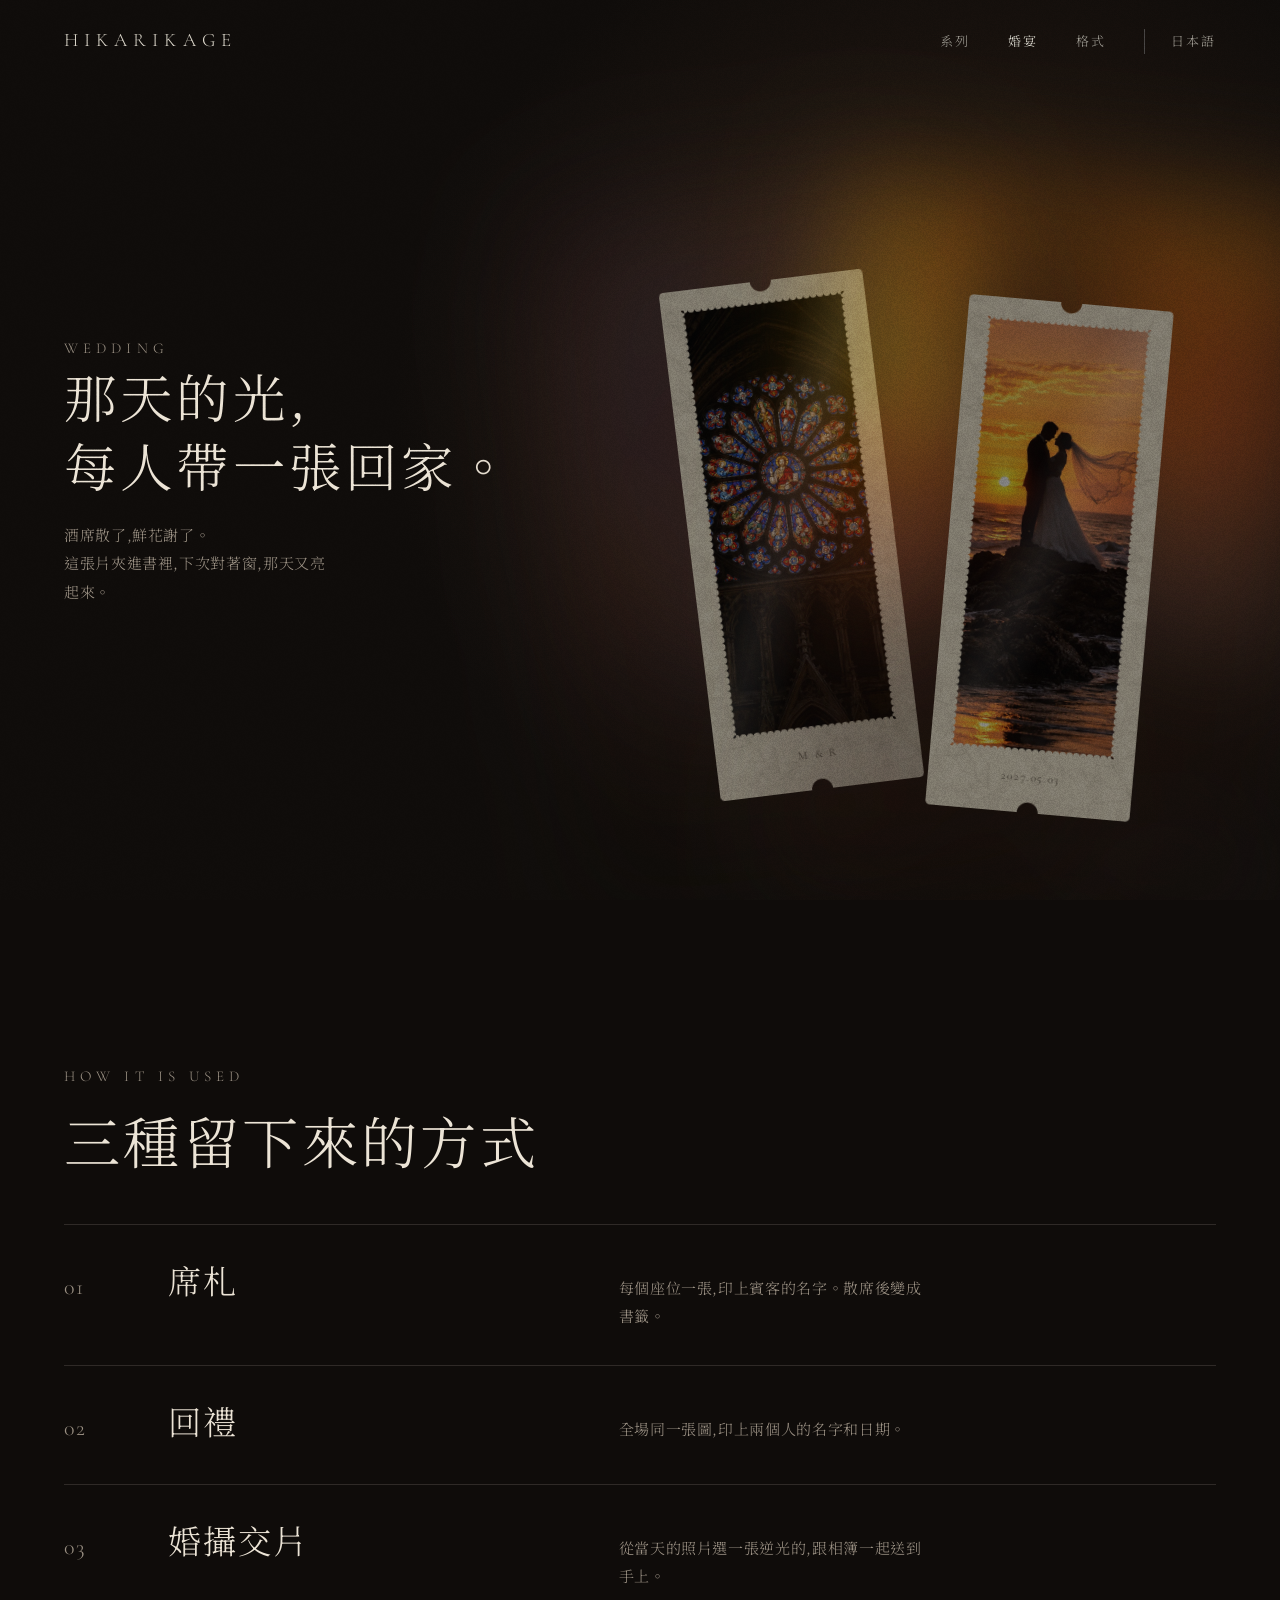
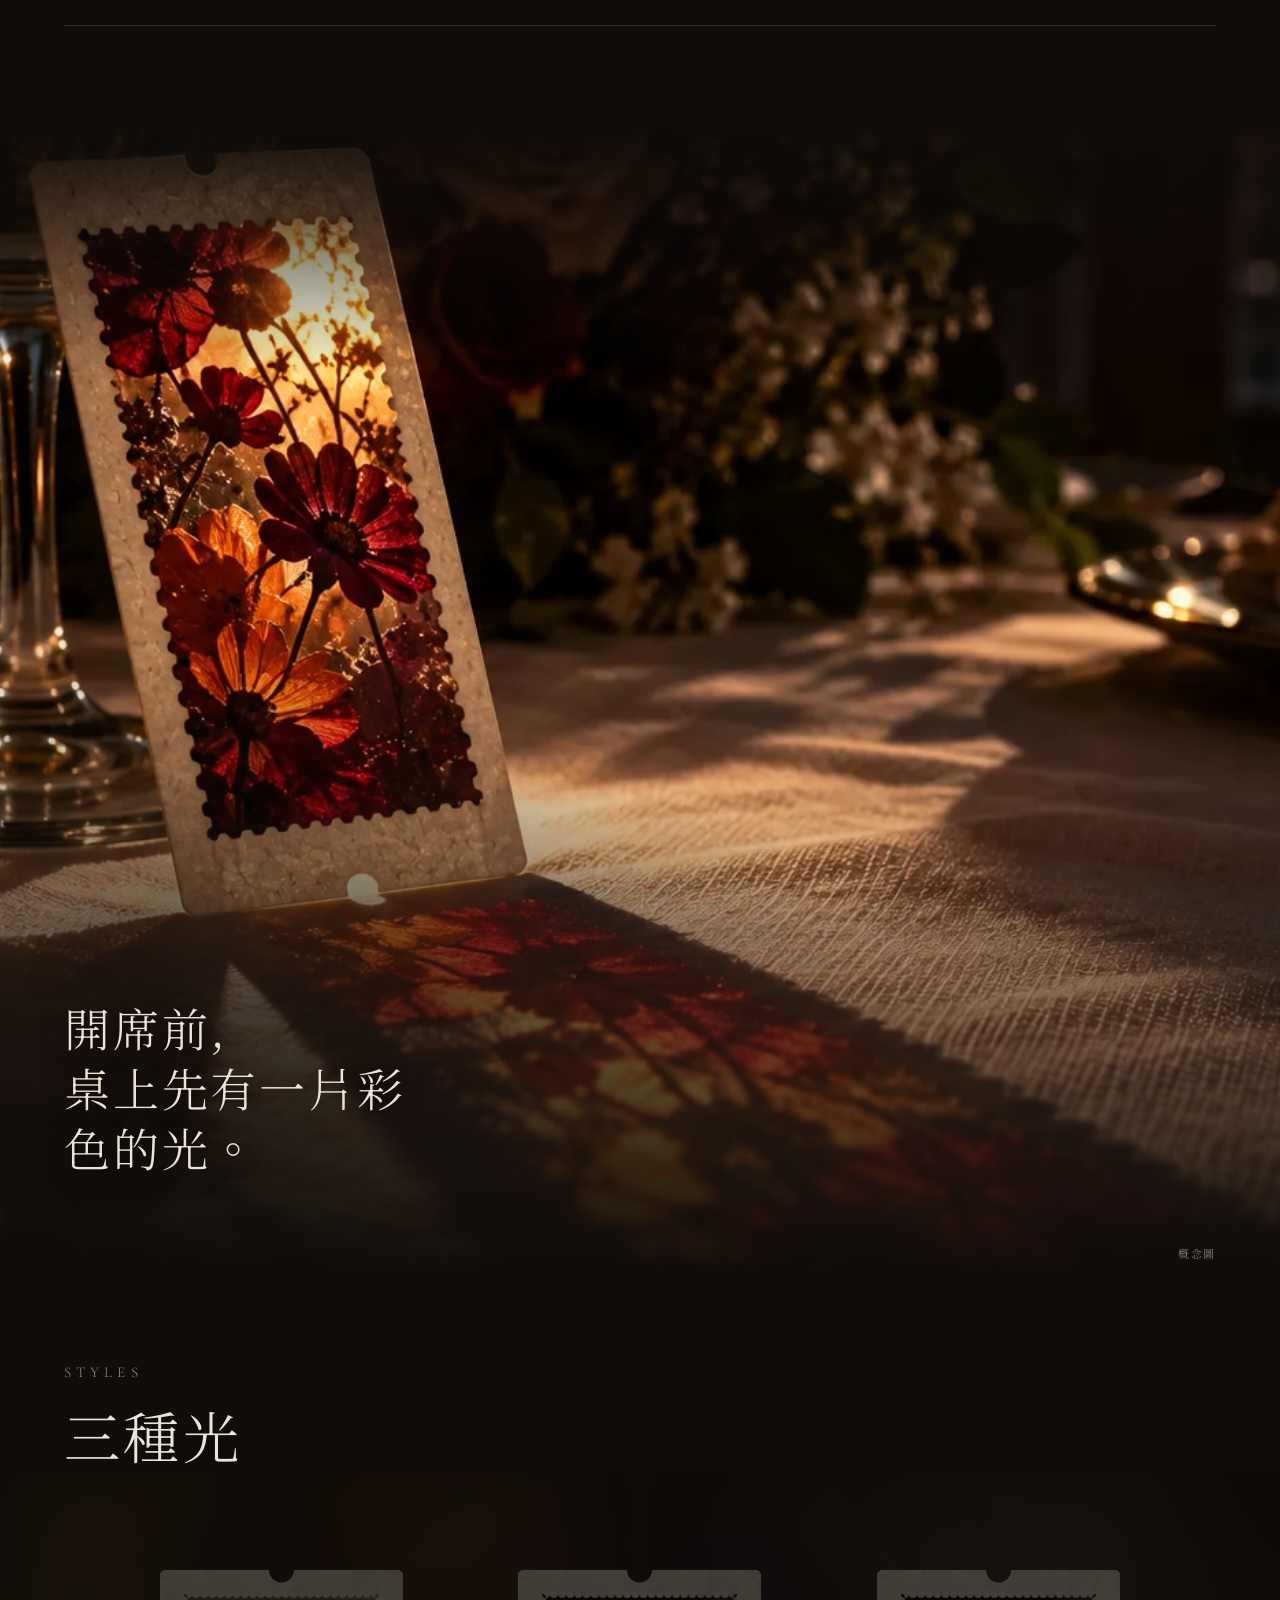
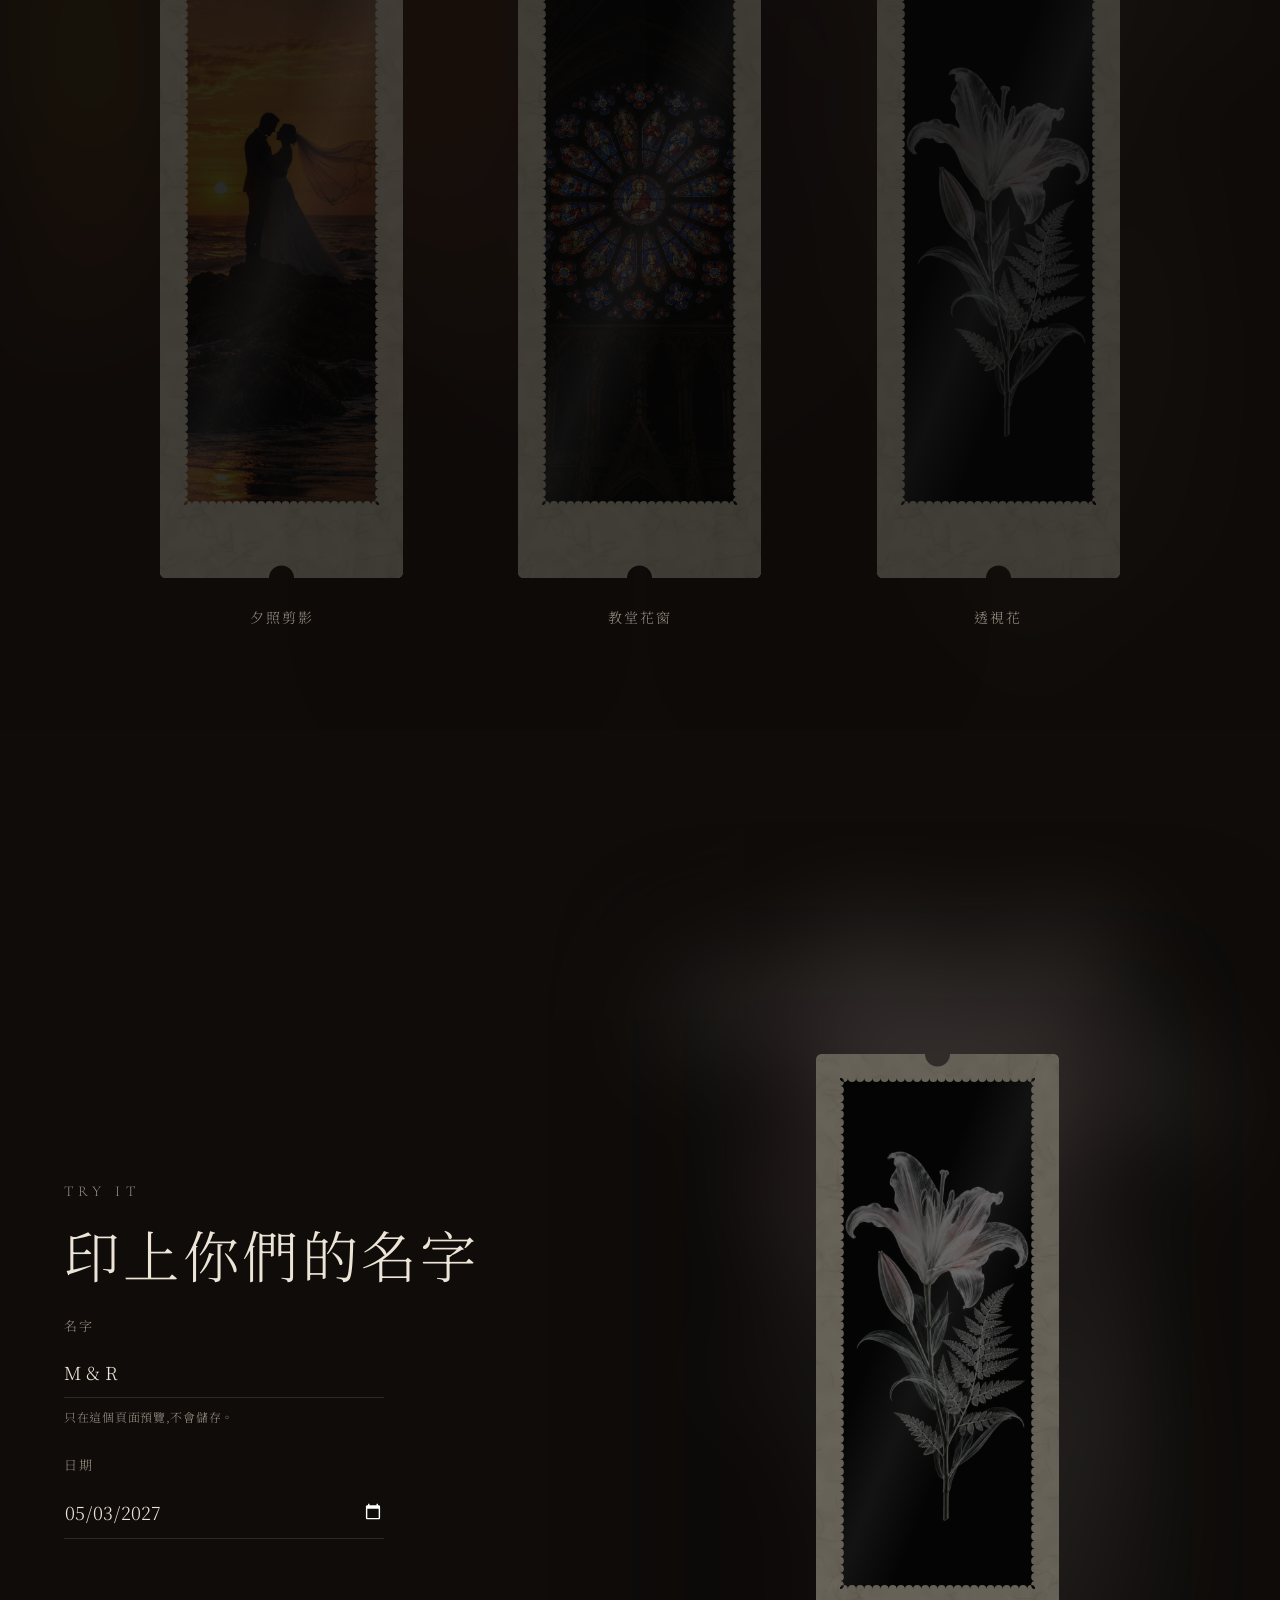
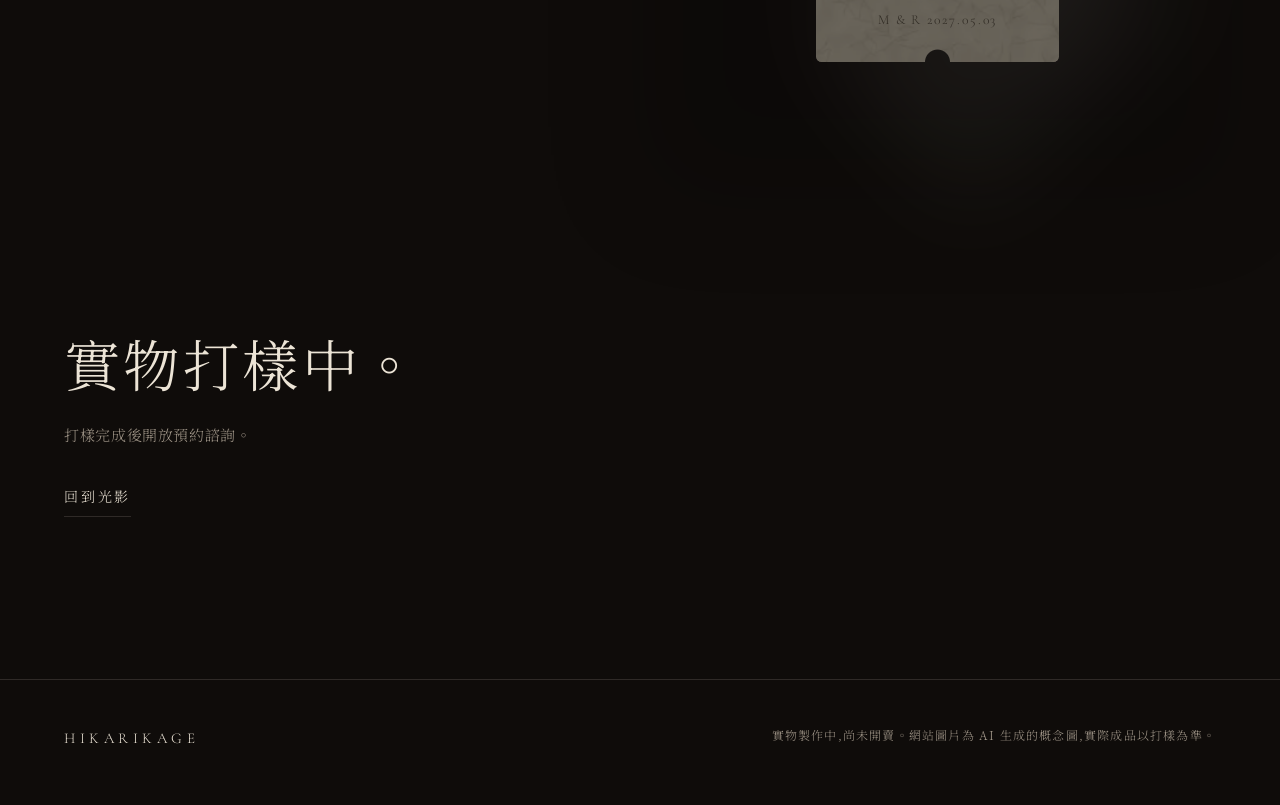
<file: site/wedding/index.html>
<!doctype html>
<html lang="zh-Hant" data-assets="../assets/">
<head>
<meta charset="utf-8">
<meta name="viewport" content="width=device-width, initial-scale=1">
<title>婚宴系列 Hikarikage</title>
<meta name="description" content="透光反轉片。舉向光的時候,畫面才亮起來。">
<meta property="og:title" content="婚宴系列 Hikarikage">
<meta property="og:description" content="透光反轉片。舉向光的時候,畫面才亮起來。">
<link rel="alternate" hreflang="zh-Hant" href="https://sssunwl.github.io/hikarikage/wedding/">
<link rel="alternate" hreflang="ja" href="https://sssunwl.github.io/hikarikage/ja/wedding/">
<link rel="icon" href="../assets/icon.svg">
<link rel="preconnect" href="https://fonts.googleapis.com">
<link rel="preconnect" href="https://fonts.gstatic.com" crossorigin>
<link href="https://fonts.googleapis.com/css2?family=Cormorant+Garamond:wght@300;400&family=Noto+Serif+TC:wght@300;400&display=swap" rel="stylesheet">
<link rel="stylesheet" href="../assets/style.css">
<script>document.documentElement.classList.add('js')</script>
</head>
<body class="wedding">
<div class="grain"></div>
<div class="torch"></div>

<nav class="nav">
  <a class="nav__brand" href="../">HIKARIKAGE</a>
  <div class="nav__links">
    <a href="../#sea">系列</a>
    <a href="../wedding/" aria-current="page">婚宴</a>
    <a href="../formats/">格式</a>
    <a class="nav__lang" href="../ja/wedding/" hreflang="ja">日本語</a>
  </div>
</nav>

<main>
  <section class="wed-hero">
    <div>
      <div class="kicker reveal">WEDDING</div>
      <h1 class="reveal" style="--i:1">那天的光,<br>每人帶一張回家。</h1>
      <p class="body reveal" style="--i:2">酒席散了,鮮花謝了。<br>這張片夾進書裡,下次對著窗,那天又亮起來。</p>
    </div>
    <div class="wed-hero__cards">
      <div data-film="f_rose" data-label="M &amp; R" data-alt="教堂花窗" class="reveal" style="--i:2"></div>
      <div data-film="f_couple" data-label="2027.05.03" data-alt="夕照剪影" class="reveal" style="--i:3"></div>
    </div>
  </section>

  <section class="uses">
    <div class="kicker reveal">HOW IT IS USED</div>
    <h2 class="section-title reveal" style="margin-bottom:48px">三種留下來的方式</h2>
    <div class="uses__row reveal"><b>01</b><h3>席札</h3><p>每個座位一張,印上賓客的名字。散席後變成書籤。</p></div>
    <div class="uses__row reveal"><b>02</b><h3>回禮</h3><p>全場同一張圖,印上兩個人的名字和日期。</p></div>
    <div class="uses__row reveal"><b>03</b><h3>婚攝交片</h3><p>從當天的照片選一張逆光的,跟相簿一起送到手上。</p></div>
  </section>

  <section class="scene">
    <img src="../assets/scene/s_table.webp" alt="開席前,桌上先有一片彩色的光。" loading="lazy">
    <div class="scene__text">
      <h2 class="reveal">開席前,<br>桌上先有一片彩色的光。</h2>
    </div>
    <div class="scene__note">概念圖</div>
  </section>

  <section class="gallery">
    <div class="gallery__head">
      <div class="kicker reveal">STYLES</div>
      <h2 class="section-title reveal">三種光</h2>
    </div>
    <div class="gallery__row">
      <figure class="gallery__item"><div data-film="f_couple" data-alt="夕照剪影"></div><figcaption>夕照剪影</figcaption></figure>
      <figure class="gallery__item"><div data-film="f_rose" data-alt="教堂花窗"></div><figcaption>教堂花窗</figcaption></figure>
      <figure class="gallery__item"><div data-film="f_lily" data-alt="透視花"></div><figcaption>透視花</figcaption></figure>
    </div>
  </section>

  <section class="make">
    <div>
      <div class="kicker reveal">TRY IT</div>
      <h2 class="section-title reveal">印上你們的名字</h2>
      <div class="field reveal">
        <label for="names">名字</label>
        <input id="names" value="M &amp; R" maxlength="18" autocomplete="off">
        <small>只在這個頁面預覽,不會儲存。</small>
      </div>
      <div class="field reveal">
        <label for="date">日期</label>
        <input id="date" type="date" value="2027-05-03">
      </div>
    </div>
    <div class="make__preview">
      <div id="demo" data-film="f_lily" data-alt="透視花"></div>
    </div>
  </section>

  <section class="wed-link" style="padding-top:8vh">
    <div>
      <h2 class="section-title reveal">實物打樣中。</h2>
      <p class="body reveal">打樣完成後開放預約諮詢。</p>
      <a class="more reveal" href="../">回到光影</a>
    </div>
  </section>
</main>

<footer class="foot">
  <b>HIKARIKAGE</b>
  <span>實物製作中,尚未開賣。網站圖片為 AI 生成的概念圖,實際成品以打樣為準。</span>
</footer>

<script src="../assets/main.js"></script>
</body>
</html>
</file>
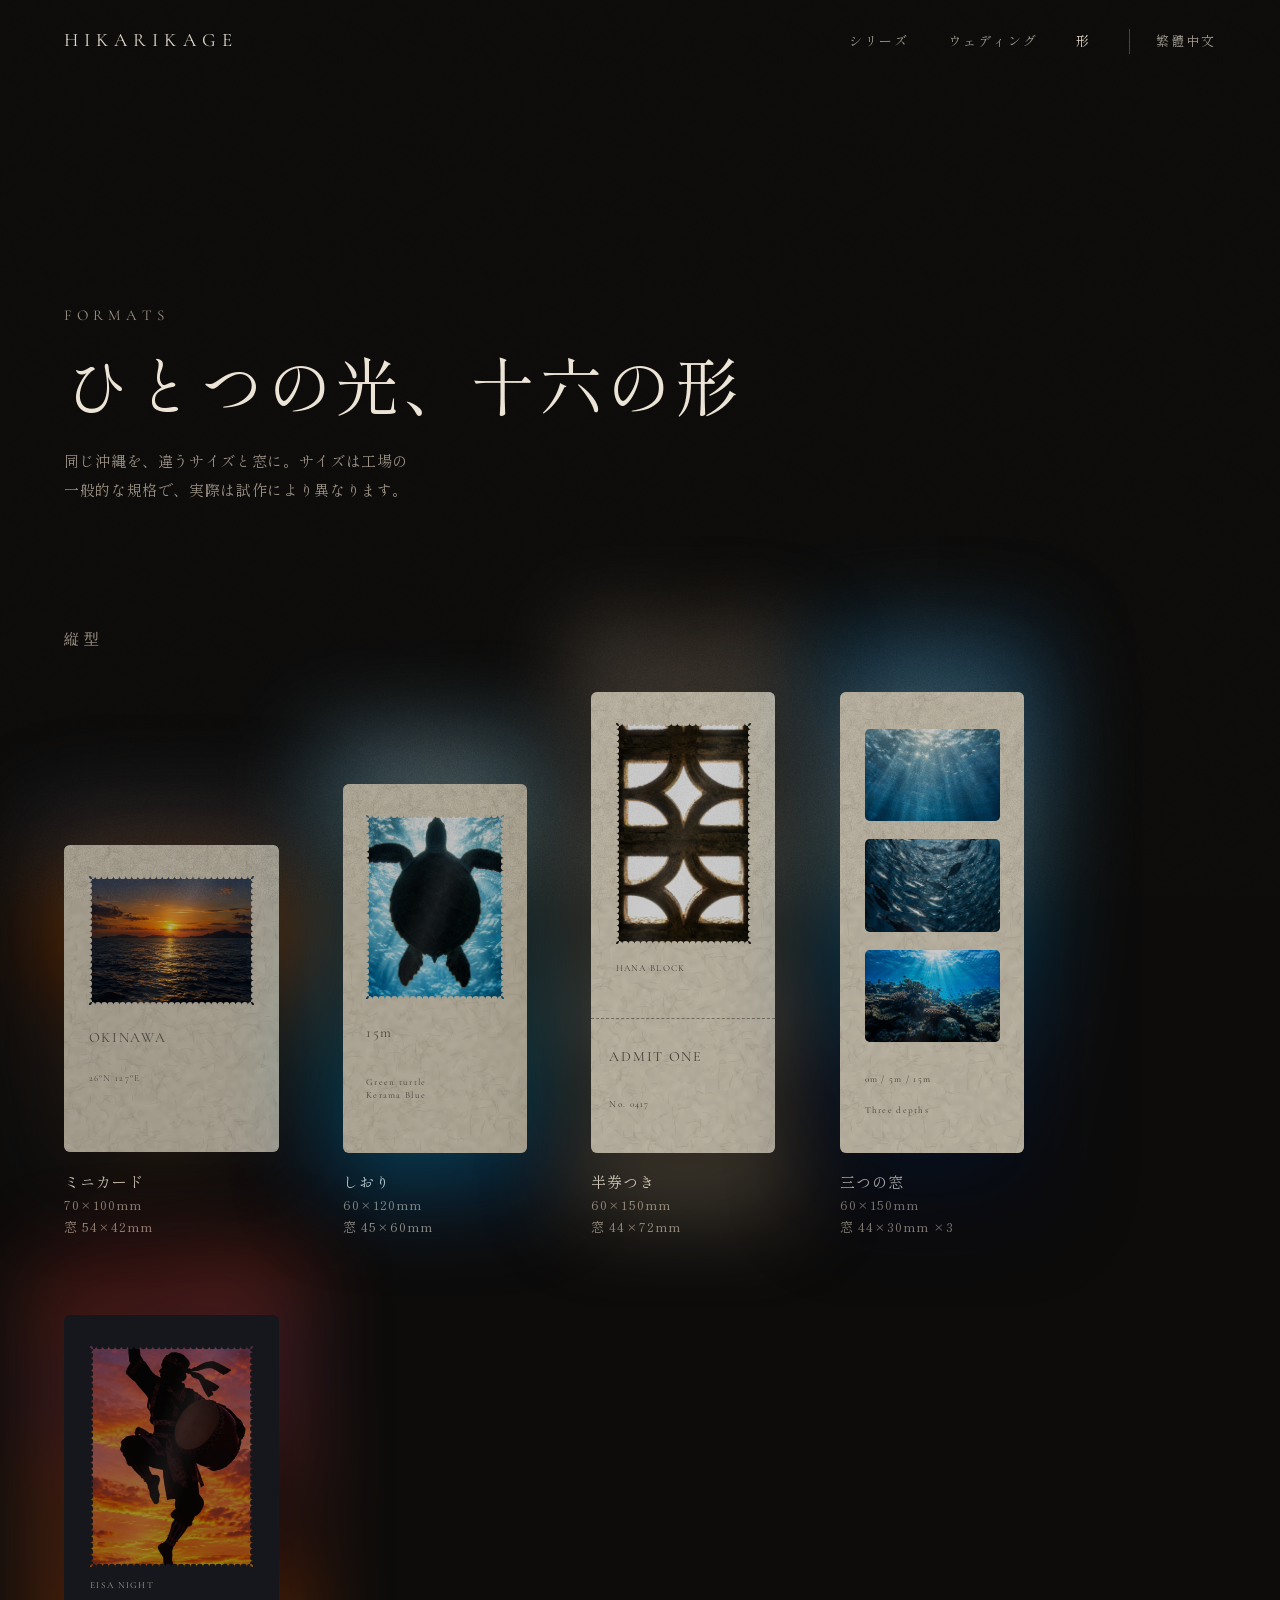
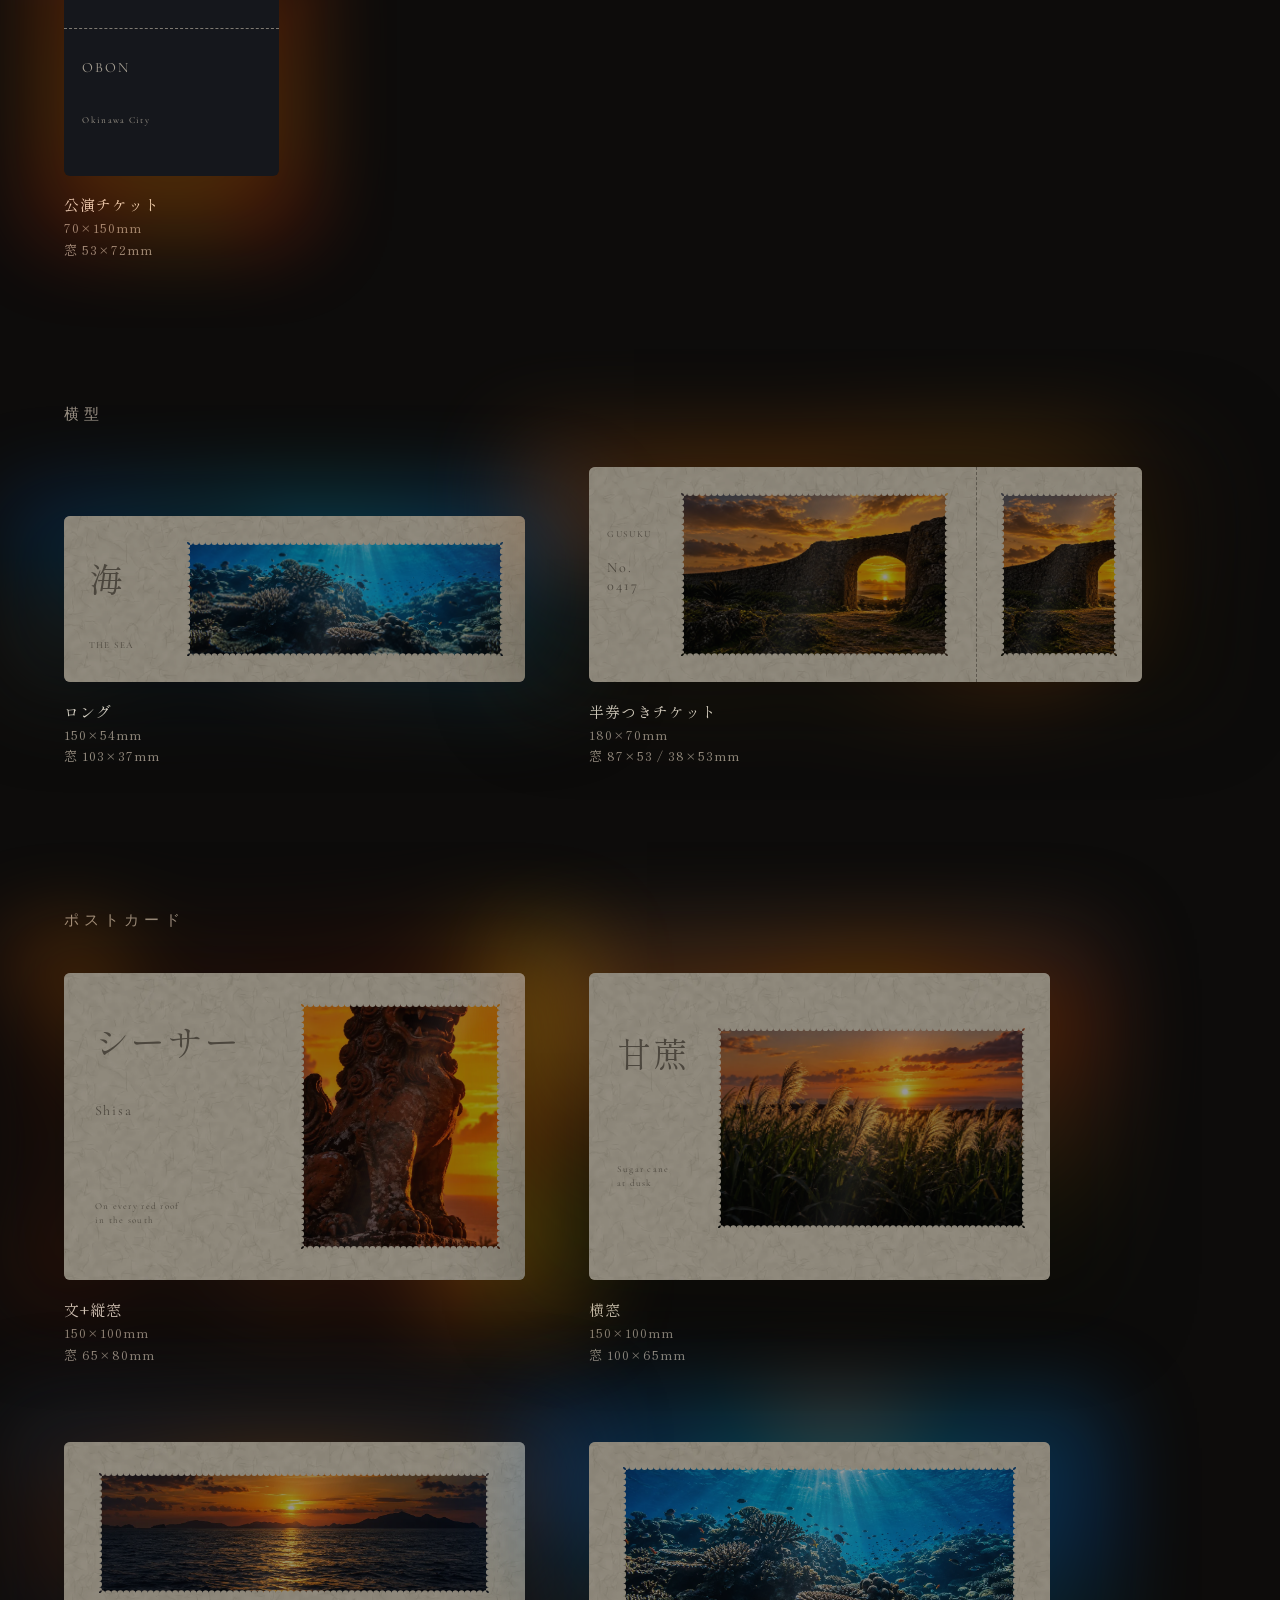
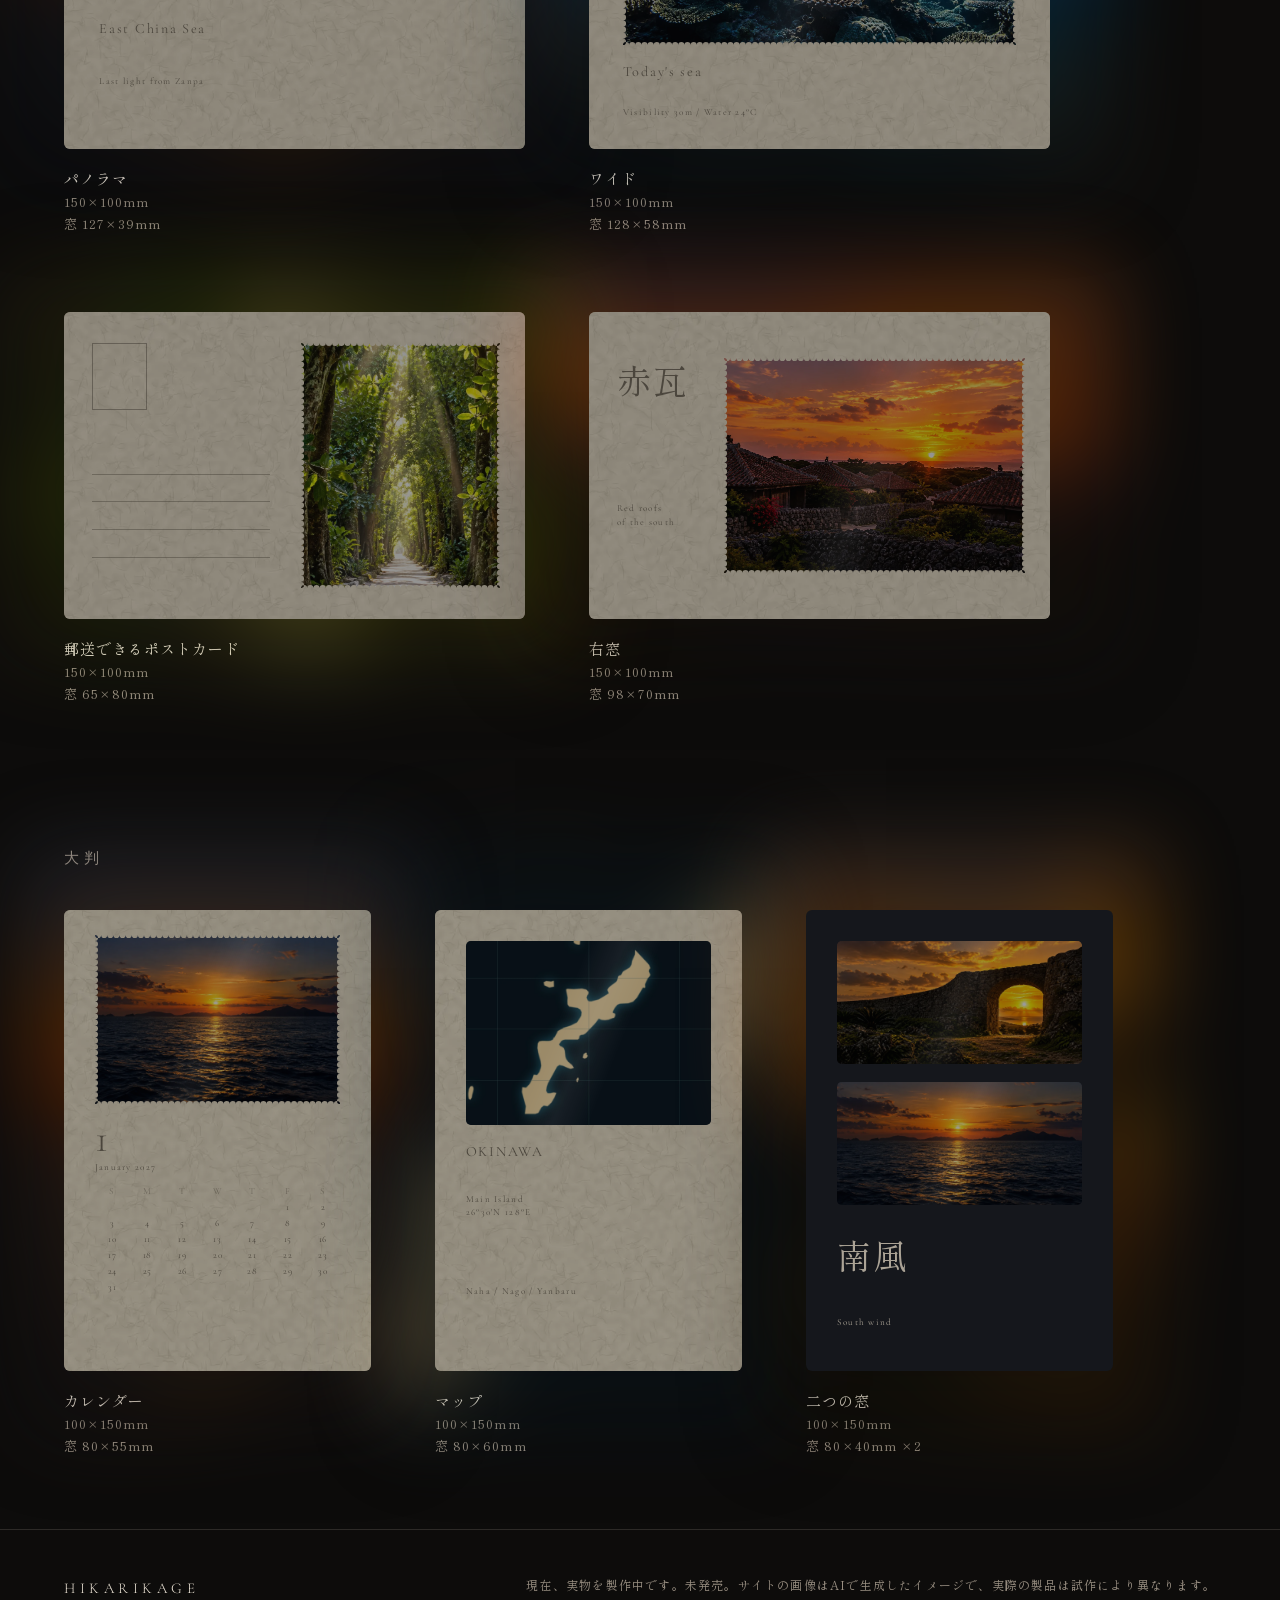
<file: site/ja/formats/index.html>
<!doctype html>
<html lang="ja" data-assets="../../assets/">
<head>
<meta charset="utf-8">
<meta name="viewport" content="width=device-width, initial-scale=1">
<title>形 Hikarikage</title>
<meta name="description" content="光にかざして、はじめて灯る透過フィルム。">
<meta property="og:title" content="形 Hikarikage">
<meta property="og:description" content="光にかざして、はじめて灯る透過フィルム。">
<link rel="alternate" hreflang="zh-Hant" href="https://sssunwl.github.io/hikarikage/formats/">
<link rel="alternate" hreflang="ja" href="https://sssunwl.github.io/hikarikage/ja/formats/">
<link rel="icon" href="../../assets/icon.svg">
<link rel="preconnect" href="https://fonts.googleapis.com">
<link rel="preconnect" href="https://fonts.gstatic.com" crossorigin>
<link href="https://fonts.googleapis.com/css2?family=Cormorant+Garamond:wght@300;400&family=Shippori+Mincho:wght@400;500&display=swap" rel="stylesheet">
<link rel="stylesheet" href="../../assets/style.css">
<script>document.documentElement.classList.add('js')</script>
</head>
<body class="formats">
<div class="grain"></div>
<div class="torch"></div>

<nav class="nav">
  <a class="nav__brand" href="../">HIKARIKAGE</a>
  <div class="nav__links">
    <a href="../#sea">シリーズ</a>
    <a href="../wedding/">ウェディング</a>
    <a href="../formats/" aria-current="page">形</a>
    <a class="nav__lang" href="../../formats/" hreflang="zh-Hant">繁體中文</a>
  </div>
</nav>

<main>
  <section class="fmt-hero">
    <div class="kicker reveal">FORMATS</div>
    <h1 class="reveal" style="--i:1">ひとつの光、十六の形</h1>
    <p class="body reveal" style="--i:2">同じ沖縄を、違うサイズと窓に。サイズは工場の一般的な規格で、実際は試作により異なります。</p>
  </section>
  <section class="fmt-group"><h2 class="kicker reveal">縦型</h2><div class="fmt-group__row"><figure class="fmt"><div class="card" data-card role="img" aria-label="ミニカード 70×100mm" style="--cw:70;--ch:100"><div class="card__cast" style="background-image:url('../../assets/wide/l_sea.webp')"></div><div class="card__body"></div><div class="card__win" style="left:11.429%;top:10.000%;width:77.143%;height:42.000%;-webkit-mask-image:url('data:image/svg+xml,%3Csvg%20xmlns%3D%22http%3A//www.w3.org/2000/svg%22%20viewBox%3D%220%200%2054%2042%22%20preserveAspectRatio%3D%22none%22%3E%3Cpath%20d%3D%22M0%200a1.000%201.000%200%200%200%202.000%200a1.000%201.000%200%200%200%202.000%200a1.000%201.000%200%200%200%202.000%200a1.000%201.000%200%200%200%202.000%200a1.000%201.000%200%200%200%202.000%200a1.000%201.000%200%200%200%202.000%200a1.000%201.000%200%200%200%202.000%200a1.000%201.000%200%200%200%202.000%200a1.000%201.000%200%200%200%202.000%200a1.000%201.000%200%200%200%202.000%200a1.000%201.000%200%200%200%202.000%200a1.000%201.000%200%200%200%202.000%200a1.000%201.000%200%200%200%202.000%200a1.000%201.000%200%200%200%202.000%200a1.000%201.000%200%200%200%202.000%200a1.000%201.000%200%200%200%202.000%200a1.000%201.000%200%200%200%202.000%200a1.000%201.000%200%200%200%202.000%200a1.000%201.000%200%200%200%202.000%200a1.000%201.000%200%200%200%202.000%200a1.000%201.000%200%200%200%202.000%200a1.000%201.000%200%200%200%202.000%200a1.000%201.000%200%200%200%202.000%200a1.000%201.000%200%200%200%202.000%200a1.000%201.000%200%200%200%202.000%200a1.000%201.000%200%200%200%202.000%200a1.000%201.000%200%200%200%202.000%200a1.000%201.000%200%200%200%200%202.000a1.000%201.000%200%200%200%200%202.000a1.000%201.000%200%200%200%200%202.000a1.000%201.000%200%200%200%200%202.000a1.000%201.000%200%200%200%200%202.000a1.000%201.000%200%200%200%200%202.000a1.000%201.000%200%200%200%200%202.000a1.000%201.000%200%200%200%200%202.000a1.000%201.000%200%200%200%200%202.000a1.000%201.000%200%200%200%200%202.000a1.000%201.000%200%200%200%200%202.000a1.000%201.000%200%200%200%200%202.000a1.000%201.000%200%200%200%200%202.000a1.000%201.000%200%200%200%200%202.000a1.000%201.000%200%200%200%200%202.000a1.000%201.000%200%200%200%200%202.000a1.000%201.000%200%200%200%200%202.000a1.000%201.000%200%200%200%200%202.000a1.000%201.000%200%200%200%200%202.000a1.000%201.000%200%200%200%200%202.000a1.000%201.000%200%200%200%200%202.000a1.000%201.000%200%200%200%20-2.000%200a1.000%201.000%200%200%200%20-2.000%200a1.000%201.000%200%200%200%20-2.000%200a1.000%201.000%200%200%200%20-2.000%200a1.000%201.000%200%200%200%20-2.000%200a1.000%201.000%200%200%200%20-2.000%200a1.000%201.000%200%200%200%20-2.000%200a1.000%201.000%200%200%200%20-2.000%200a1.000%201.000%200%200%200%20-2.000%200a1.000%201.000%200%200%200%20-2.000%200a1.000%201.000%200%200%200%20-2.000%200a1.000%201.000%200%200%200%20-2.000%200a1.000%201.000%200%200%200%20-2.000%200a1.000%201.000%200%200%200%20-2.000%200a1.000%201.000%200%200%200%20-2.000%200a1.000%201.000%200%200%200%20-2.000%200a1.000%201.000%200%200%200%20-2.000%200a1.000%201.000%200%200%200%20-2.000%200a1.000%201.000%200%200%200%20-2.000%200a1.000%201.000%200%200%200%20-2.000%200a1.000%201.000%200%200%200%20-2.000%200a1.000%201.000%200%200%200%20-2.000%200a1.000%201.000%200%200%200%20-2.000%200a1.000%201.000%200%200%200%20-2.000%200a1.000%201.000%200%200%200%20-2.000%200a1.000%201.000%200%200%200%20-2.000%200a1.000%201.000%200%200%200%20-2.000%200a1.000%201.000%200%200%200%200%20-2.000a1.000%201.000%200%200%200%200%20-2.000a1.000%201.000%200%200%200%200%20-2.000a1.000%201.000%200%200%200%200%20-2.000a1.000%201.000%200%200%200%200%20-2.000a1.000%201.000%200%200%200%200%20-2.000a1.000%201.000%200%200%200%200%20-2.000a1.000%201.000%200%200%200%200%20-2.000a1.000%201.000%200%200%200%200%20-2.000a1.000%201.000%200%200%200%200%20-2.000a1.000%201.000%200%200%200%200%20-2.000a1.000%201.000%200%200%200%200%20-2.000a1.000%201.000%200%200%200%200%20-2.000a1.000%201.000%200%200%200%200%20-2.000a1.000%201.000%200%200%200%200%20-2.000a1.000%201.000%200%200%200%200%20-2.000a1.000%201.000%200%200%200%200%20-2.000a1.000%201.000%200%200%200%200%20-2.000a1.000%201.000%200%200%200%200%20-2.000a1.000%201.000%200%200%200%200%20-2.000a1.000%201.000%200%200%200%200%20-2.000Z%22/%3E%3C/svg%3E');mask-image:url('data:image/svg+xml,%3Csvg%20xmlns%3D%22http%3A//www.w3.org/2000/svg%22%20viewBox%3D%220%200%2054%2042%22%20preserveAspectRatio%3D%22none%22%3E%3Cpath%20d%3D%22M0%200a1.000%201.000%200%200%200%202.000%200a1.000%201.000%200%200%200%202.000%200a1.000%201.000%200%200%200%202.000%200a1.000%201.000%200%200%200%202.000%200a1.000%201.000%200%200%200%202.000%200a1.000%201.000%200%200%200%202.000%200a1.000%201.000%200%200%200%202.000%200a1.000%201.000%200%200%200%202.000%200a1.000%201.000%200%200%200%202.000%200a1.000%201.000%200%200%200%202.000%200a1.000%201.000%200%200%200%202.000%200a1.000%201.000%200%200%200%202.000%200a1.000%201.000%200%200%200%202.000%200a1.000%201.000%200%200%200%202.000%200a1.000%201.000%200%200%200%202.000%200a1.000%201.000%200%200%200%202.000%200a1.000%201.000%200%200%200%202.000%200a1.000%201.000%200%200%200%202.000%200a1.000%201.000%200%200%200%202.000%200a1.000%201.000%200%200%200%202.000%200a1.000%201.000%200%200%200%202.000%200a1.000%201.000%200%200%200%202.000%200a1.000%201.000%200%200%200%202.000%200a1.000%201.000%200%200%200%202.000%200a1.000%201.000%200%200%200%202.000%200a1.000%201.000%200%200%200%202.000%200a1.000%201.000%200%200%200%202.000%200a1.000%201.000%200%200%200%200%202.000a1.000%201.000%200%200%200%200%202.000a1.000%201.000%200%200%200%200%202.000a1.000%201.000%200%200%200%200%202.000a1.000%201.000%200%200%200%200%202.000a1.000%201.000%200%200%200%200%202.000a1.000%201.000%200%200%200%200%202.000a1.000%201.000%200%200%200%200%202.000a1.000%201.000%200%200%200%200%202.000a1.000%201.000%200%200%200%200%202.000a1.000%201.000%200%200%200%200%202.000a1.000%201.000%200%200%200%200%202.000a1.000%201.000%200%200%200%200%202.000a1.000%201.000%200%200%200%200%202.000a1.000%201.000%200%200%200%200%202.000a1.000%201.000%200%200%200%200%202.000a1.000%201.000%200%200%200%200%202.000a1.000%201.000%200%200%200%200%202.000a1.000%201.000%200%200%200%200%202.000a1.000%201.000%200%200%200%200%202.000a1.000%201.000%200%200%200%200%202.000a1.000%201.000%200%200%200%20-2.000%200a1.000%201.000%200%200%200%20-2.000%200a1.000%201.000%200%200%200%20-2.000%200a1.000%201.000%200%200%200%20-2.000%200a1.000%201.000%200%200%200%20-2.000%200a1.000%201.000%200%200%200%20-2.000%200a1.000%201.000%200%200%200%20-2.000%200a1.000%201.000%200%200%200%20-2.000%200a1.000%201.000%200%200%200%20-2.000%200a1.000%201.000%200%200%200%20-2.000%200a1.000%201.000%200%200%200%20-2.000%200a1.000%201.000%200%200%200%20-2.000%200a1.000%201.000%200%200%200%20-2.000%200a1.000%201.000%200%200%200%20-2.000%200a1.000%201.000%200%200%200%20-2.000%200a1.000%201.000%200%200%200%20-2.000%200a1.000%201.000%200%200%200%20-2.000%200a1.000%201.000%200%200%200%20-2.000%200a1.000%201.000%200%200%200%20-2.000%200a1.000%201.000%200%200%200%20-2.000%200a1.000%201.000%200%200%200%20-2.000%200a1.000%201.000%200%200%200%20-2.000%200a1.000%201.000%200%200%200%20-2.000%200a1.000%201.000%200%200%200%20-2.000%200a1.000%201.000%200%200%200%20-2.000%200a1.000%201.000%200%200%200%20-2.000%200a1.000%201.000%200%200%200%20-2.000%200a1.000%201.000%200%200%200%200%20-2.000a1.000%201.000%200%200%200%200%20-2.000a1.000%201.000%200%200%200%200%20-2.000a1.000%201.000%200%200%200%200%20-2.000a1.000%201.000%200%200%200%200%20-2.000a1.000%201.000%200%200%200%200%20-2.000a1.000%201.000%200%200%200%200%20-2.000a1.000%201.000%200%200%200%200%20-2.000a1.000%201.000%200%200%200%200%20-2.000a1.000%201.000%200%200%200%200%20-2.000a1.000%201.000%200%200%200%200%20-2.000a1.000%201.000%200%200%200%200%20-2.000a1.000%201.000%200%200%200%200%20-2.000a1.000%201.000%200%200%200%200%20-2.000a1.000%201.000%200%200%200%200%20-2.000a1.000%201.000%200%200%200%200%20-2.000a1.000%201.000%200%200%200%200%20-2.000a1.000%201.000%200%200%200%200%20-2.000a1.000%201.000%200%200%200%200%20-2.000a1.000%201.000%200%200%200%200%20-2.000a1.000%201.000%200%200%200%200%20-2.000Z%22/%3E%3C/svg%3E');"><img src="../../assets/wide/l_sea.webp" alt="" loading="lazy"></div><div class="card__text big" style="left:11.429%;top:60.000%;width:77.143%">OKINAWA</div><div class="card__text tiny" style="left:11.429%;top:74.000%;width:77.143%">26&deg;N 127&deg;E</div></div><figcaption><b>ミニカード</b><span>70&times;100mm</span><span>窓 54&times;42mm</span></figcaption></figure><figure class="fmt"><div class="card" data-card role="img" aria-label="しおり 60×120mm" style="--cw:60;--ch:120"><div class="card__cast" style="background-image:url('../../assets/film/f_turtle.webp')"></div><div class="card__body"></div><div class="card__win" style="left:12.500%;top:8.333%;width:75.000%;height:50.000%;-webkit-mask-image:url('data:image/svg+xml,%3Csvg%20xmlns%3D%22http%3A//www.w3.org/2000/svg%22%20viewBox%3D%220%200%2045%2060%22%20preserveAspectRatio%3D%22none%22%3E%3Cpath%20d%3D%22M0%200a1.023%201.023%200%200%200%202.045%200a1.023%201.023%200%200%200%202.045%200a1.023%201.023%200%200%200%202.045%200a1.023%201.023%200%200%200%202.045%200a1.023%201.023%200%200%200%202.045%200a1.023%201.023%200%200%200%202.045%200a1.023%201.023%200%200%200%202.045%200a1.023%201.023%200%200%200%202.045%200a1.023%201.023%200%200%200%202.045%200a1.023%201.023%200%200%200%202.045%200a1.023%201.023%200%200%200%202.045%200a1.023%201.023%200%200%200%202.045%200a1.023%201.023%200%200%200%202.045%200a1.023%201.023%200%200%200%202.045%200a1.023%201.023%200%200%200%202.045%200a1.023%201.023%200%200%200%202.045%200a1.023%201.023%200%200%200%202.045%200a1.023%201.023%200%200%200%202.045%200a1.023%201.023%200%200%200%202.045%200a1.023%201.023%200%200%200%202.045%200a1.023%201.023%200%200%200%202.045%200a1.023%201.023%200%200%200%202.045%200a1.000%201.000%200%200%200%200%202.000a1.000%201.000%200%200%200%200%202.000a1.000%201.000%200%200%200%200%202.000a1.000%201.000%200%200%200%200%202.000a1.000%201.000%200%200%200%200%202.000a1.000%201.000%200%200%200%200%202.000a1.000%201.000%200%200%200%200%202.000a1.000%201.000%200%200%200%200%202.000a1.000%201.000%200%200%200%200%202.000a1.000%201.000%200%200%200%200%202.000a1.000%201.000%200%200%200%200%202.000a1.000%201.000%200%200%200%200%202.000a1.000%201.000%200%200%200%200%202.000a1.000%201.000%200%200%200%200%202.000a1.000%201.000%200%200%200%200%202.000a1.000%201.000%200%200%200%200%202.000a1.000%201.000%200%200%200%200%202.000a1.000%201.000%200%200%200%200%202.000a1.000%201.000%200%200%200%200%202.000a1.000%201.000%200%200%200%200%202.000a1.000%201.000%200%200%200%200%202.000a1.000%201.000%200%200%200%200%202.000a1.000%201.000%200%200%200%200%202.000a1.000%201.000%200%200%200%200%202.000a1.000%201.000%200%200%200%200%202.000a1.000%201.000%200%200%200%200%202.000a1.000%201.000%200%200%200%200%202.000a1.000%201.000%200%200%200%200%202.000a1.000%201.000%200%200%200%200%202.000a1.000%201.000%200%200%200%200%202.000a1.023%201.023%200%200%200%20-2.045%200a1.023%201.023%200%200%200%20-2.045%200a1.023%201.023%200%200%200%20-2.045%200a1.023%201.023%200%200%200%20-2.045%200a1.023%201.023%200%200%200%20-2.045%200a1.023%201.023%200%200%200%20-2.045%200a1.023%201.023%200%200%200%20-2.045%200a1.023%201.023%200%200%200%20-2.045%200a1.023%201.023%200%200%200%20-2.045%200a1.023%201.023%200%200%200%20-2.045%200a1.023%201.023%200%200%200%20-2.045%200a1.023%201.023%200%200%200%20-2.045%200a1.023%201.023%200%200%200%20-2.045%200a1.023%201.023%200%200%200%20-2.045%200a1.023%201.023%200%200%200%20-2.045%200a1.023%201.023%200%200%200%20-2.045%200a1.023%201.023%200%200%200%20-2.045%200a1.023%201.023%200%200%200%20-2.045%200a1.023%201.023%200%200%200%20-2.045%200a1.023%201.023%200%200%200%20-2.045%200a1.023%201.023%200%200%200%20-2.045%200a1.023%201.023%200%200%200%20-2.045%200a1.000%201.000%200%200%200%200%20-2.000a1.000%201.000%200%200%200%200%20-2.000a1.000%201.000%200%200%200%200%20-2.000a1.000%201.000%200%200%200%200%20-2.000a1.000%201.000%200%200%200%200%20-2.000a1.000%201.000%200%200%200%200%20-2.000a1.000%201.000%200%200%200%200%20-2.000a1.000%201.000%200%200%200%200%20-2.000a1.000%201.000%200%200%200%200%20-2.000a1.000%201.000%200%200%200%200%20-2.000a1.000%201.000%200%200%200%200%20-2.000a1.000%201.000%200%200%200%200%20-2.000a1.000%201.000%200%200%200%200%20-2.000a1.000%201.000%200%200%200%200%20-2.000a1.000%201.000%200%200%200%200%20-2.000a1.000%201.000%200%200%200%200%20-2.000a1.000%201.000%200%200%200%200%20-2.000a1.000%201.000%200%200%200%200%20-2.000a1.000%201.000%200%200%200%200%20-2.000a1.000%201.000%200%200%200%200%20-2.000a1.000%201.000%200%200%200%200%20-2.000a1.000%201.000%200%200%200%200%20-2.000a1.000%201.000%200%200%200%200%20-2.000a1.000%201.000%200%200%200%200%20-2.000a1.000%201.000%200%200%200%200%20-2.000a1.000%201.000%200%200%200%200%20-2.000a1.000%201.000%200%200%200%200%20-2.000a1.000%201.000%200%200%200%200%20-2.000a1.000%201.000%200%200%200%200%20-2.000a1.000%201.000%200%200%200%200%20-2.000Z%22/%3E%3C/svg%3E');mask-image:url('data:image/svg+xml,%3Csvg%20xmlns%3D%22http%3A//www.w3.org/2000/svg%22%20viewBox%3D%220%200%2045%2060%22%20preserveAspectRatio%3D%22none%22%3E%3Cpath%20d%3D%22M0%200a1.023%201.023%200%200%200%202.045%200a1.023%201.023%200%200%200%202.045%200a1.023%201.023%200%200%200%202.045%200a1.023%201.023%200%200%200%202.045%200a1.023%201.023%200%200%200%202.045%200a1.023%201.023%200%200%200%202.045%200a1.023%201.023%200%200%200%202.045%200a1.023%201.023%200%200%200%202.045%200a1.023%201.023%200%200%200%202.045%200a1.023%201.023%200%200%200%202.045%200a1.023%201.023%200%200%200%202.045%200a1.023%201.023%200%200%200%202.045%200a1.023%201.023%200%200%200%202.045%200a1.023%201.023%200%200%200%202.045%200a1.023%201.023%200%200%200%202.045%200a1.023%201.023%200%200%200%202.045%200a1.023%201.023%200%200%200%202.045%200a1.023%201.023%200%200%200%202.045%200a1.023%201.023%200%200%200%202.045%200a1.023%201.023%200%200%200%202.045%200a1.023%201.023%200%200%200%202.045%200a1.023%201.023%200%200%200%202.045%200a1.000%201.000%200%200%200%200%202.000a1.000%201.000%200%200%200%200%202.000a1.000%201.000%200%200%200%200%202.000a1.000%201.000%200%200%200%200%202.000a1.000%201.000%200%200%200%200%202.000a1.000%201.000%200%200%200%200%202.000a1.000%201.000%200%200%200%200%202.000a1.000%201.000%200%200%200%200%202.000a1.000%201.000%200%200%200%200%202.000a1.000%201.000%200%200%200%200%202.000a1.000%201.000%200%200%200%200%202.000a1.000%201.000%200%200%200%200%202.000a1.000%201.000%200%200%200%200%202.000a1.000%201.000%200%200%200%200%202.000a1.000%201.000%200%200%200%200%202.000a1.000%201.000%200%200%200%200%202.000a1.000%201.000%200%200%200%200%202.000a1.000%201.000%200%200%200%200%202.000a1.000%201.000%200%200%200%200%202.000a1.000%201.000%200%200%200%200%202.000a1.000%201.000%200%200%200%200%202.000a1.000%201.000%200%200%200%200%202.000a1.000%201.000%200%200%200%200%202.000a1.000%201.000%200%200%200%200%202.000a1.000%201.000%200%200%200%200%202.000a1.000%201.000%200%200%200%200%202.000a1.000%201.000%200%200%200%200%202.000a1.000%201.000%200%200%200%200%202.000a1.000%201.000%200%200%200%200%202.000a1.000%201.000%200%200%200%200%202.000a1.023%201.023%200%200%200%20-2.045%200a1.023%201.023%200%200%200%20-2.045%200a1.023%201.023%200%200%200%20-2.045%200a1.023%201.023%200%200%200%20-2.045%200a1.023%201.023%200%200%200%20-2.045%200a1.023%201.023%200%200%200%20-2.045%200a1.023%201.023%200%200%200%20-2.045%200a1.023%201.023%200%200%200%20-2.045%200a1.023%201.023%200%200%200%20-2.045%200a1.023%201.023%200%200%200%20-2.045%200a1.023%201.023%200%200%200%20-2.045%200a1.023%201.023%200%200%200%20-2.045%200a1.023%201.023%200%200%200%20-2.045%200a1.023%201.023%200%200%200%20-2.045%200a1.023%201.023%200%200%200%20-2.045%200a1.023%201.023%200%200%200%20-2.045%200a1.023%201.023%200%200%200%20-2.045%200a1.023%201.023%200%200%200%20-2.045%200a1.023%201.023%200%200%200%20-2.045%200a1.023%201.023%200%200%200%20-2.045%200a1.023%201.023%200%200%200%20-2.045%200a1.023%201.023%200%200%200%20-2.045%200a1.000%201.000%200%200%200%200%20-2.000a1.000%201.000%200%200%200%200%20-2.000a1.000%201.000%200%200%200%200%20-2.000a1.000%201.000%200%200%200%200%20-2.000a1.000%201.000%200%200%200%200%20-2.000a1.000%201.000%200%200%200%200%20-2.000a1.000%201.000%200%200%200%200%20-2.000a1.000%201.000%200%200%200%200%20-2.000a1.000%201.000%200%200%200%200%20-2.000a1.000%201.000%200%200%200%200%20-2.000a1.000%201.000%200%200%200%200%20-2.000a1.000%201.000%200%200%200%200%20-2.000a1.000%201.000%200%200%200%200%20-2.000a1.000%201.000%200%200%200%200%20-2.000a1.000%201.000%200%200%200%200%20-2.000a1.000%201.000%200%200%200%200%20-2.000a1.000%201.000%200%200%200%200%20-2.000a1.000%201.000%200%200%200%200%20-2.000a1.000%201.000%200%200%200%200%20-2.000a1.000%201.000%200%200%200%200%20-2.000a1.000%201.000%200%200%200%200%20-2.000a1.000%201.000%200%200%200%200%20-2.000a1.000%201.000%200%200%200%200%20-2.000a1.000%201.000%200%200%200%200%20-2.000a1.000%201.000%200%200%200%200%20-2.000a1.000%201.000%200%200%200%200%20-2.000a1.000%201.000%200%200%200%200%20-2.000a1.000%201.000%200%200%200%200%20-2.000a1.000%201.000%200%200%200%200%20-2.000a1.000%201.000%200%200%200%200%20-2.000Z%22/%3E%3C/svg%3E');"><img src="../../assets/film/f_turtle.webp" alt="" loading="lazy"></div><div class="card__text big" style="left:12.500%;top:65.000%;width:75.000%">15m</div><div class="card__text tiny" style="left:12.500%;top:79.167%;width:75.000%">Green turtle<br>Kerama Blue</div></div><figcaption><b>しおり</b><span>60&times;120mm</span><span>窓 45&times;60mm</span></figcaption></figure><figure class="fmt"><div class="card" data-card role="img" aria-label="半券つき 60×150mm" style="--cw:60;--ch:150"><div class="card__cast" style="background-image:url('../../assets/film/f_hanablock.webp')"></div><div class="card__body"></div><div class="card__win" style="left:13.333%;top:6.667%;width:73.333%;height:48.000%;-webkit-mask-image:url('data:image/svg+xml,%3Csvg%20xmlns%3D%22http%3A//www.w3.org/2000/svg%22%20viewBox%3D%220%200%2044%2072%22%20preserveAspectRatio%3D%22none%22%3E%3Cpath%20d%3D%22M0%200a1.000%201.000%200%200%200%202.000%200a1.000%201.000%200%200%200%202.000%200a1.000%201.000%200%200%200%202.000%200a1.000%201.000%200%200%200%202.000%200a1.000%201.000%200%200%200%202.000%200a1.000%201.000%200%200%200%202.000%200a1.000%201.000%200%200%200%202.000%200a1.000%201.000%200%200%200%202.000%200a1.000%201.000%200%200%200%202.000%200a1.000%201.000%200%200%200%202.000%200a1.000%201.000%200%200%200%202.000%200a1.000%201.000%200%200%200%202.000%200a1.000%201.000%200%200%200%202.000%200a1.000%201.000%200%200%200%202.000%200a1.000%201.000%200%200%200%202.000%200a1.000%201.000%200%200%200%202.000%200a1.000%201.000%200%200%200%202.000%200a1.000%201.000%200%200%200%202.000%200a1.000%201.000%200%200%200%202.000%200a1.000%201.000%200%200%200%202.000%200a1.000%201.000%200%200%200%202.000%200a1.000%201.000%200%200%200%202.000%200a1.000%201.000%200%200%200%200%202.000a1.000%201.000%200%200%200%200%202.000a1.000%201.000%200%200%200%200%202.000a1.000%201.000%200%200%200%200%202.000a1.000%201.000%200%200%200%200%202.000a1.000%201.000%200%200%200%200%202.000a1.000%201.000%200%200%200%200%202.000a1.000%201.000%200%200%200%200%202.000a1.000%201.000%200%200%200%200%202.000a1.000%201.000%200%200%200%200%202.000a1.000%201.000%200%200%200%200%202.000a1.000%201.000%200%200%200%200%202.000a1.000%201.000%200%200%200%200%202.000a1.000%201.000%200%200%200%200%202.000a1.000%201.000%200%200%200%200%202.000a1.000%201.000%200%200%200%200%202.000a1.000%201.000%200%200%200%200%202.000a1.000%201.000%200%200%200%200%202.000a1.000%201.000%200%200%200%200%202.000a1.000%201.000%200%200%200%200%202.000a1.000%201.000%200%200%200%200%202.000a1.000%201.000%200%200%200%200%202.000a1.000%201.000%200%200%200%200%202.000a1.000%201.000%200%200%200%200%202.000a1.000%201.000%200%200%200%200%202.000a1.000%201.000%200%200%200%200%202.000a1.000%201.000%200%200%200%200%202.000a1.000%201.000%200%200%200%200%202.000a1.000%201.000%200%200%200%200%202.000a1.000%201.000%200%200%200%200%202.000a1.000%201.000%200%200%200%200%202.000a1.000%201.000%200%200%200%200%202.000a1.000%201.000%200%200%200%200%202.000a1.000%201.000%200%200%200%200%202.000a1.000%201.000%200%200%200%200%202.000a1.000%201.000%200%200%200%200%202.000a1.000%201.000%200%200%200%20-2.000%200a1.000%201.000%200%200%200%20-2.000%200a1.000%201.000%200%200%200%20-2.000%200a1.000%201.000%200%200%200%20-2.000%200a1.000%201.000%200%200%200%20-2.000%200a1.000%201.000%200%200%200%20-2.000%200a1.000%201.000%200%200%200%20-2.000%200a1.000%201.000%200%200%200%20-2.000%200a1.000%201.000%200%200%200%20-2.000%200a1.000%201.000%200%200%200%20-2.000%200a1.000%201.000%200%200%200%20-2.000%200a1.000%201.000%200%200%200%20-2.000%200a1.000%201.000%200%200%200%20-2.000%200a1.000%201.000%200%200%200%20-2.000%200a1.000%201.000%200%200%200%20-2.000%200a1.000%201.000%200%200%200%20-2.000%200a1.000%201.000%200%200%200%20-2.000%200a1.000%201.000%200%200%200%20-2.000%200a1.000%201.000%200%200%200%20-2.000%200a1.000%201.000%200%200%200%20-2.000%200a1.000%201.000%200%200%200%20-2.000%200a1.000%201.000%200%200%200%20-2.000%200a1.000%201.000%200%200%200%200%20-2.000a1.000%201.000%200%200%200%200%20-2.000a1.000%201.000%200%200%200%200%20-2.000a1.000%201.000%200%200%200%200%20-2.000a1.000%201.000%200%200%200%200%20-2.000a1.000%201.000%200%200%200%200%20-2.000a1.000%201.000%200%200%200%200%20-2.000a1.000%201.000%200%200%200%200%20-2.000a1.000%201.000%200%200%200%200%20-2.000a1.000%201.000%200%200%200%200%20-2.000a1.000%201.000%200%200%200%200%20-2.000a1.000%201.000%200%200%200%200%20-2.000a1.000%201.000%200%200%200%200%20-2.000a1.000%201.000%200%200%200%200%20-2.000a1.000%201.000%200%200%200%200%20-2.000a1.000%201.000%200%200%200%200%20-2.000a1.000%201.000%200%200%200%200%20-2.000a1.000%201.000%200%200%200%200%20-2.000a1.000%201.000%200%200%200%200%20-2.000a1.000%201.000%200%200%200%200%20-2.000a1.000%201.000%200%200%200%200%20-2.000a1.000%201.000%200%200%200%200%20-2.000a1.000%201.000%200%200%200%200%20-2.000a1.000%201.000%200%200%200%200%20-2.000a1.000%201.000%200%200%200%200%20-2.000a1.000%201.000%200%200%200%200%20-2.000a1.000%201.000%200%200%200%200%20-2.000a1.000%201.000%200%200%200%200%20-2.000a1.000%201.000%200%200%200%200%20-2.000a1.000%201.000%200%200%200%200%20-2.000a1.000%201.000%200%200%200%200%20-2.000a1.000%201.000%200%200%200%200%20-2.000a1.000%201.000%200%200%200%200%20-2.000a1.000%201.000%200%200%200%200%20-2.000a1.000%201.000%200%200%200%200%20-2.000a1.000%201.000%200%200%200%200%20-2.000Z%22/%3E%3C/svg%3E');mask-image:url('data:image/svg+xml,%3Csvg%20xmlns%3D%22http%3A//www.w3.org/2000/svg%22%20viewBox%3D%220%200%2044%2072%22%20preserveAspectRatio%3D%22none%22%3E%3Cpath%20d%3D%22M0%200a1.000%201.000%200%200%200%202.000%200a1.000%201.000%200%200%200%202.000%200a1.000%201.000%200%200%200%202.000%200a1.000%201.000%200%200%200%202.000%200a1.000%201.000%200%200%200%202.000%200a1.000%201.000%200%200%200%202.000%200a1.000%201.000%200%200%200%202.000%200a1.000%201.000%200%200%200%202.000%200a1.000%201.000%200%200%200%202.000%200a1.000%201.000%200%200%200%202.000%200a1.000%201.000%200%200%200%202.000%200a1.000%201.000%200%200%200%202.000%200a1.000%201.000%200%200%200%202.000%200a1.000%201.000%200%200%200%202.000%200a1.000%201.000%200%200%200%202.000%200a1.000%201.000%200%200%200%202.000%200a1.000%201.000%200%200%200%202.000%200a1.000%201.000%200%200%200%202.000%200a1.000%201.000%200%200%200%202.000%200a1.000%201.000%200%200%200%202.000%200a1.000%201.000%200%200%200%202.000%200a1.000%201.000%200%200%200%202.000%200a1.000%201.000%200%200%200%200%202.000a1.000%201.000%200%200%200%200%202.000a1.000%201.000%200%200%200%200%202.000a1.000%201.000%200%200%200%200%202.000a1.000%201.000%200%200%200%200%202.000a1.000%201.000%200%200%200%200%202.000a1.000%201.000%200%200%200%200%202.000a1.000%201.000%200%200%200%200%202.000a1.000%201.000%200%200%200%200%202.000a1.000%201.000%200%200%200%200%202.000a1.000%201.000%200%200%200%200%202.000a1.000%201.000%200%200%200%200%202.000a1.000%201.000%200%200%200%200%202.000a1.000%201.000%200%200%200%200%202.000a1.000%201.000%200%200%200%200%202.000a1.000%201.000%200%200%200%200%202.000a1.000%201.000%200%200%200%200%202.000a1.000%201.000%200%200%200%200%202.000a1.000%201.000%200%200%200%200%202.000a1.000%201.000%200%200%200%200%202.000a1.000%201.000%200%200%200%200%202.000a1.000%201.000%200%200%200%200%202.000a1.000%201.000%200%200%200%200%202.000a1.000%201.000%200%200%200%200%202.000a1.000%201.000%200%200%200%200%202.000a1.000%201.000%200%200%200%200%202.000a1.000%201.000%200%200%200%200%202.000a1.000%201.000%200%200%200%200%202.000a1.000%201.000%200%200%200%200%202.000a1.000%201.000%200%200%200%200%202.000a1.000%201.000%200%200%200%200%202.000a1.000%201.000%200%200%200%200%202.000a1.000%201.000%200%200%200%200%202.000a1.000%201.000%200%200%200%200%202.000a1.000%201.000%200%200%200%200%202.000a1.000%201.000%200%200%200%200%202.000a1.000%201.000%200%200%200%20-2.000%200a1.000%201.000%200%200%200%20-2.000%200a1.000%201.000%200%200%200%20-2.000%200a1.000%201.000%200%200%200%20-2.000%200a1.000%201.000%200%200%200%20-2.000%200a1.000%201.000%200%200%200%20-2.000%200a1.000%201.000%200%200%200%20-2.000%200a1.000%201.000%200%200%200%20-2.000%200a1.000%201.000%200%200%200%20-2.000%200a1.000%201.000%200%200%200%20-2.000%200a1.000%201.000%200%200%200%20-2.000%200a1.000%201.000%200%200%200%20-2.000%200a1.000%201.000%200%200%200%20-2.000%200a1.000%201.000%200%200%200%20-2.000%200a1.000%201.000%200%200%200%20-2.000%200a1.000%201.000%200%200%200%20-2.000%200a1.000%201.000%200%200%200%20-2.000%200a1.000%201.000%200%200%200%20-2.000%200a1.000%201.000%200%200%200%20-2.000%200a1.000%201.000%200%200%200%20-2.000%200a1.000%201.000%200%200%200%20-2.000%200a1.000%201.000%200%200%200%20-2.000%200a1.000%201.000%200%200%200%200%20-2.000a1.000%201.000%200%200%200%200%20-2.000a1.000%201.000%200%200%200%200%20-2.000a1.000%201.000%200%200%200%200%20-2.000a1.000%201.000%200%200%200%200%20-2.000a1.000%201.000%200%200%200%200%20-2.000a1.000%201.000%200%200%200%200%20-2.000a1.000%201.000%200%200%200%200%20-2.000a1.000%201.000%200%200%200%200%20-2.000a1.000%201.000%200%200%200%200%20-2.000a1.000%201.000%200%200%200%200%20-2.000a1.000%201.000%200%200%200%200%20-2.000a1.000%201.000%200%200%200%200%20-2.000a1.000%201.000%200%200%200%200%20-2.000a1.000%201.000%200%200%200%200%20-2.000a1.000%201.000%200%200%200%200%20-2.000a1.000%201.000%200%200%200%200%20-2.000a1.000%201.000%200%200%200%200%20-2.000a1.000%201.000%200%200%200%200%20-2.000a1.000%201.000%200%200%200%200%20-2.000a1.000%201.000%200%200%200%200%20-2.000a1.000%201.000%200%200%200%200%20-2.000a1.000%201.000%200%200%200%200%20-2.000a1.000%201.000%200%200%200%200%20-2.000a1.000%201.000%200%200%200%200%20-2.000a1.000%201.000%200%200%200%200%20-2.000a1.000%201.000%200%200%200%200%20-2.000a1.000%201.000%200%200%200%200%20-2.000a1.000%201.000%200%200%200%200%20-2.000a1.000%201.000%200%200%200%200%20-2.000a1.000%201.000%200%200%200%200%20-2.000a1.000%201.000%200%200%200%200%20-2.000a1.000%201.000%200%200%200%200%20-2.000a1.000%201.000%200%200%200%200%20-2.000a1.000%201.000%200%200%200%200%20-2.000a1.000%201.000%200%200%200%200%20-2.000Z%22/%3E%3C/svg%3E');"><img src="../../assets/film/f_hanablock.webp" alt="" loading="lazy"></div><div class="card__text tiny" style="left:13.333%;top:58.667%;width:73.333%">HANA BLOCK</div><div class="card__text big" style="left:10.000%;top:77.333%;width:80.000%">ADMIT ONE</div><div class="card__text tiny" style="left:10.000%;top:88.000%;width:80.000%">No. 0417</div><div class="card__cut card__cut--y" style="top:70.667%"></div></div><figcaption><b>半券つき</b><span>60&times;150mm</span><span>窓 44&times;72mm</span></figcaption></figure><figure class="fmt"><div class="card" data-card role="img" aria-label="三つの窓 60×150mm" style="--cw:60;--ch:150"><div class="card__cast" style="background-image:url('../../assets/film/f_sun.webp')"></div><div class="card__body"></div><div class="card__win card__win--round" style="left:13.333%;top:8.000%;width:73.333%;height:20.000%;"><img src="../../assets/film/f_sun.webp" alt="" loading="lazy"></div><div class="card__win card__win--round" style="left:13.333%;top:32.000%;width:73.333%;height:20.000%;"><img src="../../assets/film/f_fish.webp" alt="" loading="lazy"></div><div class="card__win card__win--round" style="left:13.333%;top:56.000%;width:73.333%;height:20.000%;"><img src="../../assets/wide/l_reef.webp" alt="" loading="lazy"></div><div class="card__text tiny" style="left:13.333%;top:82.667%;width:73.333%">0m / 5m / 15m</div><div class="card__text tiny" style="left:13.333%;top:89.333%;width:73.333%">Three depths</div></div><figcaption><b>三つの窓</b><span>60&times;150mm</span><span>窓 44&times;30mm &times;3</span></figcaption></figure><figure class="fmt"><div class="card card--dark" data-card role="img" aria-label="公演チケット 70×150mm" style="--cw:70;--ch:150"><div class="card__cast" style="background-image:url('../../assets/film/f_eisa.webp')"></div><div class="card__body card__body--dark"></div><div class="card__win" style="left:12.143%;top:6.667%;width:75.714%;height:48.000%;-webkit-mask-image:url('data:image/svg+xml,%3Csvg%20xmlns%3D%22http%3A//www.w3.org/2000/svg%22%20viewBox%3D%220%200%2053%2072%22%20preserveAspectRatio%3D%22none%22%3E%3Cpath%20d%3D%22M0%200a1.019%201.019%200%200%200%202.038%200a1.019%201.019%200%200%200%202.038%200a1.019%201.019%200%200%200%202.038%200a1.019%201.019%200%200%200%202.038%200a1.019%201.019%200%200%200%202.038%200a1.019%201.019%200%200%200%202.038%200a1.019%201.019%200%200%200%202.038%200a1.019%201.019%200%200%200%202.038%200a1.019%201.019%200%200%200%202.038%200a1.019%201.019%200%200%200%202.038%200a1.019%201.019%200%200%200%202.038%200a1.019%201.019%200%200%200%202.038%200a1.019%201.019%200%200%200%202.038%200a1.019%201.019%200%200%200%202.038%200a1.019%201.019%200%200%200%202.038%200a1.019%201.019%200%200%200%202.038%200a1.019%201.019%200%200%200%202.038%200a1.019%201.019%200%200%200%202.038%200a1.019%201.019%200%200%200%202.038%200a1.019%201.019%200%200%200%202.038%200a1.019%201.019%200%200%200%202.038%200a1.019%201.019%200%200%200%202.038%200a1.019%201.019%200%200%200%202.038%200a1.019%201.019%200%200%200%202.038%200a1.019%201.019%200%200%200%202.038%200a1.019%201.019%200%200%200%202.038%200a1.000%201.000%200%200%200%200%202.000a1.000%201.000%200%200%200%200%202.000a1.000%201.000%200%200%200%200%202.000a1.000%201.000%200%200%200%200%202.000a1.000%201.000%200%200%200%200%202.000a1.000%201.000%200%200%200%200%202.000a1.000%201.000%200%200%200%200%202.000a1.000%201.000%200%200%200%200%202.000a1.000%201.000%200%200%200%200%202.000a1.000%201.000%200%200%200%200%202.000a1.000%201.000%200%200%200%200%202.000a1.000%201.000%200%200%200%200%202.000a1.000%201.000%200%200%200%200%202.000a1.000%201.000%200%200%200%200%202.000a1.000%201.000%200%200%200%200%202.000a1.000%201.000%200%200%200%200%202.000a1.000%201.000%200%200%200%200%202.000a1.000%201.000%200%200%200%200%202.000a1.000%201.000%200%200%200%200%202.000a1.000%201.000%200%200%200%200%202.000a1.000%201.000%200%200%200%200%202.000a1.000%201.000%200%200%200%200%202.000a1.000%201.000%200%200%200%200%202.000a1.000%201.000%200%200%200%200%202.000a1.000%201.000%200%200%200%200%202.000a1.000%201.000%200%200%200%200%202.000a1.000%201.000%200%200%200%200%202.000a1.000%201.000%200%200%200%200%202.000a1.000%201.000%200%200%200%200%202.000a1.000%201.000%200%200%200%200%202.000a1.000%201.000%200%200%200%200%202.000a1.000%201.000%200%200%200%200%202.000a1.000%201.000%200%200%200%200%202.000a1.000%201.000%200%200%200%200%202.000a1.000%201.000%200%200%200%200%202.000a1.000%201.000%200%200%200%200%202.000a1.019%201.019%200%200%200%20-2.038%200a1.019%201.019%200%200%200%20-2.038%200a1.019%201.019%200%200%200%20-2.038%200a1.019%201.019%200%200%200%20-2.038%200a1.019%201.019%200%200%200%20-2.038%200a1.019%201.019%200%200%200%20-2.038%200a1.019%201.019%200%200%200%20-2.038%200a1.019%201.019%200%200%200%20-2.038%200a1.019%201.019%200%200%200%20-2.038%200a1.019%201.019%200%200%200%20-2.038%200a1.019%201.019%200%200%200%20-2.038%200a1.019%201.019%200%200%200%20-2.038%200a1.019%201.019%200%200%200%20-2.038%200a1.019%201.019%200%200%200%20-2.038%200a1.019%201.019%200%200%200%20-2.038%200a1.019%201.019%200%200%200%20-2.038%200a1.019%201.019%200%200%200%20-2.038%200a1.019%201.019%200%200%200%20-2.038%200a1.019%201.019%200%200%200%20-2.038%200a1.019%201.019%200%200%200%20-2.038%200a1.019%201.019%200%200%200%20-2.038%200a1.019%201.019%200%200%200%20-2.038%200a1.019%201.019%200%200%200%20-2.038%200a1.019%201.019%200%200%200%20-2.038%200a1.019%201.019%200%200%200%20-2.038%200a1.019%201.019%200%200%200%20-2.038%200a1.000%201.000%200%200%200%200%20-2.000a1.000%201.000%200%200%200%200%20-2.000a1.000%201.000%200%200%200%200%20-2.000a1.000%201.000%200%200%200%200%20-2.000a1.000%201.000%200%200%200%200%20-2.000a1.000%201.000%200%200%200%200%20-2.000a1.000%201.000%200%200%200%200%20-2.000a1.000%201.000%200%200%200%200%20-2.000a1.000%201.000%200%200%200%200%20-2.000a1.000%201.000%200%200%200%200%20-2.000a1.000%201.000%200%200%200%200%20-2.000a1.000%201.000%200%200%200%200%20-2.000a1.000%201.000%200%200%200%200%20-2.000a1.000%201.000%200%200%200%200%20-2.000a1.000%201.000%200%200%200%200%20-2.000a1.000%201.000%200%200%200%200%20-2.000a1.000%201.000%200%200%200%200%20-2.000a1.000%201.000%200%200%200%200%20-2.000a1.000%201.000%200%200%200%200%20-2.000a1.000%201.000%200%200%200%200%20-2.000a1.000%201.000%200%200%200%200%20-2.000a1.000%201.000%200%200%200%200%20-2.000a1.000%201.000%200%200%200%200%20-2.000a1.000%201.000%200%200%200%200%20-2.000a1.000%201.000%200%200%200%200%20-2.000a1.000%201.000%200%200%200%200%20-2.000a1.000%201.000%200%200%200%200%20-2.000a1.000%201.000%200%200%200%200%20-2.000a1.000%201.000%200%200%200%200%20-2.000a1.000%201.000%200%200%200%200%20-2.000a1.000%201.000%200%200%200%200%20-2.000a1.000%201.000%200%200%200%200%20-2.000a1.000%201.000%200%200%200%200%20-2.000a1.000%201.000%200%200%200%200%20-2.000a1.000%201.000%200%200%200%200%20-2.000a1.000%201.000%200%200%200%200%20-2.000Z%22/%3E%3C/svg%3E');mask-image:url('data:image/svg+xml,%3Csvg%20xmlns%3D%22http%3A//www.w3.org/2000/svg%22%20viewBox%3D%220%200%2053%2072%22%20preserveAspectRatio%3D%22none%22%3E%3Cpath%20d%3D%22M0%200a1.019%201.019%200%200%200%202.038%200a1.019%201.019%200%200%200%202.038%200a1.019%201.019%200%200%200%202.038%200a1.019%201.019%200%200%200%202.038%200a1.019%201.019%200%200%200%202.038%200a1.019%201.019%200%200%200%202.038%200a1.019%201.019%200%200%200%202.038%200a1.019%201.019%200%200%200%202.038%200a1.019%201.019%200%200%200%202.038%200a1.019%201.019%200%200%200%202.038%200a1.019%201.019%200%200%200%202.038%200a1.019%201.019%200%200%200%202.038%200a1.019%201.019%200%200%200%202.038%200a1.019%201.019%200%200%200%202.038%200a1.019%201.019%200%200%200%202.038%200a1.019%201.019%200%200%200%202.038%200a1.019%201.019%200%200%200%202.038%200a1.019%201.019%200%200%200%202.038%200a1.019%201.019%200%200%200%202.038%200a1.019%201.019%200%200%200%202.038%200a1.019%201.019%200%200%200%202.038%200a1.019%201.019%200%200%200%202.038%200a1.019%201.019%200%200%200%202.038%200a1.019%201.019%200%200%200%202.038%200a1.019%201.019%200%200%200%202.038%200a1.019%201.019%200%200%200%202.038%200a1.000%201.000%200%200%200%200%202.000a1.000%201.000%200%200%200%200%202.000a1.000%201.000%200%200%200%200%202.000a1.000%201.000%200%200%200%200%202.000a1.000%201.000%200%200%200%200%202.000a1.000%201.000%200%200%200%200%202.000a1.000%201.000%200%200%200%200%202.000a1.000%201.000%200%200%200%200%202.000a1.000%201.000%200%200%200%200%202.000a1.000%201.000%200%200%200%200%202.000a1.000%201.000%200%200%200%200%202.000a1.000%201.000%200%200%200%200%202.000a1.000%201.000%200%200%200%200%202.000a1.000%201.000%200%200%200%200%202.000a1.000%201.000%200%200%200%200%202.000a1.000%201.000%200%200%200%200%202.000a1.000%201.000%200%200%200%200%202.000a1.000%201.000%200%200%200%200%202.000a1.000%201.000%200%200%200%200%202.000a1.000%201.000%200%200%200%200%202.000a1.000%201.000%200%200%200%200%202.000a1.000%201.000%200%200%200%200%202.000a1.000%201.000%200%200%200%200%202.000a1.000%201.000%200%200%200%200%202.000a1.000%201.000%200%200%200%200%202.000a1.000%201.000%200%200%200%200%202.000a1.000%201.000%200%200%200%200%202.000a1.000%201.000%200%200%200%200%202.000a1.000%201.000%200%200%200%200%202.000a1.000%201.000%200%200%200%200%202.000a1.000%201.000%200%200%200%200%202.000a1.000%201.000%200%200%200%200%202.000a1.000%201.000%200%200%200%200%202.000a1.000%201.000%200%200%200%200%202.000a1.000%201.000%200%200%200%200%202.000a1.000%201.000%200%200%200%200%202.000a1.019%201.019%200%200%200%20-2.038%200a1.019%201.019%200%200%200%20-2.038%200a1.019%201.019%200%200%200%20-2.038%200a1.019%201.019%200%200%200%20-2.038%200a1.019%201.019%200%200%200%20-2.038%200a1.019%201.019%200%200%200%20-2.038%200a1.019%201.019%200%200%200%20-2.038%200a1.019%201.019%200%200%200%20-2.038%200a1.019%201.019%200%200%200%20-2.038%200a1.019%201.019%200%200%200%20-2.038%200a1.019%201.019%200%200%200%20-2.038%200a1.019%201.019%200%200%200%20-2.038%200a1.019%201.019%200%200%200%20-2.038%200a1.019%201.019%200%200%200%20-2.038%200a1.019%201.019%200%200%200%20-2.038%200a1.019%201.019%200%200%200%20-2.038%200a1.019%201.019%200%200%200%20-2.038%200a1.019%201.019%200%200%200%20-2.038%200a1.019%201.019%200%200%200%20-2.038%200a1.019%201.019%200%200%200%20-2.038%200a1.019%201.019%200%200%200%20-2.038%200a1.019%201.019%200%200%200%20-2.038%200a1.019%201.019%200%200%200%20-2.038%200a1.019%201.019%200%200%200%20-2.038%200a1.019%201.019%200%200%200%20-2.038%200a1.019%201.019%200%200%200%20-2.038%200a1.000%201.000%200%200%200%200%20-2.000a1.000%201.000%200%200%200%200%20-2.000a1.000%201.000%200%200%200%200%20-2.000a1.000%201.000%200%200%200%200%20-2.000a1.000%201.000%200%200%200%200%20-2.000a1.000%201.000%200%200%200%200%20-2.000a1.000%201.000%200%200%200%200%20-2.000a1.000%201.000%200%200%200%200%20-2.000a1.000%201.000%200%200%200%200%20-2.000a1.000%201.000%200%200%200%200%20-2.000a1.000%201.000%200%200%200%200%20-2.000a1.000%201.000%200%200%200%200%20-2.000a1.000%201.000%200%200%200%200%20-2.000a1.000%201.000%200%200%200%200%20-2.000a1.000%201.000%200%200%200%200%20-2.000a1.000%201.000%200%200%200%200%20-2.000a1.000%201.000%200%200%200%200%20-2.000a1.000%201.000%200%200%200%200%20-2.000a1.000%201.000%200%200%200%200%20-2.000a1.000%201.000%200%200%200%200%20-2.000a1.000%201.000%200%200%200%200%20-2.000a1.000%201.000%200%200%200%200%20-2.000a1.000%201.000%200%200%200%200%20-2.000a1.000%201.000%200%200%200%200%20-2.000a1.000%201.000%200%200%200%200%20-2.000a1.000%201.000%200%200%200%200%20-2.000a1.000%201.000%200%200%200%200%20-2.000a1.000%201.000%200%200%200%200%20-2.000a1.000%201.000%200%200%200%200%20-2.000a1.000%201.000%200%200%200%200%20-2.000a1.000%201.000%200%200%200%200%20-2.000a1.000%201.000%200%200%200%200%20-2.000a1.000%201.000%200%200%200%200%20-2.000a1.000%201.000%200%200%200%200%20-2.000a1.000%201.000%200%200%200%200%20-2.000a1.000%201.000%200%200%200%200%20-2.000Z%22/%3E%3C/svg%3E');"><img src="../../assets/film/f_eisa.webp" alt="" loading="lazy"></div><div class="card__text tiny" style="left:12.143%;top:57.333%;width:75.714%">EISA NIGHT</div><div class="card__text big" style="left:8.571%;top:74.667%;width:82.857%">OBON</div><div class="card__text tiny" style="left:8.571%;top:86.667%;width:82.857%">Okinawa City</div><div class="card__cut card__cut--y" style="top:68.000%"></div></div><figcaption><b>公演チケット</b><span>70&times;150mm</span><span>窓 53&times;72mm</span></figcaption></figure></div></section><section class="fmt-group"><h2 class="kicker reveal">横型</h2><div class="fmt-group__row"><figure class="fmt"><div class="card" data-card role="img" aria-label="ロング 150×54mm" style="--cw:150;--ch:54"><div class="card__cast" style="background-image:url('../../assets/wide/l_reef.webp')"></div><div class="card__body"></div><div class="card__win" style="left:26.667%;top:15.741%;width:68.667%;height:68.519%;-webkit-mask-image:url('data:image/svg+xml,%3Csvg%20xmlns%3D%22http%3A//www.w3.org/2000/svg%22%20viewBox%3D%220%200%20103%2037%22%20preserveAspectRatio%3D%22none%22%3E%3Cpath%20d%3D%22M0%200a0.990%200.990%200%200%200%201.981%200a0.990%200.990%200%200%200%201.981%200a0.990%200.990%200%200%200%201.981%200a0.990%200.990%200%200%200%201.981%200a0.990%200.990%200%200%200%201.981%200a0.990%200.990%200%200%200%201.981%200a0.990%200.990%200%200%200%201.981%200a0.990%200.990%200%200%200%201.981%200a0.990%200.990%200%200%200%201.981%200a0.990%200.990%200%200%200%201.981%200a0.990%200.990%200%200%200%201.981%200a0.990%200.990%200%200%200%201.981%200a0.990%200.990%200%200%200%201.981%200a0.990%200.990%200%200%200%201.981%200a0.990%200.990%200%200%200%201.981%200a0.990%200.990%200%200%200%201.981%200a0.990%200.990%200%200%200%201.981%200a0.990%200.990%200%200%200%201.981%200a0.990%200.990%200%200%200%201.981%200a0.990%200.990%200%200%200%201.981%200a0.990%200.990%200%200%200%201.981%200a0.990%200.990%200%200%200%201.981%200a0.990%200.990%200%200%200%201.981%200a0.990%200.990%200%200%200%201.981%200a0.990%200.990%200%200%200%201.981%200a0.990%200.990%200%200%200%201.981%200a0.990%200.990%200%200%200%201.981%200a0.990%200.990%200%200%200%201.981%200a0.990%200.990%200%200%200%201.981%200a0.990%200.990%200%200%200%201.981%200a0.990%200.990%200%200%200%201.981%200a0.990%200.990%200%200%200%201.981%200a0.990%200.990%200%200%200%201.981%200a0.990%200.990%200%200%200%201.981%200a0.990%200.990%200%200%200%201.981%200a0.990%200.990%200%200%200%201.981%200a0.990%200.990%200%200%200%201.981%200a0.990%200.990%200%200%200%201.981%200a0.990%200.990%200%200%200%201.981%200a0.990%200.990%200%200%200%201.981%200a0.990%200.990%200%200%200%201.981%200a0.990%200.990%200%200%200%201.981%200a0.990%200.990%200%200%200%201.981%200a0.990%200.990%200%200%200%201.981%200a0.990%200.990%200%200%200%201.981%200a0.990%200.990%200%200%200%201.981%200a0.990%200.990%200%200%200%201.981%200a0.990%200.990%200%200%200%201.981%200a0.990%200.990%200%200%200%201.981%200a0.990%200.990%200%200%200%201.981%200a0.990%200.990%200%200%200%201.981%200a0.990%200.990%200%200%200%201.981%200a1.028%201.028%200%200%200%200%202.056a1.028%201.028%200%200%200%200%202.056a1.028%201.028%200%200%200%200%202.056a1.028%201.028%200%200%200%200%202.056a1.028%201.028%200%200%200%200%202.056a1.028%201.028%200%200%200%200%202.056a1.028%201.028%200%200%200%200%202.056a1.028%201.028%200%200%200%200%202.056a1.028%201.028%200%200%200%200%202.056a1.028%201.028%200%200%200%200%202.056a1.028%201.028%200%200%200%200%202.056a1.028%201.028%200%200%200%200%202.056a1.028%201.028%200%200%200%200%202.056a1.028%201.028%200%200%200%200%202.056a1.028%201.028%200%200%200%200%202.056a1.028%201.028%200%200%200%200%202.056a1.028%201.028%200%200%200%200%202.056a1.028%201.028%200%200%200%200%202.056a0.990%200.990%200%200%200%20-1.981%200a0.990%200.990%200%200%200%20-1.981%200a0.990%200.990%200%200%200%20-1.981%200a0.990%200.990%200%200%200%20-1.981%200a0.990%200.990%200%200%200%20-1.981%200a0.990%200.990%200%200%200%20-1.981%200a0.990%200.990%200%200%200%20-1.981%200a0.990%200.990%200%200%200%20-1.981%200a0.990%200.990%200%200%200%20-1.981%200a0.990%200.990%200%200%200%20-1.981%200a0.990%200.990%200%200%200%20-1.981%200a0.990%200.990%200%200%200%20-1.981%200a0.990%200.990%200%200%200%20-1.981%200a0.990%200.990%200%200%200%20-1.981%200a0.990%200.990%200%200%200%20-1.981%200a0.990%200.990%200%200%200%20-1.981%200a0.990%200.990%200%200%200%20-1.981%200a0.990%200.990%200%200%200%20-1.981%200a0.990%200.990%200%200%200%20-1.981%200a0.990%200.990%200%200%200%20-1.981%200a0.990%200.990%200%200%200%20-1.981%200a0.990%200.990%200%200%200%20-1.981%200a0.990%200.990%200%200%200%20-1.981%200a0.990%200.990%200%200%200%20-1.981%200a0.990%200.990%200%200%200%20-1.981%200a0.990%200.990%200%200%200%20-1.981%200a0.990%200.990%200%200%200%20-1.981%200a0.990%200.990%200%200%200%20-1.981%200a0.990%200.990%200%200%200%20-1.981%200a0.990%200.990%200%200%200%20-1.981%200a0.990%200.990%200%200%200%20-1.981%200a0.990%200.990%200%200%200%20-1.981%200a0.990%200.990%200%200%200%20-1.981%200a0.990%200.990%200%200%200%20-1.981%200a0.990%200.990%200%200%200%20-1.981%200a0.990%200.990%200%200%200%20-1.981%200a0.990%200.990%200%200%200%20-1.981%200a0.990%200.990%200%200%200%20-1.981%200a0.990%200.990%200%200%200%20-1.981%200a0.990%200.990%200%200%200%20-1.981%200a0.990%200.990%200%200%200%20-1.981%200a0.990%200.990%200%200%200%20-1.981%200a0.990%200.990%200%200%200%20-1.981%200a0.990%200.990%200%200%200%20-1.981%200a0.990%200.990%200%200%200%20-1.981%200a0.990%200.990%200%200%200%20-1.981%200a0.990%200.990%200%200%200%20-1.981%200a0.990%200.990%200%200%200%20-1.981%200a0.990%200.990%200%200%200%20-1.981%200a0.990%200.990%200%200%200%20-1.981%200a0.990%200.990%200%200%200%20-1.981%200a0.990%200.990%200%200%200%20-1.981%200a1.028%201.028%200%200%200%200%20-2.056a1.028%201.028%200%200%200%200%20-2.056a1.028%201.028%200%200%200%200%20-2.056a1.028%201.028%200%200%200%200%20-2.056a1.028%201.028%200%200%200%200%20-2.056a1.028%201.028%200%200%200%200%20-2.056a1.028%201.028%200%200%200%200%20-2.056a1.028%201.028%200%200%200%200%20-2.056a1.028%201.028%200%200%200%200%20-2.056a1.028%201.028%200%200%200%200%20-2.056a1.028%201.028%200%200%200%200%20-2.056a1.028%201.028%200%200%200%200%20-2.056a1.028%201.028%200%200%200%200%20-2.056a1.028%201.028%200%200%200%200%20-2.056a1.028%201.028%200%200%200%200%20-2.056a1.028%201.028%200%200%200%200%20-2.056a1.028%201.028%200%200%200%200%20-2.056a1.028%201.028%200%200%200%200%20-2.056Z%22/%3E%3C/svg%3E');mask-image:url('data:image/svg+xml,%3Csvg%20xmlns%3D%22http%3A//www.w3.org/2000/svg%22%20viewBox%3D%220%200%20103%2037%22%20preserveAspectRatio%3D%22none%22%3E%3Cpath%20d%3D%22M0%200a0.990%200.990%200%200%200%201.981%200a0.990%200.990%200%200%200%201.981%200a0.990%200.990%200%200%200%201.981%200a0.990%200.990%200%200%200%201.981%200a0.990%200.990%200%200%200%201.981%200a0.990%200.990%200%200%200%201.981%200a0.990%200.990%200%200%200%201.981%200a0.990%200.990%200%200%200%201.981%200a0.990%200.990%200%200%200%201.981%200a0.990%200.990%200%200%200%201.981%200a0.990%200.990%200%200%200%201.981%200a0.990%200.990%200%200%200%201.981%200a0.990%200.990%200%200%200%201.981%200a0.990%200.990%200%200%200%201.981%200a0.990%200.990%200%200%200%201.981%200a0.990%200.990%200%200%200%201.981%200a0.990%200.990%200%200%200%201.981%200a0.990%200.990%200%200%200%201.981%200a0.990%200.990%200%200%200%201.981%200a0.990%200.990%200%200%200%201.981%200a0.990%200.990%200%200%200%201.981%200a0.990%200.990%200%200%200%201.981%200a0.990%200.990%200%200%200%201.981%200a0.990%200.990%200%200%200%201.981%200a0.990%200.990%200%200%200%201.981%200a0.990%200.990%200%200%200%201.981%200a0.990%200.990%200%200%200%201.981%200a0.990%200.990%200%200%200%201.981%200a0.990%200.990%200%200%200%201.981%200a0.990%200.990%200%200%200%201.981%200a0.990%200.990%200%200%200%201.981%200a0.990%200.990%200%200%200%201.981%200a0.990%200.990%200%200%200%201.981%200a0.990%200.990%200%200%200%201.981%200a0.990%200.990%200%200%200%201.981%200a0.990%200.990%200%200%200%201.981%200a0.990%200.990%200%200%200%201.981%200a0.990%200.990%200%200%200%201.981%200a0.990%200.990%200%200%200%201.981%200a0.990%200.990%200%200%200%201.981%200a0.990%200.990%200%200%200%201.981%200a0.990%200.990%200%200%200%201.981%200a0.990%200.990%200%200%200%201.981%200a0.990%200.990%200%200%200%201.981%200a0.990%200.990%200%200%200%201.981%200a0.990%200.990%200%200%200%201.981%200a0.990%200.990%200%200%200%201.981%200a0.990%200.990%200%200%200%201.981%200a0.990%200.990%200%200%200%201.981%200a0.990%200.990%200%200%200%201.981%200a0.990%200.990%200%200%200%201.981%200a0.990%200.990%200%200%200%201.981%200a1.028%201.028%200%200%200%200%202.056a1.028%201.028%200%200%200%200%202.056a1.028%201.028%200%200%200%200%202.056a1.028%201.028%200%200%200%200%202.056a1.028%201.028%200%200%200%200%202.056a1.028%201.028%200%200%200%200%202.056a1.028%201.028%200%200%200%200%202.056a1.028%201.028%200%200%200%200%202.056a1.028%201.028%200%200%200%200%202.056a1.028%201.028%200%200%200%200%202.056a1.028%201.028%200%200%200%200%202.056a1.028%201.028%200%200%200%200%202.056a1.028%201.028%200%200%200%200%202.056a1.028%201.028%200%200%200%200%202.056a1.028%201.028%200%200%200%200%202.056a1.028%201.028%200%200%200%200%202.056a1.028%201.028%200%200%200%200%202.056a1.028%201.028%200%200%200%200%202.056a0.990%200.990%200%200%200%20-1.981%200a0.990%200.990%200%200%200%20-1.981%200a0.990%200.990%200%200%200%20-1.981%200a0.990%200.990%200%200%200%20-1.981%200a0.990%200.990%200%200%200%20-1.981%200a0.990%200.990%200%200%200%20-1.981%200a0.990%200.990%200%200%200%20-1.981%200a0.990%200.990%200%200%200%20-1.981%200a0.990%200.990%200%200%200%20-1.981%200a0.990%200.990%200%200%200%20-1.981%200a0.990%200.990%200%200%200%20-1.981%200a0.990%200.990%200%200%200%20-1.981%200a0.990%200.990%200%200%200%20-1.981%200a0.990%200.990%200%200%200%20-1.981%200a0.990%200.990%200%200%200%20-1.981%200a0.990%200.990%200%200%200%20-1.981%200a0.990%200.990%200%200%200%20-1.981%200a0.990%200.990%200%200%200%20-1.981%200a0.990%200.990%200%200%200%20-1.981%200a0.990%200.990%200%200%200%20-1.981%200a0.990%200.990%200%200%200%20-1.981%200a0.990%200.990%200%200%200%20-1.981%200a0.990%200.990%200%200%200%20-1.981%200a0.990%200.990%200%200%200%20-1.981%200a0.990%200.990%200%200%200%20-1.981%200a0.990%200.990%200%200%200%20-1.981%200a0.990%200.990%200%200%200%20-1.981%200a0.990%200.990%200%200%200%20-1.981%200a0.990%200.990%200%200%200%20-1.981%200a0.990%200.990%200%200%200%20-1.981%200a0.990%200.990%200%200%200%20-1.981%200a0.990%200.990%200%200%200%20-1.981%200a0.990%200.990%200%200%200%20-1.981%200a0.990%200.990%200%200%200%20-1.981%200a0.990%200.990%200%200%200%20-1.981%200a0.990%200.990%200%200%200%20-1.981%200a0.990%200.990%200%200%200%20-1.981%200a0.990%200.990%200%200%200%20-1.981%200a0.990%200.990%200%200%200%20-1.981%200a0.990%200.990%200%200%200%20-1.981%200a0.990%200.990%200%200%200%20-1.981%200a0.990%200.990%200%200%200%20-1.981%200a0.990%200.990%200%200%200%20-1.981%200a0.990%200.990%200%200%200%20-1.981%200a0.990%200.990%200%200%200%20-1.981%200a0.990%200.990%200%200%200%20-1.981%200a0.990%200.990%200%200%200%20-1.981%200a0.990%200.990%200%200%200%20-1.981%200a0.990%200.990%200%200%200%20-1.981%200a0.990%200.990%200%200%200%20-1.981%200a0.990%200.990%200%200%200%20-1.981%200a0.990%200.990%200%200%200%20-1.981%200a1.028%201.028%200%200%200%200%20-2.056a1.028%201.028%200%200%200%200%20-2.056a1.028%201.028%200%200%200%200%20-2.056a1.028%201.028%200%200%200%200%20-2.056a1.028%201.028%200%200%200%200%20-2.056a1.028%201.028%200%200%200%200%20-2.056a1.028%201.028%200%200%200%200%20-2.056a1.028%201.028%200%200%200%200%20-2.056a1.028%201.028%200%200%200%200%20-2.056a1.028%201.028%200%200%200%200%20-2.056a1.028%201.028%200%200%200%200%20-2.056a1.028%201.028%200%200%200%200%20-2.056a1.028%201.028%200%200%200%200%20-2.056a1.028%201.028%200%200%200%200%20-2.056a1.028%201.028%200%200%200%200%20-2.056a1.028%201.028%200%200%200%200%20-2.056a1.028%201.028%200%200%200%200%20-2.056a1.028%201.028%200%200%200%200%20-2.056Z%22/%3E%3C/svg%3E');"><img src="../../assets/wide/l_reef.webp" alt="" loading="lazy"></div><div class="card__text huge" style="left:5.333%;top:25.926%;width:18.667%">海</div><div class="card__text tiny" style="left:5.333%;top:74.074%;width:18.667%">THE SEA</div></div><figcaption><b>ロング</b><span>150&times;54mm</span><span>窓 103&times;37mm</span></figcaption></figure><figure class="fmt"><div class="card" data-card role="img" aria-label="半券つきチケット 180×70mm" style="--cw:180;--ch:70"><div class="card__cast" style="background-image:url('../../assets/wide/l_gusuku.webp')"></div><div class="card__body"></div><div class="card__win" style="left:16.667%;top:12.143%;width:48.333%;height:75.714%;-webkit-mask-image:url('data:image/svg+xml,%3Csvg%20xmlns%3D%22http%3A//www.w3.org/2000/svg%22%20viewBox%3D%220%200%2087%2053%22%20preserveAspectRatio%3D%22none%22%3E%3Cpath%20d%3D%22M0%200a0.989%200.989%200%200%200%201.977%200a0.989%200.989%200%200%200%201.977%200a0.989%200.989%200%200%200%201.977%200a0.989%200.989%200%200%200%201.977%200a0.989%200.989%200%200%200%201.977%200a0.989%200.989%200%200%200%201.977%200a0.989%200.989%200%200%200%201.977%200a0.989%200.989%200%200%200%201.977%200a0.989%200.989%200%200%200%201.977%200a0.989%200.989%200%200%200%201.977%200a0.989%200.989%200%200%200%201.977%200a0.989%200.989%200%200%200%201.977%200a0.989%200.989%200%200%200%201.977%200a0.989%200.989%200%200%200%201.977%200a0.989%200.989%200%200%200%201.977%200a0.989%200.989%200%200%200%201.977%200a0.989%200.989%200%200%200%201.977%200a0.989%200.989%200%200%200%201.977%200a0.989%200.989%200%200%200%201.977%200a0.989%200.989%200%200%200%201.977%200a0.989%200.989%200%200%200%201.977%200a0.989%200.989%200%200%200%201.977%200a0.989%200.989%200%200%200%201.977%200a0.989%200.989%200%200%200%201.977%200a0.989%200.989%200%200%200%201.977%200a0.989%200.989%200%200%200%201.977%200a0.989%200.989%200%200%200%201.977%200a0.989%200.989%200%200%200%201.977%200a0.989%200.989%200%200%200%201.977%200a0.989%200.989%200%200%200%201.977%200a0.989%200.989%200%200%200%201.977%200a0.989%200.989%200%200%200%201.977%200a0.989%200.989%200%200%200%201.977%200a0.989%200.989%200%200%200%201.977%200a0.989%200.989%200%200%200%201.977%200a0.989%200.989%200%200%200%201.977%200a0.989%200.989%200%200%200%201.977%200a0.989%200.989%200%200%200%201.977%200a0.989%200.989%200%200%200%201.977%200a0.989%200.989%200%200%200%201.977%200a0.989%200.989%200%200%200%201.977%200a0.989%200.989%200%200%200%201.977%200a0.989%200.989%200%200%200%201.977%200a0.989%200.989%200%200%200%201.977%200a1.019%201.019%200%200%200%200%202.038a1.019%201.019%200%200%200%200%202.038a1.019%201.019%200%200%200%200%202.038a1.019%201.019%200%200%200%200%202.038a1.019%201.019%200%200%200%200%202.038a1.019%201.019%200%200%200%200%202.038a1.019%201.019%200%200%200%200%202.038a1.019%201.019%200%200%200%200%202.038a1.019%201.019%200%200%200%200%202.038a1.019%201.019%200%200%200%200%202.038a1.019%201.019%200%200%200%200%202.038a1.019%201.019%200%200%200%200%202.038a1.019%201.019%200%200%200%200%202.038a1.019%201.019%200%200%200%200%202.038a1.019%201.019%200%200%200%200%202.038a1.019%201.019%200%200%200%200%202.038a1.019%201.019%200%200%200%200%202.038a1.019%201.019%200%200%200%200%202.038a1.019%201.019%200%200%200%200%202.038a1.019%201.019%200%200%200%200%202.038a1.019%201.019%200%200%200%200%202.038a1.019%201.019%200%200%200%200%202.038a1.019%201.019%200%200%200%200%202.038a1.019%201.019%200%200%200%200%202.038a1.019%201.019%200%200%200%200%202.038a1.019%201.019%200%200%200%200%202.038a0.989%200.989%200%200%200%20-1.977%200a0.989%200.989%200%200%200%20-1.977%200a0.989%200.989%200%200%200%20-1.977%200a0.989%200.989%200%200%200%20-1.977%200a0.989%200.989%200%200%200%20-1.977%200a0.989%200.989%200%200%200%20-1.977%200a0.989%200.989%200%200%200%20-1.977%200a0.989%200.989%200%200%200%20-1.977%200a0.989%200.989%200%200%200%20-1.977%200a0.989%200.989%200%200%200%20-1.977%200a0.989%200.989%200%200%200%20-1.977%200a0.989%200.989%200%200%200%20-1.977%200a0.989%200.989%200%200%200%20-1.977%200a0.989%200.989%200%200%200%20-1.977%200a0.989%200.989%200%200%200%20-1.977%200a0.989%200.989%200%200%200%20-1.977%200a0.989%200.989%200%200%200%20-1.977%200a0.989%200.989%200%200%200%20-1.977%200a0.989%200.989%200%200%200%20-1.977%200a0.989%200.989%200%200%200%20-1.977%200a0.989%200.989%200%200%200%20-1.977%200a0.989%200.989%200%200%200%20-1.977%200a0.989%200.989%200%200%200%20-1.977%200a0.989%200.989%200%200%200%20-1.977%200a0.989%200.989%200%200%200%20-1.977%200a0.989%200.989%200%200%200%20-1.977%200a0.989%200.989%200%200%200%20-1.977%200a0.989%200.989%200%200%200%20-1.977%200a0.989%200.989%200%200%200%20-1.977%200a0.989%200.989%200%200%200%20-1.977%200a0.989%200.989%200%200%200%20-1.977%200a0.989%200.989%200%200%200%20-1.977%200a0.989%200.989%200%200%200%20-1.977%200a0.989%200.989%200%200%200%20-1.977%200a0.989%200.989%200%200%200%20-1.977%200a0.989%200.989%200%200%200%20-1.977%200a0.989%200.989%200%200%200%20-1.977%200a0.989%200.989%200%200%200%20-1.977%200a0.989%200.989%200%200%200%20-1.977%200a0.989%200.989%200%200%200%20-1.977%200a0.989%200.989%200%200%200%20-1.977%200a0.989%200.989%200%200%200%20-1.977%200a0.989%200.989%200%200%200%20-1.977%200a0.989%200.989%200%200%200%20-1.977%200a1.019%201.019%200%200%200%200%20-2.038a1.019%201.019%200%200%200%200%20-2.038a1.019%201.019%200%200%200%200%20-2.038a1.019%201.019%200%200%200%200%20-2.038a1.019%201.019%200%200%200%200%20-2.038a1.019%201.019%200%200%200%200%20-2.038a1.019%201.019%200%200%200%200%20-2.038a1.019%201.019%200%200%200%200%20-2.038a1.019%201.019%200%200%200%200%20-2.038a1.019%201.019%200%200%200%200%20-2.038a1.019%201.019%200%200%200%200%20-2.038a1.019%201.019%200%200%200%200%20-2.038a1.019%201.019%200%200%200%200%20-2.038a1.019%201.019%200%200%200%200%20-2.038a1.019%201.019%200%200%200%200%20-2.038a1.019%201.019%200%200%200%200%20-2.038a1.019%201.019%200%200%200%200%20-2.038a1.019%201.019%200%200%200%200%20-2.038a1.019%201.019%200%200%200%200%20-2.038a1.019%201.019%200%200%200%200%20-2.038a1.019%201.019%200%200%200%200%20-2.038a1.019%201.019%200%200%200%200%20-2.038a1.019%201.019%200%200%200%200%20-2.038a1.019%201.019%200%200%200%200%20-2.038a1.019%201.019%200%200%200%200%20-2.038a1.019%201.019%200%200%200%200%20-2.038Z%22/%3E%3C/svg%3E');mask-image:url('data:image/svg+xml,%3Csvg%20xmlns%3D%22http%3A//www.w3.org/2000/svg%22%20viewBox%3D%220%200%2087%2053%22%20preserveAspectRatio%3D%22none%22%3E%3Cpath%20d%3D%22M0%200a0.989%200.989%200%200%200%201.977%200a0.989%200.989%200%200%200%201.977%200a0.989%200.989%200%200%200%201.977%200a0.989%200.989%200%200%200%201.977%200a0.989%200.989%200%200%200%201.977%200a0.989%200.989%200%200%200%201.977%200a0.989%200.989%200%200%200%201.977%200a0.989%200.989%200%200%200%201.977%200a0.989%200.989%200%200%200%201.977%200a0.989%200.989%200%200%200%201.977%200a0.989%200.989%200%200%200%201.977%200a0.989%200.989%200%200%200%201.977%200a0.989%200.989%200%200%200%201.977%200a0.989%200.989%200%200%200%201.977%200a0.989%200.989%200%200%200%201.977%200a0.989%200.989%200%200%200%201.977%200a0.989%200.989%200%200%200%201.977%200a0.989%200.989%200%200%200%201.977%200a0.989%200.989%200%200%200%201.977%200a0.989%200.989%200%200%200%201.977%200a0.989%200.989%200%200%200%201.977%200a0.989%200.989%200%200%200%201.977%200a0.989%200.989%200%200%200%201.977%200a0.989%200.989%200%200%200%201.977%200a0.989%200.989%200%200%200%201.977%200a0.989%200.989%200%200%200%201.977%200a0.989%200.989%200%200%200%201.977%200a0.989%200.989%200%200%200%201.977%200a0.989%200.989%200%200%200%201.977%200a0.989%200.989%200%200%200%201.977%200a0.989%200.989%200%200%200%201.977%200a0.989%200.989%200%200%200%201.977%200a0.989%200.989%200%200%200%201.977%200a0.989%200.989%200%200%200%201.977%200a0.989%200.989%200%200%200%201.977%200a0.989%200.989%200%200%200%201.977%200a0.989%200.989%200%200%200%201.977%200a0.989%200.989%200%200%200%201.977%200a0.989%200.989%200%200%200%201.977%200a0.989%200.989%200%200%200%201.977%200a0.989%200.989%200%200%200%201.977%200a0.989%200.989%200%200%200%201.977%200a0.989%200.989%200%200%200%201.977%200a0.989%200.989%200%200%200%201.977%200a1.019%201.019%200%200%200%200%202.038a1.019%201.019%200%200%200%200%202.038a1.019%201.019%200%200%200%200%202.038a1.019%201.019%200%200%200%200%202.038a1.019%201.019%200%200%200%200%202.038a1.019%201.019%200%200%200%200%202.038a1.019%201.019%200%200%200%200%202.038a1.019%201.019%200%200%200%200%202.038a1.019%201.019%200%200%200%200%202.038a1.019%201.019%200%200%200%200%202.038a1.019%201.019%200%200%200%200%202.038a1.019%201.019%200%200%200%200%202.038a1.019%201.019%200%200%200%200%202.038a1.019%201.019%200%200%200%200%202.038a1.019%201.019%200%200%200%200%202.038a1.019%201.019%200%200%200%200%202.038a1.019%201.019%200%200%200%200%202.038a1.019%201.019%200%200%200%200%202.038a1.019%201.019%200%200%200%200%202.038a1.019%201.019%200%200%200%200%202.038a1.019%201.019%200%200%200%200%202.038a1.019%201.019%200%200%200%200%202.038a1.019%201.019%200%200%200%200%202.038a1.019%201.019%200%200%200%200%202.038a1.019%201.019%200%200%200%200%202.038a1.019%201.019%200%200%200%200%202.038a0.989%200.989%200%200%200%20-1.977%200a0.989%200.989%200%200%200%20-1.977%200a0.989%200.989%200%200%200%20-1.977%200a0.989%200.989%200%200%200%20-1.977%200a0.989%200.989%200%200%200%20-1.977%200a0.989%200.989%200%200%200%20-1.977%200a0.989%200.989%200%200%200%20-1.977%200a0.989%200.989%200%200%200%20-1.977%200a0.989%200.989%200%200%200%20-1.977%200a0.989%200.989%200%200%200%20-1.977%200a0.989%200.989%200%200%200%20-1.977%200a0.989%200.989%200%200%200%20-1.977%200a0.989%200.989%200%200%200%20-1.977%200a0.989%200.989%200%200%200%20-1.977%200a0.989%200.989%200%200%200%20-1.977%200a0.989%200.989%200%200%200%20-1.977%200a0.989%200.989%200%200%200%20-1.977%200a0.989%200.989%200%200%200%20-1.977%200a0.989%200.989%200%200%200%20-1.977%200a0.989%200.989%200%200%200%20-1.977%200a0.989%200.989%200%200%200%20-1.977%200a0.989%200.989%200%200%200%20-1.977%200a0.989%200.989%200%200%200%20-1.977%200a0.989%200.989%200%200%200%20-1.977%200a0.989%200.989%200%200%200%20-1.977%200a0.989%200.989%200%200%200%20-1.977%200a0.989%200.989%200%200%200%20-1.977%200a0.989%200.989%200%200%200%20-1.977%200a0.989%200.989%200%200%200%20-1.977%200a0.989%200.989%200%200%200%20-1.977%200a0.989%200.989%200%200%200%20-1.977%200a0.989%200.989%200%200%200%20-1.977%200a0.989%200.989%200%200%200%20-1.977%200a0.989%200.989%200%200%200%20-1.977%200a0.989%200.989%200%200%200%20-1.977%200a0.989%200.989%200%200%200%20-1.977%200a0.989%200.989%200%200%200%20-1.977%200a0.989%200.989%200%200%200%20-1.977%200a0.989%200.989%200%200%200%20-1.977%200a0.989%200.989%200%200%200%20-1.977%200a0.989%200.989%200%200%200%20-1.977%200a0.989%200.989%200%200%200%20-1.977%200a0.989%200.989%200%200%200%20-1.977%200a0.989%200.989%200%200%200%20-1.977%200a1.019%201.019%200%200%200%200%20-2.038a1.019%201.019%200%200%200%200%20-2.038a1.019%201.019%200%200%200%200%20-2.038a1.019%201.019%200%200%200%200%20-2.038a1.019%201.019%200%200%200%200%20-2.038a1.019%201.019%200%200%200%200%20-2.038a1.019%201.019%200%200%200%200%20-2.038a1.019%201.019%200%200%200%200%20-2.038a1.019%201.019%200%200%200%200%20-2.038a1.019%201.019%200%200%200%200%20-2.038a1.019%201.019%200%200%200%200%20-2.038a1.019%201.019%200%200%200%200%20-2.038a1.019%201.019%200%200%200%200%20-2.038a1.019%201.019%200%200%200%200%20-2.038a1.019%201.019%200%200%200%200%20-2.038a1.019%201.019%200%200%200%200%20-2.038a1.019%201.019%200%200%200%200%20-2.038a1.019%201.019%200%200%200%200%20-2.038a1.019%201.019%200%200%200%200%20-2.038a1.019%201.019%200%200%200%200%20-2.038a1.019%201.019%200%200%200%200%20-2.038a1.019%201.019%200%200%200%200%20-2.038a1.019%201.019%200%200%200%200%20-2.038a1.019%201.019%200%200%200%200%20-2.038a1.019%201.019%200%200%200%200%20-2.038a1.019%201.019%200%200%200%200%20-2.038Z%22/%3E%3C/svg%3E');"><img src="../../assets/wide/l_gusuku.webp" alt="" loading="lazy"></div><div class="card__win" style="left:74.444%;top:12.143%;width:21.111%;height:75.714%;-webkit-mask-image:url('data:image/svg+xml,%3Csvg%20xmlns%3D%22http%3A//www.w3.org/2000/svg%22%20viewBox%3D%220%200%2038%2053%22%20preserveAspectRatio%3D%22none%22%3E%3Cpath%20d%3D%22M0%200a1.000%201.000%200%200%200%202.000%200a1.000%201.000%200%200%200%202.000%200a1.000%201.000%200%200%200%202.000%200a1.000%201.000%200%200%200%202.000%200a1.000%201.000%200%200%200%202.000%200a1.000%201.000%200%200%200%202.000%200a1.000%201.000%200%200%200%202.000%200a1.000%201.000%200%200%200%202.000%200a1.000%201.000%200%200%200%202.000%200a1.000%201.000%200%200%200%202.000%200a1.000%201.000%200%200%200%202.000%200a1.000%201.000%200%200%200%202.000%200a1.000%201.000%200%200%200%202.000%200a1.000%201.000%200%200%200%202.000%200a1.000%201.000%200%200%200%202.000%200a1.000%201.000%200%200%200%202.000%200a1.000%201.000%200%200%200%202.000%200a1.000%201.000%200%200%200%202.000%200a1.000%201.000%200%200%200%202.000%200a1.019%201.019%200%200%200%200%202.038a1.019%201.019%200%200%200%200%202.038a1.019%201.019%200%200%200%200%202.038a1.019%201.019%200%200%200%200%202.038a1.019%201.019%200%200%200%200%202.038a1.019%201.019%200%200%200%200%202.038a1.019%201.019%200%200%200%200%202.038a1.019%201.019%200%200%200%200%202.038a1.019%201.019%200%200%200%200%202.038a1.019%201.019%200%200%200%200%202.038a1.019%201.019%200%200%200%200%202.038a1.019%201.019%200%200%200%200%202.038a1.019%201.019%200%200%200%200%202.038a1.019%201.019%200%200%200%200%202.038a1.019%201.019%200%200%200%200%202.038a1.019%201.019%200%200%200%200%202.038a1.019%201.019%200%200%200%200%202.038a1.019%201.019%200%200%200%200%202.038a1.019%201.019%200%200%200%200%202.038a1.019%201.019%200%200%200%200%202.038a1.019%201.019%200%200%200%200%202.038a1.019%201.019%200%200%200%200%202.038a1.019%201.019%200%200%200%200%202.038a1.019%201.019%200%200%200%200%202.038a1.019%201.019%200%200%200%200%202.038a1.019%201.019%200%200%200%200%202.038a1.000%201.000%200%200%200%20-2.000%200a1.000%201.000%200%200%200%20-2.000%200a1.000%201.000%200%200%200%20-2.000%200a1.000%201.000%200%200%200%20-2.000%200a1.000%201.000%200%200%200%20-2.000%200a1.000%201.000%200%200%200%20-2.000%200a1.000%201.000%200%200%200%20-2.000%200a1.000%201.000%200%200%200%20-2.000%200a1.000%201.000%200%200%200%20-2.000%200a1.000%201.000%200%200%200%20-2.000%200a1.000%201.000%200%200%200%20-2.000%200a1.000%201.000%200%200%200%20-2.000%200a1.000%201.000%200%200%200%20-2.000%200a1.000%201.000%200%200%200%20-2.000%200a1.000%201.000%200%200%200%20-2.000%200a1.000%201.000%200%200%200%20-2.000%200a1.000%201.000%200%200%200%20-2.000%200a1.000%201.000%200%200%200%20-2.000%200a1.000%201.000%200%200%200%20-2.000%200a1.019%201.019%200%200%200%200%20-2.038a1.019%201.019%200%200%200%200%20-2.038a1.019%201.019%200%200%200%200%20-2.038a1.019%201.019%200%200%200%200%20-2.038a1.019%201.019%200%200%200%200%20-2.038a1.019%201.019%200%200%200%200%20-2.038a1.019%201.019%200%200%200%200%20-2.038a1.019%201.019%200%200%200%200%20-2.038a1.019%201.019%200%200%200%200%20-2.038a1.019%201.019%200%200%200%200%20-2.038a1.019%201.019%200%200%200%200%20-2.038a1.019%201.019%200%200%200%200%20-2.038a1.019%201.019%200%200%200%200%20-2.038a1.019%201.019%200%200%200%200%20-2.038a1.019%201.019%200%200%200%200%20-2.038a1.019%201.019%200%200%200%200%20-2.038a1.019%201.019%200%200%200%200%20-2.038a1.019%201.019%200%200%200%200%20-2.038a1.019%201.019%200%200%200%200%20-2.038a1.019%201.019%200%200%200%200%20-2.038a1.019%201.019%200%200%200%200%20-2.038a1.019%201.019%200%200%200%200%20-2.038a1.019%201.019%200%200%200%200%20-2.038a1.019%201.019%200%200%200%200%20-2.038a1.019%201.019%200%200%200%200%20-2.038a1.019%201.019%200%200%200%200%20-2.038Z%22/%3E%3C/svg%3E');mask-image:url('data:image/svg+xml,%3Csvg%20xmlns%3D%22http%3A//www.w3.org/2000/svg%22%20viewBox%3D%220%200%2038%2053%22%20preserveAspectRatio%3D%22none%22%3E%3Cpath%20d%3D%22M0%200a1.000%201.000%200%200%200%202.000%200a1.000%201.000%200%200%200%202.000%200a1.000%201.000%200%200%200%202.000%200a1.000%201.000%200%200%200%202.000%200a1.000%201.000%200%200%200%202.000%200a1.000%201.000%200%200%200%202.000%200a1.000%201.000%200%200%200%202.000%200a1.000%201.000%200%200%200%202.000%200a1.000%201.000%200%200%200%202.000%200a1.000%201.000%200%200%200%202.000%200a1.000%201.000%200%200%200%202.000%200a1.000%201.000%200%200%200%202.000%200a1.000%201.000%200%200%200%202.000%200a1.000%201.000%200%200%200%202.000%200a1.000%201.000%200%200%200%202.000%200a1.000%201.000%200%200%200%202.000%200a1.000%201.000%200%200%200%202.000%200a1.000%201.000%200%200%200%202.000%200a1.000%201.000%200%200%200%202.000%200a1.019%201.019%200%200%200%200%202.038a1.019%201.019%200%200%200%200%202.038a1.019%201.019%200%200%200%200%202.038a1.019%201.019%200%200%200%200%202.038a1.019%201.019%200%200%200%200%202.038a1.019%201.019%200%200%200%200%202.038a1.019%201.019%200%200%200%200%202.038a1.019%201.019%200%200%200%200%202.038a1.019%201.019%200%200%200%200%202.038a1.019%201.019%200%200%200%200%202.038a1.019%201.019%200%200%200%200%202.038a1.019%201.019%200%200%200%200%202.038a1.019%201.019%200%200%200%200%202.038a1.019%201.019%200%200%200%200%202.038a1.019%201.019%200%200%200%200%202.038a1.019%201.019%200%200%200%200%202.038a1.019%201.019%200%200%200%200%202.038a1.019%201.019%200%200%200%200%202.038a1.019%201.019%200%200%200%200%202.038a1.019%201.019%200%200%200%200%202.038a1.019%201.019%200%200%200%200%202.038a1.019%201.019%200%200%200%200%202.038a1.019%201.019%200%200%200%200%202.038a1.019%201.019%200%200%200%200%202.038a1.019%201.019%200%200%200%200%202.038a1.019%201.019%200%200%200%200%202.038a1.000%201.000%200%200%200%20-2.000%200a1.000%201.000%200%200%200%20-2.000%200a1.000%201.000%200%200%200%20-2.000%200a1.000%201.000%200%200%200%20-2.000%200a1.000%201.000%200%200%200%20-2.000%200a1.000%201.000%200%200%200%20-2.000%200a1.000%201.000%200%200%200%20-2.000%200a1.000%201.000%200%200%200%20-2.000%200a1.000%201.000%200%200%200%20-2.000%200a1.000%201.000%200%200%200%20-2.000%200a1.000%201.000%200%200%200%20-2.000%200a1.000%201.000%200%200%200%20-2.000%200a1.000%201.000%200%200%200%20-2.000%200a1.000%201.000%200%200%200%20-2.000%200a1.000%201.000%200%200%200%20-2.000%200a1.000%201.000%200%200%200%20-2.000%200a1.000%201.000%200%200%200%20-2.000%200a1.000%201.000%200%200%200%20-2.000%200a1.000%201.000%200%200%200%20-2.000%200a1.019%201.019%200%200%200%200%20-2.038a1.019%201.019%200%200%200%200%20-2.038a1.019%201.019%200%200%200%200%20-2.038a1.019%201.019%200%200%200%200%20-2.038a1.019%201.019%200%200%200%200%20-2.038a1.019%201.019%200%200%200%200%20-2.038a1.019%201.019%200%200%200%200%20-2.038a1.019%201.019%200%200%200%200%20-2.038a1.019%201.019%200%200%200%200%20-2.038a1.019%201.019%200%200%200%200%20-2.038a1.019%201.019%200%200%200%200%20-2.038a1.019%201.019%200%200%200%200%20-2.038a1.019%201.019%200%200%200%200%20-2.038a1.019%201.019%200%200%200%200%20-2.038a1.019%201.019%200%200%200%200%20-2.038a1.019%201.019%200%200%200%200%20-2.038a1.019%201.019%200%200%200%200%20-2.038a1.019%201.019%200%200%200%200%20-2.038a1.019%201.019%200%200%200%200%20-2.038a1.019%201.019%200%200%200%200%20-2.038a1.019%201.019%200%200%200%200%20-2.038a1.019%201.019%200%200%200%200%20-2.038a1.019%201.019%200%200%200%200%20-2.038a1.019%201.019%200%200%200%200%20-2.038a1.019%201.019%200%200%200%200%20-2.038a1.019%201.019%200%200%200%200%20-2.038Z%22/%3E%3C/svg%3E');"><img src="../../assets/wide/l_gusuku.webp" alt="" loading="lazy"></div><div class="card__text tiny" style="left:3.333%;top:28.571%;width:11.111%">GUSUKU</div><div class="card__text big" style="left:3.333%;top:42.857%;width:11.111%">No.<br>0417</div><div class="card__cut card__cut--x" style="left:70.000%"></div></div><figcaption><b>半券つきチケット</b><span>180&times;70mm</span><span>窓 87&times;53 / 38&times;53mm</span></figcaption></figure></div></section><section class="fmt-group"><h2 class="kicker reveal">ポストカード</h2><div class="fmt-group__row"><figure class="fmt"><div class="card" data-card role="img" aria-label="文+縦窓 150×100mm" style="--cw:150;--ch:100"><div class="card__cast" style="background-image:url('../../assets/film/f_shisa.webp')"></div><div class="card__body"></div><div class="card__win" style="left:51.333%;top:10.000%;width:43.333%;height:80.000%;-webkit-mask-image:url('data:image/svg+xml,%3Csvg%20xmlns%3D%22http%3A//www.w3.org/2000/svg%22%20viewBox%3D%220%200%2065%2080%22%20preserveAspectRatio%3D%22none%22%3E%3Cpath%20d%3D%22M0%200a1.016%201.016%200%200%200%202.031%200a1.016%201.016%200%200%200%202.031%200a1.016%201.016%200%200%200%202.031%200a1.016%201.016%200%200%200%202.031%200a1.016%201.016%200%200%200%202.031%200a1.016%201.016%200%200%200%202.031%200a1.016%201.016%200%200%200%202.031%200a1.016%201.016%200%200%200%202.031%200a1.016%201.016%200%200%200%202.031%200a1.016%201.016%200%200%200%202.031%200a1.016%201.016%200%200%200%202.031%200a1.016%201.016%200%200%200%202.031%200a1.016%201.016%200%200%200%202.031%200a1.016%201.016%200%200%200%202.031%200a1.016%201.016%200%200%200%202.031%200a1.016%201.016%200%200%200%202.031%200a1.016%201.016%200%200%200%202.031%200a1.016%201.016%200%200%200%202.031%200a1.016%201.016%200%200%200%202.031%200a1.016%201.016%200%200%200%202.031%200a1.016%201.016%200%200%200%202.031%200a1.016%201.016%200%200%200%202.031%200a1.016%201.016%200%200%200%202.031%200a1.016%201.016%200%200%200%202.031%200a1.016%201.016%200%200%200%202.031%200a1.016%201.016%200%200%200%202.031%200a1.016%201.016%200%200%200%202.031%200a1.016%201.016%200%200%200%202.031%200a1.016%201.016%200%200%200%202.031%200a1.016%201.016%200%200%200%202.031%200a1.016%201.016%200%200%200%202.031%200a1.016%201.016%200%200%200%202.031%200a1.000%201.000%200%200%200%200%202.000a1.000%201.000%200%200%200%200%202.000a1.000%201.000%200%200%200%200%202.000a1.000%201.000%200%200%200%200%202.000a1.000%201.000%200%200%200%200%202.000a1.000%201.000%200%200%200%200%202.000a1.000%201.000%200%200%200%200%202.000a1.000%201.000%200%200%200%200%202.000a1.000%201.000%200%200%200%200%202.000a1.000%201.000%200%200%200%200%202.000a1.000%201.000%200%200%200%200%202.000a1.000%201.000%200%200%200%200%202.000a1.000%201.000%200%200%200%200%202.000a1.000%201.000%200%200%200%200%202.000a1.000%201.000%200%200%200%200%202.000a1.000%201.000%200%200%200%200%202.000a1.000%201.000%200%200%200%200%202.000a1.000%201.000%200%200%200%200%202.000a1.000%201.000%200%200%200%200%202.000a1.000%201.000%200%200%200%200%202.000a1.000%201.000%200%200%200%200%202.000a1.000%201.000%200%200%200%200%202.000a1.000%201.000%200%200%200%200%202.000a1.000%201.000%200%200%200%200%202.000a1.000%201.000%200%200%200%200%202.000a1.000%201.000%200%200%200%200%202.000a1.000%201.000%200%200%200%200%202.000a1.000%201.000%200%200%200%200%202.000a1.000%201.000%200%200%200%200%202.000a1.000%201.000%200%200%200%200%202.000a1.000%201.000%200%200%200%200%202.000a1.000%201.000%200%200%200%200%202.000a1.000%201.000%200%200%200%200%202.000a1.000%201.000%200%200%200%200%202.000a1.000%201.000%200%200%200%200%202.000a1.000%201.000%200%200%200%200%202.000a1.000%201.000%200%200%200%200%202.000a1.000%201.000%200%200%200%200%202.000a1.000%201.000%200%200%200%200%202.000a1.000%201.000%200%200%200%200%202.000a1.016%201.016%200%200%200%20-2.031%200a1.016%201.016%200%200%200%20-2.031%200a1.016%201.016%200%200%200%20-2.031%200a1.016%201.016%200%200%200%20-2.031%200a1.016%201.016%200%200%200%20-2.031%200a1.016%201.016%200%200%200%20-2.031%200a1.016%201.016%200%200%200%20-2.031%200a1.016%201.016%200%200%200%20-2.031%200a1.016%201.016%200%200%200%20-2.031%200a1.016%201.016%200%200%200%20-2.031%200a1.016%201.016%200%200%200%20-2.031%200a1.016%201.016%200%200%200%20-2.031%200a1.016%201.016%200%200%200%20-2.031%200a1.016%201.016%200%200%200%20-2.031%200a1.016%201.016%200%200%200%20-2.031%200a1.016%201.016%200%200%200%20-2.031%200a1.016%201.016%200%200%200%20-2.031%200a1.016%201.016%200%200%200%20-2.031%200a1.016%201.016%200%200%200%20-2.031%200a1.016%201.016%200%200%200%20-2.031%200a1.016%201.016%200%200%200%20-2.031%200a1.016%201.016%200%200%200%20-2.031%200a1.016%201.016%200%200%200%20-2.031%200a1.016%201.016%200%200%200%20-2.031%200a1.016%201.016%200%200%200%20-2.031%200a1.016%201.016%200%200%200%20-2.031%200a1.016%201.016%200%200%200%20-2.031%200a1.016%201.016%200%200%200%20-2.031%200a1.016%201.016%200%200%200%20-2.031%200a1.016%201.016%200%200%200%20-2.031%200a1.016%201.016%200%200%200%20-2.031%200a1.016%201.016%200%200%200%20-2.031%200a1.000%201.000%200%200%200%200%20-2.000a1.000%201.000%200%200%200%200%20-2.000a1.000%201.000%200%200%200%200%20-2.000a1.000%201.000%200%200%200%200%20-2.000a1.000%201.000%200%200%200%200%20-2.000a1.000%201.000%200%200%200%200%20-2.000a1.000%201.000%200%200%200%200%20-2.000a1.000%201.000%200%200%200%200%20-2.000a1.000%201.000%200%200%200%200%20-2.000a1.000%201.000%200%200%200%200%20-2.000a1.000%201.000%200%200%200%200%20-2.000a1.000%201.000%200%200%200%200%20-2.000a1.000%201.000%200%200%200%200%20-2.000a1.000%201.000%200%200%200%200%20-2.000a1.000%201.000%200%200%200%200%20-2.000a1.000%201.000%200%200%200%200%20-2.000a1.000%201.000%200%200%200%200%20-2.000a1.000%201.000%200%200%200%200%20-2.000a1.000%201.000%200%200%200%200%20-2.000a1.000%201.000%200%200%200%200%20-2.000a1.000%201.000%200%200%200%200%20-2.000a1.000%201.000%200%200%200%200%20-2.000a1.000%201.000%200%200%200%200%20-2.000a1.000%201.000%200%200%200%200%20-2.000a1.000%201.000%200%200%200%200%20-2.000a1.000%201.000%200%200%200%200%20-2.000a1.000%201.000%200%200%200%200%20-2.000a1.000%201.000%200%200%200%200%20-2.000a1.000%201.000%200%200%200%200%20-2.000a1.000%201.000%200%200%200%200%20-2.000a1.000%201.000%200%200%200%200%20-2.000a1.000%201.000%200%200%200%200%20-2.000a1.000%201.000%200%200%200%200%20-2.000a1.000%201.000%200%200%200%200%20-2.000a1.000%201.000%200%200%200%200%20-2.000a1.000%201.000%200%200%200%200%20-2.000a1.000%201.000%200%200%200%200%20-2.000a1.000%201.000%200%200%200%200%20-2.000a1.000%201.000%200%200%200%200%20-2.000a1.000%201.000%200%200%200%200%20-2.000Z%22/%3E%3C/svg%3E');mask-image:url('data:image/svg+xml,%3Csvg%20xmlns%3D%22http%3A//www.w3.org/2000/svg%22%20viewBox%3D%220%200%2065%2080%22%20preserveAspectRatio%3D%22none%22%3E%3Cpath%20d%3D%22M0%200a1.016%201.016%200%200%200%202.031%200a1.016%201.016%200%200%200%202.031%200a1.016%201.016%200%200%200%202.031%200a1.016%201.016%200%200%200%202.031%200a1.016%201.016%200%200%200%202.031%200a1.016%201.016%200%200%200%202.031%200a1.016%201.016%200%200%200%202.031%200a1.016%201.016%200%200%200%202.031%200a1.016%201.016%200%200%200%202.031%200a1.016%201.016%200%200%200%202.031%200a1.016%201.016%200%200%200%202.031%200a1.016%201.016%200%200%200%202.031%200a1.016%201.016%200%200%200%202.031%200a1.016%201.016%200%200%200%202.031%200a1.016%201.016%200%200%200%202.031%200a1.016%201.016%200%200%200%202.031%200a1.016%201.016%200%200%200%202.031%200a1.016%201.016%200%200%200%202.031%200a1.016%201.016%200%200%200%202.031%200a1.016%201.016%200%200%200%202.031%200a1.016%201.016%200%200%200%202.031%200a1.016%201.016%200%200%200%202.031%200a1.016%201.016%200%200%200%202.031%200a1.016%201.016%200%200%200%202.031%200a1.016%201.016%200%200%200%202.031%200a1.016%201.016%200%200%200%202.031%200a1.016%201.016%200%200%200%202.031%200a1.016%201.016%200%200%200%202.031%200a1.016%201.016%200%200%200%202.031%200a1.016%201.016%200%200%200%202.031%200a1.016%201.016%200%200%200%202.031%200a1.016%201.016%200%200%200%202.031%200a1.000%201.000%200%200%200%200%202.000a1.000%201.000%200%200%200%200%202.000a1.000%201.000%200%200%200%200%202.000a1.000%201.000%200%200%200%200%202.000a1.000%201.000%200%200%200%200%202.000a1.000%201.000%200%200%200%200%202.000a1.000%201.000%200%200%200%200%202.000a1.000%201.000%200%200%200%200%202.000a1.000%201.000%200%200%200%200%202.000a1.000%201.000%200%200%200%200%202.000a1.000%201.000%200%200%200%200%202.000a1.000%201.000%200%200%200%200%202.000a1.000%201.000%200%200%200%200%202.000a1.000%201.000%200%200%200%200%202.000a1.000%201.000%200%200%200%200%202.000a1.000%201.000%200%200%200%200%202.000a1.000%201.000%200%200%200%200%202.000a1.000%201.000%200%200%200%200%202.000a1.000%201.000%200%200%200%200%202.000a1.000%201.000%200%200%200%200%202.000a1.000%201.000%200%200%200%200%202.000a1.000%201.000%200%200%200%200%202.000a1.000%201.000%200%200%200%200%202.000a1.000%201.000%200%200%200%200%202.000a1.000%201.000%200%200%200%200%202.000a1.000%201.000%200%200%200%200%202.000a1.000%201.000%200%200%200%200%202.000a1.000%201.000%200%200%200%200%202.000a1.000%201.000%200%200%200%200%202.000a1.000%201.000%200%200%200%200%202.000a1.000%201.000%200%200%200%200%202.000a1.000%201.000%200%200%200%200%202.000a1.000%201.000%200%200%200%200%202.000a1.000%201.000%200%200%200%200%202.000a1.000%201.000%200%200%200%200%202.000a1.000%201.000%200%200%200%200%202.000a1.000%201.000%200%200%200%200%202.000a1.000%201.000%200%200%200%200%202.000a1.000%201.000%200%200%200%200%202.000a1.000%201.000%200%200%200%200%202.000a1.016%201.016%200%200%200%20-2.031%200a1.016%201.016%200%200%200%20-2.031%200a1.016%201.016%200%200%200%20-2.031%200a1.016%201.016%200%200%200%20-2.031%200a1.016%201.016%200%200%200%20-2.031%200a1.016%201.016%200%200%200%20-2.031%200a1.016%201.016%200%200%200%20-2.031%200a1.016%201.016%200%200%200%20-2.031%200a1.016%201.016%200%200%200%20-2.031%200a1.016%201.016%200%200%200%20-2.031%200a1.016%201.016%200%200%200%20-2.031%200a1.016%201.016%200%200%200%20-2.031%200a1.016%201.016%200%200%200%20-2.031%200a1.016%201.016%200%200%200%20-2.031%200a1.016%201.016%200%200%200%20-2.031%200a1.016%201.016%200%200%200%20-2.031%200a1.016%201.016%200%200%200%20-2.031%200a1.016%201.016%200%200%200%20-2.031%200a1.016%201.016%200%200%200%20-2.031%200a1.016%201.016%200%200%200%20-2.031%200a1.016%201.016%200%200%200%20-2.031%200a1.016%201.016%200%200%200%20-2.031%200a1.016%201.016%200%200%200%20-2.031%200a1.016%201.016%200%200%200%20-2.031%200a1.016%201.016%200%200%200%20-2.031%200a1.016%201.016%200%200%200%20-2.031%200a1.016%201.016%200%200%200%20-2.031%200a1.016%201.016%200%200%200%20-2.031%200a1.016%201.016%200%200%200%20-2.031%200a1.016%201.016%200%200%200%20-2.031%200a1.016%201.016%200%200%200%20-2.031%200a1.016%201.016%200%200%200%20-2.031%200a1.000%201.000%200%200%200%200%20-2.000a1.000%201.000%200%200%200%200%20-2.000a1.000%201.000%200%200%200%200%20-2.000a1.000%201.000%200%200%200%200%20-2.000a1.000%201.000%200%200%200%200%20-2.000a1.000%201.000%200%200%200%200%20-2.000a1.000%201.000%200%200%200%200%20-2.000a1.000%201.000%200%200%200%200%20-2.000a1.000%201.000%200%200%200%200%20-2.000a1.000%201.000%200%200%200%200%20-2.000a1.000%201.000%200%200%200%200%20-2.000a1.000%201.000%200%200%200%200%20-2.000a1.000%201.000%200%200%200%200%20-2.000a1.000%201.000%200%200%200%200%20-2.000a1.000%201.000%200%200%200%200%20-2.000a1.000%201.000%200%200%200%200%20-2.000a1.000%201.000%200%200%200%200%20-2.000a1.000%201.000%200%200%200%200%20-2.000a1.000%201.000%200%200%200%200%20-2.000a1.000%201.000%200%200%200%200%20-2.000a1.000%201.000%200%200%200%200%20-2.000a1.000%201.000%200%200%200%200%20-2.000a1.000%201.000%200%200%200%200%20-2.000a1.000%201.000%200%200%200%200%20-2.000a1.000%201.000%200%200%200%200%20-2.000a1.000%201.000%200%200%200%200%20-2.000a1.000%201.000%200%200%200%200%20-2.000a1.000%201.000%200%200%200%200%20-2.000a1.000%201.000%200%200%200%200%20-2.000a1.000%201.000%200%200%200%200%20-2.000a1.000%201.000%200%200%200%200%20-2.000a1.000%201.000%200%200%200%200%20-2.000a1.000%201.000%200%200%200%200%20-2.000a1.000%201.000%200%200%200%200%20-2.000a1.000%201.000%200%200%200%200%20-2.000a1.000%201.000%200%200%200%200%20-2.000a1.000%201.000%200%200%200%200%20-2.000a1.000%201.000%200%200%200%200%20-2.000a1.000%201.000%200%200%200%200%20-2.000a1.000%201.000%200%200%200%200%20-2.000Z%22/%3E%3C/svg%3E');"><img src="../../assets/film/f_shisa.webp" alt="" loading="lazy"></div><div class="card__text huge" style="left:6.667%;top:16.000%;width:37.333%">シーサー</div><div class="card__text big" style="left:6.667%;top:42.000%;width:37.333%">Shisa</div><div class="card__text tiny" style="left:6.667%;top:74.000%;width:37.333%">On every red roof<br>in the south</div></div><figcaption><b>文+縦窓</b><span>150&times;100mm</span><span>窓 65&times;80mm</span></figcaption></figure><figure class="fmt"><div class="card" data-card role="img" aria-label="横窓 150×100mm" style="--cw:150;--ch:100"><div class="card__cast" style="background-image:url('../../assets/wide/l_cane.webp')"></div><div class="card__body"></div><div class="card__win" style="left:28.000%;top:18.000%;width:66.667%;height:65.000%;-webkit-mask-image:url('data:image/svg+xml,%3Csvg%20xmlns%3D%22http%3A//www.w3.org/2000/svg%22%20viewBox%3D%220%200%20100%2065%22%20preserveAspectRatio%3D%22none%22%3E%3Cpath%20d%3D%22M0%200a1.000%201.000%200%200%200%202.000%200a1.000%201.000%200%200%200%202.000%200a1.000%201.000%200%200%200%202.000%200a1.000%201.000%200%200%200%202.000%200a1.000%201.000%200%200%200%202.000%200a1.000%201.000%200%200%200%202.000%200a1.000%201.000%200%200%200%202.000%200a1.000%201.000%200%200%200%202.000%200a1.000%201.000%200%200%200%202.000%200a1.000%201.000%200%200%200%202.000%200a1.000%201.000%200%200%200%202.000%200a1.000%201.000%200%200%200%202.000%200a1.000%201.000%200%200%200%202.000%200a1.000%201.000%200%200%200%202.000%200a1.000%201.000%200%200%200%202.000%200a1.000%201.000%200%200%200%202.000%200a1.000%201.000%200%200%200%202.000%200a1.000%201.000%200%200%200%202.000%200a1.000%201.000%200%200%200%202.000%200a1.000%201.000%200%200%200%202.000%200a1.000%201.000%200%200%200%202.000%200a1.000%201.000%200%200%200%202.000%200a1.000%201.000%200%200%200%202.000%200a1.000%201.000%200%200%200%202.000%200a1.000%201.000%200%200%200%202.000%200a1.000%201.000%200%200%200%202.000%200a1.000%201.000%200%200%200%202.000%200a1.000%201.000%200%200%200%202.000%200a1.000%201.000%200%200%200%202.000%200a1.000%201.000%200%200%200%202.000%200a1.000%201.000%200%200%200%202.000%200a1.000%201.000%200%200%200%202.000%200a1.000%201.000%200%200%200%202.000%200a1.000%201.000%200%200%200%202.000%200a1.000%201.000%200%200%200%202.000%200a1.000%201.000%200%200%200%202.000%200a1.000%201.000%200%200%200%202.000%200a1.000%201.000%200%200%200%202.000%200a1.000%201.000%200%200%200%202.000%200a1.000%201.000%200%200%200%202.000%200a1.000%201.000%200%200%200%202.000%200a1.000%201.000%200%200%200%202.000%200a1.000%201.000%200%200%200%202.000%200a1.000%201.000%200%200%200%202.000%200a1.000%201.000%200%200%200%202.000%200a1.000%201.000%200%200%200%202.000%200a1.000%201.000%200%200%200%202.000%200a1.000%201.000%200%200%200%202.000%200a1.000%201.000%200%200%200%202.000%200a1.000%201.000%200%200%200%202.000%200a1.016%201.016%200%200%200%200%202.031a1.016%201.016%200%200%200%200%202.031a1.016%201.016%200%200%200%200%202.031a1.016%201.016%200%200%200%200%202.031a1.016%201.016%200%200%200%200%202.031a1.016%201.016%200%200%200%200%202.031a1.016%201.016%200%200%200%200%202.031a1.016%201.016%200%200%200%200%202.031a1.016%201.016%200%200%200%200%202.031a1.016%201.016%200%200%200%200%202.031a1.016%201.016%200%200%200%200%202.031a1.016%201.016%200%200%200%200%202.031a1.016%201.016%200%200%200%200%202.031a1.016%201.016%200%200%200%200%202.031a1.016%201.016%200%200%200%200%202.031a1.016%201.016%200%200%200%200%202.031a1.016%201.016%200%200%200%200%202.031a1.016%201.016%200%200%200%200%202.031a1.016%201.016%200%200%200%200%202.031a1.016%201.016%200%200%200%200%202.031a1.016%201.016%200%200%200%200%202.031a1.016%201.016%200%200%200%200%202.031a1.016%201.016%200%200%200%200%202.031a1.016%201.016%200%200%200%200%202.031a1.016%201.016%200%200%200%200%202.031a1.016%201.016%200%200%200%200%202.031a1.016%201.016%200%200%200%200%202.031a1.016%201.016%200%200%200%200%202.031a1.016%201.016%200%200%200%200%202.031a1.016%201.016%200%200%200%200%202.031a1.016%201.016%200%200%200%200%202.031a1.016%201.016%200%200%200%200%202.031a1.000%201.000%200%200%200%20-2.000%200a1.000%201.000%200%200%200%20-2.000%200a1.000%201.000%200%200%200%20-2.000%200a1.000%201.000%200%200%200%20-2.000%200a1.000%201.000%200%200%200%20-2.000%200a1.000%201.000%200%200%200%20-2.000%200a1.000%201.000%200%200%200%20-2.000%200a1.000%201.000%200%200%200%20-2.000%200a1.000%201.000%200%200%200%20-2.000%200a1.000%201.000%200%200%200%20-2.000%200a1.000%201.000%200%200%200%20-2.000%200a1.000%201.000%200%200%200%20-2.000%200a1.000%201.000%200%200%200%20-2.000%200a1.000%201.000%200%200%200%20-2.000%200a1.000%201.000%200%200%200%20-2.000%200a1.000%201.000%200%200%200%20-2.000%200a1.000%201.000%200%200%200%20-2.000%200a1.000%201.000%200%200%200%20-2.000%200a1.000%201.000%200%200%200%20-2.000%200a1.000%201.000%200%200%200%20-2.000%200a1.000%201.000%200%200%200%20-2.000%200a1.000%201.000%200%200%200%20-2.000%200a1.000%201.000%200%200%200%20-2.000%200a1.000%201.000%200%200%200%20-2.000%200a1.000%201.000%200%200%200%20-2.000%200a1.000%201.000%200%200%200%20-2.000%200a1.000%201.000%200%200%200%20-2.000%200a1.000%201.000%200%200%200%20-2.000%200a1.000%201.000%200%200%200%20-2.000%200a1.000%201.000%200%200%200%20-2.000%200a1.000%201.000%200%200%200%20-2.000%200a1.000%201.000%200%200%200%20-2.000%200a1.000%201.000%200%200%200%20-2.000%200a1.000%201.000%200%200%200%20-2.000%200a1.000%201.000%200%200%200%20-2.000%200a1.000%201.000%200%200%200%20-2.000%200a1.000%201.000%200%200%200%20-2.000%200a1.000%201.000%200%200%200%20-2.000%200a1.000%201.000%200%200%200%20-2.000%200a1.000%201.000%200%200%200%20-2.000%200a1.000%201.000%200%200%200%20-2.000%200a1.000%201.000%200%200%200%20-2.000%200a1.000%201.000%200%200%200%20-2.000%200a1.000%201.000%200%200%200%20-2.000%200a1.000%201.000%200%200%200%20-2.000%200a1.000%201.000%200%200%200%20-2.000%200a1.000%201.000%200%200%200%20-2.000%200a1.000%201.000%200%200%200%20-2.000%200a1.000%201.000%200%200%200%20-2.000%200a1.000%201.000%200%200%200%20-2.000%200a1.016%201.016%200%200%200%200%20-2.031a1.016%201.016%200%200%200%200%20-2.031a1.016%201.016%200%200%200%200%20-2.031a1.016%201.016%200%200%200%200%20-2.031a1.016%201.016%200%200%200%200%20-2.031a1.016%201.016%200%200%200%200%20-2.031a1.016%201.016%200%200%200%200%20-2.031a1.016%201.016%200%200%200%200%20-2.031a1.016%201.016%200%200%200%200%20-2.031a1.016%201.016%200%200%200%200%20-2.031a1.016%201.016%200%200%200%200%20-2.031a1.016%201.016%200%200%200%200%20-2.031a1.016%201.016%200%200%200%200%20-2.031a1.016%201.016%200%200%200%200%20-2.031a1.016%201.016%200%200%200%200%20-2.031a1.016%201.016%200%200%200%200%20-2.031a1.016%201.016%200%200%200%200%20-2.031a1.016%201.016%200%200%200%200%20-2.031a1.016%201.016%200%200%200%200%20-2.031a1.016%201.016%200%200%200%200%20-2.031a1.016%201.016%200%200%200%200%20-2.031a1.016%201.016%200%200%200%200%20-2.031a1.016%201.016%200%200%200%200%20-2.031a1.016%201.016%200%200%200%200%20-2.031a1.016%201.016%200%200%200%200%20-2.031a1.016%201.016%200%200%200%200%20-2.031a1.016%201.016%200%200%200%200%20-2.031a1.016%201.016%200%200%200%200%20-2.031a1.016%201.016%200%200%200%200%20-2.031a1.016%201.016%200%200%200%200%20-2.031a1.016%201.016%200%200%200%200%20-2.031a1.016%201.016%200%200%200%200%20-2.031Z%22/%3E%3C/svg%3E');mask-image:url('data:image/svg+xml,%3Csvg%20xmlns%3D%22http%3A//www.w3.org/2000/svg%22%20viewBox%3D%220%200%20100%2065%22%20preserveAspectRatio%3D%22none%22%3E%3Cpath%20d%3D%22M0%200a1.000%201.000%200%200%200%202.000%200a1.000%201.000%200%200%200%202.000%200a1.000%201.000%200%200%200%202.000%200a1.000%201.000%200%200%200%202.000%200a1.000%201.000%200%200%200%202.000%200a1.000%201.000%200%200%200%202.000%200a1.000%201.000%200%200%200%202.000%200a1.000%201.000%200%200%200%202.000%200a1.000%201.000%200%200%200%202.000%200a1.000%201.000%200%200%200%202.000%200a1.000%201.000%200%200%200%202.000%200a1.000%201.000%200%200%200%202.000%200a1.000%201.000%200%200%200%202.000%200a1.000%201.000%200%200%200%202.000%200a1.000%201.000%200%200%200%202.000%200a1.000%201.000%200%200%200%202.000%200a1.000%201.000%200%200%200%202.000%200a1.000%201.000%200%200%200%202.000%200a1.000%201.000%200%200%200%202.000%200a1.000%201.000%200%200%200%202.000%200a1.000%201.000%200%200%200%202.000%200a1.000%201.000%200%200%200%202.000%200a1.000%201.000%200%200%200%202.000%200a1.000%201.000%200%200%200%202.000%200a1.000%201.000%200%200%200%202.000%200a1.000%201.000%200%200%200%202.000%200a1.000%201.000%200%200%200%202.000%200a1.000%201.000%200%200%200%202.000%200a1.000%201.000%200%200%200%202.000%200a1.000%201.000%200%200%200%202.000%200a1.000%201.000%200%200%200%202.000%200a1.000%201.000%200%200%200%202.000%200a1.000%201.000%200%200%200%202.000%200a1.000%201.000%200%200%200%202.000%200a1.000%201.000%200%200%200%202.000%200a1.000%201.000%200%200%200%202.000%200a1.000%201.000%200%200%200%202.000%200a1.000%201.000%200%200%200%202.000%200a1.000%201.000%200%200%200%202.000%200a1.000%201.000%200%200%200%202.000%200a1.000%201.000%200%200%200%202.000%200a1.000%201.000%200%200%200%202.000%200a1.000%201.000%200%200%200%202.000%200a1.000%201.000%200%200%200%202.000%200a1.000%201.000%200%200%200%202.000%200a1.000%201.000%200%200%200%202.000%200a1.000%201.000%200%200%200%202.000%200a1.000%201.000%200%200%200%202.000%200a1.000%201.000%200%200%200%202.000%200a1.000%201.000%200%200%200%202.000%200a1.016%201.016%200%200%200%200%202.031a1.016%201.016%200%200%200%200%202.031a1.016%201.016%200%200%200%200%202.031a1.016%201.016%200%200%200%200%202.031a1.016%201.016%200%200%200%200%202.031a1.016%201.016%200%200%200%200%202.031a1.016%201.016%200%200%200%200%202.031a1.016%201.016%200%200%200%200%202.031a1.016%201.016%200%200%200%200%202.031a1.016%201.016%200%200%200%200%202.031a1.016%201.016%200%200%200%200%202.031a1.016%201.016%200%200%200%200%202.031a1.016%201.016%200%200%200%200%202.031a1.016%201.016%200%200%200%200%202.031a1.016%201.016%200%200%200%200%202.031a1.016%201.016%200%200%200%200%202.031a1.016%201.016%200%200%200%200%202.031a1.016%201.016%200%200%200%200%202.031a1.016%201.016%200%200%200%200%202.031a1.016%201.016%200%200%200%200%202.031a1.016%201.016%200%200%200%200%202.031a1.016%201.016%200%200%200%200%202.031a1.016%201.016%200%200%200%200%202.031a1.016%201.016%200%200%200%200%202.031a1.016%201.016%200%200%200%200%202.031a1.016%201.016%200%200%200%200%202.031a1.016%201.016%200%200%200%200%202.031a1.016%201.016%200%200%200%200%202.031a1.016%201.016%200%200%200%200%202.031a1.016%201.016%200%200%200%200%202.031a1.016%201.016%200%200%200%200%202.031a1.016%201.016%200%200%200%200%202.031a1.000%201.000%200%200%200%20-2.000%200a1.000%201.000%200%200%200%20-2.000%200a1.000%201.000%200%200%200%20-2.000%200a1.000%201.000%200%200%200%20-2.000%200a1.000%201.000%200%200%200%20-2.000%200a1.000%201.000%200%200%200%20-2.000%200a1.000%201.000%200%200%200%20-2.000%200a1.000%201.000%200%200%200%20-2.000%200a1.000%201.000%200%200%200%20-2.000%200a1.000%201.000%200%200%200%20-2.000%200a1.000%201.000%200%200%200%20-2.000%200a1.000%201.000%200%200%200%20-2.000%200a1.000%201.000%200%200%200%20-2.000%200a1.000%201.000%200%200%200%20-2.000%200a1.000%201.000%200%200%200%20-2.000%200a1.000%201.000%200%200%200%20-2.000%200a1.000%201.000%200%200%200%20-2.000%200a1.000%201.000%200%200%200%20-2.000%200a1.000%201.000%200%200%200%20-2.000%200a1.000%201.000%200%200%200%20-2.000%200a1.000%201.000%200%200%200%20-2.000%200a1.000%201.000%200%200%200%20-2.000%200a1.000%201.000%200%200%200%20-2.000%200a1.000%201.000%200%200%200%20-2.000%200a1.000%201.000%200%200%200%20-2.000%200a1.000%201.000%200%200%200%20-2.000%200a1.000%201.000%200%200%200%20-2.000%200a1.000%201.000%200%200%200%20-2.000%200a1.000%201.000%200%200%200%20-2.000%200a1.000%201.000%200%200%200%20-2.000%200a1.000%201.000%200%200%200%20-2.000%200a1.000%201.000%200%200%200%20-2.000%200a1.000%201.000%200%200%200%20-2.000%200a1.000%201.000%200%200%200%20-2.000%200a1.000%201.000%200%200%200%20-2.000%200a1.000%201.000%200%200%200%20-2.000%200a1.000%201.000%200%200%200%20-2.000%200a1.000%201.000%200%200%200%20-2.000%200a1.000%201.000%200%200%200%20-2.000%200a1.000%201.000%200%200%200%20-2.000%200a1.000%201.000%200%200%200%20-2.000%200a1.000%201.000%200%200%200%20-2.000%200a1.000%201.000%200%200%200%20-2.000%200a1.000%201.000%200%200%200%20-2.000%200a1.000%201.000%200%200%200%20-2.000%200a1.000%201.000%200%200%200%20-2.000%200a1.000%201.000%200%200%200%20-2.000%200a1.000%201.000%200%200%200%20-2.000%200a1.000%201.000%200%200%200%20-2.000%200a1.000%201.000%200%200%200%20-2.000%200a1.016%201.016%200%200%200%200%20-2.031a1.016%201.016%200%200%200%200%20-2.031a1.016%201.016%200%200%200%200%20-2.031a1.016%201.016%200%200%200%200%20-2.031a1.016%201.016%200%200%200%200%20-2.031a1.016%201.016%200%200%200%200%20-2.031a1.016%201.016%200%200%200%200%20-2.031a1.016%201.016%200%200%200%200%20-2.031a1.016%201.016%200%200%200%200%20-2.031a1.016%201.016%200%200%200%200%20-2.031a1.016%201.016%200%200%200%200%20-2.031a1.016%201.016%200%200%200%200%20-2.031a1.016%201.016%200%200%200%200%20-2.031a1.016%201.016%200%200%200%200%20-2.031a1.016%201.016%200%200%200%200%20-2.031a1.016%201.016%200%200%200%200%20-2.031a1.016%201.016%200%200%200%200%20-2.031a1.016%201.016%200%200%200%200%20-2.031a1.016%201.016%200%200%200%200%20-2.031a1.016%201.016%200%200%200%200%20-2.031a1.016%201.016%200%200%200%200%20-2.031a1.016%201.016%200%200%200%200%20-2.031a1.016%201.016%200%200%200%200%20-2.031a1.016%201.016%200%200%200%200%20-2.031a1.016%201.016%200%200%200%200%20-2.031a1.016%201.016%200%200%200%200%20-2.031a1.016%201.016%200%200%200%200%20-2.031a1.016%201.016%200%200%200%200%20-2.031a1.016%201.016%200%200%200%200%20-2.031a1.016%201.016%200%200%200%200%20-2.031a1.016%201.016%200%200%200%200%20-2.031a1.016%201.016%200%200%200%200%20-2.031Z%22/%3E%3C/svg%3E');"><img src="../../assets/wide/l_cane.webp" alt="" loading="lazy"></div><div class="card__text huge" style="left:6.000%;top:20.000%;width:18.667%">甘蔗</div><div class="card__text tiny" style="left:6.000%;top:62.000%;width:18.667%">Sugar cane<br>at dusk</div></div><figcaption><b>横窓</b><span>150&times;100mm</span><span>窓 100&times;65mm</span></figcaption></figure><figure class="fmt"><div class="card" data-card role="img" aria-label="パノラマ 150×100mm" style="--cw:150;--ch:100"><div class="card__cast" style="background-image:url('../../assets/wide/l_sea.webp')"></div><div class="card__body"></div><div class="card__win" style="left:7.667%;top:10.000%;width:84.667%;height:39.000%;-webkit-mask-image:url('data:image/svg+xml,%3Csvg%20xmlns%3D%22http%3A//www.w3.org/2000/svg%22%20viewBox%3D%220%200%20127%2039%22%20preserveAspectRatio%3D%22none%22%3E%3Cpath%20d%3D%22M0%200a0.992%200.992%200%200%200%201.984%200a0.992%200.992%200%200%200%201.984%200a0.992%200.992%200%200%200%201.984%200a0.992%200.992%200%200%200%201.984%200a0.992%200.992%200%200%200%201.984%200a0.992%200.992%200%200%200%201.984%200a0.992%200.992%200%200%200%201.984%200a0.992%200.992%200%200%200%201.984%200a0.992%200.992%200%200%200%201.984%200a0.992%200.992%200%200%200%201.984%200a0.992%200.992%200%200%200%201.984%200a0.992%200.992%200%200%200%201.984%200a0.992%200.992%200%200%200%201.984%200a0.992%200.992%200%200%200%201.984%200a0.992%200.992%200%200%200%201.984%200a0.992%200.992%200%200%200%201.984%200a0.992%200.992%200%200%200%201.984%200a0.992%200.992%200%200%200%201.984%200a0.992%200.992%200%200%200%201.984%200a0.992%200.992%200%200%200%201.984%200a0.992%200.992%200%200%200%201.984%200a0.992%200.992%200%200%200%201.984%200a0.992%200.992%200%200%200%201.984%200a0.992%200.992%200%200%200%201.984%200a0.992%200.992%200%200%200%201.984%200a0.992%200.992%200%200%200%201.984%200a0.992%200.992%200%200%200%201.984%200a0.992%200.992%200%200%200%201.984%200a0.992%200.992%200%200%200%201.984%200a0.992%200.992%200%200%200%201.984%200a0.992%200.992%200%200%200%201.984%200a0.992%200.992%200%200%200%201.984%200a0.992%200.992%200%200%200%201.984%200a0.992%200.992%200%200%200%201.984%200a0.992%200.992%200%200%200%201.984%200a0.992%200.992%200%200%200%201.984%200a0.992%200.992%200%200%200%201.984%200a0.992%200.992%200%200%200%201.984%200a0.992%200.992%200%200%200%201.984%200a0.992%200.992%200%200%200%201.984%200a0.992%200.992%200%200%200%201.984%200a0.992%200.992%200%200%200%201.984%200a0.992%200.992%200%200%200%201.984%200a0.992%200.992%200%200%200%201.984%200a0.992%200.992%200%200%200%201.984%200a0.992%200.992%200%200%200%201.984%200a0.992%200.992%200%200%200%201.984%200a0.992%200.992%200%200%200%201.984%200a0.992%200.992%200%200%200%201.984%200a0.992%200.992%200%200%200%201.984%200a0.992%200.992%200%200%200%201.984%200a0.992%200.992%200%200%200%201.984%200a0.992%200.992%200%200%200%201.984%200a0.992%200.992%200%200%200%201.984%200a0.992%200.992%200%200%200%201.984%200a0.992%200.992%200%200%200%201.984%200a0.992%200.992%200%200%200%201.984%200a0.992%200.992%200%200%200%201.984%200a0.992%200.992%200%200%200%201.984%200a0.992%200.992%200%200%200%201.984%200a0.992%200.992%200%200%200%201.984%200a0.992%200.992%200%200%200%201.984%200a0.992%200.992%200%200%200%201.984%200a0.992%200.992%200%200%200%201.984%200a0.975%200.975%200%200%200%200%201.950a0.975%200.975%200%200%200%200%201.950a0.975%200.975%200%200%200%200%201.950a0.975%200.975%200%200%200%200%201.950a0.975%200.975%200%200%200%200%201.950a0.975%200.975%200%200%200%200%201.950a0.975%200.975%200%200%200%200%201.950a0.975%200.975%200%200%200%200%201.950a0.975%200.975%200%200%200%200%201.950a0.975%200.975%200%200%200%200%201.950a0.975%200.975%200%200%200%200%201.950a0.975%200.975%200%200%200%200%201.950a0.975%200.975%200%200%200%200%201.950a0.975%200.975%200%200%200%200%201.950a0.975%200.975%200%200%200%200%201.950a0.975%200.975%200%200%200%200%201.950a0.975%200.975%200%200%200%200%201.950a0.975%200.975%200%200%200%200%201.950a0.975%200.975%200%200%200%200%201.950a0.975%200.975%200%200%200%200%201.950a0.992%200.992%200%200%200%20-1.984%200a0.992%200.992%200%200%200%20-1.984%200a0.992%200.992%200%200%200%20-1.984%200a0.992%200.992%200%200%200%20-1.984%200a0.992%200.992%200%200%200%20-1.984%200a0.992%200.992%200%200%200%20-1.984%200a0.992%200.992%200%200%200%20-1.984%200a0.992%200.992%200%200%200%20-1.984%200a0.992%200.992%200%200%200%20-1.984%200a0.992%200.992%200%200%200%20-1.984%200a0.992%200.992%200%200%200%20-1.984%200a0.992%200.992%200%200%200%20-1.984%200a0.992%200.992%200%200%200%20-1.984%200a0.992%200.992%200%200%200%20-1.984%200a0.992%200.992%200%200%200%20-1.984%200a0.992%200.992%200%200%200%20-1.984%200a0.992%200.992%200%200%200%20-1.984%200a0.992%200.992%200%200%200%20-1.984%200a0.992%200.992%200%200%200%20-1.984%200a0.992%200.992%200%200%200%20-1.984%200a0.992%200.992%200%200%200%20-1.984%200a0.992%200.992%200%200%200%20-1.984%200a0.992%200.992%200%200%200%20-1.984%200a0.992%200.992%200%200%200%20-1.984%200a0.992%200.992%200%200%200%20-1.984%200a0.992%200.992%200%200%200%20-1.984%200a0.992%200.992%200%200%200%20-1.984%200a0.992%200.992%200%200%200%20-1.984%200a0.992%200.992%200%200%200%20-1.984%200a0.992%200.992%200%200%200%20-1.984%200a0.992%200.992%200%200%200%20-1.984%200a0.992%200.992%200%200%200%20-1.984%200a0.992%200.992%200%200%200%20-1.984%200a0.992%200.992%200%200%200%20-1.984%200a0.992%200.992%200%200%200%20-1.984%200a0.992%200.992%200%200%200%20-1.984%200a0.992%200.992%200%200%200%20-1.984%200a0.992%200.992%200%200%200%20-1.984%200a0.992%200.992%200%200%200%20-1.984%200a0.992%200.992%200%200%200%20-1.984%200a0.992%200.992%200%200%200%20-1.984%200a0.992%200.992%200%200%200%20-1.984%200a0.992%200.992%200%200%200%20-1.984%200a0.992%200.992%200%200%200%20-1.984%200a0.992%200.992%200%200%200%20-1.984%200a0.992%200.992%200%200%200%20-1.984%200a0.992%200.992%200%200%200%20-1.984%200a0.992%200.992%200%200%200%20-1.984%200a0.992%200.992%200%200%200%20-1.984%200a0.992%200.992%200%200%200%20-1.984%200a0.992%200.992%200%200%200%20-1.984%200a0.992%200.992%200%200%200%20-1.984%200a0.992%200.992%200%200%200%20-1.984%200a0.992%200.992%200%200%200%20-1.984%200a0.992%200.992%200%200%200%20-1.984%200a0.992%200.992%200%200%200%20-1.984%200a0.992%200.992%200%200%200%20-1.984%200a0.992%200.992%200%200%200%20-1.984%200a0.992%200.992%200%200%200%20-1.984%200a0.992%200.992%200%200%200%20-1.984%200a0.992%200.992%200%200%200%20-1.984%200a0.992%200.992%200%200%200%20-1.984%200a0.992%200.992%200%200%200%20-1.984%200a0.992%200.992%200%200%200%20-1.984%200a0.975%200.975%200%200%200%200%20-1.950a0.975%200.975%200%200%200%200%20-1.950a0.975%200.975%200%200%200%200%20-1.950a0.975%200.975%200%200%200%200%20-1.950a0.975%200.975%200%200%200%200%20-1.950a0.975%200.975%200%200%200%200%20-1.950a0.975%200.975%200%200%200%200%20-1.950a0.975%200.975%200%200%200%200%20-1.950a0.975%200.975%200%200%200%200%20-1.950a0.975%200.975%200%200%200%200%20-1.950a0.975%200.975%200%200%200%200%20-1.950a0.975%200.975%200%200%200%200%20-1.950a0.975%200.975%200%200%200%200%20-1.950a0.975%200.975%200%200%200%200%20-1.950a0.975%200.975%200%200%200%200%20-1.950a0.975%200.975%200%200%200%200%20-1.950a0.975%200.975%200%200%200%200%20-1.950a0.975%200.975%200%200%200%200%20-1.950a0.975%200.975%200%200%200%200%20-1.950a0.975%200.975%200%200%200%200%20-1.950Z%22/%3E%3C/svg%3E');mask-image:url('data:image/svg+xml,%3Csvg%20xmlns%3D%22http%3A//www.w3.org/2000/svg%22%20viewBox%3D%220%200%20127%2039%22%20preserveAspectRatio%3D%22none%22%3E%3Cpath%20d%3D%22M0%200a0.992%200.992%200%200%200%201.984%200a0.992%200.992%200%200%200%201.984%200a0.992%200.992%200%200%200%201.984%200a0.992%200.992%200%200%200%201.984%200a0.992%200.992%200%200%200%201.984%200a0.992%200.992%200%200%200%201.984%200a0.992%200.992%200%200%200%201.984%200a0.992%200.992%200%200%200%201.984%200a0.992%200.992%200%200%200%201.984%200a0.992%200.992%200%200%200%201.984%200a0.992%200.992%200%200%200%201.984%200a0.992%200.992%200%200%200%201.984%200a0.992%200.992%200%200%200%201.984%200a0.992%200.992%200%200%200%201.984%200a0.992%200.992%200%200%200%201.984%200a0.992%200.992%200%200%200%201.984%200a0.992%200.992%200%200%200%201.984%200a0.992%200.992%200%200%200%201.984%200a0.992%200.992%200%200%200%201.984%200a0.992%200.992%200%200%200%201.984%200a0.992%200.992%200%200%200%201.984%200a0.992%200.992%200%200%200%201.984%200a0.992%200.992%200%200%200%201.984%200a0.992%200.992%200%200%200%201.984%200a0.992%200.992%200%200%200%201.984%200a0.992%200.992%200%200%200%201.984%200a0.992%200.992%200%200%200%201.984%200a0.992%200.992%200%200%200%201.984%200a0.992%200.992%200%200%200%201.984%200a0.992%200.992%200%200%200%201.984%200a0.992%200.992%200%200%200%201.984%200a0.992%200.992%200%200%200%201.984%200a0.992%200.992%200%200%200%201.984%200a0.992%200.992%200%200%200%201.984%200a0.992%200.992%200%200%200%201.984%200a0.992%200.992%200%200%200%201.984%200a0.992%200.992%200%200%200%201.984%200a0.992%200.992%200%200%200%201.984%200a0.992%200.992%200%200%200%201.984%200a0.992%200.992%200%200%200%201.984%200a0.992%200.992%200%200%200%201.984%200a0.992%200.992%200%200%200%201.984%200a0.992%200.992%200%200%200%201.984%200a0.992%200.992%200%200%200%201.984%200a0.992%200.992%200%200%200%201.984%200a0.992%200.992%200%200%200%201.984%200a0.992%200.992%200%200%200%201.984%200a0.992%200.992%200%200%200%201.984%200a0.992%200.992%200%200%200%201.984%200a0.992%200.992%200%200%200%201.984%200a0.992%200.992%200%200%200%201.984%200a0.992%200.992%200%200%200%201.984%200a0.992%200.992%200%200%200%201.984%200a0.992%200.992%200%200%200%201.984%200a0.992%200.992%200%200%200%201.984%200a0.992%200.992%200%200%200%201.984%200a0.992%200.992%200%200%200%201.984%200a0.992%200.992%200%200%200%201.984%200a0.992%200.992%200%200%200%201.984%200a0.992%200.992%200%200%200%201.984%200a0.992%200.992%200%200%200%201.984%200a0.992%200.992%200%200%200%201.984%200a0.992%200.992%200%200%200%201.984%200a0.992%200.992%200%200%200%201.984%200a0.975%200.975%200%200%200%200%201.950a0.975%200.975%200%200%200%200%201.950a0.975%200.975%200%200%200%200%201.950a0.975%200.975%200%200%200%200%201.950a0.975%200.975%200%200%200%200%201.950a0.975%200.975%200%200%200%200%201.950a0.975%200.975%200%200%200%200%201.950a0.975%200.975%200%200%200%200%201.950a0.975%200.975%200%200%200%200%201.950a0.975%200.975%200%200%200%200%201.950a0.975%200.975%200%200%200%200%201.950a0.975%200.975%200%200%200%200%201.950a0.975%200.975%200%200%200%200%201.950a0.975%200.975%200%200%200%200%201.950a0.975%200.975%200%200%200%200%201.950a0.975%200.975%200%200%200%200%201.950a0.975%200.975%200%200%200%200%201.950a0.975%200.975%200%200%200%200%201.950a0.975%200.975%200%200%200%200%201.950a0.975%200.975%200%200%200%200%201.950a0.992%200.992%200%200%200%20-1.984%200a0.992%200.992%200%200%200%20-1.984%200a0.992%200.992%200%200%200%20-1.984%200a0.992%200.992%200%200%200%20-1.984%200a0.992%200.992%200%200%200%20-1.984%200a0.992%200.992%200%200%200%20-1.984%200a0.992%200.992%200%200%200%20-1.984%200a0.992%200.992%200%200%200%20-1.984%200a0.992%200.992%200%200%200%20-1.984%200a0.992%200.992%200%200%200%20-1.984%200a0.992%200.992%200%200%200%20-1.984%200a0.992%200.992%200%200%200%20-1.984%200a0.992%200.992%200%200%200%20-1.984%200a0.992%200.992%200%200%200%20-1.984%200a0.992%200.992%200%200%200%20-1.984%200a0.992%200.992%200%200%200%20-1.984%200a0.992%200.992%200%200%200%20-1.984%200a0.992%200.992%200%200%200%20-1.984%200a0.992%200.992%200%200%200%20-1.984%200a0.992%200.992%200%200%200%20-1.984%200a0.992%200.992%200%200%200%20-1.984%200a0.992%200.992%200%200%200%20-1.984%200a0.992%200.992%200%200%200%20-1.984%200a0.992%200.992%200%200%200%20-1.984%200a0.992%200.992%200%200%200%20-1.984%200a0.992%200.992%200%200%200%20-1.984%200a0.992%200.992%200%200%200%20-1.984%200a0.992%200.992%200%200%200%20-1.984%200a0.992%200.992%200%200%200%20-1.984%200a0.992%200.992%200%200%200%20-1.984%200a0.992%200.992%200%200%200%20-1.984%200a0.992%200.992%200%200%200%20-1.984%200a0.992%200.992%200%200%200%20-1.984%200a0.992%200.992%200%200%200%20-1.984%200a0.992%200.992%200%200%200%20-1.984%200a0.992%200.992%200%200%200%20-1.984%200a0.992%200.992%200%200%200%20-1.984%200a0.992%200.992%200%200%200%20-1.984%200a0.992%200.992%200%200%200%20-1.984%200a0.992%200.992%200%200%200%20-1.984%200a0.992%200.992%200%200%200%20-1.984%200a0.992%200.992%200%200%200%20-1.984%200a0.992%200.992%200%200%200%20-1.984%200a0.992%200.992%200%200%200%20-1.984%200a0.992%200.992%200%200%200%20-1.984%200a0.992%200.992%200%200%200%20-1.984%200a0.992%200.992%200%200%200%20-1.984%200a0.992%200.992%200%200%200%20-1.984%200a0.992%200.992%200%200%200%20-1.984%200a0.992%200.992%200%200%200%20-1.984%200a0.992%200.992%200%200%200%20-1.984%200a0.992%200.992%200%200%200%20-1.984%200a0.992%200.992%200%200%200%20-1.984%200a0.992%200.992%200%200%200%20-1.984%200a0.992%200.992%200%200%200%20-1.984%200a0.992%200.992%200%200%200%20-1.984%200a0.992%200.992%200%200%200%20-1.984%200a0.992%200.992%200%200%200%20-1.984%200a0.992%200.992%200%200%200%20-1.984%200a0.992%200.992%200%200%200%20-1.984%200a0.992%200.992%200%200%200%20-1.984%200a0.992%200.992%200%200%200%20-1.984%200a0.992%200.992%200%200%200%20-1.984%200a0.992%200.992%200%200%200%20-1.984%200a0.975%200.975%200%200%200%200%20-1.950a0.975%200.975%200%200%200%200%20-1.950a0.975%200.975%200%200%200%200%20-1.950a0.975%200.975%200%200%200%200%20-1.950a0.975%200.975%200%200%200%200%20-1.950a0.975%200.975%200%200%200%200%20-1.950a0.975%200.975%200%200%200%200%20-1.950a0.975%200.975%200%200%200%200%20-1.950a0.975%200.975%200%200%200%200%20-1.950a0.975%200.975%200%200%200%200%20-1.950a0.975%200.975%200%200%200%200%20-1.950a0.975%200.975%200%200%200%200%20-1.950a0.975%200.975%200%200%200%200%20-1.950a0.975%200.975%200%200%200%200%20-1.950a0.975%200.975%200%200%200%200%20-1.950a0.975%200.975%200%200%200%200%20-1.950a0.975%200.975%200%200%200%200%20-1.950a0.975%200.975%200%200%200%200%20-1.950a0.975%200.975%200%200%200%200%20-1.950a0.975%200.975%200%200%200%200%20-1.950Z%22/%3E%3C/svg%3E');"><img src="../../assets/wide/l_sea.webp" alt="" loading="lazy"></div><div class="card__text big" style="left:7.667%;top:58.000%;width:84.667%">East China Sea</div><div class="card__text tiny" style="left:7.667%;top:76.000%;width:84.667%">Last light from Zanpa</div></div><figcaption><b>パノラマ</b><span>150&times;100mm</span><span>窓 127&times;39mm</span></figcaption></figure><figure class="fmt"><div class="card" data-card role="img" aria-label="ワイド 150×100mm" style="--cw:150;--ch:100"><div class="card__cast" style="background-image:url('../../assets/wide/l_reef.webp')"></div><div class="card__body"></div><div class="card__win" style="left:7.333%;top:8.000%;width:85.333%;height:58.000%;-webkit-mask-image:url('data:image/svg+xml,%3Csvg%20xmlns%3D%22http%3A//www.w3.org/2000/svg%22%20viewBox%3D%220%200%20128%2058%22%20preserveAspectRatio%3D%22none%22%3E%3Cpath%20d%3D%22M0%200a1.000%201.000%200%200%200%202.000%200a1.000%201.000%200%200%200%202.000%200a1.000%201.000%200%200%200%202.000%200a1.000%201.000%200%200%200%202.000%200a1.000%201.000%200%200%200%202.000%200a1.000%201.000%200%200%200%202.000%200a1.000%201.000%200%200%200%202.000%200a1.000%201.000%200%200%200%202.000%200a1.000%201.000%200%200%200%202.000%200a1.000%201.000%200%200%200%202.000%200a1.000%201.000%200%200%200%202.000%200a1.000%201.000%200%200%200%202.000%200a1.000%201.000%200%200%200%202.000%200a1.000%201.000%200%200%200%202.000%200a1.000%201.000%200%200%200%202.000%200a1.000%201.000%200%200%200%202.000%200a1.000%201.000%200%200%200%202.000%200a1.000%201.000%200%200%200%202.000%200a1.000%201.000%200%200%200%202.000%200a1.000%201.000%200%200%200%202.000%200a1.000%201.000%200%200%200%202.000%200a1.000%201.000%200%200%200%202.000%200a1.000%201.000%200%200%200%202.000%200a1.000%201.000%200%200%200%202.000%200a1.000%201.000%200%200%200%202.000%200a1.000%201.000%200%200%200%202.000%200a1.000%201.000%200%200%200%202.000%200a1.000%201.000%200%200%200%202.000%200a1.000%201.000%200%200%200%202.000%200a1.000%201.000%200%200%200%202.000%200a1.000%201.000%200%200%200%202.000%200a1.000%201.000%200%200%200%202.000%200a1.000%201.000%200%200%200%202.000%200a1.000%201.000%200%200%200%202.000%200a1.000%201.000%200%200%200%202.000%200a1.000%201.000%200%200%200%202.000%200a1.000%201.000%200%200%200%202.000%200a1.000%201.000%200%200%200%202.000%200a1.000%201.000%200%200%200%202.000%200a1.000%201.000%200%200%200%202.000%200a1.000%201.000%200%200%200%202.000%200a1.000%201.000%200%200%200%202.000%200a1.000%201.000%200%200%200%202.000%200a1.000%201.000%200%200%200%202.000%200a1.000%201.000%200%200%200%202.000%200a1.000%201.000%200%200%200%202.000%200a1.000%201.000%200%200%200%202.000%200a1.000%201.000%200%200%200%202.000%200a1.000%201.000%200%200%200%202.000%200a1.000%201.000%200%200%200%202.000%200a1.000%201.000%200%200%200%202.000%200a1.000%201.000%200%200%200%202.000%200a1.000%201.000%200%200%200%202.000%200a1.000%201.000%200%200%200%202.000%200a1.000%201.000%200%200%200%202.000%200a1.000%201.000%200%200%200%202.000%200a1.000%201.000%200%200%200%202.000%200a1.000%201.000%200%200%200%202.000%200a1.000%201.000%200%200%200%202.000%200a1.000%201.000%200%200%200%202.000%200a1.000%201.000%200%200%200%202.000%200a1.000%201.000%200%200%200%202.000%200a1.000%201.000%200%200%200%202.000%200a1.000%201.000%200%200%200%202.000%200a1.000%201.000%200%200%200%200%202.000a1.000%201.000%200%200%200%200%202.000a1.000%201.000%200%200%200%200%202.000a1.000%201.000%200%200%200%200%202.000a1.000%201.000%200%200%200%200%202.000a1.000%201.000%200%200%200%200%202.000a1.000%201.000%200%200%200%200%202.000a1.000%201.000%200%200%200%200%202.000a1.000%201.000%200%200%200%200%202.000a1.000%201.000%200%200%200%200%202.000a1.000%201.000%200%200%200%200%202.000a1.000%201.000%200%200%200%200%202.000a1.000%201.000%200%200%200%200%202.000a1.000%201.000%200%200%200%200%202.000a1.000%201.000%200%200%200%200%202.000a1.000%201.000%200%200%200%200%202.000a1.000%201.000%200%200%200%200%202.000a1.000%201.000%200%200%200%200%202.000a1.000%201.000%200%200%200%200%202.000a1.000%201.000%200%200%200%200%202.000a1.000%201.000%200%200%200%200%202.000a1.000%201.000%200%200%200%200%202.000a1.000%201.000%200%200%200%200%202.000a1.000%201.000%200%200%200%200%202.000a1.000%201.000%200%200%200%200%202.000a1.000%201.000%200%200%200%200%202.000a1.000%201.000%200%200%200%200%202.000a1.000%201.000%200%200%200%200%202.000a1.000%201.000%200%200%200%200%202.000a1.000%201.000%200%200%200%20-2.000%200a1.000%201.000%200%200%200%20-2.000%200a1.000%201.000%200%200%200%20-2.000%200a1.000%201.000%200%200%200%20-2.000%200a1.000%201.000%200%200%200%20-2.000%200a1.000%201.000%200%200%200%20-2.000%200a1.000%201.000%200%200%200%20-2.000%200a1.000%201.000%200%200%200%20-2.000%200a1.000%201.000%200%200%200%20-2.000%200a1.000%201.000%200%200%200%20-2.000%200a1.000%201.000%200%200%200%20-2.000%200a1.000%201.000%200%200%200%20-2.000%200a1.000%201.000%200%200%200%20-2.000%200a1.000%201.000%200%200%200%20-2.000%200a1.000%201.000%200%200%200%20-2.000%200a1.000%201.000%200%200%200%20-2.000%200a1.000%201.000%200%200%200%20-2.000%200a1.000%201.000%200%200%200%20-2.000%200a1.000%201.000%200%200%200%20-2.000%200a1.000%201.000%200%200%200%20-2.000%200a1.000%201.000%200%200%200%20-2.000%200a1.000%201.000%200%200%200%20-2.000%200a1.000%201.000%200%200%200%20-2.000%200a1.000%201.000%200%200%200%20-2.000%200a1.000%201.000%200%200%200%20-2.000%200a1.000%201.000%200%200%200%20-2.000%200a1.000%201.000%200%200%200%20-2.000%200a1.000%201.000%200%200%200%20-2.000%200a1.000%201.000%200%200%200%20-2.000%200a1.000%201.000%200%200%200%20-2.000%200a1.000%201.000%200%200%200%20-2.000%200a1.000%201.000%200%200%200%20-2.000%200a1.000%201.000%200%200%200%20-2.000%200a1.000%201.000%200%200%200%20-2.000%200a1.000%201.000%200%200%200%20-2.000%200a1.000%201.000%200%200%200%20-2.000%200a1.000%201.000%200%200%200%20-2.000%200a1.000%201.000%200%200%200%20-2.000%200a1.000%201.000%200%200%200%20-2.000%200a1.000%201.000%200%200%200%20-2.000%200a1.000%201.000%200%200%200%20-2.000%200a1.000%201.000%200%200%200%20-2.000%200a1.000%201.000%200%200%200%20-2.000%200a1.000%201.000%200%200%200%20-2.000%200a1.000%201.000%200%200%200%20-2.000%200a1.000%201.000%200%200%200%20-2.000%200a1.000%201.000%200%200%200%20-2.000%200a1.000%201.000%200%200%200%20-2.000%200a1.000%201.000%200%200%200%20-2.000%200a1.000%201.000%200%200%200%20-2.000%200a1.000%201.000%200%200%200%20-2.000%200a1.000%201.000%200%200%200%20-2.000%200a1.000%201.000%200%200%200%20-2.000%200a1.000%201.000%200%200%200%20-2.000%200a1.000%201.000%200%200%200%20-2.000%200a1.000%201.000%200%200%200%20-2.000%200a1.000%201.000%200%200%200%20-2.000%200a1.000%201.000%200%200%200%20-2.000%200a1.000%201.000%200%200%200%20-2.000%200a1.000%201.000%200%200%200%20-2.000%200a1.000%201.000%200%200%200%20-2.000%200a1.000%201.000%200%200%200%20-2.000%200a1.000%201.000%200%200%200%20-2.000%200a1.000%201.000%200%200%200%20-2.000%200a1.000%201.000%200%200%200%200%20-2.000a1.000%201.000%200%200%200%200%20-2.000a1.000%201.000%200%200%200%200%20-2.000a1.000%201.000%200%200%200%200%20-2.000a1.000%201.000%200%200%200%200%20-2.000a1.000%201.000%200%200%200%200%20-2.000a1.000%201.000%200%200%200%200%20-2.000a1.000%201.000%200%200%200%200%20-2.000a1.000%201.000%200%200%200%200%20-2.000a1.000%201.000%200%200%200%200%20-2.000a1.000%201.000%200%200%200%200%20-2.000a1.000%201.000%200%200%200%200%20-2.000a1.000%201.000%200%200%200%200%20-2.000a1.000%201.000%200%200%200%200%20-2.000a1.000%201.000%200%200%200%200%20-2.000a1.000%201.000%200%200%200%200%20-2.000a1.000%201.000%200%200%200%200%20-2.000a1.000%201.000%200%200%200%200%20-2.000a1.000%201.000%200%200%200%200%20-2.000a1.000%201.000%200%200%200%200%20-2.000a1.000%201.000%200%200%200%200%20-2.000a1.000%201.000%200%200%200%200%20-2.000a1.000%201.000%200%200%200%200%20-2.000a1.000%201.000%200%200%200%200%20-2.000a1.000%201.000%200%200%200%200%20-2.000a1.000%201.000%200%200%200%200%20-2.000a1.000%201.000%200%200%200%200%20-2.000a1.000%201.000%200%200%200%200%20-2.000a1.000%201.000%200%200%200%200%20-2.000Z%22/%3E%3C/svg%3E');mask-image:url('data:image/svg+xml,%3Csvg%20xmlns%3D%22http%3A//www.w3.org/2000/svg%22%20viewBox%3D%220%200%20128%2058%22%20preserveAspectRatio%3D%22none%22%3E%3Cpath%20d%3D%22M0%200a1.000%201.000%200%200%200%202.000%200a1.000%201.000%200%200%200%202.000%200a1.000%201.000%200%200%200%202.000%200a1.000%201.000%200%200%200%202.000%200a1.000%201.000%200%200%200%202.000%200a1.000%201.000%200%200%200%202.000%200a1.000%201.000%200%200%200%202.000%200a1.000%201.000%200%200%200%202.000%200a1.000%201.000%200%200%200%202.000%200a1.000%201.000%200%200%200%202.000%200a1.000%201.000%200%200%200%202.000%200a1.000%201.000%200%200%200%202.000%200a1.000%201.000%200%200%200%202.000%200a1.000%201.000%200%200%200%202.000%200a1.000%201.000%200%200%200%202.000%200a1.000%201.000%200%200%200%202.000%200a1.000%201.000%200%200%200%202.000%200a1.000%201.000%200%200%200%202.000%200a1.000%201.000%200%200%200%202.000%200a1.000%201.000%200%200%200%202.000%200a1.000%201.000%200%200%200%202.000%200a1.000%201.000%200%200%200%202.000%200a1.000%201.000%200%200%200%202.000%200a1.000%201.000%200%200%200%202.000%200a1.000%201.000%200%200%200%202.000%200a1.000%201.000%200%200%200%202.000%200a1.000%201.000%200%200%200%202.000%200a1.000%201.000%200%200%200%202.000%200a1.000%201.000%200%200%200%202.000%200a1.000%201.000%200%200%200%202.000%200a1.000%201.000%200%200%200%202.000%200a1.000%201.000%200%200%200%202.000%200a1.000%201.000%200%200%200%202.000%200a1.000%201.000%200%200%200%202.000%200a1.000%201.000%200%200%200%202.000%200a1.000%201.000%200%200%200%202.000%200a1.000%201.000%200%200%200%202.000%200a1.000%201.000%200%200%200%202.000%200a1.000%201.000%200%200%200%202.000%200a1.000%201.000%200%200%200%202.000%200a1.000%201.000%200%200%200%202.000%200a1.000%201.000%200%200%200%202.000%200a1.000%201.000%200%200%200%202.000%200a1.000%201.000%200%200%200%202.000%200a1.000%201.000%200%200%200%202.000%200a1.000%201.000%200%200%200%202.000%200a1.000%201.000%200%200%200%202.000%200a1.000%201.000%200%200%200%202.000%200a1.000%201.000%200%200%200%202.000%200a1.000%201.000%200%200%200%202.000%200a1.000%201.000%200%200%200%202.000%200a1.000%201.000%200%200%200%202.000%200a1.000%201.000%200%200%200%202.000%200a1.000%201.000%200%200%200%202.000%200a1.000%201.000%200%200%200%202.000%200a1.000%201.000%200%200%200%202.000%200a1.000%201.000%200%200%200%202.000%200a1.000%201.000%200%200%200%202.000%200a1.000%201.000%200%200%200%202.000%200a1.000%201.000%200%200%200%202.000%200a1.000%201.000%200%200%200%202.000%200a1.000%201.000%200%200%200%202.000%200a1.000%201.000%200%200%200%202.000%200a1.000%201.000%200%200%200%202.000%200a1.000%201.000%200%200%200%200%202.000a1.000%201.000%200%200%200%200%202.000a1.000%201.000%200%200%200%200%202.000a1.000%201.000%200%200%200%200%202.000a1.000%201.000%200%200%200%200%202.000a1.000%201.000%200%200%200%200%202.000a1.000%201.000%200%200%200%200%202.000a1.000%201.000%200%200%200%200%202.000a1.000%201.000%200%200%200%200%202.000a1.000%201.000%200%200%200%200%202.000a1.000%201.000%200%200%200%200%202.000a1.000%201.000%200%200%200%200%202.000a1.000%201.000%200%200%200%200%202.000a1.000%201.000%200%200%200%200%202.000a1.000%201.000%200%200%200%200%202.000a1.000%201.000%200%200%200%200%202.000a1.000%201.000%200%200%200%200%202.000a1.000%201.000%200%200%200%200%202.000a1.000%201.000%200%200%200%200%202.000a1.000%201.000%200%200%200%200%202.000a1.000%201.000%200%200%200%200%202.000a1.000%201.000%200%200%200%200%202.000a1.000%201.000%200%200%200%200%202.000a1.000%201.000%200%200%200%200%202.000a1.000%201.000%200%200%200%200%202.000a1.000%201.000%200%200%200%200%202.000a1.000%201.000%200%200%200%200%202.000a1.000%201.000%200%200%200%200%202.000a1.000%201.000%200%200%200%200%202.000a1.000%201.000%200%200%200%20-2.000%200a1.000%201.000%200%200%200%20-2.000%200a1.000%201.000%200%200%200%20-2.000%200a1.000%201.000%200%200%200%20-2.000%200a1.000%201.000%200%200%200%20-2.000%200a1.000%201.000%200%200%200%20-2.000%200a1.000%201.000%200%200%200%20-2.000%200a1.000%201.000%200%200%200%20-2.000%200a1.000%201.000%200%200%200%20-2.000%200a1.000%201.000%200%200%200%20-2.000%200a1.000%201.000%200%200%200%20-2.000%200a1.000%201.000%200%200%200%20-2.000%200a1.000%201.000%200%200%200%20-2.000%200a1.000%201.000%200%200%200%20-2.000%200a1.000%201.000%200%200%200%20-2.000%200a1.000%201.000%200%200%200%20-2.000%200a1.000%201.000%200%200%200%20-2.000%200a1.000%201.000%200%200%200%20-2.000%200a1.000%201.000%200%200%200%20-2.000%200a1.000%201.000%200%200%200%20-2.000%200a1.000%201.000%200%200%200%20-2.000%200a1.000%201.000%200%200%200%20-2.000%200a1.000%201.000%200%200%200%20-2.000%200a1.000%201.000%200%200%200%20-2.000%200a1.000%201.000%200%200%200%20-2.000%200a1.000%201.000%200%200%200%20-2.000%200a1.000%201.000%200%200%200%20-2.000%200a1.000%201.000%200%200%200%20-2.000%200a1.000%201.000%200%200%200%20-2.000%200a1.000%201.000%200%200%200%20-2.000%200a1.000%201.000%200%200%200%20-2.000%200a1.000%201.000%200%200%200%20-2.000%200a1.000%201.000%200%200%200%20-2.000%200a1.000%201.000%200%200%200%20-2.000%200a1.000%201.000%200%200%200%20-2.000%200a1.000%201.000%200%200%200%20-2.000%200a1.000%201.000%200%200%200%20-2.000%200a1.000%201.000%200%200%200%20-2.000%200a1.000%201.000%200%200%200%20-2.000%200a1.000%201.000%200%200%200%20-2.000%200a1.000%201.000%200%200%200%20-2.000%200a1.000%201.000%200%200%200%20-2.000%200a1.000%201.000%200%200%200%20-2.000%200a1.000%201.000%200%200%200%20-2.000%200a1.000%201.000%200%200%200%20-2.000%200a1.000%201.000%200%200%200%20-2.000%200a1.000%201.000%200%200%200%20-2.000%200a1.000%201.000%200%200%200%20-2.000%200a1.000%201.000%200%200%200%20-2.000%200a1.000%201.000%200%200%200%20-2.000%200a1.000%201.000%200%200%200%20-2.000%200a1.000%201.000%200%200%200%20-2.000%200a1.000%201.000%200%200%200%20-2.000%200a1.000%201.000%200%200%200%20-2.000%200a1.000%201.000%200%200%200%20-2.000%200a1.000%201.000%200%200%200%20-2.000%200a1.000%201.000%200%200%200%20-2.000%200a1.000%201.000%200%200%200%20-2.000%200a1.000%201.000%200%200%200%20-2.000%200a1.000%201.000%200%200%200%20-2.000%200a1.000%201.000%200%200%200%20-2.000%200a1.000%201.000%200%200%200%20-2.000%200a1.000%201.000%200%200%200%20-2.000%200a1.000%201.000%200%200%200%20-2.000%200a1.000%201.000%200%200%200%200%20-2.000a1.000%201.000%200%200%200%200%20-2.000a1.000%201.000%200%200%200%200%20-2.000a1.000%201.000%200%200%200%200%20-2.000a1.000%201.000%200%200%200%200%20-2.000a1.000%201.000%200%200%200%200%20-2.000a1.000%201.000%200%200%200%200%20-2.000a1.000%201.000%200%200%200%200%20-2.000a1.000%201.000%200%200%200%200%20-2.000a1.000%201.000%200%200%200%200%20-2.000a1.000%201.000%200%200%200%200%20-2.000a1.000%201.000%200%200%200%200%20-2.000a1.000%201.000%200%200%200%200%20-2.000a1.000%201.000%200%200%200%200%20-2.000a1.000%201.000%200%200%200%200%20-2.000a1.000%201.000%200%200%200%200%20-2.000a1.000%201.000%200%200%200%200%20-2.000a1.000%201.000%200%200%200%200%20-2.000a1.000%201.000%200%200%200%200%20-2.000a1.000%201.000%200%200%200%200%20-2.000a1.000%201.000%200%200%200%200%20-2.000a1.000%201.000%200%200%200%200%20-2.000a1.000%201.000%200%200%200%200%20-2.000a1.000%201.000%200%200%200%200%20-2.000a1.000%201.000%200%200%200%200%20-2.000a1.000%201.000%200%200%200%200%20-2.000a1.000%201.000%200%200%200%200%20-2.000a1.000%201.000%200%200%200%200%20-2.000a1.000%201.000%200%200%200%200%20-2.000Z%22/%3E%3C/svg%3E');"><img src="../../assets/wide/l_reef.webp" alt="" loading="lazy"></div><div class="card__text big" style="left:7.333%;top:72.000%;width:53.333%">Today's sea</div><div class="card__text tiny" style="left:7.333%;top:86.000%;width:53.333%">Visibility 30m / Water 24&deg;C</div></div><figcaption><b>ワイド</b><span>150&times;100mm</span><span>窓 128&times;58mm</span></figcaption></figure><figure class="fmt"><div class="card" data-card role="img" aria-label="郵送できるポストカード 150×100mm" style="--cw:150;--ch:100"><div class="card__cast" style="background-image:url('../../assets/film/f_fukugi.webp')"></div><div class="card__body"></div><div class="card__win" style="left:51.333%;top:10.000%;width:43.333%;height:80.000%;-webkit-mask-image:url('data:image/svg+xml,%3Csvg%20xmlns%3D%22http%3A//www.w3.org/2000/svg%22%20viewBox%3D%220%200%2065%2080%22%20preserveAspectRatio%3D%22none%22%3E%3Cpath%20d%3D%22M0%200a1.016%201.016%200%200%200%202.031%200a1.016%201.016%200%200%200%202.031%200a1.016%201.016%200%200%200%202.031%200a1.016%201.016%200%200%200%202.031%200a1.016%201.016%200%200%200%202.031%200a1.016%201.016%200%200%200%202.031%200a1.016%201.016%200%200%200%202.031%200a1.016%201.016%200%200%200%202.031%200a1.016%201.016%200%200%200%202.031%200a1.016%201.016%200%200%200%202.031%200a1.016%201.016%200%200%200%202.031%200a1.016%201.016%200%200%200%202.031%200a1.016%201.016%200%200%200%202.031%200a1.016%201.016%200%200%200%202.031%200a1.016%201.016%200%200%200%202.031%200a1.016%201.016%200%200%200%202.031%200a1.016%201.016%200%200%200%202.031%200a1.016%201.016%200%200%200%202.031%200a1.016%201.016%200%200%200%202.031%200a1.016%201.016%200%200%200%202.031%200a1.016%201.016%200%200%200%202.031%200a1.016%201.016%200%200%200%202.031%200a1.016%201.016%200%200%200%202.031%200a1.016%201.016%200%200%200%202.031%200a1.016%201.016%200%200%200%202.031%200a1.016%201.016%200%200%200%202.031%200a1.016%201.016%200%200%200%202.031%200a1.016%201.016%200%200%200%202.031%200a1.016%201.016%200%200%200%202.031%200a1.016%201.016%200%200%200%202.031%200a1.016%201.016%200%200%200%202.031%200a1.016%201.016%200%200%200%202.031%200a1.000%201.000%200%200%200%200%202.000a1.000%201.000%200%200%200%200%202.000a1.000%201.000%200%200%200%200%202.000a1.000%201.000%200%200%200%200%202.000a1.000%201.000%200%200%200%200%202.000a1.000%201.000%200%200%200%200%202.000a1.000%201.000%200%200%200%200%202.000a1.000%201.000%200%200%200%200%202.000a1.000%201.000%200%200%200%200%202.000a1.000%201.000%200%200%200%200%202.000a1.000%201.000%200%200%200%200%202.000a1.000%201.000%200%200%200%200%202.000a1.000%201.000%200%200%200%200%202.000a1.000%201.000%200%200%200%200%202.000a1.000%201.000%200%200%200%200%202.000a1.000%201.000%200%200%200%200%202.000a1.000%201.000%200%200%200%200%202.000a1.000%201.000%200%200%200%200%202.000a1.000%201.000%200%200%200%200%202.000a1.000%201.000%200%200%200%200%202.000a1.000%201.000%200%200%200%200%202.000a1.000%201.000%200%200%200%200%202.000a1.000%201.000%200%200%200%200%202.000a1.000%201.000%200%200%200%200%202.000a1.000%201.000%200%200%200%200%202.000a1.000%201.000%200%200%200%200%202.000a1.000%201.000%200%200%200%200%202.000a1.000%201.000%200%200%200%200%202.000a1.000%201.000%200%200%200%200%202.000a1.000%201.000%200%200%200%200%202.000a1.000%201.000%200%200%200%200%202.000a1.000%201.000%200%200%200%200%202.000a1.000%201.000%200%200%200%200%202.000a1.000%201.000%200%200%200%200%202.000a1.000%201.000%200%200%200%200%202.000a1.000%201.000%200%200%200%200%202.000a1.000%201.000%200%200%200%200%202.000a1.000%201.000%200%200%200%200%202.000a1.000%201.000%200%200%200%200%202.000a1.000%201.000%200%200%200%200%202.000a1.016%201.016%200%200%200%20-2.031%200a1.016%201.016%200%200%200%20-2.031%200a1.016%201.016%200%200%200%20-2.031%200a1.016%201.016%200%200%200%20-2.031%200a1.016%201.016%200%200%200%20-2.031%200a1.016%201.016%200%200%200%20-2.031%200a1.016%201.016%200%200%200%20-2.031%200a1.016%201.016%200%200%200%20-2.031%200a1.016%201.016%200%200%200%20-2.031%200a1.016%201.016%200%200%200%20-2.031%200a1.016%201.016%200%200%200%20-2.031%200a1.016%201.016%200%200%200%20-2.031%200a1.016%201.016%200%200%200%20-2.031%200a1.016%201.016%200%200%200%20-2.031%200a1.016%201.016%200%200%200%20-2.031%200a1.016%201.016%200%200%200%20-2.031%200a1.016%201.016%200%200%200%20-2.031%200a1.016%201.016%200%200%200%20-2.031%200a1.016%201.016%200%200%200%20-2.031%200a1.016%201.016%200%200%200%20-2.031%200a1.016%201.016%200%200%200%20-2.031%200a1.016%201.016%200%200%200%20-2.031%200a1.016%201.016%200%200%200%20-2.031%200a1.016%201.016%200%200%200%20-2.031%200a1.016%201.016%200%200%200%20-2.031%200a1.016%201.016%200%200%200%20-2.031%200a1.016%201.016%200%200%200%20-2.031%200a1.016%201.016%200%200%200%20-2.031%200a1.016%201.016%200%200%200%20-2.031%200a1.016%201.016%200%200%200%20-2.031%200a1.016%201.016%200%200%200%20-2.031%200a1.016%201.016%200%200%200%20-2.031%200a1.000%201.000%200%200%200%200%20-2.000a1.000%201.000%200%200%200%200%20-2.000a1.000%201.000%200%200%200%200%20-2.000a1.000%201.000%200%200%200%200%20-2.000a1.000%201.000%200%200%200%200%20-2.000a1.000%201.000%200%200%200%200%20-2.000a1.000%201.000%200%200%200%200%20-2.000a1.000%201.000%200%200%200%200%20-2.000a1.000%201.000%200%200%200%200%20-2.000a1.000%201.000%200%200%200%200%20-2.000a1.000%201.000%200%200%200%200%20-2.000a1.000%201.000%200%200%200%200%20-2.000a1.000%201.000%200%200%200%200%20-2.000a1.000%201.000%200%200%200%200%20-2.000a1.000%201.000%200%200%200%200%20-2.000a1.000%201.000%200%200%200%200%20-2.000a1.000%201.000%200%200%200%200%20-2.000a1.000%201.000%200%200%200%200%20-2.000a1.000%201.000%200%200%200%200%20-2.000a1.000%201.000%200%200%200%200%20-2.000a1.000%201.000%200%200%200%200%20-2.000a1.000%201.000%200%200%200%200%20-2.000a1.000%201.000%200%200%200%200%20-2.000a1.000%201.000%200%200%200%200%20-2.000a1.000%201.000%200%200%200%200%20-2.000a1.000%201.000%200%200%200%200%20-2.000a1.000%201.000%200%200%200%200%20-2.000a1.000%201.000%200%200%200%200%20-2.000a1.000%201.000%200%200%200%200%20-2.000a1.000%201.000%200%200%200%200%20-2.000a1.000%201.000%200%200%200%200%20-2.000a1.000%201.000%200%200%200%200%20-2.000a1.000%201.000%200%200%200%200%20-2.000a1.000%201.000%200%200%200%200%20-2.000a1.000%201.000%200%200%200%200%20-2.000a1.000%201.000%200%200%200%200%20-2.000a1.000%201.000%200%200%200%200%20-2.000a1.000%201.000%200%200%200%200%20-2.000a1.000%201.000%200%200%200%200%20-2.000a1.000%201.000%200%200%200%200%20-2.000Z%22/%3E%3C/svg%3E');mask-image:url('data:image/svg+xml,%3Csvg%20xmlns%3D%22http%3A//www.w3.org/2000/svg%22%20viewBox%3D%220%200%2065%2080%22%20preserveAspectRatio%3D%22none%22%3E%3Cpath%20d%3D%22M0%200a1.016%201.016%200%200%200%202.031%200a1.016%201.016%200%200%200%202.031%200a1.016%201.016%200%200%200%202.031%200a1.016%201.016%200%200%200%202.031%200a1.016%201.016%200%200%200%202.031%200a1.016%201.016%200%200%200%202.031%200a1.016%201.016%200%200%200%202.031%200a1.016%201.016%200%200%200%202.031%200a1.016%201.016%200%200%200%202.031%200a1.016%201.016%200%200%200%202.031%200a1.016%201.016%200%200%200%202.031%200a1.016%201.016%200%200%200%202.031%200a1.016%201.016%200%200%200%202.031%200a1.016%201.016%200%200%200%202.031%200a1.016%201.016%200%200%200%202.031%200a1.016%201.016%200%200%200%202.031%200a1.016%201.016%200%200%200%202.031%200a1.016%201.016%200%200%200%202.031%200a1.016%201.016%200%200%200%202.031%200a1.016%201.016%200%200%200%202.031%200a1.016%201.016%200%200%200%202.031%200a1.016%201.016%200%200%200%202.031%200a1.016%201.016%200%200%200%202.031%200a1.016%201.016%200%200%200%202.031%200a1.016%201.016%200%200%200%202.031%200a1.016%201.016%200%200%200%202.031%200a1.016%201.016%200%200%200%202.031%200a1.016%201.016%200%200%200%202.031%200a1.016%201.016%200%200%200%202.031%200a1.016%201.016%200%200%200%202.031%200a1.016%201.016%200%200%200%202.031%200a1.016%201.016%200%200%200%202.031%200a1.000%201.000%200%200%200%200%202.000a1.000%201.000%200%200%200%200%202.000a1.000%201.000%200%200%200%200%202.000a1.000%201.000%200%200%200%200%202.000a1.000%201.000%200%200%200%200%202.000a1.000%201.000%200%200%200%200%202.000a1.000%201.000%200%200%200%200%202.000a1.000%201.000%200%200%200%200%202.000a1.000%201.000%200%200%200%200%202.000a1.000%201.000%200%200%200%200%202.000a1.000%201.000%200%200%200%200%202.000a1.000%201.000%200%200%200%200%202.000a1.000%201.000%200%200%200%200%202.000a1.000%201.000%200%200%200%200%202.000a1.000%201.000%200%200%200%200%202.000a1.000%201.000%200%200%200%200%202.000a1.000%201.000%200%200%200%200%202.000a1.000%201.000%200%200%200%200%202.000a1.000%201.000%200%200%200%200%202.000a1.000%201.000%200%200%200%200%202.000a1.000%201.000%200%200%200%200%202.000a1.000%201.000%200%200%200%200%202.000a1.000%201.000%200%200%200%200%202.000a1.000%201.000%200%200%200%200%202.000a1.000%201.000%200%200%200%200%202.000a1.000%201.000%200%200%200%200%202.000a1.000%201.000%200%200%200%200%202.000a1.000%201.000%200%200%200%200%202.000a1.000%201.000%200%200%200%200%202.000a1.000%201.000%200%200%200%200%202.000a1.000%201.000%200%200%200%200%202.000a1.000%201.000%200%200%200%200%202.000a1.000%201.000%200%200%200%200%202.000a1.000%201.000%200%200%200%200%202.000a1.000%201.000%200%200%200%200%202.000a1.000%201.000%200%200%200%200%202.000a1.000%201.000%200%200%200%200%202.000a1.000%201.000%200%200%200%200%202.000a1.000%201.000%200%200%200%200%202.000a1.000%201.000%200%200%200%200%202.000a1.016%201.016%200%200%200%20-2.031%200a1.016%201.016%200%200%200%20-2.031%200a1.016%201.016%200%200%200%20-2.031%200a1.016%201.016%200%200%200%20-2.031%200a1.016%201.016%200%200%200%20-2.031%200a1.016%201.016%200%200%200%20-2.031%200a1.016%201.016%200%200%200%20-2.031%200a1.016%201.016%200%200%200%20-2.031%200a1.016%201.016%200%200%200%20-2.031%200a1.016%201.016%200%200%200%20-2.031%200a1.016%201.016%200%200%200%20-2.031%200a1.016%201.016%200%200%200%20-2.031%200a1.016%201.016%200%200%200%20-2.031%200a1.016%201.016%200%200%200%20-2.031%200a1.016%201.016%200%200%200%20-2.031%200a1.016%201.016%200%200%200%20-2.031%200a1.016%201.016%200%200%200%20-2.031%200a1.016%201.016%200%200%200%20-2.031%200a1.016%201.016%200%200%200%20-2.031%200a1.016%201.016%200%200%200%20-2.031%200a1.016%201.016%200%200%200%20-2.031%200a1.016%201.016%200%200%200%20-2.031%200a1.016%201.016%200%200%200%20-2.031%200a1.016%201.016%200%200%200%20-2.031%200a1.016%201.016%200%200%200%20-2.031%200a1.016%201.016%200%200%200%20-2.031%200a1.016%201.016%200%200%200%20-2.031%200a1.016%201.016%200%200%200%20-2.031%200a1.016%201.016%200%200%200%20-2.031%200a1.016%201.016%200%200%200%20-2.031%200a1.016%201.016%200%200%200%20-2.031%200a1.016%201.016%200%200%200%20-2.031%200a1.000%201.000%200%200%200%200%20-2.000a1.000%201.000%200%200%200%200%20-2.000a1.000%201.000%200%200%200%200%20-2.000a1.000%201.000%200%200%200%200%20-2.000a1.000%201.000%200%200%200%200%20-2.000a1.000%201.000%200%200%200%200%20-2.000a1.000%201.000%200%200%200%200%20-2.000a1.000%201.000%200%200%200%200%20-2.000a1.000%201.000%200%200%200%200%20-2.000a1.000%201.000%200%200%200%200%20-2.000a1.000%201.000%200%200%200%200%20-2.000a1.000%201.000%200%200%200%200%20-2.000a1.000%201.000%200%200%200%200%20-2.000a1.000%201.000%200%200%200%200%20-2.000a1.000%201.000%200%200%200%200%20-2.000a1.000%201.000%200%200%200%200%20-2.000a1.000%201.000%200%200%200%200%20-2.000a1.000%201.000%200%200%200%200%20-2.000a1.000%201.000%200%200%200%200%20-2.000a1.000%201.000%200%200%200%200%20-2.000a1.000%201.000%200%200%200%200%20-2.000a1.000%201.000%200%200%200%200%20-2.000a1.000%201.000%200%200%200%200%20-2.000a1.000%201.000%200%200%200%200%20-2.000a1.000%201.000%200%200%200%200%20-2.000a1.000%201.000%200%200%200%200%20-2.000a1.000%201.000%200%200%200%200%20-2.000a1.000%201.000%200%200%200%200%20-2.000a1.000%201.000%200%200%200%200%20-2.000a1.000%201.000%200%200%200%200%20-2.000a1.000%201.000%200%200%200%200%20-2.000a1.000%201.000%200%200%200%200%20-2.000a1.000%201.000%200%200%200%200%20-2.000a1.000%201.000%200%200%200%200%20-2.000a1.000%201.000%200%200%200%200%20-2.000a1.000%201.000%200%200%200%200%20-2.000a1.000%201.000%200%200%200%200%20-2.000a1.000%201.000%200%200%200%200%20-2.000a1.000%201.000%200%200%200%200%20-2.000a1.000%201.000%200%200%200%200%20-2.000Z%22/%3E%3C/svg%3E');"><img src="../../assets/film/f_fukugi.webp" alt="" loading="lazy"></div><div class="card__text " style="left:6.000%;top:10.000%;width:40.000%"><span class="stamp"></span></div><div class="card__text " style="left:6.000%;top:44.000%;width:38.667%"><span class="rule"></span><span class="rule"></span><span class="rule"></span><span class="rule"></span></div></div><figcaption><b>郵送できるポストカード</b><span>150&times;100mm</span><span>窓 65&times;80mm</span></figcaption></figure><figure class="fmt"><div class="card" data-card role="img" aria-label="右窓 150×100mm" style="--cw:150;--ch:100"><div class="card__cast" style="background-image:url('../../assets/wide/l_roofs.webp')"></div><div class="card__body"></div><div class="card__win" style="left:29.333%;top:15.000%;width:65.333%;height:70.000%;-webkit-mask-image:url('data:image/svg+xml,%3Csvg%20xmlns%3D%22http%3A//www.w3.org/2000/svg%22%20viewBox%3D%220%200%2098%2070%22%20preserveAspectRatio%3D%22none%22%3E%3Cpath%20d%3D%22M0%200a1.000%201.000%200%200%200%202.000%200a1.000%201.000%200%200%200%202.000%200a1.000%201.000%200%200%200%202.000%200a1.000%201.000%200%200%200%202.000%200a1.000%201.000%200%200%200%202.000%200a1.000%201.000%200%200%200%202.000%200a1.000%201.000%200%200%200%202.000%200a1.000%201.000%200%200%200%202.000%200a1.000%201.000%200%200%200%202.000%200a1.000%201.000%200%200%200%202.000%200a1.000%201.000%200%200%200%202.000%200a1.000%201.000%200%200%200%202.000%200a1.000%201.000%200%200%200%202.000%200a1.000%201.000%200%200%200%202.000%200a1.000%201.000%200%200%200%202.000%200a1.000%201.000%200%200%200%202.000%200a1.000%201.000%200%200%200%202.000%200a1.000%201.000%200%200%200%202.000%200a1.000%201.000%200%200%200%202.000%200a1.000%201.000%200%200%200%202.000%200a1.000%201.000%200%200%200%202.000%200a1.000%201.000%200%200%200%202.000%200a1.000%201.000%200%200%200%202.000%200a1.000%201.000%200%200%200%202.000%200a1.000%201.000%200%200%200%202.000%200a1.000%201.000%200%200%200%202.000%200a1.000%201.000%200%200%200%202.000%200a1.000%201.000%200%200%200%202.000%200a1.000%201.000%200%200%200%202.000%200a1.000%201.000%200%200%200%202.000%200a1.000%201.000%200%200%200%202.000%200a1.000%201.000%200%200%200%202.000%200a1.000%201.000%200%200%200%202.000%200a1.000%201.000%200%200%200%202.000%200a1.000%201.000%200%200%200%202.000%200a1.000%201.000%200%200%200%202.000%200a1.000%201.000%200%200%200%202.000%200a1.000%201.000%200%200%200%202.000%200a1.000%201.000%200%200%200%202.000%200a1.000%201.000%200%200%200%202.000%200a1.000%201.000%200%200%200%202.000%200a1.000%201.000%200%200%200%202.000%200a1.000%201.000%200%200%200%202.000%200a1.000%201.000%200%200%200%202.000%200a1.000%201.000%200%200%200%202.000%200a1.000%201.000%200%200%200%202.000%200a1.000%201.000%200%200%200%202.000%200a1.000%201.000%200%200%200%202.000%200a1.000%201.000%200%200%200%202.000%200a1.000%201.000%200%200%200%200%202.000a1.000%201.000%200%200%200%200%202.000a1.000%201.000%200%200%200%200%202.000a1.000%201.000%200%200%200%200%202.000a1.000%201.000%200%200%200%200%202.000a1.000%201.000%200%200%200%200%202.000a1.000%201.000%200%200%200%200%202.000a1.000%201.000%200%200%200%200%202.000a1.000%201.000%200%200%200%200%202.000a1.000%201.000%200%200%200%200%202.000a1.000%201.000%200%200%200%200%202.000a1.000%201.000%200%200%200%200%202.000a1.000%201.000%200%200%200%200%202.000a1.000%201.000%200%200%200%200%202.000a1.000%201.000%200%200%200%200%202.000a1.000%201.000%200%200%200%200%202.000a1.000%201.000%200%200%200%200%202.000a1.000%201.000%200%200%200%200%202.000a1.000%201.000%200%200%200%200%202.000a1.000%201.000%200%200%200%200%202.000a1.000%201.000%200%200%200%200%202.000a1.000%201.000%200%200%200%200%202.000a1.000%201.000%200%200%200%200%202.000a1.000%201.000%200%200%200%200%202.000a1.000%201.000%200%200%200%200%202.000a1.000%201.000%200%200%200%200%202.000a1.000%201.000%200%200%200%200%202.000a1.000%201.000%200%200%200%200%202.000a1.000%201.000%200%200%200%200%202.000a1.000%201.000%200%200%200%200%202.000a1.000%201.000%200%200%200%200%202.000a1.000%201.000%200%200%200%200%202.000a1.000%201.000%200%200%200%200%202.000a1.000%201.000%200%200%200%200%202.000a1.000%201.000%200%200%200%200%202.000a1.000%201.000%200%200%200%20-2.000%200a1.000%201.000%200%200%200%20-2.000%200a1.000%201.000%200%200%200%20-2.000%200a1.000%201.000%200%200%200%20-2.000%200a1.000%201.000%200%200%200%20-2.000%200a1.000%201.000%200%200%200%20-2.000%200a1.000%201.000%200%200%200%20-2.000%200a1.000%201.000%200%200%200%20-2.000%200a1.000%201.000%200%200%200%20-2.000%200a1.000%201.000%200%200%200%20-2.000%200a1.000%201.000%200%200%200%20-2.000%200a1.000%201.000%200%200%200%20-2.000%200a1.000%201.000%200%200%200%20-2.000%200a1.000%201.000%200%200%200%20-2.000%200a1.000%201.000%200%200%200%20-2.000%200a1.000%201.000%200%200%200%20-2.000%200a1.000%201.000%200%200%200%20-2.000%200a1.000%201.000%200%200%200%20-2.000%200a1.000%201.000%200%200%200%20-2.000%200a1.000%201.000%200%200%200%20-2.000%200a1.000%201.000%200%200%200%20-2.000%200a1.000%201.000%200%200%200%20-2.000%200a1.000%201.000%200%200%200%20-2.000%200a1.000%201.000%200%200%200%20-2.000%200a1.000%201.000%200%200%200%20-2.000%200a1.000%201.000%200%200%200%20-2.000%200a1.000%201.000%200%200%200%20-2.000%200a1.000%201.000%200%200%200%20-2.000%200a1.000%201.000%200%200%200%20-2.000%200a1.000%201.000%200%200%200%20-2.000%200a1.000%201.000%200%200%200%20-2.000%200a1.000%201.000%200%200%200%20-2.000%200a1.000%201.000%200%200%200%20-2.000%200a1.000%201.000%200%200%200%20-2.000%200a1.000%201.000%200%200%200%20-2.000%200a1.000%201.000%200%200%200%20-2.000%200a1.000%201.000%200%200%200%20-2.000%200a1.000%201.000%200%200%200%20-2.000%200a1.000%201.000%200%200%200%20-2.000%200a1.000%201.000%200%200%200%20-2.000%200a1.000%201.000%200%200%200%20-2.000%200a1.000%201.000%200%200%200%20-2.000%200a1.000%201.000%200%200%200%20-2.000%200a1.000%201.000%200%200%200%20-2.000%200a1.000%201.000%200%200%200%20-2.000%200a1.000%201.000%200%200%200%20-2.000%200a1.000%201.000%200%200%200%20-2.000%200a1.000%201.000%200%200%200%20-2.000%200a1.000%201.000%200%200%200%20-2.000%200a1.000%201.000%200%200%200%200%20-2.000a1.000%201.000%200%200%200%200%20-2.000a1.000%201.000%200%200%200%200%20-2.000a1.000%201.000%200%200%200%200%20-2.000a1.000%201.000%200%200%200%200%20-2.000a1.000%201.000%200%200%200%200%20-2.000a1.000%201.000%200%200%200%200%20-2.000a1.000%201.000%200%200%200%200%20-2.000a1.000%201.000%200%200%200%200%20-2.000a1.000%201.000%200%200%200%200%20-2.000a1.000%201.000%200%200%200%200%20-2.000a1.000%201.000%200%200%200%200%20-2.000a1.000%201.000%200%200%200%200%20-2.000a1.000%201.000%200%200%200%200%20-2.000a1.000%201.000%200%200%200%200%20-2.000a1.000%201.000%200%200%200%200%20-2.000a1.000%201.000%200%200%200%200%20-2.000a1.000%201.000%200%200%200%200%20-2.000a1.000%201.000%200%200%200%200%20-2.000a1.000%201.000%200%200%200%200%20-2.000a1.000%201.000%200%200%200%200%20-2.000a1.000%201.000%200%200%200%200%20-2.000a1.000%201.000%200%200%200%200%20-2.000a1.000%201.000%200%200%200%200%20-2.000a1.000%201.000%200%200%200%200%20-2.000a1.000%201.000%200%200%200%200%20-2.000a1.000%201.000%200%200%200%200%20-2.000a1.000%201.000%200%200%200%200%20-2.000a1.000%201.000%200%200%200%200%20-2.000a1.000%201.000%200%200%200%200%20-2.000a1.000%201.000%200%200%200%200%20-2.000a1.000%201.000%200%200%200%200%20-2.000a1.000%201.000%200%200%200%200%20-2.000a1.000%201.000%200%200%200%200%20-2.000a1.000%201.000%200%200%200%200%20-2.000Z%22/%3E%3C/svg%3E');mask-image:url('data:image/svg+xml,%3Csvg%20xmlns%3D%22http%3A//www.w3.org/2000/svg%22%20viewBox%3D%220%200%2098%2070%22%20preserveAspectRatio%3D%22none%22%3E%3Cpath%20d%3D%22M0%200a1.000%201.000%200%200%200%202.000%200a1.000%201.000%200%200%200%202.000%200a1.000%201.000%200%200%200%202.000%200a1.000%201.000%200%200%200%202.000%200a1.000%201.000%200%200%200%202.000%200a1.000%201.000%200%200%200%202.000%200a1.000%201.000%200%200%200%202.000%200a1.000%201.000%200%200%200%202.000%200a1.000%201.000%200%200%200%202.000%200a1.000%201.000%200%200%200%202.000%200a1.000%201.000%200%200%200%202.000%200a1.000%201.000%200%200%200%202.000%200a1.000%201.000%200%200%200%202.000%200a1.000%201.000%200%200%200%202.000%200a1.000%201.000%200%200%200%202.000%200a1.000%201.000%200%200%200%202.000%200a1.000%201.000%200%200%200%202.000%200a1.000%201.000%200%200%200%202.000%200a1.000%201.000%200%200%200%202.000%200a1.000%201.000%200%200%200%202.000%200a1.000%201.000%200%200%200%202.000%200a1.000%201.000%200%200%200%202.000%200a1.000%201.000%200%200%200%202.000%200a1.000%201.000%200%200%200%202.000%200a1.000%201.000%200%200%200%202.000%200a1.000%201.000%200%200%200%202.000%200a1.000%201.000%200%200%200%202.000%200a1.000%201.000%200%200%200%202.000%200a1.000%201.000%200%200%200%202.000%200a1.000%201.000%200%200%200%202.000%200a1.000%201.000%200%200%200%202.000%200a1.000%201.000%200%200%200%202.000%200a1.000%201.000%200%200%200%202.000%200a1.000%201.000%200%200%200%202.000%200a1.000%201.000%200%200%200%202.000%200a1.000%201.000%200%200%200%202.000%200a1.000%201.000%200%200%200%202.000%200a1.000%201.000%200%200%200%202.000%200a1.000%201.000%200%200%200%202.000%200a1.000%201.000%200%200%200%202.000%200a1.000%201.000%200%200%200%202.000%200a1.000%201.000%200%200%200%202.000%200a1.000%201.000%200%200%200%202.000%200a1.000%201.000%200%200%200%202.000%200a1.000%201.000%200%200%200%202.000%200a1.000%201.000%200%200%200%202.000%200a1.000%201.000%200%200%200%202.000%200a1.000%201.000%200%200%200%202.000%200a1.000%201.000%200%200%200%202.000%200a1.000%201.000%200%200%200%200%202.000a1.000%201.000%200%200%200%200%202.000a1.000%201.000%200%200%200%200%202.000a1.000%201.000%200%200%200%200%202.000a1.000%201.000%200%200%200%200%202.000a1.000%201.000%200%200%200%200%202.000a1.000%201.000%200%200%200%200%202.000a1.000%201.000%200%200%200%200%202.000a1.000%201.000%200%200%200%200%202.000a1.000%201.000%200%200%200%200%202.000a1.000%201.000%200%200%200%200%202.000a1.000%201.000%200%200%200%200%202.000a1.000%201.000%200%200%200%200%202.000a1.000%201.000%200%200%200%200%202.000a1.000%201.000%200%200%200%200%202.000a1.000%201.000%200%200%200%200%202.000a1.000%201.000%200%200%200%200%202.000a1.000%201.000%200%200%200%200%202.000a1.000%201.000%200%200%200%200%202.000a1.000%201.000%200%200%200%200%202.000a1.000%201.000%200%200%200%200%202.000a1.000%201.000%200%200%200%200%202.000a1.000%201.000%200%200%200%200%202.000a1.000%201.000%200%200%200%200%202.000a1.000%201.000%200%200%200%200%202.000a1.000%201.000%200%200%200%200%202.000a1.000%201.000%200%200%200%200%202.000a1.000%201.000%200%200%200%200%202.000a1.000%201.000%200%200%200%200%202.000a1.000%201.000%200%200%200%200%202.000a1.000%201.000%200%200%200%200%202.000a1.000%201.000%200%200%200%200%202.000a1.000%201.000%200%200%200%200%202.000a1.000%201.000%200%200%200%200%202.000a1.000%201.000%200%200%200%200%202.000a1.000%201.000%200%200%200%20-2.000%200a1.000%201.000%200%200%200%20-2.000%200a1.000%201.000%200%200%200%20-2.000%200a1.000%201.000%200%200%200%20-2.000%200a1.000%201.000%200%200%200%20-2.000%200a1.000%201.000%200%200%200%20-2.000%200a1.000%201.000%200%200%200%20-2.000%200a1.000%201.000%200%200%200%20-2.000%200a1.000%201.000%200%200%200%20-2.000%200a1.000%201.000%200%200%200%20-2.000%200a1.000%201.000%200%200%200%20-2.000%200a1.000%201.000%200%200%200%20-2.000%200a1.000%201.000%200%200%200%20-2.000%200a1.000%201.000%200%200%200%20-2.000%200a1.000%201.000%200%200%200%20-2.000%200a1.000%201.000%200%200%200%20-2.000%200a1.000%201.000%200%200%200%20-2.000%200a1.000%201.000%200%200%200%20-2.000%200a1.000%201.000%200%200%200%20-2.000%200a1.000%201.000%200%200%200%20-2.000%200a1.000%201.000%200%200%200%20-2.000%200a1.000%201.000%200%200%200%20-2.000%200a1.000%201.000%200%200%200%20-2.000%200a1.000%201.000%200%200%200%20-2.000%200a1.000%201.000%200%200%200%20-2.000%200a1.000%201.000%200%200%200%20-2.000%200a1.000%201.000%200%200%200%20-2.000%200a1.000%201.000%200%200%200%20-2.000%200a1.000%201.000%200%200%200%20-2.000%200a1.000%201.000%200%200%200%20-2.000%200a1.000%201.000%200%200%200%20-2.000%200a1.000%201.000%200%200%200%20-2.000%200a1.000%201.000%200%200%200%20-2.000%200a1.000%201.000%200%200%200%20-2.000%200a1.000%201.000%200%200%200%20-2.000%200a1.000%201.000%200%200%200%20-2.000%200a1.000%201.000%200%200%200%20-2.000%200a1.000%201.000%200%200%200%20-2.000%200a1.000%201.000%200%200%200%20-2.000%200a1.000%201.000%200%200%200%20-2.000%200a1.000%201.000%200%200%200%20-2.000%200a1.000%201.000%200%200%200%20-2.000%200a1.000%201.000%200%200%200%20-2.000%200a1.000%201.000%200%200%200%20-2.000%200a1.000%201.000%200%200%200%20-2.000%200a1.000%201.000%200%200%200%20-2.000%200a1.000%201.000%200%200%200%20-2.000%200a1.000%201.000%200%200%200%20-2.000%200a1.000%201.000%200%200%200%20-2.000%200a1.000%201.000%200%200%200%200%20-2.000a1.000%201.000%200%200%200%200%20-2.000a1.000%201.000%200%200%200%200%20-2.000a1.000%201.000%200%200%200%200%20-2.000a1.000%201.000%200%200%200%200%20-2.000a1.000%201.000%200%200%200%200%20-2.000a1.000%201.000%200%200%200%200%20-2.000a1.000%201.000%200%200%200%200%20-2.000a1.000%201.000%200%200%200%200%20-2.000a1.000%201.000%200%200%200%200%20-2.000a1.000%201.000%200%200%200%200%20-2.000a1.000%201.000%200%200%200%200%20-2.000a1.000%201.000%200%200%200%200%20-2.000a1.000%201.000%200%200%200%200%20-2.000a1.000%201.000%200%200%200%200%20-2.000a1.000%201.000%200%200%200%200%20-2.000a1.000%201.000%200%200%200%200%20-2.000a1.000%201.000%200%200%200%200%20-2.000a1.000%201.000%200%200%200%200%20-2.000a1.000%201.000%200%200%200%200%20-2.000a1.000%201.000%200%200%200%200%20-2.000a1.000%201.000%200%200%200%200%20-2.000a1.000%201.000%200%200%200%200%20-2.000a1.000%201.000%200%200%200%200%20-2.000a1.000%201.000%200%200%200%200%20-2.000a1.000%201.000%200%200%200%200%20-2.000a1.000%201.000%200%200%200%200%20-2.000a1.000%201.000%200%200%200%200%20-2.000a1.000%201.000%200%200%200%200%20-2.000a1.000%201.000%200%200%200%200%20-2.000a1.000%201.000%200%200%200%200%20-2.000a1.000%201.000%200%200%200%200%20-2.000a1.000%201.000%200%200%200%200%20-2.000a1.000%201.000%200%200%200%200%20-2.000a1.000%201.000%200%200%200%200%20-2.000Z%22/%3E%3C/svg%3E');"><img src="../../assets/wide/l_roofs.webp" alt="" loading="lazy"></div><div class="card__text huge" style="left:6.000%;top:16.000%;width:20.000%">赤瓦</div><div class="card__text tiny" style="left:6.000%;top:62.000%;width:20.000%">Red roofs<br>of the south</div></div><figcaption><b>右窓</b><span>150&times;100mm</span><span>窓 98&times;70mm</span></figcaption></figure></div></section><section class="fmt-group"><h2 class="kicker reveal">大判</h2><div class="fmt-group__row"><figure class="fmt"><div class="card" data-card role="img" aria-label="カレンダー 100×150mm" style="--cw:100;--ch:150"><div class="card__cast" style="background-image:url('../../assets/wide/l_sea.webp')"></div><div class="card__body"></div><div class="card__win" style="left:10.000%;top:5.333%;width:80.000%;height:36.667%;-webkit-mask-image:url('data:image/svg+xml,%3Csvg%20xmlns%3D%22http%3A//www.w3.org/2000/svg%22%20viewBox%3D%220%200%2080%2055%22%20preserveAspectRatio%3D%22none%22%3E%3Cpath%20d%3D%22M0%200a1.000%201.000%200%200%200%202.000%200a1.000%201.000%200%200%200%202.000%200a1.000%201.000%200%200%200%202.000%200a1.000%201.000%200%200%200%202.000%200a1.000%201.000%200%200%200%202.000%200a1.000%201.000%200%200%200%202.000%200a1.000%201.000%200%200%200%202.000%200a1.000%201.000%200%200%200%202.000%200a1.000%201.000%200%200%200%202.000%200a1.000%201.000%200%200%200%202.000%200a1.000%201.000%200%200%200%202.000%200a1.000%201.000%200%200%200%202.000%200a1.000%201.000%200%200%200%202.000%200a1.000%201.000%200%200%200%202.000%200a1.000%201.000%200%200%200%202.000%200a1.000%201.000%200%200%200%202.000%200a1.000%201.000%200%200%200%202.000%200a1.000%201.000%200%200%200%202.000%200a1.000%201.000%200%200%200%202.000%200a1.000%201.000%200%200%200%202.000%200a1.000%201.000%200%200%200%202.000%200a1.000%201.000%200%200%200%202.000%200a1.000%201.000%200%200%200%202.000%200a1.000%201.000%200%200%200%202.000%200a1.000%201.000%200%200%200%202.000%200a1.000%201.000%200%200%200%202.000%200a1.000%201.000%200%200%200%202.000%200a1.000%201.000%200%200%200%202.000%200a1.000%201.000%200%200%200%202.000%200a1.000%201.000%200%200%200%202.000%200a1.000%201.000%200%200%200%202.000%200a1.000%201.000%200%200%200%202.000%200a1.000%201.000%200%200%200%202.000%200a1.000%201.000%200%200%200%202.000%200a1.000%201.000%200%200%200%202.000%200a1.000%201.000%200%200%200%202.000%200a1.000%201.000%200%200%200%202.000%200a1.000%201.000%200%200%200%202.000%200a1.000%201.000%200%200%200%202.000%200a1.000%201.000%200%200%200%202.000%200a0.982%200.982%200%200%200%200%201.964a0.982%200.982%200%200%200%200%201.964a0.982%200.982%200%200%200%200%201.964a0.982%200.982%200%200%200%200%201.964a0.982%200.982%200%200%200%200%201.964a0.982%200.982%200%200%200%200%201.964a0.982%200.982%200%200%200%200%201.964a0.982%200.982%200%200%200%200%201.964a0.982%200.982%200%200%200%200%201.964a0.982%200.982%200%200%200%200%201.964a0.982%200.982%200%200%200%200%201.964a0.982%200.982%200%200%200%200%201.964a0.982%200.982%200%200%200%200%201.964a0.982%200.982%200%200%200%200%201.964a0.982%200.982%200%200%200%200%201.964a0.982%200.982%200%200%200%200%201.964a0.982%200.982%200%200%200%200%201.964a0.982%200.982%200%200%200%200%201.964a0.982%200.982%200%200%200%200%201.964a0.982%200.982%200%200%200%200%201.964a0.982%200.982%200%200%200%200%201.964a0.982%200.982%200%200%200%200%201.964a0.982%200.982%200%200%200%200%201.964a0.982%200.982%200%200%200%200%201.964a0.982%200.982%200%200%200%200%201.964a0.982%200.982%200%200%200%200%201.964a0.982%200.982%200%200%200%200%201.964a0.982%200.982%200%200%200%200%201.964a1.000%201.000%200%200%200%20-2.000%200a1.000%201.000%200%200%200%20-2.000%200a1.000%201.000%200%200%200%20-2.000%200a1.000%201.000%200%200%200%20-2.000%200a1.000%201.000%200%200%200%20-2.000%200a1.000%201.000%200%200%200%20-2.000%200a1.000%201.000%200%200%200%20-2.000%200a1.000%201.000%200%200%200%20-2.000%200a1.000%201.000%200%200%200%20-2.000%200a1.000%201.000%200%200%200%20-2.000%200a1.000%201.000%200%200%200%20-2.000%200a1.000%201.000%200%200%200%20-2.000%200a1.000%201.000%200%200%200%20-2.000%200a1.000%201.000%200%200%200%20-2.000%200a1.000%201.000%200%200%200%20-2.000%200a1.000%201.000%200%200%200%20-2.000%200a1.000%201.000%200%200%200%20-2.000%200a1.000%201.000%200%200%200%20-2.000%200a1.000%201.000%200%200%200%20-2.000%200a1.000%201.000%200%200%200%20-2.000%200a1.000%201.000%200%200%200%20-2.000%200a1.000%201.000%200%200%200%20-2.000%200a1.000%201.000%200%200%200%20-2.000%200a1.000%201.000%200%200%200%20-2.000%200a1.000%201.000%200%200%200%20-2.000%200a1.000%201.000%200%200%200%20-2.000%200a1.000%201.000%200%200%200%20-2.000%200a1.000%201.000%200%200%200%20-2.000%200a1.000%201.000%200%200%200%20-2.000%200a1.000%201.000%200%200%200%20-2.000%200a1.000%201.000%200%200%200%20-2.000%200a1.000%201.000%200%200%200%20-2.000%200a1.000%201.000%200%200%200%20-2.000%200a1.000%201.000%200%200%200%20-2.000%200a1.000%201.000%200%200%200%20-2.000%200a1.000%201.000%200%200%200%20-2.000%200a1.000%201.000%200%200%200%20-2.000%200a1.000%201.000%200%200%200%20-2.000%200a1.000%201.000%200%200%200%20-2.000%200a1.000%201.000%200%200%200%20-2.000%200a0.982%200.982%200%200%200%200%20-1.964a0.982%200.982%200%200%200%200%20-1.964a0.982%200.982%200%200%200%200%20-1.964a0.982%200.982%200%200%200%200%20-1.964a0.982%200.982%200%200%200%200%20-1.964a0.982%200.982%200%200%200%200%20-1.964a0.982%200.982%200%200%200%200%20-1.964a0.982%200.982%200%200%200%200%20-1.964a0.982%200.982%200%200%200%200%20-1.964a0.982%200.982%200%200%200%200%20-1.964a0.982%200.982%200%200%200%200%20-1.964a0.982%200.982%200%200%200%200%20-1.964a0.982%200.982%200%200%200%200%20-1.964a0.982%200.982%200%200%200%200%20-1.964a0.982%200.982%200%200%200%200%20-1.964a0.982%200.982%200%200%200%200%20-1.964a0.982%200.982%200%200%200%200%20-1.964a0.982%200.982%200%200%200%200%20-1.964a0.982%200.982%200%200%200%200%20-1.964a0.982%200.982%200%200%200%200%20-1.964a0.982%200.982%200%200%200%200%20-1.964a0.982%200.982%200%200%200%200%20-1.964a0.982%200.982%200%200%200%200%20-1.964a0.982%200.982%200%200%200%200%20-1.964a0.982%200.982%200%200%200%200%20-1.964a0.982%200.982%200%200%200%200%20-1.964a0.982%200.982%200%200%200%200%20-1.964a0.982%200.982%200%200%200%200%20-1.964Z%22/%3E%3C/svg%3E');mask-image:url('data:image/svg+xml,%3Csvg%20xmlns%3D%22http%3A//www.w3.org/2000/svg%22%20viewBox%3D%220%200%2080%2055%22%20preserveAspectRatio%3D%22none%22%3E%3Cpath%20d%3D%22M0%200a1.000%201.000%200%200%200%202.000%200a1.000%201.000%200%200%200%202.000%200a1.000%201.000%200%200%200%202.000%200a1.000%201.000%200%200%200%202.000%200a1.000%201.000%200%200%200%202.000%200a1.000%201.000%200%200%200%202.000%200a1.000%201.000%200%200%200%202.000%200a1.000%201.000%200%200%200%202.000%200a1.000%201.000%200%200%200%202.000%200a1.000%201.000%200%200%200%202.000%200a1.000%201.000%200%200%200%202.000%200a1.000%201.000%200%200%200%202.000%200a1.000%201.000%200%200%200%202.000%200a1.000%201.000%200%200%200%202.000%200a1.000%201.000%200%200%200%202.000%200a1.000%201.000%200%200%200%202.000%200a1.000%201.000%200%200%200%202.000%200a1.000%201.000%200%200%200%202.000%200a1.000%201.000%200%200%200%202.000%200a1.000%201.000%200%200%200%202.000%200a1.000%201.000%200%200%200%202.000%200a1.000%201.000%200%200%200%202.000%200a1.000%201.000%200%200%200%202.000%200a1.000%201.000%200%200%200%202.000%200a1.000%201.000%200%200%200%202.000%200a1.000%201.000%200%200%200%202.000%200a1.000%201.000%200%200%200%202.000%200a1.000%201.000%200%200%200%202.000%200a1.000%201.000%200%200%200%202.000%200a1.000%201.000%200%200%200%202.000%200a1.000%201.000%200%200%200%202.000%200a1.000%201.000%200%200%200%202.000%200a1.000%201.000%200%200%200%202.000%200a1.000%201.000%200%200%200%202.000%200a1.000%201.000%200%200%200%202.000%200a1.000%201.000%200%200%200%202.000%200a1.000%201.000%200%200%200%202.000%200a1.000%201.000%200%200%200%202.000%200a1.000%201.000%200%200%200%202.000%200a1.000%201.000%200%200%200%202.000%200a0.982%200.982%200%200%200%200%201.964a0.982%200.982%200%200%200%200%201.964a0.982%200.982%200%200%200%200%201.964a0.982%200.982%200%200%200%200%201.964a0.982%200.982%200%200%200%200%201.964a0.982%200.982%200%200%200%200%201.964a0.982%200.982%200%200%200%200%201.964a0.982%200.982%200%200%200%200%201.964a0.982%200.982%200%200%200%200%201.964a0.982%200.982%200%200%200%200%201.964a0.982%200.982%200%200%200%200%201.964a0.982%200.982%200%200%200%200%201.964a0.982%200.982%200%200%200%200%201.964a0.982%200.982%200%200%200%200%201.964a0.982%200.982%200%200%200%200%201.964a0.982%200.982%200%200%200%200%201.964a0.982%200.982%200%200%200%200%201.964a0.982%200.982%200%200%200%200%201.964a0.982%200.982%200%200%200%200%201.964a0.982%200.982%200%200%200%200%201.964a0.982%200.982%200%200%200%200%201.964a0.982%200.982%200%200%200%200%201.964a0.982%200.982%200%200%200%200%201.964a0.982%200.982%200%200%200%200%201.964a0.982%200.982%200%200%200%200%201.964a0.982%200.982%200%200%200%200%201.964a0.982%200.982%200%200%200%200%201.964a0.982%200.982%200%200%200%200%201.964a1.000%201.000%200%200%200%20-2.000%200a1.000%201.000%200%200%200%20-2.000%200a1.000%201.000%200%200%200%20-2.000%200a1.000%201.000%200%200%200%20-2.000%200a1.000%201.000%200%200%200%20-2.000%200a1.000%201.000%200%200%200%20-2.000%200a1.000%201.000%200%200%200%20-2.000%200a1.000%201.000%200%200%200%20-2.000%200a1.000%201.000%200%200%200%20-2.000%200a1.000%201.000%200%200%200%20-2.000%200a1.000%201.000%200%200%200%20-2.000%200a1.000%201.000%200%200%200%20-2.000%200a1.000%201.000%200%200%200%20-2.000%200a1.000%201.000%200%200%200%20-2.000%200a1.000%201.000%200%200%200%20-2.000%200a1.000%201.000%200%200%200%20-2.000%200a1.000%201.000%200%200%200%20-2.000%200a1.000%201.000%200%200%200%20-2.000%200a1.000%201.000%200%200%200%20-2.000%200a1.000%201.000%200%200%200%20-2.000%200a1.000%201.000%200%200%200%20-2.000%200a1.000%201.000%200%200%200%20-2.000%200a1.000%201.000%200%200%200%20-2.000%200a1.000%201.000%200%200%200%20-2.000%200a1.000%201.000%200%200%200%20-2.000%200a1.000%201.000%200%200%200%20-2.000%200a1.000%201.000%200%200%200%20-2.000%200a1.000%201.000%200%200%200%20-2.000%200a1.000%201.000%200%200%200%20-2.000%200a1.000%201.000%200%200%200%20-2.000%200a1.000%201.000%200%200%200%20-2.000%200a1.000%201.000%200%200%200%20-2.000%200a1.000%201.000%200%200%200%20-2.000%200a1.000%201.000%200%200%200%20-2.000%200a1.000%201.000%200%200%200%20-2.000%200a1.000%201.000%200%200%200%20-2.000%200a1.000%201.000%200%200%200%20-2.000%200a1.000%201.000%200%200%200%20-2.000%200a1.000%201.000%200%200%200%20-2.000%200a1.000%201.000%200%200%200%20-2.000%200a0.982%200.982%200%200%200%200%20-1.964a0.982%200.982%200%200%200%200%20-1.964a0.982%200.982%200%200%200%200%20-1.964a0.982%200.982%200%200%200%200%20-1.964a0.982%200.982%200%200%200%200%20-1.964a0.982%200.982%200%200%200%200%20-1.964a0.982%200.982%200%200%200%200%20-1.964a0.982%200.982%200%200%200%200%20-1.964a0.982%200.982%200%200%200%200%20-1.964a0.982%200.982%200%200%200%200%20-1.964a0.982%200.982%200%200%200%200%20-1.964a0.982%200.982%200%200%200%200%20-1.964a0.982%200.982%200%200%200%200%20-1.964a0.982%200.982%200%200%200%200%20-1.964a0.982%200.982%200%200%200%200%20-1.964a0.982%200.982%200%200%200%200%20-1.964a0.982%200.982%200%200%200%200%20-1.964a0.982%200.982%200%200%200%200%20-1.964a0.982%200.982%200%200%200%200%20-1.964a0.982%200.982%200%200%200%200%20-1.964a0.982%200.982%200%200%200%200%20-1.964a0.982%200.982%200%200%200%200%20-1.964a0.982%200.982%200%200%200%200%20-1.964a0.982%200.982%200%200%200%200%20-1.964a0.982%200.982%200%200%200%200%20-1.964a0.982%200.982%200%200%200%200%20-1.964a0.982%200.982%200%200%200%200%20-1.964a0.982%200.982%200%200%200%200%20-1.964Z%22/%3E%3C/svg%3E');"><img src="../../assets/wide/l_sea.webp" alt="" loading="lazy"></div><div class="card__text " style="left:10.000%;top:45.333%;width:80.000%"><div class="cal"><strong>1</strong><span>January 2027</span><div class="cal__grid"><i>S</i><i>M</i><i>T</i><i>W</i><i>T</i><i>F</i><i>S</i><b></b><b></b><b></b><b></b><b></b><b>1</b><b>2</b><b>3</b><b>4</b><b>5</b><b>6</b><b>7</b><b>8</b><b>9</b><b>10</b><b>11</b><b>12</b><b>13</b><b>14</b><b>15</b><b>16</b><b>17</b><b>18</b><b>19</b><b>20</b><b>21</b><b>22</b><b>23</b><b>24</b><b>25</b><b>26</b><b>27</b><b>28</b><b>29</b><b>30</b><b>31</b><b></b><b></b><b></b><b></b><b></b><b></b></div></div></div></div><figcaption><b>カレンダー</b><span>100&times;150mm</span><span>窓 80&times;55mm</span></figcaption></figure><figure class="fmt"><div class="card" data-card role="img" aria-label="マップ 100×150mm" style="--cw:100;--ch:150"><div class="card__cast" style="background-image:url('../../assets/wide/l_map.webp')"></div><div class="card__body"></div><div class="card__win card__win--round" style="left:10.000%;top:6.667%;width:80.000%;height:40.000%;"><img src="../../assets/wide/l_map.webp" alt="" loading="lazy"></div><div class="card__text big" style="left:10.000%;top:50.667%;width:80.000%">OKINAWA</div><div class="card__text tiny" style="left:10.000%;top:61.333%;width:80.000%">Main Island<br>26&deg;30'N 128&deg;E</div><div class="card__text tiny" style="left:10.000%;top:81.333%;width:80.000%">Naha / Nago / Yanbaru</div></div><figcaption><b>マップ</b><span>100&times;150mm</span><span>窓 80&times;60mm</span></figcaption></figure><figure class="fmt"><div class="card card--dark" data-card role="img" aria-label="二つの窓 100×150mm" style="--cw:100;--ch:150"><div class="card__cast" style="background-image:url('../../assets/wide/l_gusuku.webp')"></div><div class="card__body card__body--dark"></div><div class="card__win card__win--round" style="left:10.000%;top:6.667%;width:80.000%;height:26.667%;"><img src="../../assets/wide/l_gusuku.webp" alt="" loading="lazy"></div><div class="card__win card__win--round" style="left:10.000%;top:37.333%;width:80.000%;height:26.667%;"><img src="../../assets/wide/l_sea.webp" alt="" loading="lazy"></div><div class="card__text huge" style="left:10.000%;top:70.667%;width:80.000%">南風</div><div class="card__text tiny" style="left:10.000%;top:88.000%;width:80.000%">South wind</div></div><figcaption><b>二つの窓</b><span>100&times;150mm</span><span>窓 80&times;40mm &times;2</span></figcaption></figure></div></section>
</main>

<footer class="foot">
  <b>HIKARIKAGE</b>
  <span>現在、実物を製作中です。未発売。サイトの画像はAIで生成したイメージで、実際の製品は試作により異なります。</span>
</footer>

<script src="../../assets/main.js"></script>
</body>
</html>
</file>
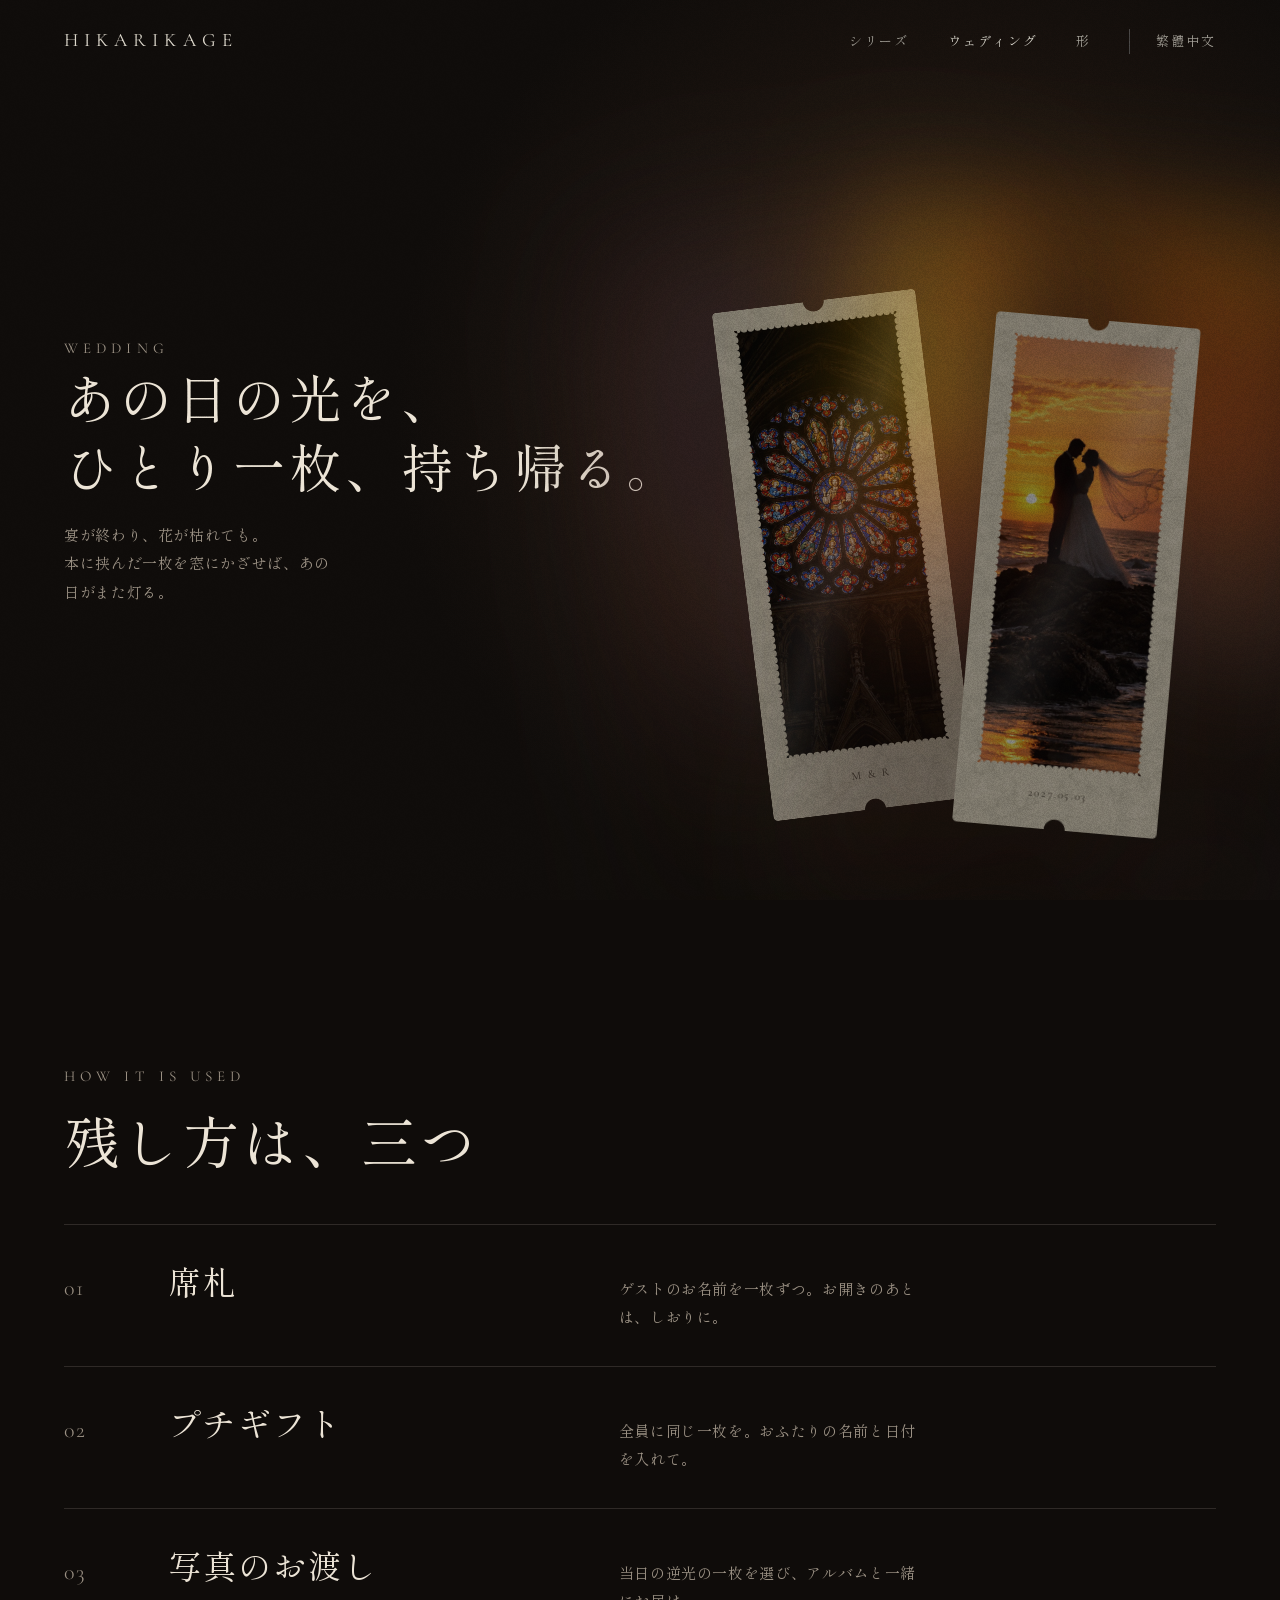
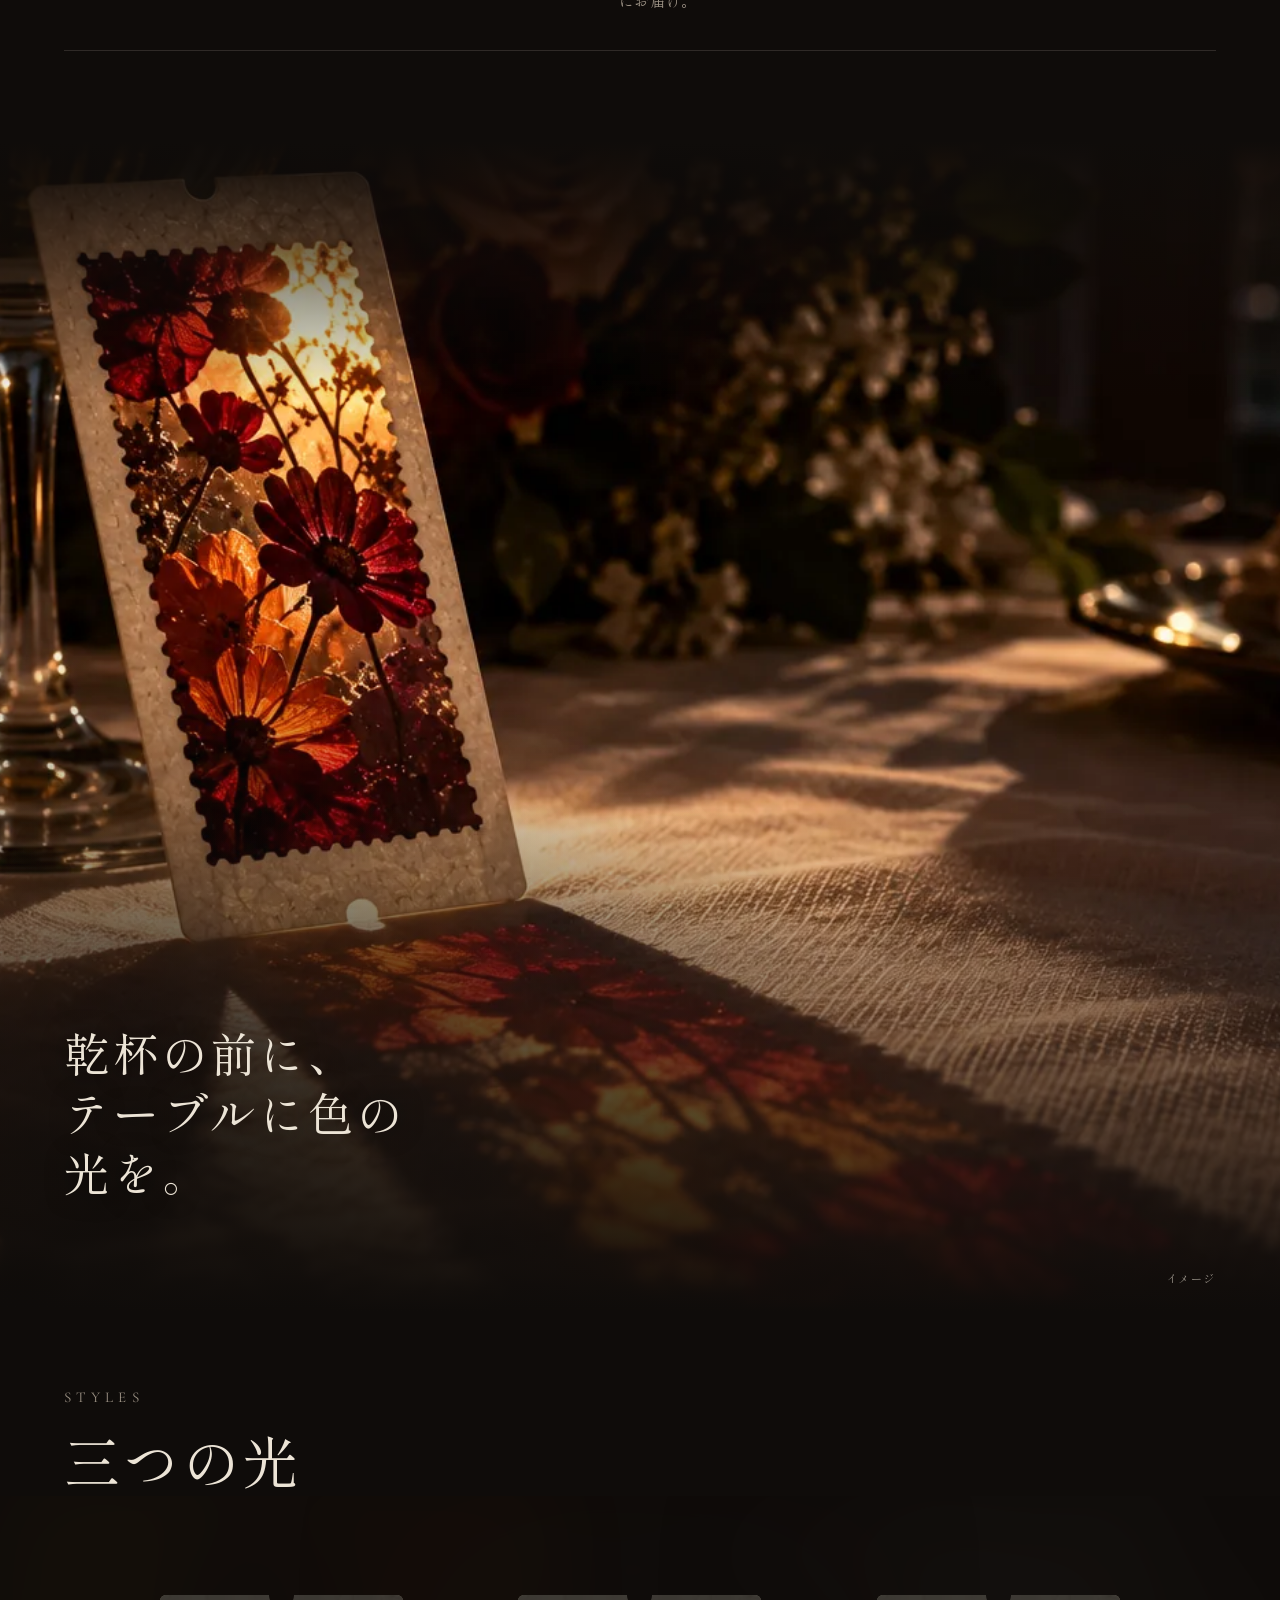
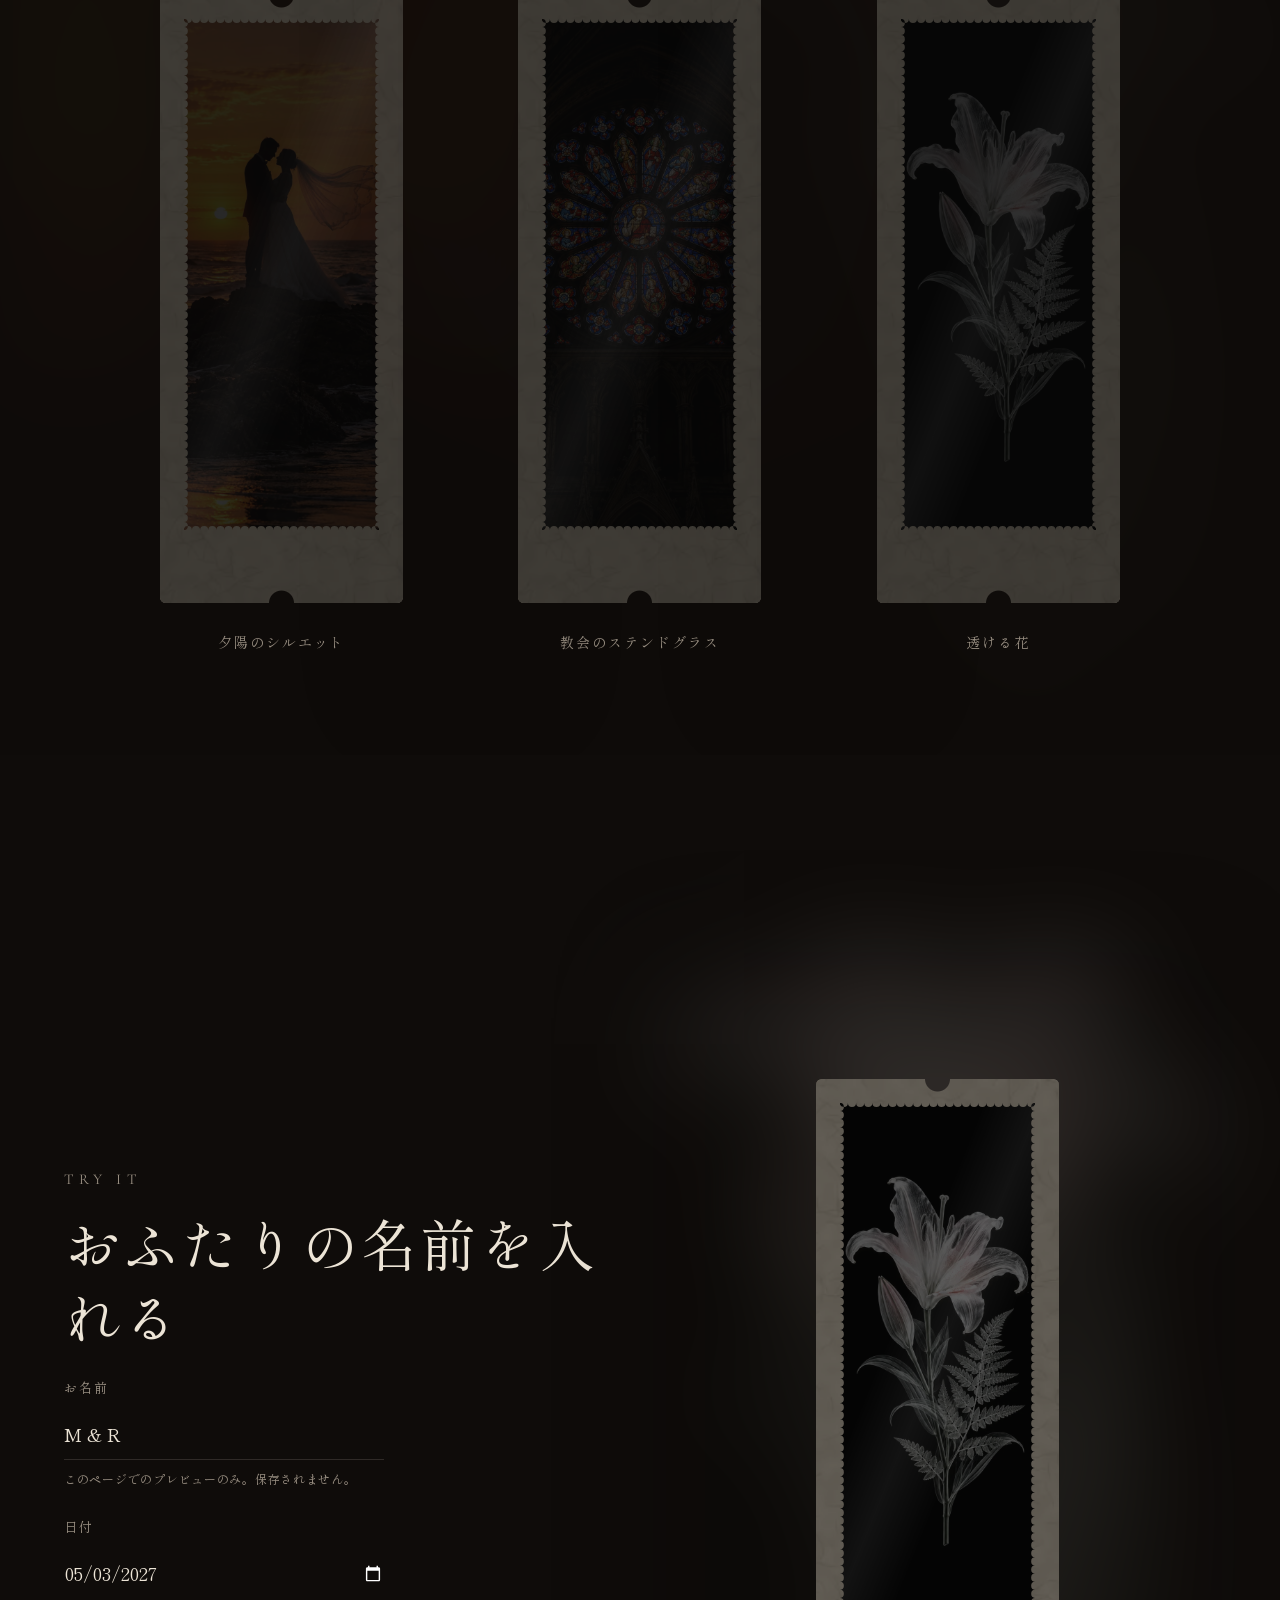
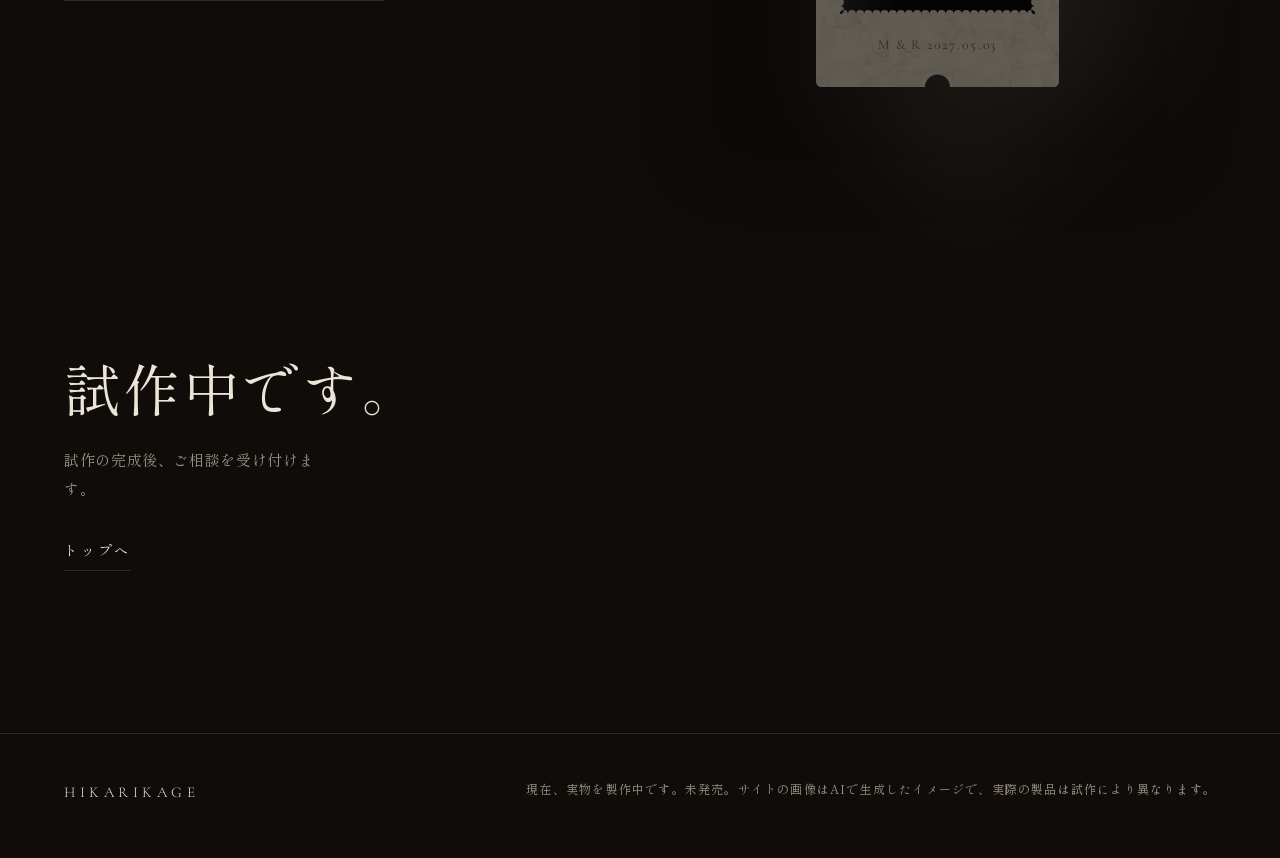
<file: site/ja/wedding/index.html>
<!doctype html>
<html lang="ja" data-assets="../../assets/">
<head>
<meta charset="utf-8">
<meta name="viewport" content="width=device-width, initial-scale=1">
<title>ウェディング Hikarikage</title>
<meta name="description" content="光にかざして、はじめて灯る透過フィルム。">
<meta property="og:title" content="ウェディング Hikarikage">
<meta property="og:description" content="光にかざして、はじめて灯る透過フィルム。">
<link rel="alternate" hreflang="zh-Hant" href="https://sssunwl.github.io/hikarikage/wedding/">
<link rel="alternate" hreflang="ja" href="https://sssunwl.github.io/hikarikage/ja/wedding/">
<link rel="icon" href="../../assets/icon.svg">
<link rel="preconnect" href="https://fonts.googleapis.com">
<link rel="preconnect" href="https://fonts.gstatic.com" crossorigin>
<link href="https://fonts.googleapis.com/css2?family=Cormorant+Garamond:wght@300;400&family=Shippori+Mincho:wght@400;500&display=swap" rel="stylesheet">
<link rel="stylesheet" href="../../assets/style.css">
<script>document.documentElement.classList.add('js')</script>
</head>
<body class="wedding">
<div class="grain"></div>
<div class="torch"></div>

<nav class="nav">
  <a class="nav__brand" href="../">HIKARIKAGE</a>
  <div class="nav__links">
    <a href="../#sea">シリーズ</a>
    <a href="../wedding/" aria-current="page">ウェディング</a>
    <a href="../formats/">形</a>
    <a class="nav__lang" href="../../wedding/" hreflang="zh-Hant">繁體中文</a>
  </div>
</nav>

<main>
  <section class="wed-hero">
    <div>
      <div class="kicker reveal">WEDDING</div>
      <h1 class="reveal" style="--i:1">あの日の光を、<br>ひとり一枚、持ち帰る。</h1>
      <p class="body reveal" style="--i:2">宴が終わり、花が枯れても。<br>本に挟んだ一枚を窓にかざせば、あの日がまた灯る。</p>
    </div>
    <div class="wed-hero__cards">
      <div data-film="f_rose" data-label="M &amp; R" data-alt="教会のステンドグラス" class="reveal" style="--i:2"></div>
      <div data-film="f_couple" data-label="2027.05.03" data-alt="夕陽のシルエット" class="reveal" style="--i:3"></div>
    </div>
  </section>

  <section class="uses">
    <div class="kicker reveal">HOW IT IS USED</div>
    <h2 class="section-title reveal" style="margin-bottom:48px">残し方は、三つ</h2>
    <div class="uses__row reveal"><b>01</b><h3>席札</h3><p>ゲストのお名前を一枚ずつ。お開きのあとは、しおりに。</p></div>
    <div class="uses__row reveal"><b>02</b><h3>プチギフト</h3><p>全員に同じ一枚を。おふたりの名前と日付を入れて。</p></div>
    <div class="uses__row reveal"><b>03</b><h3>写真のお渡し</h3><p>当日の逆光の一枚を選び、アルバムと一緒にお届け。</p></div>
  </section>

  <section class="scene">
    <img src="../../assets/scene/s_table.webp" alt="乾杯の前に、テーブルに色の光を。" loading="lazy">
    <div class="scene__text">
      <h2 class="reveal">乾杯の前に、<br>テーブルに色の光を。</h2>
    </div>
    <div class="scene__note">イメージ</div>
  </section>

  <section class="gallery">
    <div class="gallery__head">
      <div class="kicker reveal">STYLES</div>
      <h2 class="section-title reveal">三つの光</h2>
    </div>
    <div class="gallery__row">
      <figure class="gallery__item"><div data-film="f_couple" data-alt="夕陽のシルエット"></div><figcaption>夕陽のシルエット</figcaption></figure>
      <figure class="gallery__item"><div data-film="f_rose" data-alt="教会のステンドグラス"></div><figcaption>教会のステンドグラス</figcaption></figure>
      <figure class="gallery__item"><div data-film="f_lily" data-alt="透ける花"></div><figcaption>透ける花</figcaption></figure>
    </div>
  </section>

  <section class="make">
    <div>
      <div class="kicker reveal">TRY IT</div>
      <h2 class="section-title reveal">おふたりの名前を入れる</h2>
      <div class="field reveal">
        <label for="names">お名前</label>
        <input id="names" value="M &amp; R" maxlength="18" autocomplete="off">
        <small>このページでのプレビューのみ。保存されません。</small>
      </div>
      <div class="field reveal">
        <label for="date">日付</label>
        <input id="date" type="date" value="2027-05-03">
      </div>
    </div>
    <div class="make__preview">
      <div id="demo" data-film="f_lily" data-alt="透ける花"></div>
    </div>
  </section>

  <section class="wed-link" style="padding-top:8vh">
    <div>
      <h2 class="section-title reveal">試作中です。</h2>
      <p class="body reveal">試作の完成後、ご相談を受け付けます。</p>
      <a class="more reveal" href="../">トップへ</a>
    </div>
  </section>
</main>

<footer class="foot">
  <b>HIKARIKAGE</b>
  <span>現在、実物を製作中です。未発売。サイトの画像はAIで生成したイメージで、実際の製品は試作により異なります。</span>
</footer>

<script src="../../assets/main.js"></script>
</body>
</html>
</file>
<file: site/assets/style.css>
:root {
  --ink: #0d0c0b;
  --ink-2: #151311;
  --text: #ece4d6;
  --muted: #9b9184;
  --line: rgba(236, 228, 214, .14);
  --tint: 92, 176, 190;
  --serif: "Noto Serif TC", "Songti TC", serif;
  --latin: "Cormorant Garamond", "Noto Serif TC", serif;
  --gutter: clamp(20px, 5vw, 72px);
  --ease: cubic-bezier(.16, 1, .3, 1);
}

* { box-sizing: border-box; margin: 0; }
html { color-scheme: dark; background: var(--ink); -webkit-text-size-adjust: 100%; overflow-x: clip; }
body {
  background: var(--ink);
  color: var(--text);
  font-family: var(--serif);
  font-weight: 300;
  line-height: 1.9;
  letter-spacing: .04em;
  overflow-x: clip;
  -webkit-font-smoothing: antialiased;
}
body.wedding { --tint: 214, 150, 96; --ink: #0f0c0a; }
a { color: inherit; text-decoration: none; }
h1, h2, h3 { font-weight: 300; line-height: 1.3; letter-spacing: .06em; }
img { display: block; max-width: 100%; }

/* 全站質感:顆粒和跟著滑鼠走的微光 */
.grain {
  position: fixed; inset: 0; z-index: 30; pointer-events: none;
  background: url(noise.webp); opacity: .07; mix-blend-mode: overlay;
}
.torch {
  position: fixed; left: 0; top: 0; z-index: 29; pointer-events: none;
  width: 70vmax; height: 70vmax; margin: -35vmax 0 0 -35vmax;
  background: radial-gradient(closest-side, rgba(255, 238, 208, .09), transparent);
  opacity: 0; transition: opacity 1s;
}

.nav {
  position: fixed; inset: 0 0 auto; z-index: 20;
  display: flex; justify-content: space-between; align-items: baseline;
  padding: 22px var(--gutter);
  mix-blend-mode: difference;
}
.nav__brand { font-family: var(--latin); font-size: 19px; letter-spacing: .32em; }
.nav__links { display: flex; gap: clamp(18px, 3vw, 38px); font-size: 13px; letter-spacing: .16em; }
.nav__links a { opacity: .72; transition: opacity .3s; white-space: nowrap; }
.nav__lang { padding-left: clamp(14px, 2vw, 26px); border-left: 1px solid rgba(255, 255, 255, .34); }
html[lang="ja"] { --serif: "Shippori Mincho", "Hiragino Mincho ProN", serif; }
html[lang="ja"] body { font-weight: 400; }
.nav__links a:hover, .nav__links a[aria-current] { opacity: 1; }

/* ---------- 片 ---------- */
.film {
  --w: clamp(150px, 19vw, 270px);
  --lit: 0; --mx: .5; --rx: 0deg; --ry: 0deg;
  position: relative; flex: none;
  width: var(--w); aspect-ratio: 60 / 150;
  transform: perspective(900px) rotateX(var(--rx)) rotateY(var(--ry));
  transition: transform .9s var(--ease);
}
.film__cast {
  position: absolute; inset: -22% -70%; z-index: -1; pointer-events: none;
  background-position: center; background-size: cover;
  filter: blur(52px) saturate(1.5);
  opacity: calc(var(--lit) * .62);
  will-change: opacity;
}
.film__body {
  position: absolute; inset: 0; border-radius: 2.2% / .9%; overflow: hidden;
  background: #e8ddc8 url(paper.webp) center / cover;
  -webkit-mask:
    radial-gradient(circle at 50% 0, transparent 3.6%, #000 3.9%) top / 100% 51% no-repeat,
    radial-gradient(circle at 50% 100%, transparent 3.6%, #000 3.9%) bottom / 100% 51% no-repeat;
  mask:
    radial-gradient(circle at 50% 0, transparent 3.6%, #000 3.9%) top / 100% 51% no-repeat,
    radial-gradient(circle at 50% 100%, transparent 3.6%, #000 3.9%) bottom / 100% 51% no-repeat;
}
.film__body::after {
  content: ""; position: absolute; inset: 0;
  background: #0c0b0a; opacity: calc(.8 - var(--lit) * .74);
}
.film__win {
  position: absolute; z-index: 1; left: 10%; top: 4%; width: 80%; height: 84%;
  background: #0a0a0b;
  -webkit-mask: url(scallop.svg) center / 100% 100% no-repeat;
  mask: url(scallop.svg) center / 100% 100% no-repeat;
}
.film__win img { width: 100%; height: 100%; object-fit: cover; }
.film__win::before {
  content: ""; position: absolute; inset: 0; z-index: 1;
  background: #070707; opacity: calc(.9 - var(--lit) * .9);
}
.film__win::after {
  content: ""; position: absolute; inset: -20%; z-index: 2;
  background: linear-gradient(112deg, transparent 40%, rgba(255, 255, 255, .15) 50%, transparent 60%);
  transform: translateX(calc((var(--mx) - .5) * 60%));
  opacity: calc(.25 + var(--lit) * .5); mix-blend-mode: screen;
}
.film__label {
  position: absolute; z-index: 2; left: 0; right: 0; top: 91%;
  text-align: center; color: #2f2a23;
  font-family: var(--latin); font-size: calc(var(--w) * .056);
  letter-spacing: .14em; white-space: nowrap;
}

/* ---------- 首屏 ---------- */
.hero { position: relative; height: 280vh; }
.hero__stick {
  position: sticky; top: 0; height: 100vh; height: 100dvh; overflow: hidden;
  display: grid; grid-template-columns: 1fr 1fr; align-items: center;
  padding: 0 var(--gutter);
  background: radial-gradient(70% 90% at 72% 50%, #1b1815 0, var(--ink) 72%);
}
.hero__beam {
  position: absolute; inset: -30% -20%; pointer-events: none;
  background: linear-gradient(100deg, transparent 54%, rgba(255, 233, 196, .22) 62%, rgba(255, 233, 196, .05) 72%, transparent 80%);
  clip-path: polygon(100% 0, 100% 34%, 64% 54%, 64% 46%);
  filter: blur(14px);
  opacity: var(--p, 0);
}
.hero__dust { position: absolute; inset: 0; width: 100%; height: 100%; pointer-events: none; }
.hero__text { position: relative; z-index: 2; max-width: 30ch; }
.hero__swap { display: grid; }
.hero__swap > * { grid-area: 1 / 1; }
.hero h1 { font-size: clamp(38px, 6vw, 86px); letter-spacing: .1em; line-height: 1.25; }
.hero__sub { margin-top: 24px; color: var(--muted); font-size: clamp(14px, 1.2vw, 17px); }
.hero__after { opacity: 0; }
.hero__after strong { display: block; font-family: var(--latin); font-weight: 300; font-size: clamp(34px, 5.2vw, 76px); letter-spacing: .2em; line-height: 1.2; }
.hero__after span { display: block; margin-top: 18px; color: var(--muted); letter-spacing: .3em; font-size: 14px; }
.hero__card { position: relative; z-index: 1; display: grid; place-items: center; }
.hero .film { --w: clamp(170px, 21vw, 300px); }
.hero__cue {
  position: absolute; left: var(--gutter); bottom: 26px;
  font-size: 12px; letter-spacing: .3em; color: var(--muted);
  animation: breathe 3.4s ease-in-out infinite;
}
@keyframes breathe { 50% { opacity: .35; } }

/* ---------- 共用段落 ---------- */
.reveal { opacity: 0; transform: translateY(46px); transition: opacity 1.5s var(--ease), transform 1.5s var(--ease); transition-delay: calc(var(--i, 0) * 140ms); }
.reveal.in { opacity: 1; transform: none; }
html:not(.js) .reveal { opacity: 1; transform: none; }

.words { padding: 26vh var(--gutter) 22vh; max-width: 1200px; }
.words p {
  font-size: clamp(25px, 4vw, 54px); line-height: 1.6; letter-spacing: .08em;
  margin-bottom: .9em; color: var(--text);
}
.words p:nth-child(2) { padding-left: clamp(0px, 14vw, 240px); }
.words p:nth-child(3) { padding-left: clamp(0px, 6vw, 110px); color: var(--muted); }

.kicker { font-family: var(--latin); font-size: 15px; letter-spacing: .34em; color: var(--muted); }
.section-title { font-size: clamp(30px, 4.4vw, 62px); margin-top: 12px; }
.body { color: var(--muted); max-width: 34ch; margin-top: 22px; font-size: 15px; }

/* ---------- 海:深度 ---------- */
.depth { position: relative; height: 480vh; --tint: 70, 170, 188; }
.depth__stick {
  position: sticky; top: 0; height: 100vh; height: 100dvh; overflow: hidden;
  display: grid; grid-template-columns: minmax(0, 5fr) minmax(0, 7fr); align-items: center;
  padding: 0 var(--gutter);
  background: linear-gradient(180deg, rgba(26, 86, 98, calc(.56 - var(--d, 0) * .56)), transparent 80%);
}
.depth__meter { font-family: var(--latin); font-size: clamp(76px, 13vw, 190px); line-height: 1; margin-top: 18px; letter-spacing: .02em; font-variant-numeric: lining-nums; }
.depth__line { min-height: 4em; margin-top: 12px; max-width: 26ch; color: var(--muted); }
.depth__fan { position: relative; height: 76vh; display: grid; place-items: center; }
.depth__fan .film { --w: clamp(128px, 15vw, 214px); position: absolute; }

/* ---------- 雙片 zig-zag ---------- */
.pair {
  display: grid; grid-template-columns: 1fr 1fr; gap: clamp(30px, 6vw, 110px);
  align-items: center; padding: 16vh var(--gutter);
  max-width: 1400px; margin: 0 auto;
}
.pair--flip .pair__media { order: 2; }
.pair__media { display: flex; justify-content: center; gap: clamp(22px, 5vw, 70px); padding: 6vh 0; }
.pair__media .film:nth-child(2) { margin-top: 12vh; }

/* ---------- 全幅場景 ---------- */
.scene { position: relative; height: 130vh; overflow: hidden; }
.scene img { position: absolute; inset: -8% 0; width: 100%; height: 116%; object-fit: cover; transform: scale(var(--z, 1.12)); }
.scene__text {
  position: absolute; left: var(--gutter); bottom: 12vh; max-width: 24em;
  text-shadow: 0 1px 24px rgba(0, 0, 0, .7);
}
.scene__text h2 { font-size: clamp(26px, 3.6vw, 50px); }
.scene__note { position: absolute; right: var(--gutter); bottom: 22px; font-size: 11px; letter-spacing: .14em; color: rgba(236, 228, 214, .6); }
.scene::after { content: ""; position: absolute; inset: 0; background: linear-gradient(180deg, var(--ink), transparent 22%, transparent 56%, var(--ink)), radial-gradient(60% 46% at 12% 88%, rgba(13, 12, 11, .78), transparent); }
.scene__text, .scene__note { z-index: 1; }

/* ---------- 婚宴入口 ---------- */
.wed-link {
  --tint: 214, 150, 96;
  display: grid; grid-template-columns: 1.15fr .85fr; align-items: center;
  gap: 40px; padding: 18vh var(--gutter); max-width: 1400px; margin: 0 auto;
}
.wed-link .film { justify-self: center; }
.more {
  display: inline-block; margin-top: 34px; padding-bottom: 6px;
  border-bottom: 1px solid var(--line); letter-spacing: .2em; font-size: 14px;
  transition: border-color .4s, transform .4s var(--ease);
}
.more:hover { border-color: var(--text); transform: translateX(6px); }
.more:active { transform: translateX(6px) scale(.98); }

.foot {
  border-top: 1px solid var(--line); padding: 44px var(--gutter) 52px;
  display: flex; justify-content: space-between; gap: 30px; flex-wrap: wrap;
  font-size: 12px; color: var(--muted); letter-spacing: .1em;
}
.foot b { font-family: var(--latin); font-weight: 300; letter-spacing: .3em; color: var(--text); font-size: 15px; }

/* ---------- 婚宴分頁 ---------- */
.wed-hero {
  position: relative; min-height: 100vh; min-height: 100dvh;
  display: grid; grid-template-columns: 1fr 1fr; align-items: center; gap: 30px;
  padding: 90px var(--gutter) 50px; overflow: hidden;
  background: radial-gradient(60% 80% at 74% 46%, #2a1c13 0, var(--ink) 72%);
}
.wed-hero h1 { font-size: clamp(31px, 4.1vw, 64px); letter-spacing: .08em; white-space: nowrap; }
.wed-hero__cards { position: relative; height: min(74vh, 620px); }
.wed-hero__cards .film { --w: clamp(136px, 16vw, 230px); position: absolute; top: 50%; left: 50%; }
.wed-hero__cards .film:nth-child(1) { margin: -34% 0 0 -44%; rotate: -7deg; }
.wed-hero__cards .film:nth-child(2) { margin: -30% 0 0 2%; rotate: 5deg; }

.uses { padding: 18vh var(--gutter) 10vh; max-width: 1280px; margin: 0 auto; }
.uses__row {
  display: grid; grid-template-columns: 5rem 1fr 1.4fr; gap: 24px;
  padding: 34px 0; border-top: 1px solid var(--line); align-items: baseline;
}
.uses__row:last-child { border-bottom: 1px solid var(--line); }
.uses__row b { font-family: var(--latin); font-weight: 300; font-size: 22px; color: var(--muted); }
.uses__row h3 { font-size: clamp(22px, 2.6vw, 34px); }
.uses__row p { color: var(--muted); font-size: 15px; max-width: 38ch; }

.make { display: grid; grid-template-columns: 1fr 1fr; align-items: center; gap: 40px; padding: 14vh var(--gutter); max-width: 1280px; margin: 0 auto; }
.make__preview { display: grid; place-items: center; padding: 6vh 0; }
.field { display: grid; gap: 8px; margin-top: 24px; max-width: 320px; }
.field label { font-size: 13px; letter-spacing: .14em; color: var(--muted); }
.field input {
  background: transparent; border: 0; border-bottom: 1px solid var(--line);
  color: var(--text); font: inherit; font-size: 18px; padding: 8px 0; border-radius: 0; outline: 0;
  transition: border-color .3s;
}
.field input:focus { border-color: var(--text); }
.field small { font-size: 12px; color: var(--muted); letter-spacing: .06em; }

.gallery { padding: 8vh 0 16vh; }
.gallery__head { padding: 0 var(--gutter); }
.gallery__row {
  display: flex; gap: clamp(50px, 9vw, 150px); overflow-x: auto; scroll-snap-type: x proximity;
  padding: 11vh max(var(--gutter), calc(50vw - 480px)); scrollbar-width: none;
}
.gallery__row::-webkit-scrollbar { display: none; }
.gallery__item { flex: none; scroll-snap-align: center; }
.gallery__item figcaption { margin-top: 26px; text-align: center; font-size: 14px; color: var(--muted); letter-spacing: .14em; }

/* ---------- 沖繩:橫向捲動 ---------- */
.strip { position: relative; height: 560vh; --tint: 208, 120, 74; }
.strip__stick {
  position: sticky; top: 0; height: 100vh; height: 100dvh; overflow: hidden;
  display: grid; grid-template-columns: minmax(280px, 30vw) 1fr; align-items: center;
  background: radial-gradient(70% 90% at 70% 50%, #2a1810 0, var(--ink) 74%);
}
.strip__head { position: relative; z-index: 2; padding-left: var(--gutter); }
.strip__row {
  display: flex; align-items: center; gap: clamp(60px, 9vw, 140px);
  padding: 0 34vw 0 6vw; width: max-content;
  will-change: transform;
}
.strip__item { flex: none; }
.strip__item .film { --w: clamp(150px, 17vw, 244px); }
.strip__item figcaption { margin-top: 22px; max-width: calc(clamp(150px, 17vw, 244px) + 40px); }
.strip__item b { display: block; font-weight: 400; font-size: 19px; letter-spacing: .12em; }
.strip__item span { display: block; color: var(--muted); font-size: 13px; line-height: 1.7; margin-top: 4px; }

/* ---------- 格式 ---------- */
.card {
  --lit: 0; --mx: .5; --rx: 0deg; --ry: 0deg;
  --mm: clamp(2.4px, .24vw, 3.5px);
  position: relative; flex: none;
  width: calc(var(--cw) * var(--mm)); height: calc(var(--ch) * var(--mm));
  transform: perspective(1100px) rotateX(var(--rx)) rotateY(var(--ry));
  transition: transform .9s var(--ease);
  color: #2f2a23; font-family: var(--latin);
}
.card--dark { color: #e8ddc8; }
.card__cast {
  position: absolute; inset: -14%; z-index: -1; pointer-events: none;
  background-position: center; background-size: cover;
  filter: blur(44px) saturate(1.5); opacity: calc(var(--lit) * .5);
  will-change: opacity;
}
.card__body { position: absolute; inset: 0; border-radius: calc(var(--mm) * 2); background: #e8ddc8 url(paper.webp) center / 300px; overflow: hidden; }
.card__body--dark { background: #15171c; }
.card__body::after { content: ""; position: absolute; inset: 0; background: #0c0b0a; opacity: calc(.78 - var(--lit) * .72); }
.card__body--dark::after { opacity: 0; }
.card__win {
  position: absolute; z-index: 1; background: #0a0a0b;
  -webkit-mask-size: 100% 100%; mask-size: 100% 100%; -webkit-mask-repeat: no-repeat; mask-repeat: no-repeat;
}
.card__win--round { border-radius: calc(var(--mm) * 1.6); overflow: hidden; }
.card__win img { width: 100%; height: 100%; object-fit: cover; }
.card__win::before { content: ""; position: absolute; inset: 0; z-index: 1; background: #070707; opacity: calc(.9 - var(--lit) * .9); }
.card__win::after {
  content: ""; position: absolute; inset: -20%; z-index: 2;
  background: linear-gradient(112deg, transparent 42%, rgba(255, 255, 255, .13) 50%, transparent 58%);
  transform: translateX(calc((var(--mx) - .5) * 60%));
  opacity: calc(.2 + var(--lit) * .5); mix-blend-mode: screen;
}
.card__text { position: absolute; z-index: 2; opacity: calc(.35 + var(--lit) * .65); line-height: 1.25; letter-spacing: .1em; font-size: calc(var(--mm) * 2.3); }
.card__text.tiny { font-size: calc(var(--mm) * 3); letter-spacing: .14em; line-height: 1.45; }
.card__text.big { font-size: calc(var(--mm) * 4.6); letter-spacing: .12em; }
.card__text.huge { font-family: var(--serif); font-size: calc(var(--mm) * 11); letter-spacing: .08em; line-height: 1.1; }
.card__cut { position: absolute; z-index: 3; opacity: .5; }
.card__cut--y { left: 0; right: 0; border-top: 1px dashed currentColor; }
.card__cut--x { top: 0; bottom: 0; border-left: 1px dashed currentColor; }
.stamp { display: block; width: calc(var(--mm) * 18); height: calc(var(--mm) * 22); border: 1px solid currentColor; opacity: .6; }
.rule { display: block; height: calc(var(--mm) * 9); border-bottom: 1px solid currentColor; opacity: .5; }
.cal strong { font-weight: 300; font-size: calc(var(--mm) * 13); line-height: 1; }
.cal span { display: block; font-size: calc(var(--mm) * 3); letter-spacing: .14em; margin-top: calc(var(--mm) * 1); }
.cal__grid { display: grid; grid-template-columns: repeat(7, 1fr); margin-top: calc(var(--mm) * 3); text-align: center; font-size: calc(var(--mm) * 3); line-height: 1.75; }
.cal__grid i { font-style: normal; opacity: .55; }
.cal__grid b { font-weight: 400; }
.fmt { margin: 0; }
.fmt figcaption { margin-top: 18px; display: grid; gap: 1px; font-size: 13px; color: var(--muted); letter-spacing: .08em; line-height: 1.6; }
.fmt figcaption b { font-weight: 400; color: var(--text); font-size: 15px; }
.fmt-hero { min-height: 62vh; display: flex; flex-direction: column; justify-content: flex-end; padding: 130px var(--gutter) 6vh; }
.fmt-hero h1 { font-size: clamp(34px, 5vw, 72px); margin-top: 12px; }
.fmt-hero .body { max-width: 44ch; }
.fmt-group { padding: 8vh var(--gutter); max-width: 1500px; margin: 0 auto; }
.fmt-group h2 { font-weight: 300; }
.fmt-group__row { display: flex; flex-wrap: wrap; gap: clamp(48px, 6vw, 96px) clamp(40px, 5vw, 84px); align-items: flex-end; margin-top: 42px; }
.fmt-link { display: grid; grid-template-columns: 1fr 1.2fr; gap: 40px; align-items: center; padding: 14vh var(--gutter); max-width: 1400px; margin: 0 auto; }
.fmt-link__cards { display: flex; gap: clamp(30px, 5vw, 70px); align-items: center; justify-content: center; }
.fmt-link figcaption { display: none; }

@media (max-width: 767px) {
  .nav__links { gap: 12px; font-size: 12px; letter-spacing: .06em; }
  html[lang="ja"] .nav__brand { font-size: 12px; letter-spacing: .14em; }
  html[lang="ja"] .nav__links { gap: 9px; font-size: 11px; letter-spacing: 0; }
  html[lang="ja"] .nav__lang { padding-left: 9px; }
  html[lang="ja"] .wed-hero h1 { font-size: 25px; letter-spacing: .03em; }
  html[lang="ja"] .hero h1 { font-size: 36px; }
  .nav__lang { padding-left: 12px; }
  .strip__stick { grid-template-columns: 1fr; grid-template-rows: auto minmax(0, 1fr); padding-top: 84px; align-items: start; }
  .strip__head { padding-right: var(--gutter); }
  .strip__head .body { margin-top: 8px; font-size: 13px; max-width: none; }
  .strip__row { align-self: center; padding: 0 30vw 0 var(--gutter); gap: 42px; }
  .strip__item .film { --w: min(40vw, 25dvh); }
  .strip__item figcaption { max-width: 54vw; }
  .card { --mm: calc((100vw - 44px) / 182); }
  .fmt-group__row { justify-content: flex-start; }
  .card[style*="--ch:1"]:not([style*="--cw:1"]) { --mm: 2.3px; }
  .card[style*="--cw:100"] { --mm: 3px; }
  .fmt-link { grid-template-columns: 1fr; padding-top: 10vh; padding-bottom: 10vh; }
  .fmt-link__cards { flex-wrap: wrap; }
  .nav { padding-top: 16px; padding-bottom: 16px; }
  .nav__brand { font-size: 15px; letter-spacing: .26em; }
  .hero__stick {
    grid-template-columns: 1fr; grid-template-rows: auto 1fr;
    padding-top: 92px; padding-bottom: 54px; align-items: start;
    background: radial-gradient(90% 60% at 50% 66%, #1b1815 0, var(--ink) 74%);
  }
  .hero__card { align-self: center; }
  .hero .film { --w: min(40vw, 25dvh); }
  .hero__sub { margin-top: 12px; }
  .hero__beam { display: none; }
  .words { padding: 18vh var(--gutter) 14vh; }
  .words p:nth-child(n) { padding-left: 0; }
  .depth__stick { grid-template-columns: 1fr; grid-template-rows: auto minmax(0, 1fr); padding-top: 84px; align-items: start; gap: 0; }
  .depth__meter { font-size: 64px; margin-top: 8px; }
  .depth__line { min-height: 3.8em; font-size: 14px; margin-top: 4px; }
  .depth__fan { height: 100%; }
  .depth__fan .film { --w: min(34vw, 22dvh); }
  .pair, .wed-link, .wed-hero, .make { grid-template-columns: 1fr; padding-top: 10vh; padding-bottom: 10vh; }
  .wed-hero { padding-top: 96px; }
  .wed-hero__cards { height: 62vw; min-height: 300px; }
  .wed-hero__cards .film { --w: 32vw; }
  .pair--flip .pair__media { order: 0; }
  .pair__media .film { --w: 36vw; }
  .scene { height: 100vh; }
  .scene img { object-position: 60% center; }
  .uses__row { grid-template-columns: 1fr; gap: 8px; }
  .make { order: 0; }
  .gallery__item .film { --w: 46vw; }
}

@media (prefers-reduced-motion: reduce) {
  .reveal { transition: none; opacity: 1; transform: none; }
  .hero__cue { animation: none; }
  .film { transition: none; }
}
</file>
